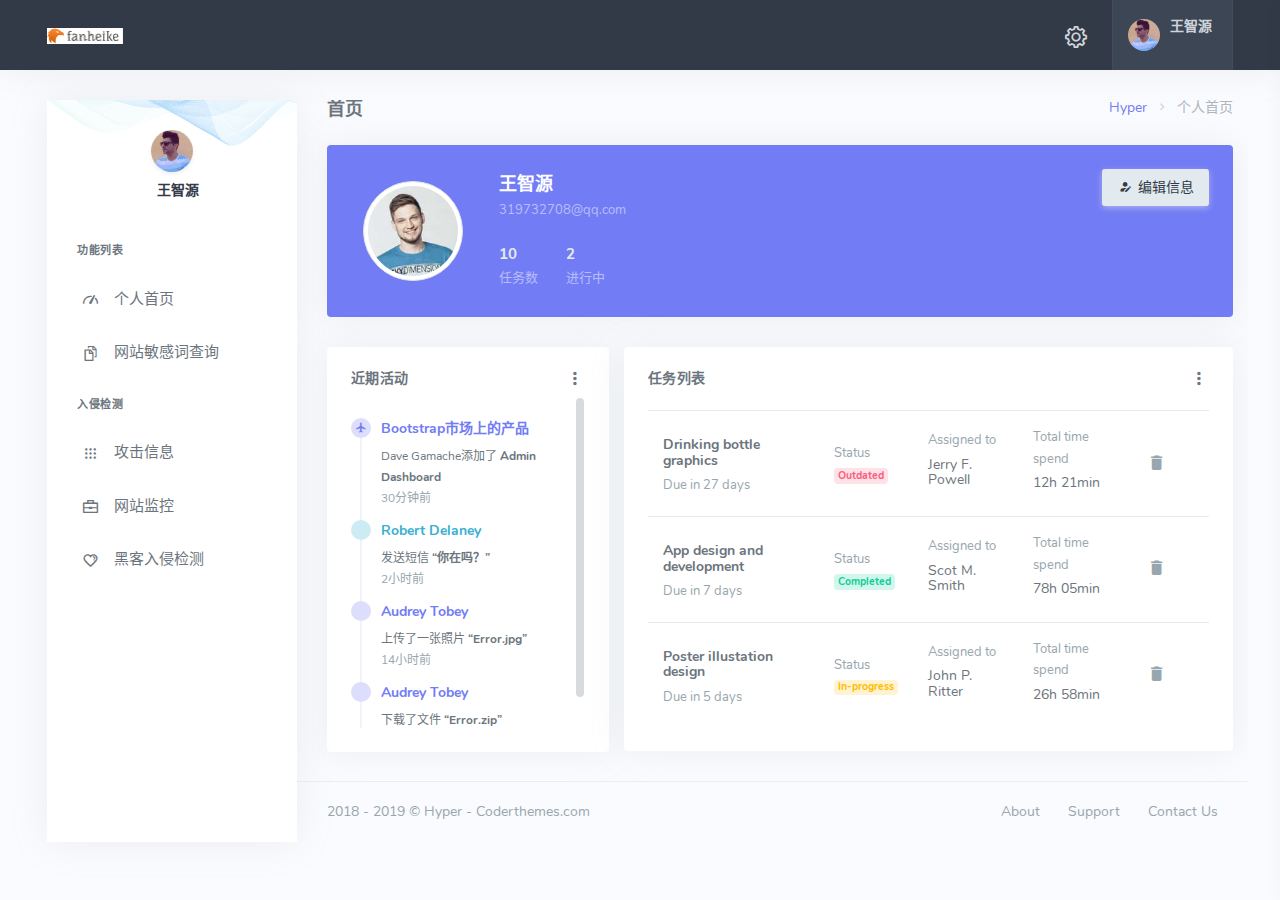
<file: src/main/webapp/index.html>
<!DOCTYPE html>
<html lang="zh-CN">

    <head>
        <meta charset="utf-8" />
        <title>首页</title>
        <meta name="viewport" content="width=device-width, initial-scale=1.0">
        <!-- App favicon -->
        <link rel="shortcut icon" href="assets/images/favicon.ico">

        <!-- App css -->
        <link href="assets/css/icons.min.css" rel="stylesheet" type="text/css" />
        <link href="assets/css/app.min.css" rel="stylesheet" type="text/css" />

    </head>

    <body>

    <!--modal start-->
    <div id="info-modal" class="modal fade" tabindex="-1" role="dialog" aria-hidden="true">
        <div class="modal-dialog">
            <div class="modal-content">
                <div class="modal-body">
                    <div class="text-center mt-2 mb-4">
                        <a href="index.html" class="text-success">
                            <span><img src="assets/images/logo-light.png" alt="" height="18"></span>
                        </a>
                    </div>
                    <form class="pl-3 pr-3" action="#">

                        <div class="form-group">
                            <label for="username">用户名</label>
                            <input class="form-control" type="text" id="username" required="" placeholder="">
                        </div>

                        <div class="form-group">
                            <label for="password">密码</label>
                            <input class="form-control" type="password" id="password" required="" placeholder="">
                        </div>

                        <div class="form-group">
                            <label for="email">邮箱</label>
                            <input class="form-control" type="email" id="email" required="" placeholder="">
                        </div>

                        <div class="form-group">
                            <label for="tel">联系方式</label>
                            <input class="form-control" type="tel" id="tel" required="" placeholder="">
                        </div>

                        <div class="form-group text-center">
                            <button class="btn btn-primary" type="submit">修改</button>
                        </div>

                    </form>
                </div>
            </div>
        </div>
    </div>
    <!--modal end-->

        <!-- Topbar Start -->
        <div class="navbar-custom topnav-navbar">
            <div class="container-fluid">
                <!-- LOGO -->
                <a href="index.html" class="topnav-logo">
                    <span class="topnav-logo-lg">
                        <img src="assets/images/logo-light.png" alt="" height="16">
                    </span>
                    <span class="topnav-logo-sm">
                        <img src="assets/images/logo_sm.png" alt="" height="16">
                    </span>
                </a>

                <ul class="list-unstyled topbar-right-menu float-right mb-0">
                    <li class="dropdown notification-list">
                        <a class="nav-link right-bar-toggle" href="javascript: void(0);">
                            <i class="dripicons-gear noti-icon"></i>
                        </a>
                    </li>
    
                    <li class="dropdown notification-list">
                        <a class="nav-link dropdown-toggle nav-user arrow-none mr-0" data-toggle="dropdown" id="topbar-userdrop" href="#" role="button" aria-haspopup="true"
                            aria-expanded="false">
                            <span class="account-user-avatar"> 
                                <img src="assets/images/users/avatar-1.jpg" alt="user-image" class="rounded-circle">
                            </span>
                            <span>
                                <span class="account-user-name">王智源</span>
                            </span>
                        </a>
                        <div class="dropdown-menu dropdown-menu-right dropdown-menu-animated topbar-dropdown-menu profile-dropdown" aria-labelledby="topbar-userdrop">
                            <!-- item-->
                            <div class=" dropdown-header noti-title">
                                <h6 class="text-overflow m-0">欢迎！</h6>
                            </div>
    
                            <!-- item-->
                            <a href="javascript:void(0);" class="dropdown-item notify-item">
                                <i class="mdi mdi-account-circle mr-1"></i>
                                <span>我的账户</span>
                            </a>
    
                            <!-- item-->
                            <a href="javascript:void(0);" class="dropdown-item notify-item">
                                <i class="mdi mdi-account-edit mr-1"></i>
                                <span>设置</span>
                            </a>
    
                            <!-- item-->
                            <a href="javascript:void(0);" class="dropdown-item notify-item">
                                <i class="mdi mdi-lifebuoy mr-1"></i>
                                <span>支持</span>
                            </a>
    
                            <!-- item-->
                            <a href="javascript:void(0);" class="dropdown-item notify-item">
                                <i class="mdi mdi-lock-outline mr-1"></i>
                                <span>锁定屏幕</span>
                            </a>
    
                            <!-- item-->
                            <a href="javascript:void(0);" class="dropdown-item notify-item">
                                <i class="mdi mdi-logout mr-1"></i>
                                <span>退出</span>
                            </a>
    
                        </div>
                    </li>

                </ul>
                <a class="button-menu-mobile disable-btn">
                    <div class="lines">
                        <span></span>
                        <span></span>
                        <span></span>
                    </div>
                </a>

            </div>
        </div>
        <!-- end Topbar -->


        <div class="container-fluid">

            <!-- Begin page -->
            <div class="wrapper">

                <!-- ============================================================== -->
                
                <!-- Start Page Content here -->
                <!-- ============================================================== -->

                <!-- Start Content-->

                <!-- ========== Left Sidebar Start ========== -->
                <div class="left-side-menu">

                    <div class="leftbar-user">
                        <a href="#">
                            <img src="assets/images/users/avatar-1.jpg" alt="user-image" height="42" class="rounded-circle shadow-sm">
                            <span class="leftbar-user-name">王智源</span>
                        </a>
                    </div>

                    <!--- Sidemenu -->
                    <ul class="metismenu side-nav">

                        <li class="side-nav-title side-nav-item">功能列表</li>

                        <li class="side-nav-item">
                            <a href="javascript: void(0);" class="side-nav-link">
                                <i class="dripicons-meter"></i>
                                <span> 个人首页 </span>
                            </a>
                        </li>
        
                        <li class="side-nav-item">
                            <a href="javascript: void(0);" class="side-nav-link">
                                <i class="dripicons-copy"></i>
                                <span> 网站敏感词查询 </span>
                            </a>
                        </li>

                        <li class="side-nav-title side-nav-item mt-1">入侵检测</li>

                        <li class="side-nav-item">
                            <a href="javascript: void(0);" class="side-nav-link">
                                <i class="dripicons-view-apps"></i>
                                <span> 攻击信息 </span>
                            </a>
                        </li>

                        <li class="side-nav-item">
                            <a href="javascript: void(0);" class="side-nav-link">
                                <i class="dripicons-briefcase"></i>
                                <span>网站监控</span>
                            </a>
                        </li>

                        <li class="side-nav-item">
                            <a href="widgets.html" class="side-nav-link">
                                <i class="dripicons-heart"></i>
                                <!--<span class="badge badge-light float-right">New</span>-->
                                <span>黑客入侵检测</span>
                            </a>
                        </li>
                    </ul>

                    <!-- End Sidebar -->
                    <div class="clearfix"></div>
                    <!-- Sidebar -left -->

                </div>
                <!-- Left Sidebar End -->

                <div class="content-page">
                    <div class="content">

                        <!-- start page title -->
                        <div class="row">
                            <div class="col-12">
                                <div class="page-title-box">
                                    <div class="page-title-right">
                                        <ol class="breadcrumb m-0">
                                            <li class="breadcrumb-item"><a href="javascript: void(0);">Hyper</a></li>

                                            <li class="breadcrumb-item active">个人首页</li>
                                        </ol>
                                    </div>
                                    <h4 class="page-title">首页</h4>
                                </div> <!-- end page-title-box -->
                            </div> <!-- end col-->
                        </div>

                        <div class="row">
                            <div class="col-sm-12">
                                <!-- Profile -->
                                <div class="card bg-primary">
                                    <div class="card-body profile-user-box">

                                        <div class="row">
                                            <div class="col-sm-8">
                                                <div class="media">
                                                    <span class="float-left m-2 mr-4"><img src="assets/images/users/avatar-2.jpg" style="height: 100px;" alt="" class="rounded-circle img-thumbnail"></span>
                                                    <div class="media-body">

                                                        <h4 class="mt-1 mb-1 text-white">王智源</h4>
                                                        <p class="font-13 text-white-50"> 319732708@qq.com</p>

                                                        <ul class="mb-0 list-inline text-light">
                                                            <li class="list-inline-item mr-3">
                                                                <h5 class="mb-1">10</h5>
                                                                <p class="mb-0 font-13 text-white-50">任务数</p>
                                                            </li>
                                                            <li class="list-inline-item">
                                                                <h5 class="mb-1">2</h5>
                                                                <p class="mb-0 font-13 text-white-50">进行中</p>
                                                            </li>
                                                        </ul>
                                                    </div> <!-- end media-body-->
                                                </div>
                                            </div> <!-- end col-->

                                            <div class="col-sm-4">
                                                <div class="text-center mt-sm-0 mt-3 text-sm-right">
                                                    <button type="button" class="btn btn-light" data-toggle="modal" data-target="#info-modal">
                                                        <i class="mdi mdi-account-edit mr-1"></i>编辑信息
                                                    </button>
                                                </div>
                                            </div> <!-- end col-->
                                        </div> <!-- end row -->

                                    </div> <!-- end card-body/ profile-user-box-->
                                </div><!--end profile/ card -->
                            </div> <!-- end col-->
                        </div>

                        
                    <div class="row">
                        <div class="col-lg-4">
                            <div class="card">
                                <div class="card-body">
                                    <div class="dropdown float-right">
                                        <a href="#" class="dropdown-toggle arrow-none card-drop" data-toggle="dropdown" aria-expanded="false">
                                            <i class="mdi mdi-dots-vertical"></i>
                                        </a>
                                        <div class="dropdown-menu dropdown-menu-right" x-placement="bottom-end" style="position: absolute; will-change: transform; top: 0px; left: 0px; transform: translate3d(20px, 22px, 0px);">
                                            <!-- item-->
                                            <a href="javascript:void(0);" class="dropdown-item"><font style="vertical-align: inherit;"><font style="vertical-align: inherit;">设置</font></font></a>
                                            <!-- item-->
                                            <a href="javascript:void(0);" class="dropdown-item"><font style="vertical-align: inherit;"><font style="vertical-align: inherit;">操作</font></font></a>
                                        </div>
                                    </div>
                                    <h4 class="header-title mb-2"><font style="vertical-align: inherit;"><font style="vertical-align: inherit;">近期活动</font></font></h4>

                                    <div class="slimScrollDiv" style="position: relative; overflow: hidden; width: auto; height: 456px;"><div class="slimscroll" style="max-height: 330px; overflow: hidden; width: auto; height: 456px;">
                                        <div class="timeline-alt pb-0">
                                            
                                            <div class="timeline-item">
                                                <i class="mdi mdi-airplane bg-primary-lighten text-primary timeline-icon"></i>
                                                <div class="timeline-item-info">
                                                    <a href="#" class="text-primary font-weight-bold mb-1 d-block"><font style="vertical-align: inherit;"><font style="vertical-align: inherit;">Bootstrap市场上的产品</font></font></a>
                                                    <small><font style="vertical-align: inherit;"><font style="vertical-align: inherit;">Dave Gamache添加了
                                                         </font></font><span class="font-weight-bold"><font style="vertical-align: inherit;"><font style="vertical-align: inherit;">Admin Dashboard</font></font></span>
                                                    </small>
                                                    <p class="mb-0 pb-2">
                                                        <small class="text-muted"><font style="vertical-align: inherit;"><font style="vertical-align: inherit;">30分钟前</font></font></small>
                                                    </p>
                                                </div>
                                            </div>

                                            <div class="timeline-item">
                                                <i class="mdi mdi-microphone bg-info-lighten text-info timeline-icon"></i>
                                                <div class="timeline-item-info">
                                                    <a href="#" class="text-info font-weight-bold mb-1 d-block"><font style="vertical-align: inherit;"><font style="vertical-align: inherit;">Robert Delaney </font></font></a>
                                                    <small><font style="vertical-align: inherit;"><font style="vertical-align: inherit;">发送短信
                                                         </font></font><span class="font-weight-bold"><font style="vertical-align: inherit;"><font style="vertical-align: inherit;">“你在吗？”</font></font></span>
                                                    </small>
                                                    <p class="mb-0 pb-2">
                                                        <small class="text-muted"><font style="vertical-align: inherit;"><font style="vertical-align: inherit;">2小时前</font></font></small>
                                                    </p>
                                                </div>
                                            </div>

                                            <div class="timeline-item">
                                                <i class="mdi mdi-upload bg-primary-lighten text-primary timeline-icon"></i>
                                                <div class="timeline-item-info">
                                                    <a href="#" class="text-primary font-weight-bold mb-1 d-block"><font style="vertical-align: inherit;"><font style="vertical-align: inherit;">Audrey Tobey </font></font></a>
                                                    <small><font style="vertical-align: inherit;"><font style="vertical-align: inherit;">上传了一张照片
                                                         </font></font><span class="font-weight-bold"><font style="vertical-align: inherit;"><font style="vertical-align: inherit;">“Error.jpg”</font></font></span>
                                                    </small>
                                                    <p class="mb-0 pb-2">
                                                        <small class="text-muted"><font style="vertical-align: inherit;"><font style="vertical-align: inherit;">14小时前</font></font></small>
                                                    </p>
                                                </div>
                                            </div>

                                            <div class="timeline-item">
                                                <i class="mdi mdi-upload bg-primary-lighten text-primary timeline-icon"></i>
                                                <div class="timeline-item-info">
                                                    <a href="#" class="text-primary font-weight-bold mb-1 d-block"><font style="vertical-align: inherit;"><font style="vertical-align: inherit;">Audrey Tobey </font></font></a>
                                                    <small><font style="vertical-align: inherit;"><font style="vertical-align: inherit;">下载了文件
                                                         </font></font><span class="font-weight-bold"><font style="vertical-align: inherit;"><font style="vertical-align: inherit;">“Error.zip”</font></font></span>
                                                    </small>
                                                    <p class="mb-0 pb-2">
                                                        <small class="text-muted"><font style="vertical-align: inherit;"><font style="vertical-align: inherit;">22小时前</font></font></small>
                                                    </p>
                                                </div>
                                            </div>



                                        </div>
                                        <!-- end timeline -->
                                    </div><div class="slimScrollBar" style="background: rgb(158, 165, 171); width: 8px; position: absolute; top: 0px; opacity: 0.4; display: none; border-radius: 7px; z-index: 99; right: 1px; height: 247.5px;"></div><div class="slimScrollRail" style="width: 8px; height: 100%; position: absolute; top: 0px; display: none; border-radius: 7px; background: rgb(51, 51, 51); opacity: 0.2; z-index: 90; right: 1px;"></div></div> <!-- end slimscroll -->
                                </div>
                                <!-- end card-body -->
                            </div>
                            <!-- end card-->
                        </div>

                        <div class="col-xl-8" style="padding-left: 0px;">
                            <div class="card">
                                <div class="card-body">
                                    <div class="dropdown float-right">
                                        <a href="#" class="dropdown-toggle arrow-none card-drop" data-toggle="dropdown" aria-expanded="false">
                                            <i class="mdi mdi-dots-vertical"></i>
                                        </a>
                                        <div class="dropdown-menu dropdown-menu-right">
                                            <!-- item-->
                                            <a href="javascript:void(0);" class="dropdown-item">Weekly Report</a>
                                            <!-- item-->
                                            <a href="javascript:void(0);" class="dropdown-item">Monthly Report</a>
                                            <!-- item-->
                                            <a href="javascript:void(0);" class="dropdown-item">Action</a>
                                            <!-- item-->
                                            <a href="javascript:void(0);" class="dropdown-item">Settings</a>
                                        </div>
                                    </div>
                                    <h4 class="header-title mb-3">任务列表</h4>

                                    <!-- <p><b>107</b> Tasks completed out of 195</p> -->

                                    <div class="table-responsive">
                                        <table class="table table-centered table-hover mb-0">
                                            <tbody>                                       
                                                <tr>
                                                    <td>
                                                        <h5 class="font-14 my-1"><a href="javascript:void(0);" class="text-body">Drinking bottle graphics</a></h5>
                                                        <span class="text-muted font-13">Due in 27 days</span>
                                                    </td>
                                                    <td>
                                                        <span class="text-muted font-13">Status</span> <br/>
                                                        <span class="badge badge-danger-lighten">Outdated</span>
                                                    </td>
                                                    <td>
                                                        <span class="text-muted font-13">Assigned to</span>
                                                        <h5 class="font-14 mt-1 font-weight-normal">Jerry F. Powell</h5>
                                                    </td>
                                                    <td>
                                                        <span class="text-muted font-13">Total time spend</span>
                                                        <h5 class="font-14 mt-1 font-weight-normal">12h 21min</h5>
                                                    </td>
                                                    <td class="table-action" style="width: 90px;">
                                                        <a href="javascript: void(0);" class="action-icon"> <i class="mdi mdi-pencil"></i></a>
                                                        <a href="javascript: void(0);" class="action-icon"> <i class="mdi mdi-delete"></i></a>
                                                    </td>
                                                </tr>
                                                <tr>
                                                    <td>
                                                        <h5 class="font-14 my-1"><a href="javascript:void(0);" class="text-body">App design and development</a></h5>
                                                        <span class="text-muted font-13">Due in 7 days</span>
                                                    </td>
                                                    <td>
                                                        <span class="text-muted font-13">Status</span> <br/>
                                                        <span class="badge badge-success-lighten">Completed</span>
                                                    </td>
                                                    <td>
                                                        <span class="text-muted font-13">Assigned to</span>
                                                        <h5 class="font-14 mt-1 font-weight-normal">Scot M. Smith</h5>
                                                    </td>
                                                    <td>
                                                        <span class="text-muted font-13">Total time spend</span>
                                                        <h5 class="font-14 mt-1 font-weight-normal">78h 05min</h5>
                                                    </td>
                                                    <td class="table-action" style="width: 90px;">
                                                        <a href="javascript: void(0);" class="action-icon"> <i class="mdi mdi-pencil"></i></a>
                                                        <a href="javascript: void(0);" class="action-icon"> <i class="mdi mdi-delete"></i></a>
                                                    </td>
                                                </tr>
                                                <tr>
                                                    <td>
                                                        <h5 class="font-14 my-1"><a href="javascript:void(0);" class="text-body">Poster illustation design</a></h5>
                                                        <span class="text-muted font-13">Due in 5 days</span>
                                                    </td>
                                                    <td>
                                                        <span class="text-muted font-13">Status</span> <br/>
                                                        <span class="badge badge-warning-lighten">In-progress</span>
                                                    </td>
                                                    <td>
                                                        <span class="text-muted font-13">Assigned to</span>
                                                        <h5 class="font-14 mt-1 font-weight-normal">John P. Ritter</h5>
                                                    </td>
                                                    <td>
                                                        <span class="text-muted font-13">Total time spend</span>
                                                        <h5 class="font-14 mt-1 font-weight-normal">26h 58min</h5>
                                                    </td>
                                                    <td class="table-action" style="width: 90px;">
                                                        <a href="javascript: void(0);" class="action-icon"> <i class="mdi mdi-pencil"></i></a>
                                                        <a href="javascript: void(0);" class="action-icon"> <i class="mdi mdi-delete"></i></a>
                                                    </td>
                                                </tr>
                                                
                                            </tbody>
                                        </table>
                                    </div> <!-- end table-responsive-->

                                </div> <!-- end card body-->
                            </div> <!-- end card -->
                        </div><!-- end col-->
                    </div>

                        <!-- ======================================================================================= -->
                        <!-- end page title -->

                    </div> <!-- content -->

                    <!-- Footer Start -->
                    <footer class="footer">
                        <div class="row">
                            <div class="col-md-6">
                                2018 - 2019 © Hyper - Coderthemes.com
                            </div>
                            <div class="col-md-6">
                                <div class="text-md-right footer-links d-none d-md-block">
                                    <a href="javascript: void(0);">About</a>
                                    <a href="javascript: void(0);">Support</a>
                                    <a href="javascript: void(0);">Contact Us</a>
                                </div>
                            </div>
                        </div>
                    </footer>
                    <!-- end Footer -->
                </div> <!-- content-page -->

            </div> <!-- end wrapper-->

            <!-- ============================================================== -->
            <!-- End Page content -->
            <!-- ============================================================== -->


        </div>
        <!-- END Container -->


        <!-- Right Sidebar -->
        <div class="right-bar">

            <div class="rightbar-title">
                <a href="javascript:void(0);" class="right-bar-toggle float-right">
                    <i class="dripicons-cross noti-icon"></i>
                </a>
                <h5 class="m-0">Settings</h5>
            </div>

            <div class="slimscroll-menu rightbar-content">

                <!-- Settings -->
                <hr class="mt-0" />
                <h5 class="pl-3">Basic Settings</h5>
                <hr class="mb-0" />

                <div class="p-3">
                    <div class="custom-control custom-checkbox mb-2">
                        <input type="checkbox" class="custom-control-input" id="notifications-check" checked>
                        <label class="custom-control-label" for="notifications-check">Notifications</label>
                    </div>

                    <div class="custom-control custom-checkbox mb-2">
                        <input type="checkbox" class="custom-control-input" id="api-access-check">
                        <label class="custom-control-label" for="api-access-check">API Access</label>
                    </div>

                    <div class="custom-control custom-checkbox mb-2">
                        <input type="checkbox" class="custom-control-input" id="auto-updates-check" checked>
                        <label class="custom-control-label" for="auto-updates-check">Auto Updates</label>
                    </div>

                    <div class="custom-control custom-checkbox mb-2">
                        <input type="checkbox" class="custom-control-input" id="online-status-check" checked>
                        <label class="custom-control-label" for="online-status-check">Online Status</label>
                    </div>

                    <div class="custom-control custom-checkbox mb-2">
                        <input type="checkbox" class="custom-control-input" id="auto-payout-check">
                        <label class="custom-control-label" for="auto-payout-check">Auto Payout</label>
                    </div>

                </div>


                <!-- Timeline -->
                <hr class="mt-0" />
                <h5 class="pl-3">Recent Activity</h5>
                <hr class="mb-0" />
                <div class="pl-2 pr-2">
                    <div class="timeline-alt">
                        <div class="timeline-item">
                            <i class="mdi mdi-upload bg-info-lighten text-info timeline-icon"></i>
                            <div class="timeline-item-info">
                                <a href="#" class="text-info font-weight-bold mb-1 d-block">You sold an item</a>
                                <small>Paul Burgess just purchased “Hyper - Admin Dashboard”!</small>
                                <p class="mb-0 pb-2">
                                    <small class="text-muted">5 minutes ago</small>
                                </p>
                            </div>
                        </div>

                        <div class="timeline-item">
                            <i class="mdi mdi-airplane bg-primary-lighten text-primary timeline-icon"></i>
                            <div class="timeline-item-info">
                                <a href="#" class="text-primary font-weight-bold mb-1 d-block">Product on the Bootstrap Market</a>
                                <small>Dave Gamache added
                                    <span class="font-weight-bold">Admin Dashboard</span>
                                </small>
                                <p class="mb-0 pb-2">
                                    <small class="text-muted">30 minutes ago</small>
                                </p>
                            </div>
                        </div>

                        <div class="timeline-item">
                            <i class="mdi mdi-microphone bg-info-lighten text-info timeline-icon"></i>
                            <div class="timeline-item-info">
                                <a href="#" class="text-info font-weight-bold mb-1 d-block">Robert Delaney</a>
                                <small>Send you message
                                    <span class="font-weight-bold">"Are you there?"</span>
                                </small>
                                <p class="mb-0 pb-2">
                                    <small class="text-muted">2 hours ago</small>
                                </p>
                            </div>
                        </div>

                        <div class="timeline-item">
                            <i class="mdi mdi-upload bg-primary-lighten text-primary timeline-icon"></i>
                            <div class="timeline-item-info">
                                <a href="#" class="text-primary font-weight-bold mb-1 d-block">Audrey Tobey</a>
                                <small>Uploaded a photo
                                    <span class="font-weight-bold">"Error.jpg"</span>
                                </small>
                                <p class="mb-0 pb-2">
                                    <small class="text-muted">14 hours ago</small>
                                </p>
                            </div>
                        </div>

                        <div class="timeline-item">
                            <i class="mdi mdi-upload bg-info-lighten text-info timeline-icon"></i>
                            <div class="timeline-item-info">
                                <a href="#" class="text-info font-weight-bold mb-1 d-block">You sold an item</a>
                                <small>Paul Burgess just purchased “Hyper - Admin Dashboard”!</small>
                                <p class="mb-0 pb-2">
                                    <small class="text-muted">1 day ago</small>
                                </p>
                            </div>
                        </div>

                    </div>
                </div>
            </div>
        </div>


        <div class="rightbar-overlay"></div>
        <!-- /Right-bar -->


        <!-- App js -->
        <script src="assets/js/app.min.js"></script>

    </body>

</html>
</file>
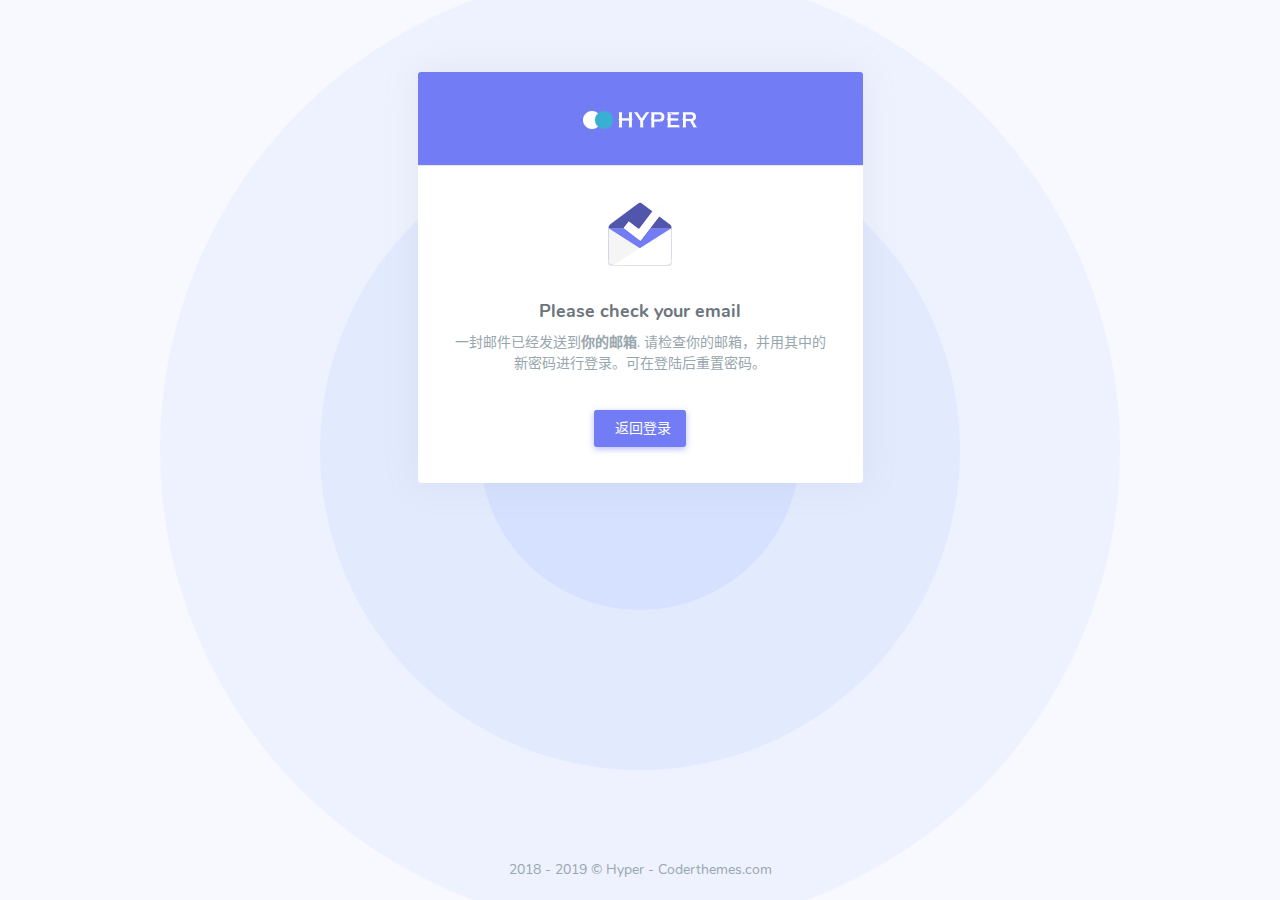
<file: src/main/webapp/confirm-mail.html>
<!DOCTYPE html>
<html lang="zh-CN">
    <head>
        <meta charset="utf-8" />
        <title>Hyper - Responsive Bootstrap 4 Admin Dashboard</title>
        <meta name="viewport" content="width=device-width, initial-scale=1.0">
        <meta content="A fully featured admin theme which can be used to build CRM, CMS, etc." name="description" />
        <meta content="Coderthemes" name="author" />
        <!-- App favicon -->
        <link rel="shortcut icon" href="assets/images/favicon.ico">

        <!-- App css -->
        <link href="assets/css/icons.min.css" rel="stylesheet" type="text/css" />
        <link href="assets/css/app.min.css" rel="stylesheet" type="text/css" />

    </head>

    <body class="authentication-bg">

        <div class="account-pages mt-5 mb-5">
            <div class="container">
                <div class="row justify-content-center">
                    <div class="col-lg-5">
                        <div class="card">
                            <!-- Logo -->
                            <div class="card-header pt-4 pb-4 text-center bg-primary">
                                <a href="index.html">
                                    <span><img src="assets/images/logo.png" alt="" height="18"></span>
                                </a>
                            </div>

                            <div class="card-body p-4">
                                
                                <div class="text-center m-auto">
                                    <img src="assets/images/mail_sent.svg" alt="mail sent image" height="64" />
                                    <h4 class="text-dark-50 text-center mt-4 font-weight-bold">Please check your email</h4>
                                    <p class="text-muted mb-4">
                                        一封邮件已经发送到<b>你的邮箱</b>.
                                        请检查你的邮箱，并用其中的新密码进行登录。可在登陆后重置密码。
                                    </p>
                                </div>

                                <form action="index.html">
                                    <div class="form-group mb-0 text-center">
                                        <button class="btn btn-primary" type="submit"><i class="mdi mdi-home mr-1"></i> 返回登录</button>
                                    </div>
                                </form>

                            </div> <!-- end card-body-->
                        </div>
                        <!-- end card-->
                        
                    </div> <!-- end col -->
                </div>
                <!-- end row -->
            </div>
            <!-- end container -->
        </div>
        <!-- end page -->

        <footer class="footer footer-alt">
            2018 - 2019 © Hyper - Coderthemes.com
        </footer>

        <!-- App js -->
        <script src="assets/js/app.min.js"></script>
    </body>
</html>
</file>
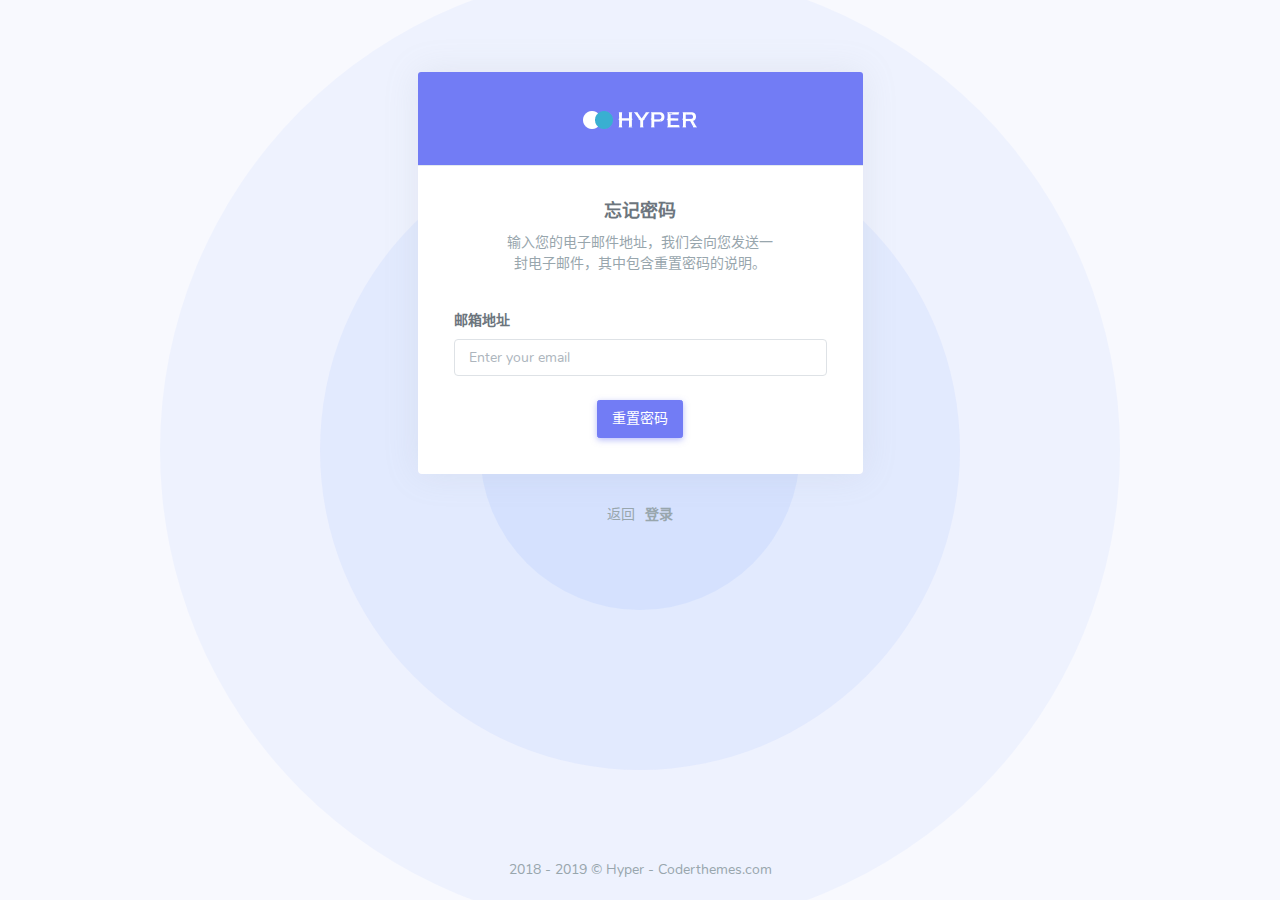
<file: src/main/webapp/recoverpw.html>
<!DOCTYPE html>
<html lang="zh-CN">
    <head>
        <meta charset="utf-8" />
        <title>忘记密码</title>
        <meta name="viewport" content="width=device-width, initial-scale=1.0">
        <meta content="A fully featured admin theme which can be used to build CRM, CMS, etc." name="description" />
        <meta content="Coderthemes" name="author" />
        <!-- App favicon -->
        <link rel="shortcut icon" href="assets/images/favicon.ico">

        <!-- App css -->
        <link href="assets/css/icons.min.css" rel="stylesheet" type="text/css" />
        <link href="assets/css/app.min.css" rel="stylesheet" type="text/css" />

    </head>

    <body class="authentication-bg">

        <div class="account-pages mt-5 mb-5">
            <div class="container">
                <div class="row justify-content-center">
                    <div class="col-lg-5">
                        <div class="card">
                            <!-- Logo -->
                            <div class="card-header pt-4 pb-4 text-center bg-primary">
                                <a href="index.html">
                                    <span><img src="assets/images/logo.png" alt="" height="18"></span>
                                </a>
                            </div>
                            
                            <div class="card-body p-4">
                                
                                <div class="text-center w-75 m-auto">
                                    <h4 class="text-dark-50 text-center mt-0 font-weight-bold">忘记密码</h4>
                                    <p class="text-muted mb-4">输入您的电子邮件地址，我们会向您发送一封电子邮件，其中包含重置密码的说明。</p>
                                </div>

                                <form action="#" id="mail-form">
                                    <div class="form-group mb-3">
                                        <label for="emailaddress">邮箱地址</label>
                                        <input class="form-control" name="email" type="email" id="emailaddress" required="" placeholder="Enter your email">
                                    </div>

                                    <div class="form-group mb-0 text-center">
                                        <button class="btn btn-primary" type="button" onclick="sendmail()">重置密码</button>
                                    </div>
                                </form>
                            </div> <!-- end card-body-->
                        </div>
                        <!-- end card -->

                        <div class="row mt-3">
                            <div class="col-12 text-center">
                                <p class="text-muted">返回 <a href="login.html" class="text-muted ml-1"><b>登录</b></a></p>
                            </div> <!-- end col -->
                        </div>
                        <!-- end row -->

                    </div> <!-- end col -->
                </div>
                <!-- end row -->
            </div>
            <!-- end container -->
        </div>
        <!-- end page -->

        <footer class="footer footer-alt">
            2018 - 2019 © Hyper - Coderthemes.com
        </footer>

        <!-- App js -->
        <script src="assets/js/app.min.js"></script>
        <script>
            function sendmail() {
                $.ajax({
                    type: "post",
                    url: "EmailServlet",
                    data: $('#mail-form').serialize(),
                    dataType: "json",
                    success: function (data) {
                        console.log(data)
                        // var res = $.parseJSON(data)
                        if (data.toString()=="fail"){
                            alert("服务器繁忙，请稍后再试")
                        }
                        window.location="http://localhost:8080/AI_war_exploded/confirm-mail.html";
                    }
                });
            }
        </script>
    </body>
</html>
</file>
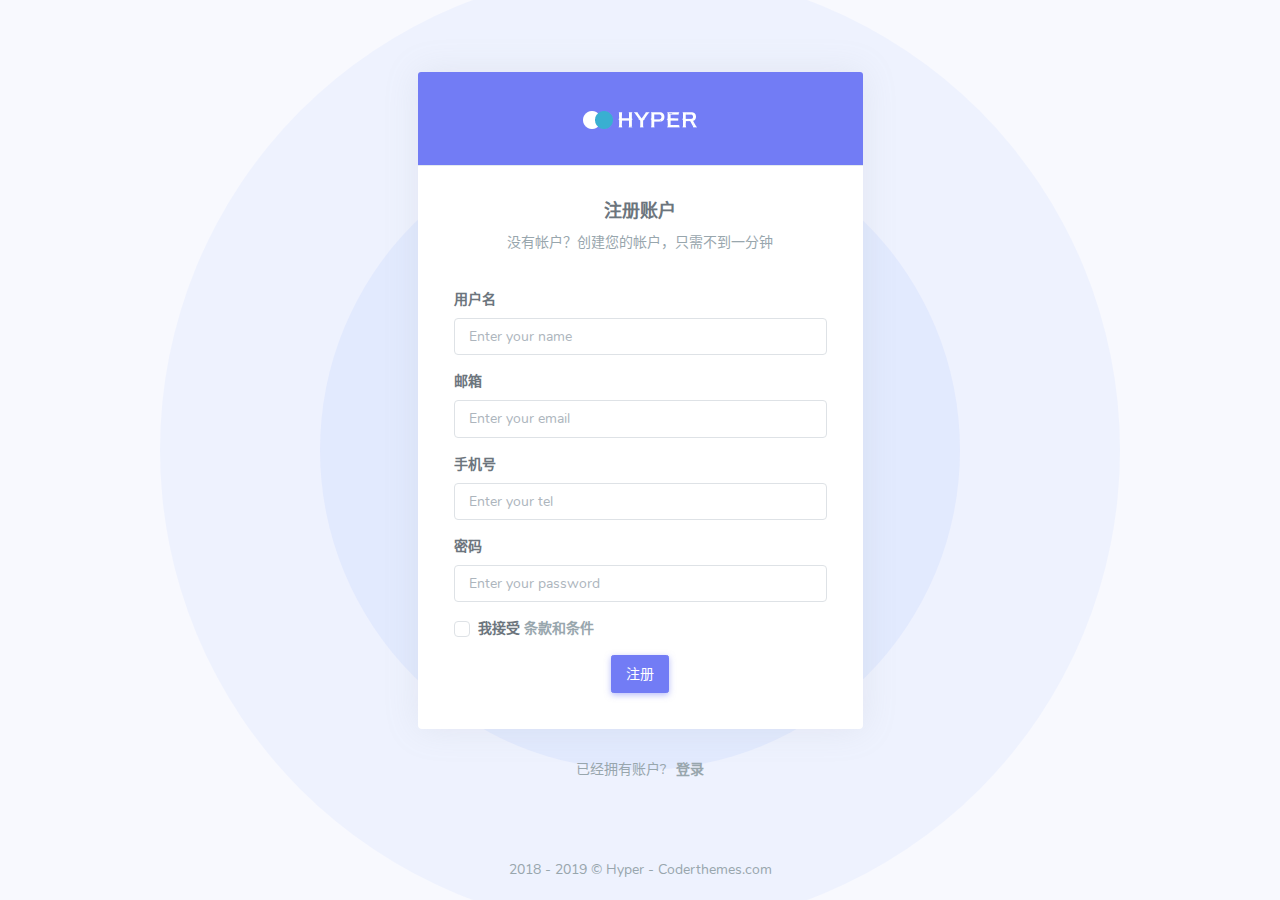
<file: src/main/webapp/register.html>
<!DOCTYPE html>
<html lang="zh-CN">
    <head>
        <meta charset="utf-8" />
        <title>注册账户</title>
        <meta name="viewport" content="width=device-width, initial-scale=1.0">
        <meta content="A fully featured admin theme which can be used to build CRM, CMS, etc." name="description" />
        <meta content="Coderthemes" name="author" />
        <!-- App favicon -->
        <link rel="shortcut icon" href="assets/images/favicon.ico">

        <!-- App css -->
        <link href="assets/css/icons.min.css" rel="stylesheet" type="text/css" />
        <link href="assets/css/app.min.css" rel="stylesheet" type="text/css" />

    </head>

    <body class="authentication-bg">

        <div class="account-pages mt-5 mb-5">
            <div class="container">
                <div class="row justify-content-center">
                    <div class="col-lg-5">
                        <div class="card">
                            <!-- Logo-->
                            <div class="card-header pt-4 pb-4 text-center bg-primary">
                                <a href="index.html">
                                    <span><img src="assets/images/logo.png" alt="" height="18"></span>
                                </a>
                            </div>

                            <div class="card-body p-4">
                                
                                <div class="text-center w-75 m-auto">
                                    <h4 class="text-dark-50 text-center mt-0 font-weight-bold">注册账户</h4>
                                    <p class="text-muted mb-4">没有帐户？创建您的帐户，只需不到一分钟 </p>
                                </div>

                                <form action="#" id="regeister-from">

                                    <div class="form-group">
                                        <label for="username">用户名</label>
                                        <input class="form-control" type="text" name="username" id="username" placeholder="Enter your name" required>
                                    </div>

                                    <div class="form-group">
                                        <label for="email">邮箱</label>
                                        <input class="form-control" type="email" name="email" id="email" required placeholder="Enter your email">
                                    </div>

                                    <div class="form-group">
                                        <label for="tel">手机号</label>
                                        <input class="form-control" type="tel" name="tel" id="tel" required placeholder="Enter your tel">
                                    </div>

                                    <div class="form-group">
                                        <label for="password">密码</label>
                                        <input class="form-control" type="password" name="password" required id="password" placeholder="Enter your password">
                                    </div>

                                    <div class="form-group">
                                        <div class="custom-control custom-checkbox">
                                            <input type="checkbox" class="custom-control-input" id="checkbox-signup">
                                            <label class="custom-control-label" for="checkbox-signup">我接受 <a href="#" class="text-muted">条款和条件</a></label>
                                        </div>
                                    </div>

                                    <div class="form-group mb-0 text-center">
                                        <button class="btn btn-primary" type="button" onclick="regeister()"> 注册 </button>
                                    </div>

                                </form>
                            </div> <!-- end card-body -->
                        </div>
                        <!-- end card -->

                        <div class="row mt-3">
                            <div class="col-12 text-center">
                                <p class="text-muted">已经拥有账户? <a href="login.html" class="text-muted ml-1"><b>登录</b></a></p>
                            </div> <!-- end col-->
                        </div>
                        <!-- end row -->

                    </div> <!-- end col -->
                </div>
                <!-- end row -->
            </div>
            <!-- end container -->
        </div>
        <!-- end page -->

        <footer class="footer footer-alt">
            2018 - 2019 © Hyper - Coderthemes.com
        </footer>

        <!-- App js -->
        <script src="assets/js/app.min.js"></script>
        <script>
            function regeister() {
                $.ajax({
                    type: "post",
                    url: "RegServlet",
                    data: $('#regeister-from').serialize(),
                    dataType: "json",
                    success: function (data) {
                        if (data.fail1!=null){
                            alert("手机号或者邮箱已经存在")
                        }else if (data.fail2!=null) {
                            alert("服务器繁忙，请稍后再试")
                        }else {
                            alert("注册成功,请登录")
                            window.location="http://localhost:8080/AI_war_exploded/login.html";
                        }
                    }
                });
            }
        </script>
    </body>
</html>
</file>
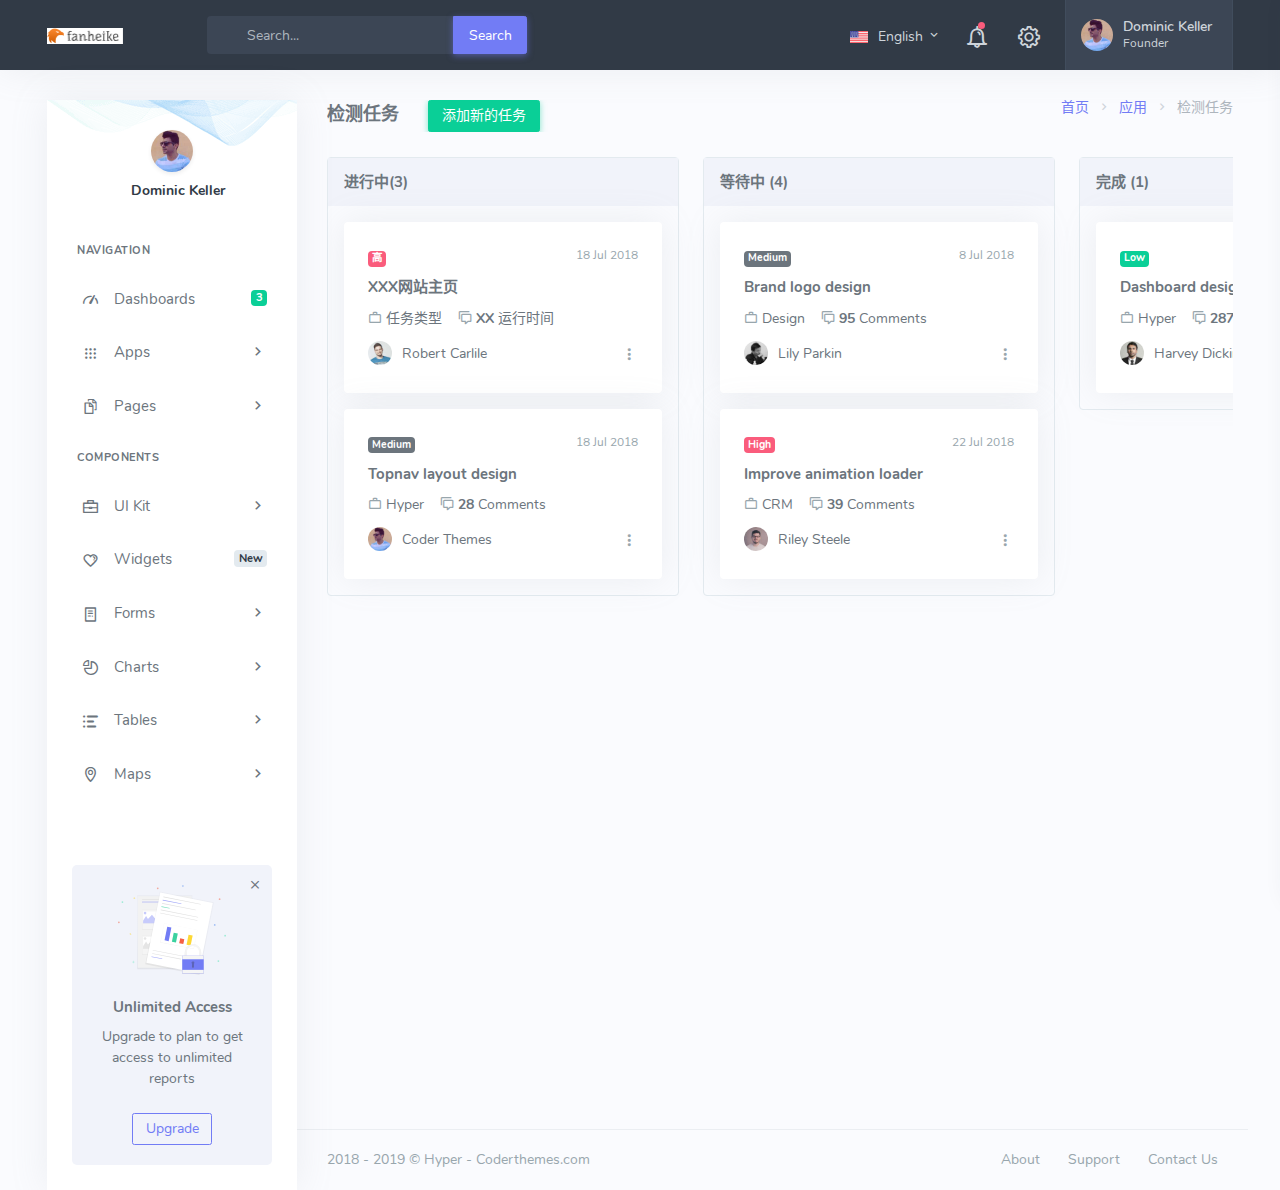
<file: src/main/webapp/tasks.html>
<!DOCTYPE html>
<html lang="zh-CN">

    <head>
        <meta charset="utf-8" />
        <title>检测任务</title>
        <meta name="viewport" content="width=device-width, initial-scale=1.0">
        <meta content="A fully featured admin theme which can be used to build CRM, CMS, etc." name="description" />
        <meta content="Coderthemes" name="author" />
        <!-- App favicon -->
        <link rel="shortcut icon" href="assets/images/favicon.ico">

        <!-- App css -->
        <link href="assets/css/icons.min.css" rel="stylesheet" type="text/css" />
        <link href="assets/css/app.min.css" rel="stylesheet" type="text/css" />

    </head>

    <body>

        <!-- Topbar Start -->
        <div class="navbar-custom topnav-navbar">
            <div class="container-fluid">

                <!-- LOGO -->
                <a href="index.html" class="topnav-logo">
                    <span class="topnav-logo-lg">
                        <img src="assets/images/logo-light.png" alt="" height="16">
                    </span>
                    <span class="topnav-logo-sm">
                        <img src="assets/images/logo_sm.png" alt="" height="16">
                    </span>
                </a>

                <ul class="list-unstyled topbar-right-menu float-right mb-0">

                    <li class="dropdown notification-list topbar-dropdown d-none d-lg-block">
                        <a class="nav-link dropdown-toggle arrow-none" data-toggle="dropdown" id="topbar-languagedrop" href="#" role="button" aria-haspopup="true" aria-expanded="false">
                            <img src="assets/images/flags/us.jpg" alt="user-image" class="mr-1" height="12"> <span class="align-middle">English</span> <i class="mdi mdi-chevron-down"></i>
                        </a>
                        <div class="dropdown-menu dropdown-menu-right dropdown-menu-animated topbar-dropdown-menu" aria-labelledby="topbar-languagedrop">
    
                            <!-- item-->
                            <a href="javascript:void(0);" class="dropdown-item notify-item">
                                <img src="assets/images/flags/germany.jpg" alt="user-image" class="mr-1" height="12"> <span class="align-middle">German</span>
                            </a>
    
                            <!-- item-->
                            <a href="javascript:void(0);" class="dropdown-item notify-item">
                                <img src="assets/images/flags/italy.jpg" alt="user-image" class="mr-1" height="12"> <span class="align-middle">Italian</span>
                            </a>
                    
                            <!-- item-->
                            <a href="javascript:void(0);" class="dropdown-item notify-item">
                                <img src="assets/images/flags/spain.jpg" alt="user-image" class="mr-1" height="12"> <span class="align-middle">Spanish</span>
                            </a>
    
                            <!-- item-->
                            <a href="javascript:void(0);" class="dropdown-item notify-item">
                                <img src="assets/images/flags/russia.jpg" alt="user-image" class="mr-1" height="12"> <span class="align-middle">Russian</span>
                            </a>
    
                        </div>
                    </li>
    
                    <li class="dropdown notification-list">
                        <a class="nav-link dropdown-toggle arrow-none" data-toggle="dropdown" href="#" id="topbar-notifydrop" role="button" aria-haspopup="true" aria-expanded="false">
                            <i class="dripicons-bell noti-icon"></i>
                            <span class="noti-icon-badge"></span>
                        </a>
                        <div class="dropdown-menu dropdown-menu-right dropdown-menu-animated dropdown-lg" aria-labelledby="topbar-notifydrop">
    
                            <!-- item-->
                            <div class="dropdown-item noti-title">
                                <h5 class="m-0">
                                    <span class="float-right">
                                        <a href="javascript: void(0);" class="text-dark">
                                            <small>Clear All</small>
                                        </a>
                                    </span>Notification
                                </h5>
                            </div>
    
                            <div class="slimscroll" style="max-height: 230px;">
                                <!-- item-->
                                <a href="javascript:void(0);" class="dropdown-item notify-item">
                                    <div class="notify-icon bg-primary">
                                        <i class="mdi mdi-comment-account-outline"></i>
                                    </div>
                                    <p class="notify-details">Caleb Flakelar commented on Admin
                                        <small class="text-muted">1 min ago</small>
                                    </p>
                                </a>
    
                                <!-- item-->
                                <a href="javascript:void(0);" class="dropdown-item notify-item">
                                    <div class="notify-icon bg-info">
                                        <i class="mdi mdi-account-plus"></i>
                                    </div>
                                    <p class="notify-details">New user registered.
                                        <small class="text-muted">5 hours ago</small>
                                    </p>
                                </a>
    
                                <!-- item-->
                                <a href="javascript:void(0);" class="dropdown-item notify-item">
                                    <div class="notify-icon">
                                        <img src="assets/images/users/avatar-2.jpg" class="img-fluid rounded-circle" alt="" /> </div>
                                    <p class="notify-details">Cristina Pride</p>
                                    <p class="text-muted mb-0 user-msg">
                                        <small>Hi, How are you? What about our next meeting</small>
                                    </p>
                                </a>
    
                                <!-- item-->
                                <a href="javascript:void(0);" class="dropdown-item notify-item">
                                    <div class="notify-icon bg-primary">
                                        <i class="mdi mdi-comment-account-outline"></i>
                                    </div>
                                    <p class="notify-details">Caleb Flakelar commented on Admin
                                        <small class="text-muted">4 days ago</small>
                                    </p>
                                </a>
    
                                <!-- item-->
                                <a href="javascript:void(0);" class="dropdown-item notify-item">
                                    <div class="notify-icon">
                                        <img src="assets/images/users/avatar-4.jpg" class="img-fluid rounded-circle" alt="" /> </div>
                                    <p class="notify-details">Karen Robinson</p>
                                    <p class="text-muted mb-0 user-msg">
                                        <small>Wow ! this admin looks good and awesome design</small>
                                    </p>
                                </a>
    
                                <!-- item-->
                                <a href="javascript:void(0);" class="dropdown-item notify-item">
                                    <div class="notify-icon bg-info">
                                        <i class="mdi mdi-heart"></i>
                                    </div>
                                    <p class="notify-details">Carlos Crouch liked
                                        <b>Admin</b>
                                        <small class="text-muted">13 days ago</small>
                                    </p>
                                </a>
                            </div>
    
                            <!-- All-->
                            <a href="javascript:void(0);" class="dropdown-item text-center text-primary notify-item notify-all">
                                View All
                            </a>
    
                        </div>
                    </li>

                    <li class="dropdown notification-list">
                        <a class="nav-link right-bar-toggle" href="javascript: void(0);">
                            <i class="dripicons-gear noti-icon"></i>
                        </a>
                    </li>
    
                    <li class="dropdown notification-list">
                        <a class="nav-link dropdown-toggle nav-user arrow-none mr-0" data-toggle="dropdown" id="topbar-userdrop" href="#" role="button" aria-haspopup="true"
                            aria-expanded="false">
                            <span class="account-user-avatar"> 
                                <img src="assets/images/users/avatar-1.jpg" alt="user-image" class="rounded-circle">
                            </span>
                            <span>
                                <span class="account-user-name">Dominic Keller</span>
                                <span class="account-position">Founder</span>
                            </span>
                        </a>
                        <div class="dropdown-menu dropdown-menu-right dropdown-menu-animated topbar-dropdown-menu profile-dropdown" aria-labelledby="topbar-userdrop">
                            <!-- item-->
                            <div class=" dropdown-header noti-title">
                                <h6 class="text-overflow m-0">Welcome !</h6>
                            </div>
    
                            <!-- item-->
                            <a href="javascript:void(0);" class="dropdown-item notify-item">
                                <i class="mdi mdi-account-circle mr-1"></i>
                                <span>My Account</span>
                            </a>
    
                            <!-- item-->
                            <a href="javascript:void(0);" class="dropdown-item notify-item">
                                <i class="mdi mdi-account-edit mr-1"></i>
                                <span>Settings</span>
                            </a>
    
                            <!-- item-->
                            <a href="javascript:void(0);" class="dropdown-item notify-item">
                                <i class="mdi mdi-lifebuoy mr-1"></i>
                                <span>Support</span>
                            </a>
    
                            <!-- item-->
                            <a href="javascript:void(0);" class="dropdown-item notify-item">
                                <i class="mdi mdi-lock-outline mr-1"></i>
                                <span>Lock Screen</span>
                            </a>
    
                            <!-- item-->
                            <a href="javascript:void(0);" class="dropdown-item notify-item">
                                <i class="mdi mdi-logout mr-1"></i>
                                <span>Logout</span>
                            </a>
    
                        </div>
                    </li>

                </ul>
                <a class="button-menu-mobile disable-btn">
                    <div class="lines">
                        <span></span>
                        <span></span>
                        <span></span>
                    </div>
                </a>
                <div class="app-search">
                    <form>
                        <div class="input-group">
                            <input type="text" class="form-control" placeholder="Search...">
                            <span class="mdi mdi-magnify"></span>
                            <div class="input-group-append">
                                <button class="btn btn-primary" type="submit">Search</button>
                            </div>
                        </div>
                    </form>
                </div>
            </div>
        </div>
        <!-- end Topbar -->


        <div class="container-fluid">

            <!-- Begin page -->
            <div class="wrapper">

                <!-- ============================================================== -->
                <!-- Start Page Content here -->
                <!-- ============================================================== -->

                <!-- Start Content-->

                <!-- ========== Left Sidebar Start ========== -->
                <div class="left-side-menu">

                    <div class="leftbar-user">
                        <a href="#">
                            <img src="assets/images/users/avatar-1.jpg" alt="user-image" height="42" class="rounded-circle shadow-sm">
                            <span class="leftbar-user-name">Dominic Keller</span>
                        </a>
                    </div>

                    <!--- Sidemenu -->
                    <ul class="metismenu side-nav">

                        <li class="side-nav-title side-nav-item">Navigation</li>

                        <li class="side-nav-item">
                            <a href="javascript: void(0);" class="side-nav-link">
                                <i class="dripicons-meter"></i>
                                <span class="badge badge-success float-right">3</span>
                                <span> Dashboards </span>
                            </a>
                            <ul class="side-nav-second-level" aria-expanded="false">
                                <li>
                                    <a href="index.html">Ecommerce</a>
                                </li>
                                <li>
                                    <a href="dashboard-crm.html">CRM</a>
                                </li>
                                <li>
                                    <a href="dashboard-projects.html">Projects</a>
                                </li>
                            </ul>
                        </li>

                        <li class="side-nav-item">
                            <a href="javascript: void(0);" class="side-nav-link">
                                <i class="dripicons-view-apps"></i>
                                <span> Apps </span>
                                <span class="menu-arrow"></span>
                            </a>
                            <ul class="side-nav-second-level" aria-expanded="false">
                                <li>
                                    <a href="apps-calendar.html">Calendar</a>
                                </li>
                                <li class="side-nav-item">
                                    <a href="javascript: void(0);" aria-expanded="false">Projects
                                        <span class="menu-arrow"></span>
                                    </a>
                                    <ul class="side-nav-third-level" aria-expanded="false">
                                        <li>
                                            <a href="apps-projects-list.html">List</a>
                                        </li>
                                        <li>
                                            <a href="apps-projects-details.html">Details</a>
                                        </li>
                                    </ul>
                                </li>
                                <li>
                                    <a href="apps-tasks.html">Tasks</a>
                                </li>
                                <li class="side-nav-item">
                                    <a href="javascript: void(0);" aria-expanded="false">eCommerce
                                        <span class="menu-arrow"></span>
                                    </a>
                                    <ul class="side-nav-third-level" aria-expanded="false">
                                        <li>
                                            <a href="apps-ecommerce-products.html">Products</a>
                                        </li>
                                        <li>
                                            <a href="apps-ecommerce-products-details.html">Products Details</a>
                                        </li>
                                        <li>
                                            <a href="apps-ecommerce-orders.html">Orders</a>
                                        </li>
                                        <li>
                                            <a href="apps-ecommerce-orders-details.html">Order Details</a>
                                        </li>
                                        <li>
                                            <a href="apps-ecommerce-customers.html">Customers</a>
                                        </li>
                                        <li>
                                            <a href="apps-ecommerce-shopping-cart.html">Shopping Cart</a>
                                        </li>
                                        <li>
                                            <a href="apps-ecommerce-checkout.html">Checkout</a>
                                        </li>
                                        <li>
                                            <a href="apps-ecommerce-sellers.html">Sellers</a>
                                        </li>
                                    </ul>
                                </li>
                            </ul>
                        </li>
        
                        <li class="side-nav-item">
                            <a href="javascript: void(0);" class="side-nav-link">
                                <i class="dripicons-copy"></i>
                                <span> Pages </span>
                                <span class="menu-arrow"></span>
                            </a>
                            <ul class="side-nav-second-level" aria-expanded="false">
                                <li>
                                    <a href="pages-starter.html">Starter Page</a>
                                </li>
                                <li>
                                    <a href="pages-profile.html">Profile</a>
                                </li>
                                <li>
                                    <a href="pages-invoice.html">Invoice</a>
                                </li>
                                <li>
                                    <a href="pages-faq.html">FAQ</a>
                                </li>
                                <li>
                                    <a href="pages-pricing.html">Pricing</a>
                                </li>
                                <li>
                                    <a href="pages-maintenance.html">Maintenance</a>
                                </li>
                                <li class="side-nav-item">
                                    <a href="javascript: void(0);" aria-expanded="false">Authentication
                                        <span class="menu-arrow"></span>
                                    </a>
                                    <ul class="side-nav-third-level" aria-expanded="false">
                                        <li>
                                            <a href="pages-login.html">Login</a>
                                        </li>
                                        <li>
                                            <a href="pages-login-2.html">Login 2</a>
                                        </li>
                                        <li>
                                            <a href="pages-register.html">Register</a>
                                        </li>
                                        <li>
                                            <a href="pages-register-2.html">Register 2</a>
                                        </li>
                                        <li>
                                            <a href="pages-logout.html">Logout</a>
                                        </li>
                                        <li>
                                            <a href="pages-logout-2.html">Logout 2</a>
                                        </li>
                                        <li>
                                            <a href="pages-recoverpw.html">Recover Password</a>
                                        </li>
                                        <li>
                                            <a href="pages-recoverpw-2.html">Recover Password 2</a>
                                        </li>
                                        <li>
                                            <a href="pages-lock-screen.html">Lock Screen</a>
                                        </li>
                                        <li>
                                            <a href="pages-lock-screen-2.html">Lock Screen 2</a>
                                        </li>
                                        <li>
                                            <a href="pages-confirm-mail.html">Confirm Mail</a>
                                        </li>
                                        <li>
                                            <a href="pages-confirm-mail-2.html">Confirm Mail 2</a>
                                        </li>
                                    </ul>
                                </li>
                                <li class="side-nav-item">
                                    <a href="javascript: void(0);" aria-expanded="false">Error
                                        <span class="menu-arrow"></span>
                                    </a>
                                    <ul class="side-nav-third-level" aria-expanded="false">
                                        <li>
                                            <a href="pages-404.html">Error 404</a>
                                        </li>
                                        <li>
                                            <a href="pages-404-alt.html">Error 404-alt</a>
                                        </li>
                                        <li>
                                            <a href="pages-500.html">Error 500</a>
                                        </li>
                                    </ul>
                                </li>
                            </ul>
                        </li>

                        <li class="side-nav-title side-nav-item mt-1">Components</li>

                        <li class="side-nav-item">
                            <a href="javascript: void(0);" class="side-nav-link">
                                <i class="dripicons-briefcase"></i>
                                <span> UI Kit </span>
                                <span class="menu-arrow"></span>
                            </a>
                            <ul class="side-nav-second-level" aria-expanded="false">
                                <li>
                                    <a href="ui-cards.html">Cards</a>
                                </li>
                                <li>
                                    <a href="ui-buttons.html">Buttons</a>
                                </li>
                                <li>
                                    <a href="ui-modals.html">Modals</a>
                                </li>
                                <li>
                                    <a href="ui-tabs.html">Tabs</a>
                                </li>
                                <li>
                                    <a href="ui-notifications.html">Notifications</a>
                                </li>
                                <li>
                                    <a href="ui-grid.html">Grid</a>
                                </li>
                                <li>
                                    <a href="ui-general.html">General</a>
                                </li>
                                <li>
                                    <a href="ui-typography.html">Typography</a>
                                </li>
                                <li>
                                    <a href="ui-icons.html">Icons</a>
                                </li>
                                <li>
                                    <a href="ui-spinners.html">Spinners</a>
                                </li>
                                <li>
                                    <a href="ui-dragula.html">Dragula</a>
                                </li>
                            </ul>
                        </li>

                        <li class="side-nav-item">
                            <a href="widgets.html" class="side-nav-link">
                                <i class="dripicons-heart"></i>
                                <span class="badge badge-light float-right">New</span>
                                <span> Widgets </span>
                            </a>
                        </li>

                        <li class="side-nav-item">
                            <a href="javascript: void(0);" class="side-nav-link">
                                <i class="dripicons-document"></i>
                                <span> Forms </span>
                                <span class="menu-arrow"></span>
                            </a>
                            <ul class="side-nav-second-level" aria-expanded="false">
                                <li>
                                    <a href="form-elements.html">Basic Elements</a>
                                </li>
                                <li>
                                    <a href="form-advanced.html">Form Advanced</a>
                                </li>
                                <li>
                                    <a href="form-validation.html">Validation</a>
                                </li>
                                <li>
                                    <a href="form-wizard.html">Wizard</a>
                                </li>
                                <li>
                                    <a href="form-fileuploads.html">File Uploads</a>
                                </li>
                                <li>
                                    <a href="form-editors.html">Editors</a>
                                </li>
                            </ul>
                        </li>

                        <li class="side-nav-item">
                            <a href="javascript: void(0);" class="side-nav-link">
                                <i class="dripicons-graph-pie"></i>
                                <span> Charts </span>
                                <span class="menu-arrow"></span>
                            </a>
                            <ul class="side-nav-second-level" aria-expanded="false">
                                <li>
                                    <a href="charts-chartjs.html">Chartjs</a>
                                </li>
                                <li>
                                    <a href="charts-brite.html">Britecharts</a>
                                </li>
                                <li class="side-nav-item">
                                    <a href="javascript: void(0);" aria-expanded="false">Apex Charts
                                        <span class="menu-arrow"></span>
                                    </a>
                                    <ul class="side-nav-third-level" aria-expanded="false">
                                        <li>
                                            <a href="charts-apex-line.html">Line</a>
                                        </li>
                                        <li>
                                            <a href="charts-apex-area.html">Area</a>
                                        </li>
                                        <li>
                                            <a href="charts-apex-column.html">Column</a>
                                        </li>
                                        <li>
                                            <a href="charts-apex-bar.html">Bar</a>
                                        </li>
                                        <li>
                                            <a href="charts-apex-mixed.html">Mixed</a>
                                        </li>
                                        <li>
                                            <a href="charts-apex-bubble.html">Bubble</a>
                                        </li>
                                        <li>
                                            <a href="charts-apex-scatter.html">Scatter</a>
                                        </li>
                                        <li>
                                            <a href="charts-apex-pie.html">Pie</a>
                                        </li>
                                        <li>
                                            <a href="charts-apex-radialbar.html">RadialBar</a>
                                        </li>
                                        <li>
                                            <a href="charts-apex-heatmap.html">Heatmap</a>
                                        </li>
                                        <li>
                                            <a href="charts-apex-sparklines.html">Sparklines</a>
                                        </li>
                                        <li>
                                            <a href="charts-apex-candlestick.html">Candlestick</a>
                                        </li>
                                        <li>
                                            <a href="charts-apex-radar.html">Radar</a>
                                        </li>
                                    </ul>
                                </li>
                                <li>
                                    <a href="charts-sparkline.html">Sparklines</a>
                                </li>
                            </ul>
                        </li>

                        <li class="side-nav-item">
                            <a href="javascript: void(0);" class="side-nav-link">
                                <i class="dripicons-list"></i>
                                <span> Tables </span>
                                <span class="menu-arrow"></span>
                            </a>
                            <ul class="side-nav-second-level" aria-expanded="false">
                                <li>
                                    <a href="tables-basic.html">Basic Tables</a>
                                </li>
                                <li>
                                    <a href="tables-datatable.html">Data Tables</a>
                                </li>
                            </ul>
                        </li>

                        <li class="side-nav-item">
                            <a href="javascript: void(0);" class="side-nav-link">
                                <i class="dripicons-location"></i>
                                <span> Maps </span>
                                <span class="menu-arrow"></span>
                            </a>
                            <ul class="side-nav-second-level" aria-expanded="false">
                                <li>
                                    <a href="maps-google.html">Google Maps</a>
                                </li>
                                <li>
                                    <a href="maps-vector.html">Vector Maps</a>
                                </li>
                            </ul>
                        </li>
        
                    </ul>

                    <!-- Help Box -->
                    <div class="help-box text-center">
                        <a href="javascript: void(0);" class="float-right close-btn text-body">
                            <i class="mdi mdi-close"></i>
                        </a>
                        <img src="assets/images/help-icon.svg" height="90" alt="Helper Icon Image" />
                        <h5 class="mt-3">Unlimited Access</h5>
                        <p class="mb-3">Upgrade to plan to get access to unlimited reports</p>
                        <a href="javascript: void(0);" class="btn btn-outline-primary btn-sm">Upgrade</a>
                    </div>
                    <!-- end Help Box -->
                    <!-- End Sidebar -->

                    <div class="clearfix"></div>
                    <!-- Sidebar -left -->

                </div>
                <!-- Left Sidebar End -->

                <div class="content-page">
                    <div class="content">

                        <!-- start page title -->
                        <div class="row">
                            <div class="col-12">
                                <div class="page-title-box">
                                    <div class="page-title-right">
                                        <ol class="breadcrumb m-0">
                                            <li class="breadcrumb-item"><a href="javascript: void(0);">首页</a></li>
                                            <li class="breadcrumb-item"><a href="javascript: void(0);">应用</a></li>
                                            <li class="breadcrumb-item active">检测任务</li>
                                        </ol>
                                    </div>
                                    <h4 class="page-title">检测任务
                                        <a href="#" data-toggle="modal" data-target="#add-new-task-modal" class="btn btn-success btn-sm ml-3">添加新的任务</a></h4>
                                </div>
                            </div>
                        </div>     
                        <!-- end page title --> 

                        <div class="row">
                            <div class="col-12">
                                <div class="board">
                                    <div class="tasks" data-plugin="dragula" data-containers='["task-list-one", "task-list-two", "task-list-three", "task-list-four"]'>
                                        <h5 class="mt-0 task-header">进行中(3)</h5>
                                        
                                        <div id="task-list-one" class="task-list-items">

                                            <!-- Task Item -->
                                            <div class="card mb-0">
                                                <div class="card-body p-3">
                                                    <small class="float-right text-muted">18 Jul 2018</small>
                                                    <span class="badge badge-danger">高</span>

                                                    <h5 class="mt-2 mb-2">
                                                        <a href="#" data-toggle="modal" data-target="#task-detail-modal" class="text-body">XXX网站主页</a>
                                                    </h5>

                                                    <p class="mb-0">
                                                        <span class="pr-2 text-nowrap mb-2 d-inline-block">
                                                            <i class="mdi mdi-briefcase-outline text-muted"></i>
                                                            任务类型
                                                        </span>
                                                        <span class="text-nowrap mb-2 d-inline-block">
                                                            <i class="mdi mdi-comment-multiple-outline text-muted"></i>
                                                            <b>XX</b> 运行时间
                                                        </span>
                                                    </p>

                                                    <div class="dropdown float-right">
                                                        <a href="#" class="dropdown-toggle text-muted arrow-none" data-toggle="dropdown" aria-expanded="false">
                                                            <i class="mdi mdi-dots-vertical font-18"></i>
                                                        </a>
                                                        <div class="dropdown-menu dropdown-menu-right">
                                                            <!-- item-->
                                                            <a href="javascript:void(0);" class="dropdown-item"><i class="mdi mdi-pencil mr-1"></i>编辑</a>
                                                            <!-- item-->
                                                            <a href="javascript:void(0);" class="dropdown-item"><i class="mdi mdi-delete mr-1"></i>删除</a>
                                                            <!-- item-->
                                                            <a href="javascript:void(0);" class="dropdown-item"><i class="mdi mdi-exit-to-app mr-1"></i>退出</a>
                                                        </div>
                                                    </div>

                                                    <p class="mb-0">
                                                        <img src="assets/images/users/avatar-2.jpg" alt="user-img" class="avatar-xs rounded-circle mr-1" />
                                                        <span class="align-middle">Robert Carlile</span>
                                                    </p>
                                                </div> <!-- end card-body -->
                                            </div>
                                            <!-- Task Item End -->

                                            <!-- Task Item -->
                                            <div class="card mb-0">
                                                <div class="card-body p-3">
                                                    <small class="float-right text-muted">18 Jul 2018</small>
                                                    <span class="badge badge-secondary">Medium</span>

                                                    <h5 class="mt-2 mb-2">
                                                        <a href="#" data-toggle="modal" data-target="#task-detail-modal" class="text-body">Topnav layout design</a>
                                                    </h5>

                                                    <p class="mb-0">
                                                        <span class="pr-2 text-nowrap mb-2 d-inline-block">
                                                            <i class="mdi mdi-briefcase-outline text-muted"></i>
                                                            Hyper
                                                        </span>
                                                        <span class="text-nowrap mb-2 d-inline-block">
                                                            <i class="mdi mdi-comment-multiple-outline text-muted"></i>
                                                            <b>28</b> Comments
                                                        </span>
                                                    </p>

                                                    <div class="dropdown float-right">
                                                        <a href="#" class="dropdown-toggle text-muted arrow-none" data-toggle="dropdown" aria-expanded="false">
                                                            <i class="mdi mdi-dots-vertical font-18"></i>
                                                        </a>
                                                        <div class="dropdown-menu dropdown-menu-right">
                                                            <!-- item-->
                                                            <a href="javascript:void(0);" class="dropdown-item"><i class="mdi mdi-pencil mr-1"></i>Edit</a>
                                                            <!-- item-->
                                                            <a href="javascript:void(0);" class="dropdown-item"><i class="mdi mdi-delete mr-1"></i>Delete</a>
                                                            <!-- item-->
                                                            <a href="javascript:void(0);" class="dropdown-item"><i class="mdi mdi-plus-circle-outline mr-1"></i>Add People</a>
                                                            <!-- item-->
                                                            <a href="javascript:void(0);" class="dropdown-item"><i class="mdi mdi-exit-to-app mr-1"></i>Leave</a>
                                                        </div>
                                                    </div>

                                                    <p class="mb-0">
                                                        <img src="assets/images/users/avatar-1.jpg" alt="user-img" class="avatar-xs rounded-circle mr-1" />
                                                        <span class="align-middle">Coder Themes</span>
                                                    </p>
                                                </div> <!-- end card-body -->
                                            </div>
                                            <!-- Task Item End -->
                                        </div> <!-- end company-list-1-->
                                    </div>

                                    <div class="tasks">
                                        <h5 class="mt-0 task-header text-uppercase">等待中 (4)</h5>
                                        <div id="task-list-three" class="task-list-items">
                                            <!-- Task Item -->
                                            <div class="card mb-0">
                                                <div class="card-body p-3">
                                                    <small class="float-right text-muted">8 Jul 2018</small>
                                                    <span class="badge badge-secondary">Medium</span>

                                                    <h5 class="mt-2 mb-2">
                                                        <a href="#" data-toggle="modal" data-target="#task-detail-modal" class="text-body">Brand logo design</a>
                                                    </h5>

                                                    <p class="mb-0">
                                                        <span class="pr-2 text-nowrap mb-2 d-inline-block">
                                                            <i class="mdi mdi-briefcase-outline text-muted"></i>
                                                            Design
                                                        </span>
                                                        <span class="text-nowrap mb-2 d-inline-block">
                                                            <i class="mdi mdi-comment-multiple-outline text-muted"></i>
                                                            <b>95</b> Comments
                                                        </span>
                                                    </p>

                                                    <div class="dropdown float-right">
                                                        <a href="#" class="dropdown-toggle text-muted arrow-none" data-toggle="dropdown" aria-expanded="false">
                                                            <i class="mdi mdi-dots-vertical font-18"></i>
                                                        </a>
                                                        <div class="dropdown-menu dropdown-menu-right">
                                                            <!-- item-->
                                                            <a href="javascript:void(0);" class="dropdown-item"><i class="mdi mdi-pencil mr-1"></i>Edit</a>
                                                            <!-- item-->
                                                            <a href="javascript:void(0);" class="dropdown-item"><i class="mdi mdi-delete mr-1"></i>Delete</a>
                                                            <!-- item-->
                                                            <a href="javascript:void(0);" class="dropdown-item"><i class="mdi mdi-plus-circle-outline mr-1"></i>Add People</a>
                                                            <!-- item-->
                                                            <a href="javascript:void(0);" class="dropdown-item"><i class="mdi mdi-exit-to-app mr-1"></i>Leave</a>
                                                        </div>
                                                    </div>

                                                    <p class="mb-0">
                                                        <img src="assets/images/users/avatar-8.jpg" alt="user-img" class="avatar-xs rounded-circle mr-1" />
                                                        <span class="align-middle">Lily Parkin</span>
                                                    </p>
                                                </div> <!-- end card-body -->
                                            </div>
                                            <!-- Task Item End -->

                                            <!-- Task Item -->
                                            <div class="card mb-0">
                                                <div class="card-body p-3">
                                                    <small class="float-right text-muted">22 Jul 2018</small>
                                                    <span class="badge badge-danger">High</span>

                                                    <h5 class="mt-2 mb-2">
                                                        <a href="#" data-toggle="modal" data-target="#task-detail-modal" class="text-body">Improve animation loader</a>
                                                    </h5>

                                                    <p class="mb-0">
                                                        <span class="pr-2 text-nowrap mb-2 d-inline-block">
                                                            <i class="mdi mdi-briefcase-outline text-muted"></i>
                                                            CRM
                                                        </span>
                                                        <span class="text-nowrap mb-2 d-inline-block">
                                                            <i class="mdi mdi-comment-multiple-outline text-muted"></i>
                                                            <b>39</b> Comments
                                                        </span>
                                                    </p>

                                                    <div class="dropdown float-right">
                                                        <a href="#" class="dropdown-toggle text-muted arrow-none" data-toggle="dropdown" aria-expanded="false">
                                                            <i class="mdi mdi-dots-vertical font-18"></i>
                                                        </a>
                                                        <div class="dropdown-menu dropdown-menu-right">
                                                            <!-- item-->
                                                            <a href="javascript:void(0);" class="dropdown-item"><i class="mdi mdi-pencil mr-1"></i>Edit</a>
                                                            <!-- item-->
                                                            <a href="javascript:void(0);" class="dropdown-item"><i class="mdi mdi-delete mr-1"></i>Delete</a>
                                                            <!-- item-->
                                                            <a href="javascript:void(0);" class="dropdown-item"><i class="mdi mdi-plus-circle-outline mr-1"></i>Add People</a>
                                                            <!-- item-->
                                                            <a href="javascript:void(0);" class="dropdown-item"><i class="mdi mdi-exit-to-app mr-1"></i>Leave</a>
                                                        </div>
                                                    </div>

                                                    <p class="mb-0">
                                                        <img src="assets/images/users/avatar-4.jpg" alt="user-img" class="avatar-xs rounded-circle mr-1" />
                                                        <span class="align-middle">Riley Steele</span>
                                                    </p>
                                                </div> <!-- end card-body -->
                                            </div>
                                            <!-- Task Item End -->
                                        </div> <!-- end company-list-3-->
                                    </div>

                                    <div class="tasks">
                                        <h5 class="mt-0 task-header text-uppercase">完成 (1)</h5>
                                        <div id="task-list-four" class="task-list-items">

                                            <!-- Task Item -->
                                            <div class="card mb-0">
                                                <div class="card-body p-3">
                                                    <small class="float-right text-muted">16 Jul 2018</small>
                                                    <span class="badge badge-success">Low</span>

                                                    <h5 class="mt-2 mb-2">
                                                        <a href="#" data-toggle="modal" data-target="#task-detail-modal" class="text-body">Dashboard design</a>
                                                    </h5>

                                                    <p class="mb-0">
                                                        <span class="pr-2 text-nowrap mb-2 d-inline-block">
                                                            <i class="mdi mdi-briefcase-outline text-muted"></i>
                                                            Hyper
                                                        </span>
                                                        <span class="text-nowrap mb-2 d-inline-block">
                                                            <i class="mdi mdi-comment-multiple-outline text-muted"></i>
                                                            <b>287</b> Comments
                                                        </span>
                                                    </p>

                                                    <div class="dropdown float-right">
                                                        <a href="#" class="dropdown-toggle text-muted arrow-none" data-toggle="dropdown" aria-expanded="false">
                                                            <i class="mdi mdi-dots-vertical font-18"></i>
                                                        </a>
                                                        <div class="dropdown-menu dropdown-menu-right">
                                                            <!-- item-->
                                                            <a href="javascript:void(0);" class="dropdown-item"><i class="mdi mdi-pencil mr-1"></i>Edit</a>
                                                            <!-- item-->
                                                            <a href="javascript:void(0);" class="dropdown-item"><i class="mdi mdi-delete mr-1"></i>Delete</a>
                                                            <!-- item-->
                                                            <a href="javascript:void(0);" class="dropdown-item"><i class="mdi mdi-plus-circle-outline mr-1"></i>Add People</a>
                                                            <!-- item-->
                                                            <a href="javascript:void(0);" class="dropdown-item"><i class="mdi mdi-exit-to-app mr-1"></i>Leave</a>
                                                        </div>
                                                    </div>

                                                    <p class="mb-0">
                                                        <img src="assets/images/users/avatar-10.jpg" alt="user-img" class="avatar-xs rounded-circle mr-1" />
                                                        <span class="align-middle">Harvey Dickinson</span>
                                                    </p>
                                                </div> <!-- end card-body -->
                                            </div>
                                            <!-- Task Item End -->
                                            
                                        </div> <!-- end company-list-4-->
                                    </div>

                                </div> <!-- end .board-->
                            </div> <!-- end col -->
                        </div>
                        <!-- end row-->

                    </div> <!-- content -->

                    <!-- Footer Start -->
                    <footer class="footer">
                        <div class="row">
                            <div class="col-md-6">
                                2018 - 2019 © Hyper - Coderthemes.com
                            </div>
                            <div class="col-md-6">
                                <div class="text-md-right footer-links d-none d-md-block">
                                    <a href="javascript: void(0);">About</a>
                                    <a href="javascript: void(0);">Support</a>
                                    <a href="javascript: void(0);">Contact Us</a>
                                </div>
                            </div>
                        </div>
                    </footer>
                    <!-- end Footer -->
                </div> <!-- content-page -->

            </div> <!-- end wrapper-->

            <!-- ============================================================== -->
            <!-- End Page content -->
            <!-- ============================================================== -->


        </div>
        <!-- END Container -->


        <!-- Right Sidebar -->
        <div class="right-bar">

            <div class="rightbar-title">
                <a href="javascript:void(0);" class="right-bar-toggle float-right">
                    <i class="dripicons-cross noti-icon"></i>
                </a>
                <h5 class="m-0">Settings</h5>
            </div>

            <div class="slimscroll-menu rightbar-content">

                <!-- Settings -->
                <hr class="mt-0" />
                <h5 class="pl-3">Basic Settings</h5>
                <hr class="mb-0" />

                <div class="p-3">
                    <div class="custom-control custom-checkbox mb-2">
                        <input type="checkbox" class="custom-control-input" id="notifications-check" checked>
                        <label class="custom-control-label" for="notifications-check">Notifications</label>
                    </div>

                    <div class="custom-control custom-checkbox mb-2">
                        <input type="checkbox" class="custom-control-input" id="api-access-check">
                        <label class="custom-control-label" for="api-access-check">API Access</label>
                    </div>

                    <div class="custom-control custom-checkbox mb-2">
                        <input type="checkbox" class="custom-control-input" id="auto-updates-check" checked>
                        <label class="custom-control-label" for="auto-updates-check">Auto Updates</label>
                    </div>

                    <div class="custom-control custom-checkbox mb-2">
                        <input type="checkbox" class="custom-control-input" id="online-status-check" checked>
                        <label class="custom-control-label" for="online-status-check">Online Status</label>
                    </div>

                    <div class="custom-control custom-checkbox mb-2">
                        <input type="checkbox" class="custom-control-input" id="auto-payout-check">
                        <label class="custom-control-label" for="auto-payout-check">Auto Payout</label>
                    </div>

                </div>


                <!-- Timeline -->
                <hr class="mt-0" />
                <h5 class="pl-3">Recent Activity</h5>
                <hr class="mb-0" />
                <div class="pl-2 pr-2">
                    <div class="timeline-alt">
                        <div class="timeline-item">
                            <i class="mdi mdi-upload bg-info-lighten text-info timeline-icon"></i>
                            <div class="timeline-item-info">
                                <a href="#" class="text-info font-weight-bold mb-1 d-block">You sold an item</a>
                                <small>Paul Burgess just purchased “Hyper - Admin Dashboard”!</small>
                                <p class="mb-0 pb-2">
                                    <small class="text-muted">5 minutes ago</small>
                                </p>
                            </div>
                        </div>

                        <div class="timeline-item">
                            <i class="mdi mdi-airplane bg-primary-lighten text-primary timeline-icon"></i>
                            <div class="timeline-item-info">
                                <a href="#" class="text-primary font-weight-bold mb-1 d-block">Product on the Bootstrap Market</a>
                                <small>Dave Gamache added
                                    <span class="font-weight-bold">Admin Dashboard</span>
                                </small>
                                <p class="mb-0 pb-2">
                                    <small class="text-muted">30 minutes ago</small>
                                </p>
                            </div>
                        </div>

                        <div class="timeline-item">
                            <i class="mdi mdi-microphone bg-info-lighten text-info timeline-icon"></i>
                            <div class="timeline-item-info">
                                <a href="#" class="text-info font-weight-bold mb-1 d-block">Robert Delaney</a>
                                <small>Send you message
                                    <span class="font-weight-bold">"Are you there?"</span>
                                </small>
                                <p class="mb-0 pb-2">
                                    <small class="text-muted">2 hours ago</small>
                                </p>
                            </div>
                        </div>

                        <div class="timeline-item">
                            <i class="mdi mdi-upload bg-primary-lighten text-primary timeline-icon"></i>
                            <div class="timeline-item-info">
                                <a href="#" class="text-primary font-weight-bold mb-1 d-block">Audrey Tobey</a>
                                <small>Uploaded a photo
                                    <span class="font-weight-bold">"Error.jpg"</span>
                                </small>
                                <p class="mb-0 pb-2">
                                    <small class="text-muted">14 hours ago</small>
                                </p>
                            </div>
                        </div>

                        <div class="timeline-item">
                            <i class="mdi mdi-upload bg-info-lighten text-info timeline-icon"></i>
                            <div class="timeline-item-info">
                                <a href="#" class="text-info font-weight-bold mb-1 d-block">You sold an item</a>
                                <small>Paul Burgess just purchased “Hyper - Admin Dashboard”!</small>
                                <p class="mb-0 pb-2">
                                    <small class="text-muted">1 day ago</small>
                                </p>
                            </div>
                        </div>

                    </div>
                </div>
            </div>
        </div>


        <div class="rightbar-overlay"></div>
        <!-- /Right-bar -->


        <!--  Add new task modal -->
        <div class="modal fade task-modal-content" id="add-new-task-modal" tabindex="-1" role="dialog" aria-labelledby="NewTaskModalLabel" aria-hidden="true">
            <div class="modal-dialog modal-dialog-centered modal-lg">
                <div class="modal-content">
                    <div class="modal-header">
                        <h4 class="modal-title" id="NewTaskModalLabel">创建一个新任务</h4>
                        <button type="button" class="close" data-dismiss="modal" aria-hidden="true">×</button>
                    </div>
                    <div class="modal-body">
                        <form class="p-2">
                            <div class="form-group">
                                <label>类型</label>
                                <select class="form-control form-control-light">
                                    <option>网站敏感词</option>
                                    <!--<option>网站内容改动监测</option>-->
                                    <!--<option>黑客入侵检测</option>-->
                                </select>
                            </div>
                            <div class="row">
                                <div class="col-md-8">
                                    <div class="form-group">
                                        <label for="task-title">网站url</label>
                                        <input type="text" class="form-control form-control-light" id="task-title" placeholder="http(s)://">
                                    </div>
                                </div>

                                <div class="col-md-4">
                                    <div class="form-group">
                                        <label for="task-priority">优先级</label>
                                        <select class="form-control form-control-light" id="task-priority">
                                            <option>低</option>
                                            <option>中</option>
                                            <option>高</option>
                                        </select>
                                    </div>
                                </div>
                            </div>

                            <div class="form-group">
                                <label for="task-description">自定义敏感词（逗号分割）</label>
                                <textarea class="form-control form-control-light" id="task-description" rows="3" placeholder="港独，恐怖主义"></textarea>
                            </div>

                            <div class="row">
                                <div class="col-md-6">
                                    <div class="form-group">
                                        <label for="task-title"> 完成结果发送到邮箱</label><br>
                                        <input type="checkbox" id="switch4" checked="" data-switch="info">
                                        <label for="switch4" data-on-label="On" data-off-label="Off"></label>
                                    </div>
                                    <div class="form-group">
                                        <label for="task-title"> 定时执行任务</label><br>
                                        <input type="checkbox" id="switch5" checked="" data-switch="info">
                                        <label for="switch5" data-on-label="On" data-off-label="Off"></label>
                                    </div>
                                </div>

                                <!--<div class="col-md-6">-->
                                    <!--<div class="form-group">-->
                                        <!--<label for="task-title"> 定时执行任务</label><br>-->
                                        <!--<input type="checkbox" id="switch5" checked="" data-switch="info">-->
                                        <!--<label for="switch5" data-on-label="On" data-off-label="Off"></label>-->
                                    <!--</div>-->
                                <!--</div>-->

                                <div class="col-md-6">
                                    <div class="form-group">
                                        <label for="task-priority">Due Date</label>
                                        <input type="text" class="form-control form-control-light" id="birthdatepicker" data-toggle="date-picker" data-single-date-picker="true">
                                    </div>
                                </div>
                            </div>
                            
                            <div class="text-right">
                                <button type="button" class="btn btn-light" data-dismiss="modal">Cancel</button>
                                <button type="button" class="btn btn-primary">Create</button>
                            </div>
                        </form>
                    </div>
                </div><!-- /.modal-content -->
            </div><!-- /.modal-dialog -->
        </div><!-- /.modal -->

        <!--  Task details modal -->
        <div class="modal fade task-modal-content" id="task-detail-modal" tabindex="-1" role="dialog" aria-labelledby="TaskDetailModalLabel" aria-hidden="true">
            <div class="modal-dialog modal-dialog-centered modal-lg">
                <div class="modal-content">
                    <div class="modal-header">
                        <h4 class="modal-title" id="TaskDetailModalLabel">iOS App home page <span class="badge badge-danger ml-2">High</span></h4>
                        <button type="button" class="close" data-dismiss="modal" aria-hidden="true">×</button>
                    </div>
                    <div class="modal-body">
                    
                        <div class="p-2">
                            <h5 class="mt-0">Description:</h5>
    
                            <p class="text-muted mb-4">
                                Voluptates, illo, iste itaque voluptas corrupti ratione reprehenderit magni similique? Tempore, quos delectus asperiores
                                libero voluptas quod perferendis! Voluptate, quod illo rerum? Lorem ipsum dolor sit amet. With supporting text below
                                as a natural lead-in to additional contenposuere erat a ante.
                            </p>
    
                            <div class="row">
                                <div class="col-md-4">
                                    <div class="mb-4">
                                        <h5>Create Date</h5>
                                        <p>17 March 2018 <small class="text-muted">1:00 PM</small></p>
                                    </div>
                                </div>
                                <div class="col-md-4">
                                    <div class="mb-4">
                                        <h5>Due Date</h5>
                                        <p>22 December 2018 <small class="text-muted">1:00 PM</small></p>
                                    </div>
                                </div>
                                <div class="col-md-4">
                                    <div class="mb-4">
                                        <h5>Asignee:</h5>
                                        <a href="javascript:void(0);" data-toggle="tooltip" data-placement="top" title="" data-original-title="Mat Helme" class="d-inline-block">
                                            <img src="assets/images/users/avatar-6.jpg" class="rounded-circle avatar-xs" alt="friend">
                                        </a>
                                    </div>
                                </div>
                            </div>
                            <!-- end row-->

                            <ul class="nav nav-tabs nav-bordered mb-3">
                                <li class="nav-item">
                                    <a href="#home-b1" data-toggle="tab" aria-expanded="false" class="nav-link active">
                                        Comments
                                    </a>
                                </li>
                                <li class="nav-item">
                                    <a href="#profile-b1" data-toggle="tab" aria-expanded="true" class="nav-link">
                                        Files
                                    </a>
                                </li>
                            </ul>

                            <div class="tab-content">
                                <div class="tab-pane show active" id="home-b1">
                                    <textarea class="form-control form-control-light mb-2" placeholder="Write message" id="example-textarea" rows="3"></textarea>
                                    <div class="text-right">
                                        <div class="btn-group mb-2 d-none d-sm-inline-block">
                                            <button type="button" class="btn btn-link btn-sm text-muted font-18"><i class="dripicons-paperclip"></i></button>
                                        </div>
                                        <div class="btn-group mb-2 ml-2 d-none d-sm-inline-block">
                                            <button type="button" class="btn btn-primary btn-sm">Submit</button>
                                        </div>
                                    </div>

                                    <div class="media mt-2">
                                        <img class="mr-3 avatar-sm rounded-circle" src="assets/images/users/avatar-3.jpg" alt="Generic placeholder image">
                                        <div class="media-body">
                                            <h5 class="mt-0">Jeremy Tomlinson</h5>
                                            Cras sit amet nibh libero, in gravida nulla. Nulla vel metus scelerisque ante sollicitudin. Cras purus odio, vestibulum in
                                            vulputate at, tempus viverra turpis.
                                    
                                            <div class="media mt-3">
                                                <a class="pr-3" href="#">
                                                    <img src="assets/images/users/avatar-4.jpg" class="avatar-sm rounded-circle" alt="Generic placeholder image">
                                                </a>
                                                <div class="media-body">
                                                    <h5 class="mt-0">Kathleen Thomas</h5>
                                                    Cras sit amet nibh libero, in gravida nulla. Nulla vel metus scelerisque ante sollicitudin. Cras purus odio, vestibulum in
                                                    vulputate at, tempus viverra turpis.
                                                </div>
                                            </div>
                                        </div>
                                    </div>

                                    <div class="text-center mt-2">
                                        <a href="javascript:void(0);" class="text-danger">Load more </a>
                                    </div>
                                </div>
                                <div class="tab-pane" id="profile-b1">
                                    <div class="card mb-1 shadow-none border">
                                        <div class="p-2">
                                            <div class="row align-items-center">
                                                <div class="col-auto">
                                                    <div class="avatar-sm">
                                                        <span class="avatar-title rounded">
                                                            .ZIP
                                                        </span>
                                                    </div>
                                                </div>
                                                <div class="col pl-0">
                                                    <a href="javascript:void(0);" class="text-muted font-weight-bold">Hyper-admin-design.zip</a>
                                                    <p class="mb-0">2.3 MB</p>
                                                </div>
                                                <div class="col-auto">
                                                    <!-- Button -->
                                                    <a href="javascript:void(0);" class="btn btn-link btn-lg text-muted">
                                                        <i class="dripicons-download"></i>
                                                    </a>
                                                </div>
                                            </div>
                                        </div>
                                    </div>

                                    <div class="card mb-1 shadow-none border">
                                        <div class="p-2">
                                            <div class="row align-items-center">
                                                <div class="col-auto">
                                                    <img src="assets/images/projects/project-1.jpg" class="avatar-sm rounded" alt="file-image" />
                                                </div>
                                                <div class="col pl-0">
                                                    <a href="javascript:void(0);" class="text-muted font-weight-bold">Dashboard-design.jpg</a>
                                                    <p class="mb-0">3.25 MB</p>
                                                </div>
                                                <div class="col-auto">
                                                    <!-- Button -->
                                                    <a href="javascript:void(0);" class="btn btn-link btn-lg text-muted">
                                                        <i class="dripicons-download"></i>
                                                    </a>
                                                </div>
                                            </div>
                                        </div>
                                    </div>

                                    <div class="card mb-0 shadow-none border">
                                        <div class="p-2">
                                            <div class="row align-items-center">
                                                <div class="col-auto">
                                                    <div class="avatar-sm">
                                                        <span class="avatar-title bg-secondary rounded">
                                                            .MP4
                                                        </span>
                                                    </div>
                                                </div>
                                                <div class="col pl-0">
                                                    <a href="javascript:void(0);" class="text-muted font-weight-bold">Admin-bug-report.mp4</a>
                                                    <p class="mb-0">7.05 MB</p>
                                                </div>
                                                <div class="col-auto">
                                                    <!-- Button -->
                                                    <a href="javascript:void(0);" class="btn btn-link btn-lg text-muted">
                                                        <i class="dripicons-download"></i>
                                                    </a>
                                                </div>
                                            </div>
                                        </div>
                                    </div>
                                </div>
                            </div>

                        </div> <!-- .p-2 -->
                    </div>
                </div><!-- /.modal-content -->
            </div><!-- /.modal-dialog -->
        </div><!-- /.modal -->



        <!-- App js -->
        <script src="assets/js/app.min.js"></script>

        <!-- dragula js-->
        <script src="assets/js/vendor/dragula.min.js"></script>

        <!-- demo js -->
        <script src="assets/js/ui/component.dragula.js"></script>

    </body>

</html>
</file>
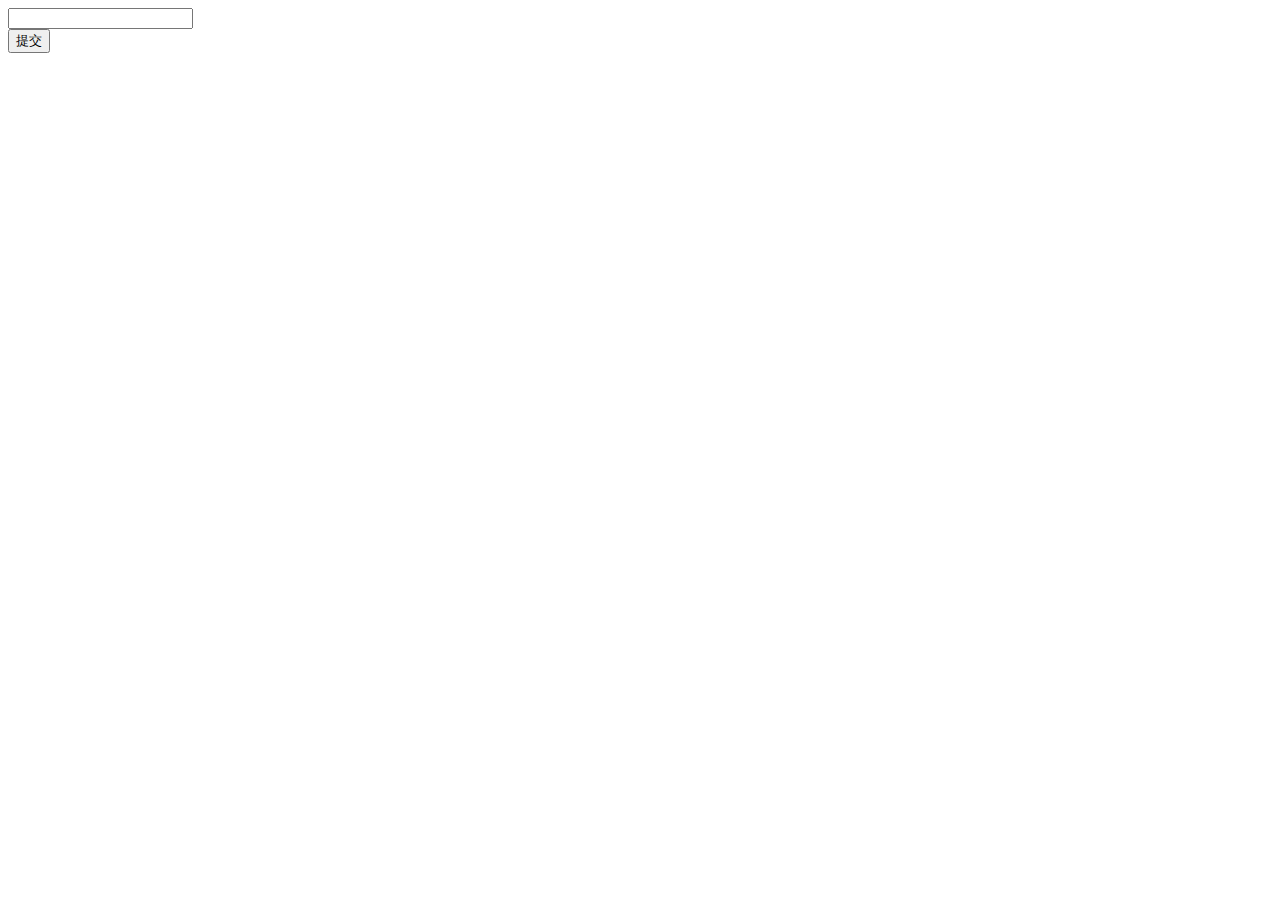
<file: src/main/webapp/test.html>
<!DOCTYPE html>
<html lang="en">
<head>
    <meta charset="UTF-8">
    <title>Title</title>
</head>
<body>
<form action="ImgServlet" method="get">
    <input type="text" name="url"><br>
    <input type="submit" value="提交">
</form>
</body>
</html>
</file>
<file: src/main/webapp/assets/css/icons.min.css>
@font-face{font-family:dripicons-v2;src:url(../fonts/dripicons-v2.eot);src:url(../fonts/dripicons-v2.eot?#iefix) format("embedded-opentype"),url(../fonts/dripicons-v2.woff) format("woff"),url(../fonts/dripicons-v2.ttf) format("truetype"),url(../fonts/dripicons-v2.svg#dripicons-v2) format("svg");font-weight:400;font-style:normal}[data-icon]:before{font-family:dripicons-v2!important;content:attr(data-icon);font-style:normal!important;font-weight:400!important;font-variant:normal!important;text-transform:none!important;speak:none;line-height:1;-webkit-font-smoothing:antialiased;-moz-osx-font-smoothing:grayscale}[class*=" dripicons-"]:before,[class^=dripicons-]:before{font-family:dripicons-v2!important;font-style:normal!important;font-weight:400!important;font-variant:normal!important;text-transform:none!important;speak:none;line-height:1;-webkit-font-smoothing:antialiased;-moz-osx-font-smoothing:grayscale;vertical-align:middle}.dripicons-alarm:before{content:"\61"}.dripicons-align-center:before{content:"\62"}.dripicons-align-justify:before{content:"\63"}.dripicons-align-left:before{content:"\64"}.dripicons-align-right:before{content:"\65"}.dripicons-anchor:before{content:"\66"}.dripicons-archive:before{content:"\67"}.dripicons-arrow-down:before{content:"\68"}.dripicons-arrow-left:before{content:"\69"}.dripicons-arrow-right:before{content:"\6a"}.dripicons-arrow-thin-down:before{content:"\6b"}.dripicons-arrow-thin-left:before{content:"\6c"}.dripicons-arrow-thin-right:before{content:"\6d"}.dripicons-arrow-thin-up:before{content:"\6e"}.dripicons-arrow-up:before{content:"\6f"}.dripicons-article:before{content:"\70"}.dripicons-backspace:before{content:"\71"}.dripicons-basket:before{content:"\72"}.dripicons-basketball:before{content:"\73"}.dripicons-battery-empty:before{content:"\74"}.dripicons-battery-full:before{content:"\75"}.dripicons-battery-low:before{content:"\76"}.dripicons-battery-medium:before{content:"\77"}.dripicons-bell:before{content:"\78"}.dripicons-blog:before{content:"\79"}.dripicons-bluetooth:before{content:"\7a"}.dripicons-bold:before{content:"\41"}.dripicons-bookmark:before{content:"\42"}.dripicons-bookmarks:before{content:"\43"}.dripicons-box:before{content:"\44"}.dripicons-briefcase:before{content:"\45"}.dripicons-brightness-low:before{content:"\46"}.dripicons-brightness-max:before{content:"\47"}.dripicons-brightness-medium:before{content:"\48"}.dripicons-broadcast:before{content:"\49"}.dripicons-browser:before{content:"\4a"}.dripicons-browser-upload:before{content:"\4b"}.dripicons-brush:before{content:"\4c"}.dripicons-calendar:before{content:"\4d"}.dripicons-camcorder:before{content:"\4e"}.dripicons-camera:before{content:"\4f"}.dripicons-card:before{content:"\50"}.dripicons-cart:before{content:"\51"}.dripicons-checklist:before{content:"\52"}.dripicons-checkmark:before{content:"\53"}.dripicons-chevron-down:before{content:"\54"}.dripicons-chevron-left:before{content:"\55"}.dripicons-chevron-right:before{content:"\56"}.dripicons-chevron-up:before{content:"\57"}.dripicons-clipboard:before{content:"\58"}.dripicons-clock:before{content:"\59"}.dripicons-clockwise:before{content:"\5a"}.dripicons-cloud:before{content:"\30"}.dripicons-cloud-download:before{content:"\31"}.dripicons-cloud-upload:before{content:"\32"}.dripicons-code:before{content:"\33"}.dripicons-contract:before{content:"\34"}.dripicons-contract-2:before{content:"\35"}.dripicons-conversation:before{content:"\36"}.dripicons-copy:before{content:"\37"}.dripicons-crop:before{content:"\38"}.dripicons-cross:before{content:"\39"}.dripicons-crosshair:before{content:"\21"}.dripicons-cutlery:before{content:"\22"}.dripicons-device-desktop:before{content:"\23"}.dripicons-device-mobile:before{content:"\24"}.dripicons-device-tablet:before{content:"\25"}.dripicons-direction:before{content:"\26"}.dripicons-disc:before{content:"\27"}.dripicons-document:before{content:"\28"}.dripicons-document-delete:before{content:"\29"}.dripicons-document-edit:before{content:"\2a"}.dripicons-document-new:before{content:"\2b"}.dripicons-document-remove:before{content:"\2c"}.dripicons-dot:before{content:"\2d"}.dripicons-dots-2:before{content:"\2e"}.dripicons-dots-3:before{content:"\2f"}.dripicons-download:before{content:"\3a"}.dripicons-duplicate:before{content:"\3b"}.dripicons-enter:before{content:"\3c"}.dripicons-exit:before{content:"\3d"}.dripicons-expand:before{content:"\3e"}.dripicons-expand-2:before{content:"\3f"}.dripicons-experiment:before{content:"\40"}.dripicons-export:before{content:"\5b"}.dripicons-feed:before{content:"\5d"}.dripicons-flag:before{content:"\5e"}.dripicons-flashlight:before{content:"\5f"}.dripicons-folder:before{content:"\60"}.dripicons-folder-open:before{content:"\7b"}.dripicons-forward:before{content:"\7c"}.dripicons-gaming:before{content:"\7d"}.dripicons-gear:before{content:"\7e"}.dripicons-graduation:before{content:"\5c"}.dripicons-graph-bar:before{content:"\e000"}.dripicons-graph-line:before{content:"\e001"}.dripicons-graph-pie:before{content:"\e002"}.dripicons-headset:before{content:"\e003"}.dripicons-heart:before{content:"\e004"}.dripicons-help:before{content:"\e005"}.dripicons-home:before{content:"\e006"}.dripicons-hourglass:before{content:"\e007"}.dripicons-inbox:before{content:"\e008"}.dripicons-information:before{content:"\e009"}.dripicons-italic:before{content:"\e00a"}.dripicons-jewel:before{content:"\e00b"}.dripicons-lifting:before{content:"\e00c"}.dripicons-lightbulb:before{content:"\e00d"}.dripicons-link:before{content:"\e00e"}.dripicons-link-broken:before{content:"\e00f"}.dripicons-list:before{content:"\e010"}.dripicons-loading:before{content:"\e011"}.dripicons-location:before{content:"\e012"}.dripicons-lock:before{content:"\e013"}.dripicons-lock-open:before{content:"\e014"}.dripicons-mail:before{content:"\e015"}.dripicons-map:before{content:"\e016"}.dripicons-media-loop:before{content:"\e017"}.dripicons-media-next:before{content:"\e018"}.dripicons-media-pause:before{content:"\e019"}.dripicons-media-play:before{content:"\e01a"}.dripicons-media-previous:before{content:"\e01b"}.dripicons-media-record:before{content:"\e01c"}.dripicons-media-shuffle:before{content:"\e01d"}.dripicons-media-stop:before{content:"\e01e"}.dripicons-medical:before{content:"\e01f"}.dripicons-menu:before{content:"\e020"}.dripicons-message:before{content:"\e021"}.dripicons-meter:before{content:"\e022"}.dripicons-microphone:before{content:"\e023"}.dripicons-minus:before{content:"\e024"}.dripicons-monitor:before{content:"\e025"}.dripicons-move:before{content:"\e026"}.dripicons-music:before{content:"\e027"}.dripicons-network-1:before{content:"\e028"}.dripicons-network-2:before{content:"\e029"}.dripicons-network-3:before{content:"\e02a"}.dripicons-network-4:before{content:"\e02b"}.dripicons-network-5:before{content:"\e02c"}.dripicons-pamphlet:before{content:"\e02d"}.dripicons-paperclip:before{content:"\e02e"}.dripicons-pencil:before{content:"\e02f"}.dripicons-phone:before{content:"\e030"}.dripicons-photo:before{content:"\e031"}.dripicons-photo-group:before{content:"\e032"}.dripicons-pill:before{content:"\e033"}.dripicons-pin:before{content:"\e034"}.dripicons-plus:before{content:"\e035"}.dripicons-power:before{content:"\e036"}.dripicons-preview:before{content:"\e037"}.dripicons-print:before{content:"\e038"}.dripicons-pulse:before{content:"\e039"}.dripicons-question:before{content:"\e03a"}.dripicons-reply:before{content:"\e03b"}.dripicons-reply-all:before{content:"\e03c"}.dripicons-return:before{content:"\e03d"}.dripicons-retweet:before{content:"\e03e"}.dripicons-rocket:before{content:"\e03f"}.dripicons-scale:before{content:"\e040"}.dripicons-search:before{content:"\e041"}.dripicons-shopping-bag:before{content:"\e042"}.dripicons-skip:before{content:"\e043"}.dripicons-stack:before{content:"\e044"}.dripicons-star:before{content:"\e045"}.dripicons-stopwatch:before{content:"\e046"}.dripicons-store:before{content:"\e047"}.dripicons-suitcase:before{content:"\e048"}.dripicons-swap:before{content:"\e049"}.dripicons-tag:before{content:"\e04a"}.dripicons-tag-delete:before{content:"\e04b"}.dripicons-tags:before{content:"\e04c"}.dripicons-thumbs-down:before{content:"\e04d"}.dripicons-thumbs-up:before{content:"\e04e"}.dripicons-ticket:before{content:"\e04f"}.dripicons-time-reverse:before{content:"\e050"}.dripicons-to-do:before{content:"\e051"}.dripicons-toggles:before{content:"\e052"}.dripicons-trash:before{content:"\e053"}.dripicons-trophy:before{content:"\e054"}.dripicons-upload:before{content:"\e055"}.dripicons-user:before{content:"\e056"}.dripicons-user-group:before{content:"\e057"}.dripicons-user-id:before{content:"\e058"}.dripicons-vibrate:before{content:"\e059"}.dripicons-view-apps:before{content:"\e05a"}.dripicons-view-list:before{content:"\e05b"}.dripicons-view-list-large:before{content:"\e05c"}.dripicons-view-thumb:before{content:"\e05d"}.dripicons-volume-full:before{content:"\e05e"}.dripicons-volume-low:before{content:"\e05f"}.dripicons-volume-medium:before{content:"\e060"}.dripicons-volume-off:before{content:"\e061"}.dripicons-wallet:before{content:"\e062"}.dripicons-warning:before{content:"\e063"}.dripicons-web:before{content:"\e064"}.dripicons-weight:before{content:"\e065"}.dripicons-wifi:before{content:"\e066"}.dripicons-wrong:before{content:"\e067"}.dripicons-zoom-in:before{content:"\e068"}.dripicons-zoom-out:before{content:"\e069"}@font-face{font-family:"Material Design Icons";src:url(../fonts/materialdesignicons-webfont.eot?v=3.4.93);src:url(../fonts/materialdesignicons-webfont.eot?#iefix&v=3.4.93) format("embedded-opentype"),url(../fonts/materialdesignicons-webfont.woff2?v=3.4.93)format("truetype"),url(../fonts/materialdesignicons-webfont.svg?v=3.4.93#materialdesigniconsregular) format("svg");font-weight:400;font-style:normal}.mdi-set,.mdi:before{display:inline-block;font:normal normal normal 24px/1 "Material Design Icons";font-size:inherit;text-rendering:auto;line-height:inherit;-webkit-font-smoothing:antialiased;-moz-osx-font-smoothing:grayscale}.mdi-access-point:before{content:"\F002"}.mdi-access-point-network:before{content:"\F003"}.mdi-access-point-network-off:before{content:"\FBBD"}.mdi-account:before{content:"\F004"}.mdi-account-alert:before{content:"\F005"}.mdi-account-alert-outline:before{content:"\FB2C"}.mdi-account-arrow-left:before{content:"\FB2D"}.mdi-account-arrow-left-outline:before{content:"\FB2E"}.mdi-account-arrow-right:before{content:"\FB2F"}.mdi-account-arrow-right-outline:before{content:"\FB30"}.mdi-account-box:before{content:"\F006"}.mdi-account-box-multiple:before{content:"\F933"}.mdi-account-box-outline:before{content:"\F007"}.mdi-account-card-details:before{content:"\F5D2"}.mdi-account-check:before{content:"\F008"}.mdi-account-check-outline:before{content:"\FBBE"}.mdi-account-child:before{content:"\FA88"}.mdi-account-child-circle:before{content:"\FA89"}.mdi-account-circle:before{content:"\F009"}.mdi-account-circle-outline:before{content:"\FB31"}.mdi-account-clock:before{content:"\FB32"}.mdi-account-clock-outline:before{content:"\FB33"}.mdi-account-convert:before{content:"\F00A"}.mdi-account-details:before{content:"\F631"}.mdi-account-edit:before{content:"\F6BB"}.mdi-account-group:before{content:"\F848"}.mdi-account-group-outline:before{content:"\FB34"}.mdi-account-heart:before{content:"\F898"}.mdi-account-heart-outline:before{content:"\FBBF"}.mdi-account-key:before{content:"\F00B"}.mdi-account-key-outline:before{content:"\FBC0"}.mdi-account-minus:before{content:"\F00D"}.mdi-account-minus-outline:before{content:"\FAEB"}.mdi-account-multiple:before{content:"\F00E"}.mdi-account-multiple-check:before{content:"\F8C4"}.mdi-account-multiple-minus:before{content:"\F5D3"}.mdi-account-multiple-minus-outline:before{content:"\FBC1"}.mdi-account-multiple-outline:before{content:"\F00F"}.mdi-account-multiple-plus:before{content:"\F010"}.mdi-account-multiple-plus-outline:before{content:"\F7FF"}.mdi-account-network:before{content:"\F011"}.mdi-account-network-outline:before{content:"\FBC2"}.mdi-account-off:before{content:"\F012"}.mdi-account-off-outline:before{content:"\FBC3"}.mdi-account-outline:before{content:"\F013"}.mdi-account-plus:before{content:"\F014"}.mdi-account-plus-outline:before{content:"\F800"}.mdi-account-question:before{content:"\FB35"}.mdi-account-question-outline:before{content:"\FB36"}.mdi-account-remove:before{content:"\F015"}.mdi-account-remove-outline:before{content:"\FAEC"}.mdi-account-search:before{content:"\F016"}.mdi-account-search-outline:before{content:"\F934"}.mdi-account-settings:before{content:"\F630"}.mdi-account-star:before{content:"\F017"}.mdi-account-star-outline:before{content:"\FBC4"}.mdi-account-supervisor:before{content:"\FA8A"}.mdi-account-supervisor-circle:before{content:"\FA8B"}.mdi-account-switch:before{content:"\F019"}.mdi-account-tie:before{content:"\FCBF"}.mdi-accusoft:before{content:"\F849"}.mdi-adchoices:before{content:"\FD1E"}.mdi-adjust:before{content:"\F01A"}.mdi-adobe:before{content:"\F935"}.mdi-air-conditioner:before{content:"\F01B"}.mdi-air-filter:before{content:"\FD1F"}.mdi-air-purifier:before{content:"\FD20"}.mdi-airbag:before{content:"\FBC5"}.mdi-airballoon:before{content:"\F01C"}.mdi-airplane:before{content:"\F01D"}.mdi-airplane-landing:before{content:"\F5D4"}.mdi-airplane-off:before{content:"\F01E"}.mdi-airplane-takeoff:before{content:"\F5D5"}.mdi-airplay:before{content:"\F01F"}.mdi-airport:before{content:"\F84A"}.mdi-alarm:before{content:"\F020"}.mdi-alarm-bell:before{content:"\F78D"}.mdi-alarm-check:before{content:"\F021"}.mdi-alarm-light:before{content:"\F78E"}.mdi-alarm-light-outline:before{content:"\FBC6"}.mdi-alarm-multiple:before{content:"\F022"}.mdi-alarm-off:before{content:"\F023"}.mdi-alarm-plus:before{content:"\F024"}.mdi-alarm-snooze:before{content:"\F68D"}.mdi-album:before{content:"\F025"}.mdi-alert:before{content:"\F026"}.mdi-alert-box:before{content:"\F027"}.mdi-alert-box-outline:before{content:"\FCC0"}.mdi-alert-circle:before{content:"\F028"}.mdi-alert-circle-outline:before{content:"\F5D6"}.mdi-alert-decagram:before{content:"\F6BC"}.mdi-alert-decagram-outline:before{content:"\FCC1"}.mdi-alert-octagon:before{content:"\F029"}.mdi-alert-octagon-outline:before{content:"\FCC2"}.mdi-alert-octagram:before{content:"\F766"}.mdi-alert-octagram-outline:before{content:"\FCC3"}.mdi-alert-outline:before{content:"\F02A"}.mdi-alien:before{content:"\F899"}.mdi-all-inclusive:before{content:"\F6BD"}.mdi-alpha:before{content:"\F02B"}.mdi-alpha-a:before{content:"\41"}.mdi-alpha-a-box:before{content:"\FAED"}.mdi-alpha-a-box-outline:before{content:"\FBC7"}.mdi-alpha-a-circle:before{content:"\FBC8"}.mdi-alpha-a-circle-outline:before{content:"\FBC9"}.mdi-alpha-b:before{content:"\42"}.mdi-alpha-b-box:before{content:"\FAEE"}.mdi-alpha-b-box-outline:before{content:"\FBCA"}.mdi-alpha-b-circle:before{content:"\FBCB"}.mdi-alpha-b-circle-outline:before{content:"\FBCC"}.mdi-alpha-c:before{content:"\43"}.mdi-alpha-c-box:before{content:"\FAEF"}.mdi-alpha-c-box-outline:before{content:"\FBCD"}.mdi-alpha-c-circle:before{content:"\FBCE"}.mdi-alpha-c-circle-outline:before{content:"\FBCF"}.mdi-alpha-d:before{content:"\44"}.mdi-alpha-d-box:before{content:"\FAF0"}.mdi-alpha-d-box-outline:before{content:"\FBD0"}.mdi-alpha-d-circle:before{content:"\FBD1"}.mdi-alpha-d-circle-outline:before{content:"\FBD2"}.mdi-alpha-e:before{content:"\45"}.mdi-alpha-e-box:before{content:"\FAF1"}.mdi-alpha-e-box-outline:before{content:"\FBD3"}.mdi-alpha-e-circle:before{content:"\FBD4"}.mdi-alpha-e-circle-outline:before{content:"\FBD5"}.mdi-alpha-f:before{content:"\46"}.mdi-alpha-f-box:before{content:"\FAF2"}.mdi-alpha-f-box-outline:before{content:"\FBD6"}.mdi-alpha-f-circle:before{content:"\FBD7"}.mdi-alpha-f-circle-outline:before{content:"\FBD8"}.mdi-alpha-g:before{content:"\47"}.mdi-alpha-g-box:before{content:"\FAF3"}.mdi-alpha-g-box-outline:before{content:"\FBD9"}.mdi-alpha-g-circle:before{content:"\FBDA"}.mdi-alpha-g-circle-outline:before{content:"\FBDB"}.mdi-alpha-h:before{content:"\48"}.mdi-alpha-h-box:before{content:"\FAF4"}.mdi-alpha-h-box-outline:before{content:"\FBDC"}.mdi-alpha-h-circle:before{content:"\FBDD"}.mdi-alpha-h-circle-outline:before{content:"\FBDE"}.mdi-alpha-i:before{content:"\49"}.mdi-alpha-i-box:before{content:"\FAF5"}.mdi-alpha-i-box-outline:before{content:"\FBDF"}.mdi-alpha-i-circle:before{content:"\FBE0"}.mdi-alpha-i-circle-outline:before{content:"\FBE1"}.mdi-alpha-j:before{content:"\4A"}.mdi-alpha-j-box:before{content:"\FAF6"}.mdi-alpha-j-box-outline:before{content:"\FBE2"}.mdi-alpha-j-circle:before{content:"\FBE3"}.mdi-alpha-j-circle-outline:before{content:"\FBE4"}.mdi-alpha-k:before{content:"\4B"}.mdi-alpha-k-box:before{content:"\FAF7"}.mdi-alpha-k-box-outline:before{content:"\FBE5"}.mdi-alpha-k-circle:before{content:"\FBE6"}.mdi-alpha-k-circle-outline:before{content:"\FBE7"}.mdi-alpha-l:before{content:"\4C"}.mdi-alpha-l-box:before{content:"\FAF8"}.mdi-alpha-l-box-outline:before{content:"\FBE8"}.mdi-alpha-l-circle:before{content:"\FBE9"}.mdi-alpha-l-circle-outline:before{content:"\FBEA"}.mdi-alpha-m:before{content:"\4D"}.mdi-alpha-m-box:before{content:"\FAF9"}.mdi-alpha-m-box-outline:before{content:"\FBEB"}.mdi-alpha-m-circle:before{content:"\FBEC"}.mdi-alpha-m-circle-outline:before{content:"\FBED"}.mdi-alpha-n:before{content:"\4E"}.mdi-alpha-n-box:before{content:"\FAFA"}.mdi-alpha-n-box-outline:before{content:"\FBEE"}.mdi-alpha-n-circle:before{content:"\FBEF"}.mdi-alpha-n-circle-outline:before{content:"\FBF0"}.mdi-alpha-o:before{content:"\4F"}.mdi-alpha-o-box:before{content:"\FAFB"}.mdi-alpha-o-box-outline:before{content:"\FBF1"}.mdi-alpha-o-circle:before{content:"\FBF2"}.mdi-alpha-o-circle-outline:before{content:"\FBF3"}.mdi-alpha-p:before{content:"\50"}.mdi-alpha-p-box:before{content:"\FAFC"}.mdi-alpha-p-box-outline:before{content:"\FBF4"}.mdi-alpha-p-circle:before{content:"\FBF5"}.mdi-alpha-p-circle-outline:before{content:"\FBF6"}.mdi-alpha-q:before{content:"\51"}.mdi-alpha-q-box:before{content:"\FAFD"}.mdi-alpha-q-box-outline:before{content:"\FBF7"}.mdi-alpha-q-circle:before{content:"\FBF8"}.mdi-alpha-q-circle-outline:before{content:"\FBF9"}.mdi-alpha-r:before{content:"\52"}.mdi-alpha-r-box:before{content:"\FAFE"}.mdi-alpha-r-box-outline:before{content:"\FBFA"}.mdi-alpha-r-circle:before{content:"\FBFB"}.mdi-alpha-r-circle-outline:before{content:"\FBFC"}.mdi-alpha-s:before{content:"\53"}.mdi-alpha-s-box:before{content:"\FAFF"}.mdi-alpha-s-box-outline:before{content:"\FBFD"}.mdi-alpha-s-circle:before{content:"\FBFE"}.mdi-alpha-s-circle-outline:before{content:"\FBFF"}.mdi-alpha-t:before{content:"\54"}.mdi-alpha-t-box:before{content:"\FB00"}.mdi-alpha-t-box-outline:before{content:"\FC00"}.mdi-alpha-t-circle:before{content:"\FC01"}.mdi-alpha-t-circle-outline:before{content:"\FC02"}.mdi-alpha-u:before{content:"\55"}.mdi-alpha-u-box:before{content:"\FB01"}.mdi-alpha-u-box-outline:before{content:"\FC03"}.mdi-alpha-u-circle:before{content:"\FC04"}.mdi-alpha-u-circle-outline:before{content:"\FC05"}.mdi-alpha-v:before{content:"\56"}.mdi-alpha-v-box:before{content:"\FB02"}.mdi-alpha-v-box-outline:before{content:"\FC06"}.mdi-alpha-v-circle:before{content:"\FC07"}.mdi-alpha-v-circle-outline:before{content:"\FC08"}.mdi-alpha-w:before{content:"\57"}.mdi-alpha-w-box:before{content:"\FB03"}.mdi-alpha-w-box-outline:before{content:"\FC09"}.mdi-alpha-w-circle:before{content:"\FC0A"}.mdi-alpha-w-circle-outline:before{content:"\FC0B"}.mdi-alpha-x:before{content:"\58"}.mdi-alpha-x-box:before{content:"\FB04"}.mdi-alpha-x-box-outline:before{content:"\FC0C"}.mdi-alpha-x-circle:before{content:"\FC0D"}.mdi-alpha-x-circle-outline:before{content:"\FC0E"}.mdi-alpha-y:before{content:"\59"}.mdi-alpha-y-box:before{content:"\FB05"}.mdi-alpha-y-box-outline:before{content:"\FC0F"}.mdi-alpha-y-circle:before{content:"\FC10"}.mdi-alpha-y-circle-outline:before{content:"\FC11"}.mdi-alpha-z:before{content:"\5A"}.mdi-alpha-z-box:before{content:"\FB06"}.mdi-alpha-z-box-outline:before{content:"\FC12"}.mdi-alpha-z-circle:before{content:"\FC13"}.mdi-alpha-z-circle-outline:before{content:"\FC14"}.mdi-alphabetical:before{content:"\F02C"}.mdi-altimeter:before{content:"\F5D7"}.mdi-amazon:before{content:"\F02D"}.mdi-amazon-alexa:before{content:"\F8C5"}.mdi-amazon-drive:before{content:"\F02E"}.mdi-ambulance:before{content:"\F02F"}.mdi-ammunition:before{content:"\FCC4"}.mdi-ampersand:before{content:"\FA8C"}.mdi-amplifier:before{content:"\F030"}.mdi-anchor:before{content:"\F031"}.mdi-android:before{content:"\F032"}.mdi-android-auto:before{content:"\FA8D"}.mdi-android-debug-bridge:before{content:"\F033"}.mdi-android-head:before{content:"\F78F"}.mdi-android-messages:before{content:"\FD21"}.mdi-android-studio:before{content:"\F034"}.mdi-angle-acute:before{content:"\F936"}.mdi-angle-obtuse:before{content:"\F937"}.mdi-angle-right:before{content:"\F938"}.mdi-angular:before{content:"\F6B1"}.mdi-angularjs:before{content:"\F6BE"}.mdi-animation:before{content:"\F5D8"}.mdi-animation-outline:before{content:"\FA8E"}.mdi-animation-play:before{content:"\F939"}.mdi-animation-play-outline:before{content:"\FA8F"}.mdi-anvil:before{content:"\F89A"}.mdi-apple:before{content:"\F035"}.mdi-apple-finder:before{content:"\F036"}.mdi-apple-icloud:before{content:"\F038"}.mdi-apple-ios:before{content:"\F037"}.mdi-apple-keyboard-caps:before{content:"\F632"}.mdi-apple-keyboard-command:before{content:"\F633"}.mdi-apple-keyboard-control:before{content:"\F634"}.mdi-apple-keyboard-option:before{content:"\F635"}.mdi-apple-keyboard-shift:before{content:"\F636"}.mdi-apple-safari:before{content:"\F039"}.mdi-application:before{content:"\F614"}.mdi-apps:before{content:"\F03B"}.mdi-apps-box:before{content:"\FD22"}.mdi-arch:before{content:"\F8C6"}.mdi-archive:before{content:"\F03C"}.mdi-arrange-bring-forward:before{content:"\F03D"}.mdi-arrange-bring-to-front:before{content:"\F03E"}.mdi-arrange-send-backward:before{content:"\F03F"}.mdi-arrange-send-to-back:before{content:"\F040"}.mdi-arrow-all:before{content:"\F041"}.mdi-arrow-bottom-left:before{content:"\F042"}.mdi-arrow-bottom-left-bold-outline:before{content:"\F9B6"}.mdi-arrow-bottom-left-thick:before{content:"\F9B7"}.mdi-arrow-bottom-right:before{content:"\F043"}.mdi-arrow-bottom-right-bold-outline:before{content:"\F9B8"}.mdi-arrow-bottom-right-thick:before{content:"\F9B9"}.mdi-arrow-collapse:before{content:"\F615"}.mdi-arrow-collapse-all:before{content:"\F044"}.mdi-arrow-collapse-down:before{content:"\F791"}.mdi-arrow-collapse-horizontal:before{content:"\F84B"}.mdi-arrow-collapse-left:before{content:"\F792"}.mdi-arrow-collapse-right:before{content:"\F793"}.mdi-arrow-collapse-up:before{content:"\F794"}.mdi-arrow-collapse-vertical:before{content:"\F84C"}.mdi-arrow-decision:before{content:"\F9BA"}.mdi-arrow-decision-auto:before{content:"\F9BB"}.mdi-arrow-decision-auto-outline:before{content:"\F9BC"}.mdi-arrow-decision-outline:before{content:"\F9BD"}.mdi-arrow-down:before{content:"\F045"}.mdi-arrow-down-bold:before{content:"\F72D"}.mdi-arrow-down-bold-box:before{content:"\F72E"}.mdi-arrow-down-bold-box-outline:before{content:"\F72F"}.mdi-arrow-down-bold-circle:before{content:"\F047"}.mdi-arrow-down-bold-circle-outline:before{content:"\F048"}.mdi-arrow-down-bold-hexagon-outline:before{content:"\F049"}.mdi-arrow-down-bold-outline:before{content:"\F9BE"}.mdi-arrow-down-box:before{content:"\F6BF"}.mdi-arrow-down-circle:before{content:"\FCB7"}.mdi-arrow-down-circle-outline:before{content:"\FCB8"}.mdi-arrow-down-drop-circle:before{content:"\F04A"}.mdi-arrow-down-drop-circle-outline:before{content:"\F04B"}.mdi-arrow-down-thick:before{content:"\F046"}.mdi-arrow-expand:before{content:"\F616"}.mdi-arrow-expand-all:before{content:"\F04C"}.mdi-arrow-expand-down:before{content:"\F795"}.mdi-arrow-expand-horizontal:before{content:"\F84D"}.mdi-arrow-expand-left:before{content:"\F796"}.mdi-arrow-expand-right:before{content:"\F797"}.mdi-arrow-expand-up:before{content:"\F798"}.mdi-arrow-expand-vertical:before{content:"\F84E"}.mdi-arrow-left:before{content:"\F04D"}.mdi-arrow-left-bold:before{content:"\F730"}.mdi-arrow-left-bold-box:before{content:"\F731"}.mdi-arrow-left-bold-box-outline:before{content:"\F732"}.mdi-arrow-left-bold-circle:before{content:"\F04F"}.mdi-arrow-left-bold-circle-outline:before{content:"\F050"}.mdi-arrow-left-bold-hexagon-outline:before{content:"\F051"}.mdi-arrow-left-bold-outline:before{content:"\F9BF"}.mdi-arrow-left-box:before{content:"\F6C0"}.mdi-arrow-left-circle:before{content:"\FCB9"}.mdi-arrow-left-circle-outline:before{content:"\FCBA"}.mdi-arrow-left-drop-circle:before{content:"\F052"}.mdi-arrow-left-drop-circle-outline:before{content:"\F053"}.mdi-arrow-left-right-bold-outline:before{content:"\F9C0"}.mdi-arrow-left-thick:before{content:"\F04E"}.mdi-arrow-right:before{content:"\F054"}.mdi-arrow-right-bold:before{content:"\F733"}.mdi-arrow-right-bold-box:before{content:"\F734"}.mdi-arrow-right-bold-box-outline:before{content:"\F735"}.mdi-arrow-right-bold-circle:before{content:"\F056"}.mdi-arrow-right-bold-circle-outline:before{content:"\F057"}.mdi-arrow-right-bold-hexagon-outline:before{content:"\F058"}.mdi-arrow-right-bold-outline:before{content:"\F9C1"}.mdi-arrow-right-box:before{content:"\F6C1"}.mdi-arrow-right-circle:before{content:"\FCBB"}.mdi-arrow-right-circle-outline:before{content:"\FCBC"}.mdi-arrow-right-drop-circle:before{content:"\F059"}.mdi-arrow-right-drop-circle-outline:before{content:"\F05A"}.mdi-arrow-right-thick:before{content:"\F055"}.mdi-arrow-split-horizontal:before{content:"\F93A"}.mdi-arrow-split-vertical:before{content:"\F93B"}.mdi-arrow-top-left:before{content:"\F05B"}.mdi-arrow-top-left-bold-outline:before{content:"\F9C2"}.mdi-arrow-top-left-thick:before{content:"\F9C3"}.mdi-arrow-top-right:before{content:"\F05C"}.mdi-arrow-top-right-bold-outline:before{content:"\F9C4"}.mdi-arrow-top-right-thick:before{content:"\F9C5"}.mdi-arrow-up:before{content:"\F05D"}.mdi-arrow-up-bold:before{content:"\F736"}.mdi-arrow-up-bold-box:before{content:"\F737"}.mdi-arrow-up-bold-box-outline:before{content:"\F738"}.mdi-arrow-up-bold-circle:before{content:"\F05F"}.mdi-arrow-up-bold-circle-outline:before{content:"\F060"}.mdi-arrow-up-bold-hexagon-outline:before{content:"\F061"}.mdi-arrow-up-bold-outline:before{content:"\F9C6"}.mdi-arrow-up-box:before{content:"\F6C2"}.mdi-arrow-up-circle:before{content:"\FCBD"}.mdi-arrow-up-circle-outline:before{content:"\FCBE"}.mdi-arrow-up-down-bold-outline:before{content:"\F9C7"}.mdi-arrow-up-drop-circle:before{content:"\F062"}.mdi-arrow-up-drop-circle-outline:before{content:"\F063"}.mdi-arrow-up-thick:before{content:"\F05E"}.mdi-artist:before{content:"\F802"}.mdi-artist-outline:before{content:"\FCC5"}.mdi-artstation:before{content:"\FB37"}.mdi-aspect-ratio:before{content:"\FA23"}.mdi-assistant:before{content:"\F064"}.mdi-asterisk:before{content:"\F6C3"}.mdi-at:before{content:"\F065"}.mdi-atlassian:before{content:"\F803"}.mdi-atm:before{content:"\FD23"}.mdi-atom:before{content:"\F767"}.mdi-attachment:before{content:"\F066"}.mdi-audio-video:before{content:"\F93C"}.mdi-audiobook:before{content:"\F067"}.mdi-augmented-reality:before{content:"\F84F"}.mdi-auto-fix:before{content:"\F068"}.mdi-auto-upload:before{content:"\F069"}.mdi-autorenew:before{content:"\F06A"}.mdi-av-timer:before{content:"\F06B"}.mdi-axe:before{content:"\F8C7"}.mdi-axis:before{content:"\FD24"}.mdi-axis-arrow:before{content:"\FD25"}.mdi-axis-arrow-lock:before{content:"\FD26"}.mdi-axis-lock:before{content:"\FD27"}.mdi-axis-x-arrow:before{content:"\FD28"}.mdi-axis-x-arrow-lock:before{content:"\FD29"}.mdi-axis-x-rotate-clockwise:before{content:"\FD2A"}.mdi-axis-x-rotate-counterclockwise:before{content:"\FD2B"}.mdi-axis-x-y-arrow-lock:before{content:"\FD2C"}.mdi-axis-y-arrow:before{content:"\FD2D"}.mdi-axis-y-arrow-lock:before{content:"\FD2E"}.mdi-axis-y-rotate-clockwise:before{content:"\FD2F"}.mdi-axis-y-rotate-counterclockwise:before{content:"\FD30"}.mdi-axis-z-arrow:before{content:"\FD31"}.mdi-axis-z-arrow-lock:before{content:"\FD32"}.mdi-axis-z-rotate-clockwise:before{content:"\FD33"}.mdi-axis-z-rotate-counterclockwise:before{content:"\FD34"}.mdi-azure:before{content:"\F804"}.mdi-babel:before{content:"\FA24"}.mdi-baby:before{content:"\F06C"}.mdi-baby-buggy:before{content:"\F68E"}.mdi-backburger:before{content:"\F06D"}.mdi-backspace:before{content:"\F06E"}.mdi-backspace-outline:before{content:"\FB38"}.mdi-backup-restore:before{content:"\F06F"}.mdi-badminton:before{content:"\F850"}.mdi-balloon:before{content:"\FA25"}.mdi-ballot:before{content:"\F9C8"}.mdi-ballot-outline:before{content:"\F9C9"}.mdi-ballot-recount:before{content:"\FC15"}.mdi-ballot-recount-outline:before{content:"\FC16"}.mdi-bandcamp:before{content:"\F674"}.mdi-bank:before{content:"\F070"}.mdi-bank-transfer:before{content:"\FA26"}.mdi-bank-transfer-in:before{content:"\FA27"}.mdi-bank-transfer-out:before{content:"\FA28"}.mdi-barcode:before{content:"\F071"}.mdi-barcode-scan:before{content:"\F072"}.mdi-barley:before{content:"\F073"}.mdi-barley-off:before{content:"\FB39"}.mdi-barn:before{content:"\FB3A"}.mdi-barrel:before{content:"\F074"}.mdi-baseball:before{content:"\F851"}.mdi-baseball-bat:before{content:"\F852"}.mdi-basecamp:before{content:"\F075"}.mdi-basket:before{content:"\F076"}.mdi-basket-fill:before{content:"\F077"}.mdi-basket-unfill:before{content:"\F078"}.mdi-basketball:before{content:"\F805"}.mdi-basketball-hoop:before{content:"\FC17"}.mdi-basketball-hoop-outline:before{content:"\FC18"}.mdi-bat:before{content:"\FB3B"}.mdi-battery:before{content:"\F079"}.mdi-battery-10:before{content:"\F07A"}.mdi-battery-10-bluetooth:before{content:"\F93D"}.mdi-battery-20:before{content:"\F07B"}.mdi-battery-20-bluetooth:before{content:"\F93E"}.mdi-battery-30:before{content:"\F07C"}.mdi-battery-30-bluetooth:before{content:"\F93F"}.mdi-battery-40:before{content:"\F07D"}.mdi-battery-40-bluetooth:before{content:"\F940"}.mdi-battery-50:before{content:"\F07E"}.mdi-battery-50-bluetooth:before{content:"\F941"}.mdi-battery-60:before{content:"\F07F"}.mdi-battery-60-bluetooth:before{content:"\F942"}.mdi-battery-70:before{content:"\F080"}.mdi-battery-70-bluetooth:before{content:"\F943"}.mdi-battery-80:before{content:"\F081"}.mdi-battery-80-bluetooth:before{content:"\F944"}.mdi-battery-90:before{content:"\F082"}.mdi-battery-90-bluetooth:before{content:"\F945"}.mdi-battery-alert:before{content:"\F083"}.mdi-battery-alert-bluetooth:before{content:"\F946"}.mdi-battery-bluetooth:before{content:"\F947"}.mdi-battery-bluetooth-variant:before{content:"\F948"}.mdi-battery-charging:before{content:"\F084"}.mdi-battery-charging-10:before{content:"\F89B"}.mdi-battery-charging-100:before{content:"\F085"}.mdi-battery-charging-20:before{content:"\F086"}.mdi-battery-charging-30:before{content:"\F087"}.mdi-battery-charging-40:before{content:"\F088"}.mdi-battery-charging-50:before{content:"\F89C"}.mdi-battery-charging-60:before{content:"\F089"}.mdi-battery-charging-70:before{content:"\F89D"}.mdi-battery-charging-80:before{content:"\F08A"}.mdi-battery-charging-90:before{content:"\F08B"}.mdi-battery-charging-outline:before{content:"\F89E"}.mdi-battery-charging-wireless:before{content:"\F806"}.mdi-battery-charging-wireless-10:before{content:"\F807"}.mdi-battery-charging-wireless-20:before{content:"\F808"}.mdi-battery-charging-wireless-30:before{content:"\F809"}.mdi-battery-charging-wireless-40:before{content:"\F80A"}.mdi-battery-charging-wireless-50:before{content:"\F80B"}.mdi-battery-charging-wireless-60:before{content:"\F80C"}.mdi-battery-charging-wireless-70:before{content:"\F80D"}.mdi-battery-charging-wireless-80:before{content:"\F80E"}.mdi-battery-charging-wireless-90:before{content:"\F80F"}.mdi-battery-charging-wireless-alert:before{content:"\F810"}.mdi-battery-charging-wireless-outline:before{content:"\F811"}.mdi-battery-minus:before{content:"\F08C"}.mdi-battery-negative:before{content:"\F08D"}.mdi-battery-outline:before{content:"\F08E"}.mdi-battery-plus:before{content:"\F08F"}.mdi-battery-positive:before{content:"\F090"}.mdi-battery-unknown:before{content:"\F091"}.mdi-battery-unknown-bluetooth:before{content:"\F949"}.mdi-battlenet:before{content:"\FB3C"}.mdi-beach:before{content:"\F092"}.mdi-beaker:before{content:"\FCC6"}.mdi-beaker-outline:before{content:"\F68F"}.mdi-beats:before{content:"\F097"}.mdi-bed-empty:before{content:"\F89F"}.mdi-beer:before{content:"\F098"}.mdi-behance:before{content:"\F099"}.mdi-bell:before{content:"\F09A"}.mdi-bell-alert:before{content:"\FD35"}.mdi-bell-circle:before{content:"\FD36"}.mdi-bell-circle-outline:before{content:"\FD37"}.mdi-bell-off:before{content:"\F09B"}.mdi-bell-off-outline:before{content:"\FA90"}.mdi-bell-outline:before{content:"\F09C"}.mdi-bell-plus:before{content:"\F09D"}.mdi-bell-plus-outline:before{content:"\FA91"}.mdi-bell-ring:before{content:"\F09E"}.mdi-bell-ring-outline:before{content:"\F09F"}.mdi-bell-sleep:before{content:"\F0A0"}.mdi-bell-sleep-outline:before{content:"\FA92"}.mdi-beta:before{content:"\F0A1"}.mdi-betamax:before{content:"\F9CA"}.mdi-bible:before{content:"\F0A2"}.mdi-bike:before{content:"\F0A3"}.mdi-billiards:before{content:"\FB3D"}.mdi-billiards-rack:before{content:"\FB3E"}.mdi-bing:before{content:"\F0A4"}.mdi-binoculars:before{content:"\F0A5"}.mdi-bio:before{content:"\F0A6"}.mdi-biohazard:before{content:"\F0A7"}.mdi-bitbucket:before{content:"\F0A8"}.mdi-bitcoin:before{content:"\F812"}.mdi-black-mesa:before{content:"\F0A9"}.mdi-blackberry:before{content:"\F0AA"}.mdi-blender:before{content:"\FCC7"}.mdi-blender-software:before{content:"\F0AB"}.mdi-blinds:before{content:"\F0AC"}.mdi-block-helper:before{content:"\F0AD"}.mdi-blogger:before{content:"\F0AE"}.mdi-blood-bag:before{content:"\FCC8"}.mdi-bluetooth:before{content:"\F0AF"}.mdi-bluetooth-audio:before{content:"\F0B0"}.mdi-bluetooth-connect:before{content:"\F0B1"}.mdi-bluetooth-off:before{content:"\F0B2"}.mdi-bluetooth-settings:before{content:"\F0B3"}.mdi-bluetooth-transfer:before{content:"\F0B4"}.mdi-blur:before{content:"\F0B5"}.mdi-blur-linear:before{content:"\F0B6"}.mdi-blur-off:before{content:"\F0B7"}.mdi-blur-radial:before{content:"\F0B8"}.mdi-bolnisi-cross:before{content:"\FCC9"}.mdi-bomb:before{content:"\F690"}.mdi-bomb-off:before{content:"\F6C4"}.mdi-bone:before{content:"\F0B9"}.mdi-book:before{content:"\F0BA"}.mdi-book-lock:before{content:"\F799"}.mdi-book-lock-open:before{content:"\F79A"}.mdi-book-minus:before{content:"\F5D9"}.mdi-book-multiple:before{content:"\F0BB"}.mdi-book-multiple-minus:before{content:"\FA93"}.mdi-book-multiple-plus:before{content:"\FA94"}.mdi-book-multiple-remove:before{content:"\FA95"}.mdi-book-multiple-variant:before{content:"\F0BC"}.mdi-book-open:before{content:"\F0BD"}.mdi-book-open-outline:before{content:"\FB3F"}.mdi-book-open-page-variant:before{content:"\F5DA"}.mdi-book-open-variant:before{content:"\F0BE"}.mdi-book-outline:before{content:"\FB40"}.mdi-book-plus:before{content:"\F5DB"}.mdi-book-remove:before{content:"\FA96"}.mdi-book-variant:before{content:"\F0BF"}.mdi-bookmark:before{content:"\F0C0"}.mdi-bookmark-check:before{content:"\F0C1"}.mdi-bookmark-minus:before{content:"\F9CB"}.mdi-bookmark-minus-outline:before{content:"\F9CC"}.mdi-bookmark-music:before{content:"\F0C2"}.mdi-bookmark-off:before{content:"\F9CD"}.mdi-bookmark-off-outline:before{content:"\F9CE"}.mdi-bookmark-outline:before{content:"\F0C3"}.mdi-bookmark-plus:before{content:"\F0C5"}.mdi-bookmark-plus-outline:before{content:"\F0C4"}.mdi-bookmark-remove:before{content:"\F0C6"}.mdi-boombox:before{content:"\F5DC"}.mdi-bootstrap:before{content:"\F6C5"}.mdi-border-all:before{content:"\F0C7"}.mdi-border-all-variant:before{content:"\F8A0"}.mdi-border-bottom:before{content:"\F0C8"}.mdi-border-bottom-variant:before{content:"\F8A1"}.mdi-border-color:before{content:"\F0C9"}.mdi-border-horizontal:before{content:"\F0CA"}.mdi-border-inside:before{content:"\F0CB"}.mdi-border-left:before{content:"\F0CC"}.mdi-border-left-variant:before{content:"\F8A2"}.mdi-border-none:before{content:"\F0CD"}.mdi-border-none-variant:before{content:"\F8A3"}.mdi-border-outside:before{content:"\F0CE"}.mdi-border-right:before{content:"\F0CF"}.mdi-border-right-variant:before{content:"\F8A4"}.mdi-border-style:before{content:"\F0D0"}.mdi-border-top:before{content:"\F0D1"}.mdi-border-top-variant:before{content:"\F8A5"}.mdi-border-vertical:before{content:"\F0D2"}.mdi-bottle-wine:before{content:"\F853"}.mdi-bow-tie:before{content:"\F677"}.mdi-bowl:before{content:"\F617"}.mdi-bowling:before{content:"\F0D3"}.mdi-box:before{content:"\F0D4"}.mdi-box-cutter:before{content:"\F0D5"}.mdi-box-shadow:before{content:"\F637"}.mdi-boxing-glove:before{content:"\FB41"}.mdi-braille:before{content:"\F9CF"}.mdi-brain:before{content:"\F9D0"}.mdi-bread-slice:before{content:"\FCCA"}.mdi-bread-slice-outline:before{content:"\FCCB"}.mdi-bridge:before{content:"\F618"}.mdi-briefcase:before{content:"\F0D6"}.mdi-briefcase-account:before{content:"\FCCC"}.mdi-briefcase-account-outline:before{content:"\FCCD"}.mdi-briefcase-check:before{content:"\F0D7"}.mdi-briefcase-download:before{content:"\F0D8"}.mdi-briefcase-download-outline:before{content:"\FC19"}.mdi-briefcase-edit:before{content:"\FA97"}.mdi-briefcase-edit-outline:before{content:"\FC1A"}.mdi-briefcase-minus:before{content:"\FA29"}.mdi-briefcase-minus-outline:before{content:"\FC1B"}.mdi-briefcase-outline:before{content:"\F813"}.mdi-briefcase-plus:before{content:"\FA2A"}.mdi-briefcase-plus-outline:before{content:"\FC1C"}.mdi-briefcase-remove:before{content:"\FA2B"}.mdi-briefcase-remove-outline:before{content:"\FC1D"}.mdi-briefcase-search:before{content:"\FA2C"}.mdi-briefcase-search-outline:before{content:"\FC1E"}.mdi-briefcase-upload:before{content:"\F0D9"}.mdi-briefcase-upload-outline:before{content:"\FC1F"}.mdi-brightness-1:before{content:"\F0DA"}.mdi-brightness-2:before{content:"\F0DB"}.mdi-brightness-3:before{content:"\F0DC"}.mdi-brightness-4:before{content:"\F0DD"}.mdi-brightness-5:before{content:"\F0DE"}.mdi-brightness-6:before{content:"\F0DF"}.mdi-brightness-7:before{content:"\F0E0"}.mdi-brightness-auto:before{content:"\F0E1"}.mdi-brightness-percent:before{content:"\FCCE"}.mdi-broom:before{content:"\F0E2"}.mdi-brush:before{content:"\F0E3"}.mdi-buddhism:before{content:"\F94A"}.mdi-buffer:before{content:"\F619"}.mdi-bug:before{content:"\F0E4"}.mdi-bug-check:before{content:"\FA2D"}.mdi-bug-check-outline:before{content:"\FA2E"}.mdi-bug-outline:before{content:"\FA2F"}.mdi-bulldozer:before{content:"\FB07"}.mdi-bullet:before{content:"\FCCF"}.mdi-bulletin-board:before{content:"\F0E5"}.mdi-bullhorn:before{content:"\F0E6"}.mdi-bullhorn-outline:before{content:"\FB08"}.mdi-bullseye:before{content:"\F5DD"}.mdi-bullseye-arrow:before{content:"\F8C8"}.mdi-bus:before{content:"\F0E7"}.mdi-bus-alert:before{content:"\FA98"}.mdi-bus-articulated-end:before{content:"\F79B"}.mdi-bus-articulated-front:before{content:"\F79C"}.mdi-bus-clock:before{content:"\F8C9"}.mdi-bus-double-decker:before{content:"\F79D"}.mdi-bus-school:before{content:"\F79E"}.mdi-bus-side:before{content:"\F79F"}.mdi-cached:before{content:"\F0E8"}.mdi-cake:before{content:"\F0E9"}.mdi-cake-layered:before{content:"\F0EA"}.mdi-cake-variant:before{content:"\F0EB"}.mdi-calculator:before{content:"\F0EC"}.mdi-calculator-variant:before{content:"\FA99"}.mdi-calendar:before{content:"\F0ED"}.mdi-calendar-alert:before{content:"\FA30"}.mdi-calendar-blank:before{content:"\F0EE"}.mdi-calendar-blank-outline:before{content:"\FB42"}.mdi-calendar-check:before{content:"\F0EF"}.mdi-calendar-check-outline:before{content:"\FC20"}.mdi-calendar-clock:before{content:"\F0F0"}.mdi-calendar-edit:before{content:"\F8A6"}.mdi-calendar-export:before{content:"\FB09"}.mdi-calendar-heart:before{content:"\F9D1"}.mdi-calendar-import:before{content:"\FB0A"}.mdi-calendar-minus:before{content:"\FD38"}.mdi-calendar-multiple:before{content:"\F0F1"}.mdi-calendar-multiple-check:before{content:"\F0F2"}.mdi-calendar-multiselect:before{content:"\FA31"}.mdi-calendar-outline:before{content:"\FB43"}.mdi-calendar-plus:before{content:"\F0F3"}.mdi-calendar-question:before{content:"\F691"}.mdi-calendar-range:before{content:"\F678"}.mdi-calendar-range-outline:before{content:"\FB44"}.mdi-calendar-remove:before{content:"\F0F4"}.mdi-calendar-remove-outline:before{content:"\FC21"}.mdi-calendar-search:before{content:"\F94B"}.mdi-calendar-star:before{content:"\F9D2"}.mdi-calendar-text:before{content:"\F0F5"}.mdi-calendar-text-outline:before{content:"\FC22"}.mdi-calendar-today:before{content:"\F0F6"}.mdi-calendar-week:before{content:"\FA32"}.mdi-calendar-week-begin:before{content:"\FA33"}.mdi-call-made:before{content:"\F0F7"}.mdi-call-merge:before{content:"\F0F8"}.mdi-call-missed:before{content:"\F0F9"}.mdi-call-received:before{content:"\F0FA"}.mdi-call-split:before{content:"\F0FB"}.mdi-camcorder:before{content:"\F0FC"}.mdi-camcorder-box:before{content:"\F0FD"}.mdi-camcorder-box-off:before{content:"\F0FE"}.mdi-camcorder-off:before{content:"\F0FF"}.mdi-camera:before{content:"\F100"}.mdi-camera-account:before{content:"\F8CA"}.mdi-camera-burst:before{content:"\F692"}.mdi-camera-control:before{content:"\FB45"}.mdi-camera-enhance:before{content:"\F101"}.mdi-camera-enhance-outline:before{content:"\FB46"}.mdi-camera-front:before{content:"\F102"}.mdi-camera-front-variant:before{content:"\F103"}.mdi-camera-gopro:before{content:"\F7A0"}.mdi-camera-image:before{content:"\F8CB"}.mdi-camera-iris:before{content:"\F104"}.mdi-camera-metering-center:before{content:"\F7A1"}.mdi-camera-metering-matrix:before{content:"\F7A2"}.mdi-camera-metering-partial:before{content:"\F7A3"}.mdi-camera-metering-spot:before{content:"\F7A4"}.mdi-camera-off:before{content:"\F5DF"}.mdi-camera-outline:before{content:"\FD39"}.mdi-camera-party-mode:before{content:"\F105"}.mdi-camera-rear:before{content:"\F106"}.mdi-camera-rear-variant:before{content:"\F107"}.mdi-camera-switch:before{content:"\F108"}.mdi-camera-timer:before{content:"\F109"}.mdi-cancel:before{content:"\F739"}.mdi-candle:before{content:"\F5E2"}.mdi-candycane:before{content:"\F10A"}.mdi-cannabis:before{content:"\F7A5"}.mdi-caps-lock:before{content:"\FA9A"}.mdi-car:before{content:"\F10B"}.mdi-car-battery:before{content:"\F10C"}.mdi-car-brake-abs:before{content:"\FC23"}.mdi-car-brake-alert:before{content:"\FC24"}.mdi-car-brake-hold:before{content:"\FD3A"}.mdi-car-brake-parking:before{content:"\FD3B"}.mdi-car-connected:before{content:"\F10D"}.mdi-car-convertible:before{content:"\F7A6"}.mdi-car-cruise-control:before{content:"\FD3C"}.mdi-car-defrost-front:before{content:"\FD3D"}.mdi-car-defrost-rear:before{content:"\FD3E"}.mdi-car-door:before{content:"\FB47"}.mdi-car-electric:before{content:"\FB48"}.mdi-car-esp:before{content:"\FC25"}.mdi-car-estate:before{content:"\F7A7"}.mdi-car-hatchback:before{content:"\F7A8"}.mdi-car-key:before{content:"\FB49"}.mdi-car-light-dimmed:before{content:"\FC26"}.mdi-car-light-fog:before{content:"\FC27"}.mdi-car-light-high:before{content:"\FC28"}.mdi-car-limousine:before{content:"\F8CC"}.mdi-car-multiple:before{content:"\FB4A"}.mdi-car-parking-lights:before{content:"\FD3F"}.mdi-car-pickup:before{content:"\F7A9"}.mdi-car-side:before{content:"\F7AA"}.mdi-car-sports:before{content:"\F7AB"}.mdi-car-tire-alert:before{content:"\FC29"}.mdi-car-traction-control:before{content:"\FD40"}.mdi-car-wash:before{content:"\F10E"}.mdi-caravan:before{content:"\F7AC"}.mdi-card:before{content:"\FB4B"}.mdi-card-bulleted:before{content:"\FB4C"}.mdi-card-bulleted-off:before{content:"\FB4D"}.mdi-card-bulleted-off-outline:before{content:"\FB4E"}.mdi-card-bulleted-outline:before{content:"\FB4F"}.mdi-card-bulleted-settings:before{content:"\FB50"}.mdi-card-bulleted-settings-outline:before{content:"\FB51"}.mdi-card-outline:before{content:"\FB52"}.mdi-card-text:before{content:"\FB53"}.mdi-card-text-outline:before{content:"\FB54"}.mdi-cards:before{content:"\F638"}.mdi-cards-club:before{content:"\F8CD"}.mdi-cards-diamond:before{content:"\F8CE"}.mdi-cards-heart:before{content:"\F8CF"}.mdi-cards-outline:before{content:"\F639"}.mdi-cards-playing-outline:before{content:"\F63A"}.mdi-cards-spade:before{content:"\F8D0"}.mdi-cards-variant:before{content:"\F6C6"}.mdi-carrot:before{content:"\F10F"}.mdi-carry-on-bag-check:before{content:"\FD41"}.mdi-cart:before{content:"\F110"}.mdi-cart-arrow-down:before{content:"\FD42"}.mdi-cart-arrow-right:before{content:"\FC2A"}.mdi-cart-arrow-up:before{content:"\FD43"}.mdi-cart-minus:before{content:"\FD44"}.mdi-cart-off:before{content:"\F66B"}.mdi-cart-outline:before{content:"\F111"}.mdi-cart-plus:before{content:"\F112"}.mdi-cart-remove:before{content:"\FD45"}.mdi-case-sensitive-alt:before{content:"\F113"}.mdi-cash:before{content:"\F114"}.mdi-cash-100:before{content:"\F115"}.mdi-cash-multiple:before{content:"\F116"}.mdi-cash-refund:before{content:"\FA9B"}.mdi-cash-register:before{content:"\FCD0"}.mdi-cash-usd:before{content:"\F117"}.mdi-cassette:before{content:"\F9D3"}.mdi-cast:before{content:"\F118"}.mdi-cast-connected:before{content:"\F119"}.mdi-cast-off:before{content:"\F789"}.mdi-castle:before{content:"\F11A"}.mdi-cat:before{content:"\F11B"}.mdi-cctv:before{content:"\F7AD"}.mdi-ceiling-light:before{content:"\F768"}.mdi-cellphone:before{content:"\F11C"}.mdi-cellphone-android:before{content:"\F11D"}.mdi-cellphone-arrow-down:before{content:"\F9D4"}.mdi-cellphone-basic:before{content:"\F11E"}.mdi-cellphone-dock:before{content:"\F11F"}.mdi-cellphone-erase:before{content:"\F94C"}.mdi-cellphone-iphone:before{content:"\F120"}.mdi-cellphone-key:before{content:"\F94D"}.mdi-cellphone-link:before{content:"\F121"}.mdi-cellphone-link-off:before{content:"\F122"}.mdi-cellphone-lock:before{content:"\F94E"}.mdi-cellphone-message:before{content:"\F8D2"}.mdi-cellphone-off:before{content:"\F94F"}.mdi-cellphone-screenshot:before{content:"\FA34"}.mdi-cellphone-settings:before{content:"\F123"}.mdi-cellphone-settings-variant:before{content:"\F950"}.mdi-cellphone-sound:before{content:"\F951"}.mdi-cellphone-text:before{content:"\F8D1"}.mdi-cellphone-wireless:before{content:"\F814"}.mdi-celtic-cross:before{content:"\FCD1"}.mdi-certificate:before{content:"\F124"}.mdi-chair-school:before{content:"\F125"}.mdi-charity:before{content:"\FC2B"}.mdi-chart-arc:before{content:"\F126"}.mdi-chart-areaspline:before{content:"\F127"}.mdi-chart-bar:before{content:"\F128"}.mdi-chart-bar-stacked:before{content:"\F769"}.mdi-chart-bell-curve:before{content:"\FC2C"}.mdi-chart-bubble:before{content:"\F5E3"}.mdi-chart-donut:before{content:"\F7AE"}.mdi-chart-donut-variant:before{content:"\F7AF"}.mdi-chart-gantt:before{content:"\F66C"}.mdi-chart-histogram:before{content:"\F129"}.mdi-chart-line:before{content:"\F12A"}.mdi-chart-line-stacked:before{content:"\F76A"}.mdi-chart-line-variant:before{content:"\F7B0"}.mdi-chart-multiline:before{content:"\F8D3"}.mdi-chart-pie:before{content:"\F12B"}.mdi-chart-scatterplot-hexbin:before{content:"\F66D"}.mdi-chart-timeline:before{content:"\F66E"}.mdi-chat:before{content:"\FB55"}.mdi-chat-alert:before{content:"\FB56"}.mdi-chat-processing:before{content:"\FB57"}.mdi-check:before{content:"\F12C"}.mdi-check-all:before{content:"\F12D"}.mdi-check-box-multiple-outline:before{content:"\FC2D"}.mdi-check-box-outline:before{content:"\FC2E"}.mdi-check-circle:before{content:"\F5E0"}.mdi-check-circle-outline:before{content:"\F5E1"}.mdi-check-decagram:before{content:"\F790"}.mdi-check-network:before{content:"\FC2F"}.mdi-check-network-outline:before{content:"\FC30"}.mdi-check-outline:before{content:"\F854"}.mdi-checkbook:before{content:"\FA9C"}.mdi-checkbox-blank:before{content:"\F12E"}.mdi-checkbox-blank-circle:before{content:"\F12F"}.mdi-checkbox-blank-circle-outline:before{content:"\F130"}.mdi-checkbox-blank-outline:before{content:"\F131"}.mdi-checkbox-intermediate:before{content:"\F855"}.mdi-checkbox-marked:before{content:"\F132"}.mdi-checkbox-marked-circle:before{content:"\F133"}.mdi-checkbox-marked-circle-outline:before{content:"\F134"}.mdi-checkbox-marked-outline:before{content:"\F135"}.mdi-checkbox-multiple-blank:before{content:"\F136"}.mdi-checkbox-multiple-blank-circle:before{content:"\F63B"}.mdi-checkbox-multiple-blank-circle-outline:before{content:"\F63C"}.mdi-checkbox-multiple-blank-outline:before{content:"\F137"}.mdi-checkbox-multiple-marked:before{content:"\F138"}.mdi-checkbox-multiple-marked-circle:before{content:"\F63D"}.mdi-checkbox-multiple-marked-circle-outline:before{content:"\F63E"}.mdi-checkbox-multiple-marked-outline:before{content:"\F139"}.mdi-checkerboard:before{content:"\F13A"}.mdi-chef-hat:before{content:"\FB58"}.mdi-chemical-weapon:before{content:"\F13B"}.mdi-chess-bishop:before{content:"\F85B"}.mdi-chess-king:before{content:"\F856"}.mdi-chess-knight:before{content:"\F857"}.mdi-chess-pawn:before{content:"\F858"}.mdi-chess-queen:before{content:"\F859"}.mdi-chess-rook:before{content:"\F85A"}.mdi-chevron-double-down:before{content:"\F13C"}.mdi-chevron-double-left:before{content:"\F13D"}.mdi-chevron-double-right:before{content:"\F13E"}.mdi-chevron-double-up:before{content:"\F13F"}.mdi-chevron-down:before{content:"\F140"}.mdi-chevron-down-box:before{content:"\F9D5"}.mdi-chevron-down-box-outline:before{content:"\F9D6"}.mdi-chevron-down-circle:before{content:"\FB0B"}.mdi-chevron-down-circle-outline:before{content:"\FB0C"}.mdi-chevron-left:before{content:"\F141"}.mdi-chevron-left-box:before{content:"\F9D7"}.mdi-chevron-left-box-outline:before{content:"\F9D8"}.mdi-chevron-left-circle:before{content:"\FB0D"}.mdi-chevron-left-circle-outline:before{content:"\FB0E"}.mdi-chevron-right:before{content:"\F142"}.mdi-chevron-right-box:before{content:"\F9D9"}.mdi-chevron-right-box-outline:before{content:"\F9DA"}.mdi-chevron-right-circle:before{content:"\FB0F"}.mdi-chevron-right-circle-outline:before{content:"\FB10"}.mdi-chevron-up:before{content:"\F143"}.mdi-chevron-up-box:before{content:"\F9DB"}.mdi-chevron-up-box-outline:before{content:"\F9DC"}.mdi-chevron-up-circle:before{content:"\FB11"}.mdi-chevron-up-circle-outline:before{content:"\FB12"}.mdi-chili-hot:before{content:"\F7B1"}.mdi-chili-medium:before{content:"\F7B2"}.mdi-chili-mild:before{content:"\F7B3"}.mdi-chip:before{content:"\F61A"}.mdi-christianity:before{content:"\F952"}.mdi-christianity-outline:before{content:"\FCD2"}.mdi-church:before{content:"\F144"}.mdi-circle:before{content:"\F764"}.mdi-circle-edit-outline:before{content:"\F8D4"}.mdi-circle-medium:before{content:"\F9DD"}.mdi-circle-outline:before{content:"\F765"}.mdi-circle-slice-1:before{content:"\FA9D"}.mdi-circle-slice-2:before{content:"\FA9E"}.mdi-circle-slice-3:before{content:"\FA9F"}.mdi-circle-slice-4:before{content:"\FAA0"}.mdi-circle-slice-5:before{content:"\FAA1"}.mdi-circle-slice-6:before{content:"\FAA2"}.mdi-circle-slice-7:before{content:"\FAA3"}.mdi-circle-slice-8:before{content:"\FAA4"}.mdi-circle-small:before{content:"\F9DE"}.mdi-cisco-webex:before{content:"\F145"}.mdi-city:before{content:"\F146"}.mdi-city-variant:before{content:"\FA35"}.mdi-city-variant-outline:before{content:"\FA36"}.mdi-clipboard:before{content:"\F147"}.mdi-clipboard-account:before{content:"\F148"}.mdi-clipboard-account-outline:before{content:"\FC31"}.mdi-clipboard-alert:before{content:"\F149"}.mdi-clipboard-alert-outline:before{content:"\FCD3"}.mdi-clipboard-arrow-down:before{content:"\F14A"}.mdi-clipboard-arrow-down-outline:before{content:"\FC32"}.mdi-clipboard-arrow-left:before{content:"\F14B"}.mdi-clipboard-arrow-left-outline:before{content:"\FCD4"}.mdi-clipboard-arrow-right:before{content:"\FCD5"}.mdi-clipboard-arrow-right-outline:before{content:"\FCD6"}.mdi-clipboard-arrow-up:before{content:"\FC33"}.mdi-clipboard-arrow-up-outline:before{content:"\FC34"}.mdi-clipboard-check:before{content:"\F14C"}.mdi-clipboard-check-outline:before{content:"\F8A7"}.mdi-clipboard-flow:before{content:"\F6C7"}.mdi-clipboard-outline:before{content:"\F14D"}.mdi-clipboard-play:before{content:"\FC35"}.mdi-clipboard-play-outline:before{content:"\FC36"}.mdi-clipboard-plus:before{content:"\F750"}.mdi-clipboard-pulse:before{content:"\F85C"}.mdi-clipboard-pulse-outline:before{content:"\F85D"}.mdi-clipboard-text:before{content:"\F14E"}.mdi-clipboard-text-outline:before{content:"\FA37"}.mdi-clipboard-text-play:before{content:"\FC37"}.mdi-clipboard-text-play-outline:before{content:"\FC38"}.mdi-clippy:before{content:"\F14F"}.mdi-clock:before{content:"\F953"}.mdi-clock-alert:before{content:"\F954"}.mdi-clock-alert-outline:before{content:"\F5CE"}.mdi-clock-end:before{content:"\F151"}.mdi-clock-fast:before{content:"\F152"}.mdi-clock-in:before{content:"\F153"}.mdi-clock-out:before{content:"\F154"}.mdi-clock-outline:before{content:"\F150"}.mdi-clock-start:before{content:"\F155"}.mdi-close:before{content:"\F156"}.mdi-close-box:before{content:"\F157"}.mdi-close-box-multiple:before{content:"\FC39"}.mdi-close-box-multiple-outline:before{content:"\FC3A"}.mdi-close-box-outline:before{content:"\F158"}.mdi-close-circle:before{content:"\F159"}.mdi-close-circle-outline:before{content:"\F15A"}.mdi-close-network:before{content:"\F15B"}.mdi-close-network-outline:before{content:"\FC3B"}.mdi-close-octagon:before{content:"\F15C"}.mdi-close-octagon-outline:before{content:"\F15D"}.mdi-close-outline:before{content:"\F6C8"}.mdi-closed-caption:before{content:"\F15E"}.mdi-cloud:before{content:"\F15F"}.mdi-cloud-alert:before{content:"\F9DF"}.mdi-cloud-braces:before{content:"\F7B4"}.mdi-cloud-check:before{content:"\F160"}.mdi-cloud-circle:before{content:"\F161"}.mdi-cloud-download:before{content:"\F162"}.mdi-cloud-download-outline:before{content:"\FB59"}.mdi-cloud-off-outline:before{content:"\F164"}.mdi-cloud-outline:before{content:"\F163"}.mdi-cloud-print:before{content:"\F165"}.mdi-cloud-print-outline:before{content:"\F166"}.mdi-cloud-question:before{content:"\FA38"}.mdi-cloud-search:before{content:"\F955"}.mdi-cloud-search-outline:before{content:"\F956"}.mdi-cloud-sync:before{content:"\F63F"}.mdi-cloud-tags:before{content:"\F7B5"}.mdi-cloud-upload:before{content:"\F167"}.mdi-cloud-upload-outline:before{content:"\FB5A"}.mdi-clover:before{content:"\F815"}.mdi-code-array:before{content:"\F168"}.mdi-code-braces:before{content:"\F169"}.mdi-code-brackets:before{content:"\F16A"}.mdi-code-equal:before{content:"\F16B"}.mdi-code-greater-than:before{content:"\F16C"}.mdi-code-greater-than-or-equal:before{content:"\F16D"}.mdi-code-less-than:before{content:"\F16E"}.mdi-code-less-than-or-equal:before{content:"\F16F"}.mdi-code-not-equal:before{content:"\F170"}.mdi-code-not-equal-variant:before{content:"\F171"}.mdi-code-parentheses:before{content:"\F172"}.mdi-code-string:before{content:"\F173"}.mdi-code-tags:before{content:"\F174"}.mdi-code-tags-check:before{content:"\F693"}.mdi-codepen:before{content:"\F175"}.mdi-coffee:before{content:"\F176"}.mdi-coffee-outline:before{content:"\F6C9"}.mdi-coffee-to-go:before{content:"\F177"}.mdi-coffin:before{content:"\FB5B"}.mdi-cogs:before{content:"\F8D5"}.mdi-coin:before{content:"\F178"}.mdi-coins:before{content:"\F694"}.mdi-collage:before{content:"\F640"}.mdi-collapse-all:before{content:"\FAA5"}.mdi-collapse-all-outline:before{content:"\FAA6"}.mdi-color-helper:before{content:"\F179"}.mdi-comment:before{content:"\F17A"}.mdi-comment-account:before{content:"\F17B"}.mdi-comment-account-outline:before{content:"\F17C"}.mdi-comment-alert:before{content:"\F17D"}.mdi-comment-alert-outline:before{content:"\F17E"}.mdi-comment-arrow-left:before{content:"\F9E0"}.mdi-comment-arrow-left-outline:before{content:"\F9E1"}.mdi-comment-arrow-right:before{content:"\F9E2"}.mdi-comment-arrow-right-outline:before{content:"\F9E3"}.mdi-comment-check:before{content:"\F17F"}.mdi-comment-check-outline:before{content:"\F180"}.mdi-comment-eye:before{content:"\FA39"}.mdi-comment-eye-outline:before{content:"\FA3A"}.mdi-comment-multiple:before{content:"\F85E"}.mdi-comment-multiple-outline:before{content:"\F181"}.mdi-comment-outline:before{content:"\F182"}.mdi-comment-plus:before{content:"\F9E4"}.mdi-comment-plus-outline:before{content:"\F183"}.mdi-comment-processing:before{content:"\F184"}.mdi-comment-processing-outline:before{content:"\F185"}.mdi-comment-question:before{content:"\F816"}.mdi-comment-question-outline:before{content:"\F186"}.mdi-comment-remove:before{content:"\F5DE"}.mdi-comment-remove-outline:before{content:"\F187"}.mdi-comment-search:before{content:"\FA3B"}.mdi-comment-search-outline:before{content:"\FA3C"}.mdi-comment-text:before{content:"\F188"}.mdi-comment-text-multiple:before{content:"\F85F"}.mdi-comment-text-multiple-outline:before{content:"\F860"}.mdi-comment-text-outline:before{content:"\F189"}.mdi-compare:before{content:"\F18A"}.mdi-compass:before{content:"\F18B"}.mdi-compass-off:before{content:"\FB5C"}.mdi-compass-off-outline:before{content:"\FB5D"}.mdi-compass-outline:before{content:"\F18C"}.mdi-console:before{content:"\F18D"}.mdi-console-line:before{content:"\F7B6"}.mdi-console-network:before{content:"\F8A8"}.mdi-console-network-outline:before{content:"\FC3C"}.mdi-contact-mail:before{content:"\F18E"}.mdi-contactless-payment:before{content:"\FD46"}.mdi-contacts:before{content:"\F6CA"}.mdi-contain:before{content:"\FA3D"}.mdi-contain-end:before{content:"\FA3E"}.mdi-contain-start:before{content:"\FA3F"}.mdi-content-copy:before{content:"\F18F"}.mdi-content-cut:before{content:"\F190"}.mdi-content-duplicate:before{content:"\F191"}.mdi-content-paste:before{content:"\F192"}.mdi-content-save:before{content:"\F193"}.mdi-content-save-all:before{content:"\F194"}.mdi-content-save-edit:before{content:"\FCD7"}.mdi-content-save-edit-outline:before{content:"\FCD8"}.mdi-content-save-outline:before{content:"\F817"}.mdi-content-save-settings:before{content:"\F61B"}.mdi-content-save-settings-outline:before{content:"\FB13"}.mdi-contrast:before{content:"\F195"}.mdi-contrast-box:before{content:"\F196"}.mdi-contrast-circle:before{content:"\F197"}.mdi-controller-classic:before{content:"\FB5E"}.mdi-controller-classic-outline:before{content:"\FB5F"}.mdi-cookie:before{content:"\F198"}.mdi-copyright:before{content:"\F5E6"}.mdi-cordova:before{content:"\F957"}.mdi-corn:before{content:"\F7B7"}.mdi-counter:before{content:"\F199"}.mdi-cow:before{content:"\F19A"}.mdi-crane:before{content:"\F861"}.mdi-creation:before{content:"\F1C9"}.mdi-creative-commons:before{content:"\FD47"}.mdi-credit-card:before{content:"\F19B"}.mdi-credit-card-multiple:before{content:"\F19C"}.mdi-credit-card-off:before{content:"\F5E4"}.mdi-credit-card-plus:before{content:"\F675"}.mdi-credit-card-refund:before{content:"\FAA7"}.mdi-credit-card-scan:before{content:"\F19D"}.mdi-credit-card-settings:before{content:"\F8D6"}.mdi-credit-card-wireless:before{content:"\FD48"}.mdi-cricket:before{content:"\FD49"}.mdi-crop:before{content:"\F19E"}.mdi-crop-free:before{content:"\F19F"}.mdi-crop-landscape:before{content:"\F1A0"}.mdi-crop-portrait:before{content:"\F1A1"}.mdi-crop-rotate:before{content:"\F695"}.mdi-crop-square:before{content:"\F1A2"}.mdi-crosshairs:before{content:"\F1A3"}.mdi-crosshairs-gps:before{content:"\F1A4"}.mdi-crown:before{content:"\F1A5"}.mdi-cryengine:before{content:"\F958"}.mdi-crystal-ball:before{content:"\FB14"}.mdi-cube:before{content:"\F1A6"}.mdi-cube-outline:before{content:"\F1A7"}.mdi-cube-scan:before{content:"\FB60"}.mdi-cube-send:before{content:"\F1A8"}.mdi-cube-unfolded:before{content:"\F1A9"}.mdi-cup:before{content:"\F1AA"}.mdi-cup-off:before{content:"\F5E5"}.mdi-cup-water:before{content:"\F1AB"}.mdi-cupcake:before{content:"\F959"}.mdi-curling:before{content:"\F862"}.mdi-currency-bdt:before{content:"\F863"}.mdi-currency-brl:before{content:"\FB61"}.mdi-currency-btc:before{content:"\F1AC"}.mdi-currency-chf:before{content:"\F7B8"}.mdi-currency-cny:before{content:"\F7B9"}.mdi-currency-eth:before{content:"\F7BA"}.mdi-currency-eur:before{content:"\F1AD"}.mdi-currency-gbp:before{content:"\F1AE"}.mdi-currency-ils:before{content:"\FC3D"}.mdi-currency-inr:before{content:"\F1AF"}.mdi-currency-jpy:before{content:"\F7BB"}.mdi-currency-krw:before{content:"\F7BC"}.mdi-currency-kzt:before{content:"\F864"}.mdi-currency-ngn:before{content:"\F1B0"}.mdi-currency-php:before{content:"\F9E5"}.mdi-currency-rub:before{content:"\F1B1"}.mdi-currency-sign:before{content:"\F7BD"}.mdi-currency-try:before{content:"\F1B2"}.mdi-currency-twd:before{content:"\F7BE"}.mdi-currency-usd:before{content:"\F1B3"}.mdi-currency-usd-off:before{content:"\F679"}.mdi-current-ac:before{content:"\F95A"}.mdi-current-dc:before{content:"\F95B"}.mdi-cursor-default:before{content:"\F1B4"}.mdi-cursor-default-click:before{content:"\FCD9"}.mdi-cursor-default-click-outline:before{content:"\FCDA"}.mdi-cursor-default-outline:before{content:"\F1B5"}.mdi-cursor-move:before{content:"\F1B6"}.mdi-cursor-pointer:before{content:"\F1B7"}.mdi-cursor-text:before{content:"\F5E7"}.mdi-database:before{content:"\F1B8"}.mdi-database-check:before{content:"\FAA8"}.mdi-database-edit:before{content:"\FB62"}.mdi-database-export:before{content:"\F95D"}.mdi-database-import:before{content:"\F95C"}.mdi-database-lock:before{content:"\FAA9"}.mdi-database-minus:before{content:"\F1B9"}.mdi-database-plus:before{content:"\F1BA"}.mdi-database-refresh:before{content:"\FCDB"}.mdi-database-remove:before{content:"\FCDC"}.mdi-database-search:before{content:"\F865"}.mdi-database-settings:before{content:"\FCDD"}.mdi-death-star:before{content:"\F8D7"}.mdi-death-star-variant:before{content:"\F8D8"}.mdi-deathly-hallows:before{content:"\FB63"}.mdi-debian:before{content:"\F8D9"}.mdi-debug-step-into:before{content:"\F1BB"}.mdi-debug-step-out:before{content:"\F1BC"}.mdi-debug-step-over:before{content:"\F1BD"}.mdi-decagram:before{content:"\F76B"}.mdi-decagram-outline:before{content:"\F76C"}.mdi-decimal-decrease:before{content:"\F1BE"}.mdi-decimal-increase:before{content:"\F1BF"}.mdi-delete:before{content:"\F1C0"}.mdi-delete-circle:before{content:"\F682"}.mdi-delete-circle-outline:before{content:"\FB64"}.mdi-delete-empty:before{content:"\F6CB"}.mdi-delete-forever:before{content:"\F5E8"}.mdi-delete-forever-outline:before{content:"\FB65"}.mdi-delete-outline:before{content:"\F9E6"}.mdi-delete-restore:before{content:"\F818"}.mdi-delete-sweep:before{content:"\F5E9"}.mdi-delete-sweep-outline:before{content:"\FC3E"}.mdi-delete-variant:before{content:"\F1C1"}.mdi-delta:before{content:"\F1C2"}.mdi-desk-lamp:before{content:"\F95E"}.mdi-deskphone:before{content:"\F1C3"}.mdi-desktop-classic:before{content:"\F7BF"}.mdi-desktop-mac:before{content:"\F1C4"}.mdi-desktop-mac-dashboard:before{content:"\F9E7"}.mdi-desktop-tower:before{content:"\F1C5"}.mdi-desktop-tower-monitor:before{content:"\FAAA"}.mdi-details:before{content:"\F1C6"}.mdi-dev-to:before{content:"\FD4A"}.mdi-developer-board:before{content:"\F696"}.mdi-deviantart:before{content:"\F1C7"}.mdi-dialpad:before{content:"\F61C"}.mdi-diameter:before{content:"\FC3F"}.mdi-diameter-outline:before{content:"\FC40"}.mdi-diameter-variant:before{content:"\FC41"}.mdi-diamond:before{content:"\FB66"}.mdi-diamond-outline:before{content:"\FB67"}.mdi-diamond-stone:before{content:"\F1C8"}.mdi-dice-1:before{content:"\F1CA"}.mdi-dice-2:before{content:"\F1CB"}.mdi-dice-3:before{content:"\F1CC"}.mdi-dice-4:before{content:"\F1CD"}.mdi-dice-5:before{content:"\F1CE"}.mdi-dice-6:before{content:"\F1CF"}.mdi-dice-d10:before{content:"\F76E"}.mdi-dice-d12:before{content:"\F866"}.mdi-dice-d20:before{content:"\F5EA"}.mdi-dice-d4:before{content:"\F5EB"}.mdi-dice-d6:before{content:"\F5EC"}.mdi-dice-d8:before{content:"\F5ED"}.mdi-dice-multiple:before{content:"\F76D"}.mdi-dictionary:before{content:"\F61D"}.mdi-dip-switch:before{content:"\F7C0"}.mdi-directions:before{content:"\F1D0"}.mdi-directions-fork:before{content:"\F641"}.mdi-disc:before{content:"\F5EE"}.mdi-disc-alert:before{content:"\F1D1"}.mdi-disc-player:before{content:"\F95F"}.mdi-discord:before{content:"\F66F"}.mdi-dishwasher:before{content:"\FAAB"}.mdi-disqus:before{content:"\F1D2"}.mdi-disqus-outline:before{content:"\F1D3"}.mdi-division:before{content:"\F1D4"}.mdi-division-box:before{content:"\F1D5"}.mdi-dlna:before{content:"\FA40"}.mdi-dna:before{content:"\F683"}.mdi-dns:before{content:"\F1D6"}.mdi-dns-outline:before{content:"\FB68"}.mdi-do-not-disturb:before{content:"\F697"}.mdi-do-not-disturb-off:before{content:"\F698"}.mdi-docker:before{content:"\F867"}.mdi-doctor:before{content:"\FA41"}.mdi-dog:before{content:"\FA42"}.mdi-dog-service:before{content:"\FAAC"}.mdi-dog-side:before{content:"\FA43"}.mdi-dolby:before{content:"\F6B2"}.mdi-domain:before{content:"\F1D7"}.mdi-domain-off:before{content:"\FD4B"}.mdi-donkey:before{content:"\F7C1"}.mdi-door:before{content:"\F819"}.mdi-door-closed:before{content:"\F81A"}.mdi-door-open:before{content:"\F81B"}.mdi-doorbell-video:before{content:"\F868"}.mdi-dot-net:before{content:"\FAAD"}.mdi-dots-horizontal:before{content:"\F1D8"}.mdi-dots-horizontal-circle:before{content:"\F7C2"}.mdi-dots-horizontal-circle-outline:before{content:"\FB69"}.mdi-dots-vertical:before{content:"\F1D9"}.mdi-dots-vertical-circle:before{content:"\F7C3"}.mdi-dots-vertical-circle-outline:before{content:"\FB6A"}.mdi-douban:before{content:"\F699"}.mdi-download:before{content:"\F1DA"}.mdi-download-multiple:before{content:"\F9E8"}.mdi-download-network:before{content:"\F6F3"}.mdi-download-network-outline:before{content:"\FC42"}.mdi-download-outline:before{content:"\FB6B"}.mdi-drag:before{content:"\F1DB"}.mdi-drag-horizontal:before{content:"\F1DC"}.mdi-drag-variant:
</file>
<file: src/main/webapp/assets/css/app.min.css>
@charset "UTF-8";/*!
 * Bootstrap v4.3.1 (https://getbootstrap.com/)
 * Copyright 2011-2019 The Bootstrap Authors
 * Copyright 2011-2019 Twitter, Inc.
 * Licensed under MIT (https://github.com/twbs/bootstrap/blob/master/LICENSE)
 */:root{--blue:#2c8ef8;--indigo:#727cf5;--purple:#6b5eae;--pink:#ff679b;--red:#fa5c7c;--orange:#fd7e14;--yellow:#ffbc00;--green:#0acf97;--teal:#02a8b5;--cyan:#39afd1;--white:#fff;--gray:#98a6ad;--gray-dark:#343a40;--primary:#727cf5;--secondary:#6c757d;--success:#0acf97;--info:#39afd1;--warning:#ffbc00;--danger:#fa5c7c;--light:#e3eaef;--dark:#313a46;--breakpoint-xs:0;--breakpoint-sm:576px;--breakpoint-md:768px;--breakpoint-lg:992px;--breakpoint-xl:1200px;--font-family-sans-serif:"Nunito",sans-serif;--font-family-monospace:SFMono-Regular,Menlo,Monaco,Consolas,"Liberation Mono","Courier New",monospace}*,::after,::before{-webkit-box-sizing:border-box;box-sizing:border-box}html{font-family:sans-serif;line-height:1.15;-webkit-text-size-adjust:100%;-webkit-tap-highlight-color:transparent}article,aside,figcaption,figure,footer,header,hgroup,main,nav,section{display:block}body{margin:0;font-family:Nunito,sans-serif;font-size:.875rem;font-weight:400;line-height:1.5;color:#6c757d;text-align:left;background-color:#fafbfe}[tabindex="-1"]:focus{outline:0!important}hr{-webkit-box-sizing:content-box;box-sizing:content-box;height:0;overflow:visible}h1,h2,h3,h4,h5,h6{margin-top:0;margin-bottom:1.5rem}p{margin-top:0;margin-bottom:1rem}abbr[data-original-title],abbr[title]{text-decoration:underline;-webkit-text-decoration:underline dotted;text-decoration:underline dotted;cursor:help;border-bottom:0;text-decoration-skip-ink:none}address{margin-bottom:1rem;font-style:normal;line-height:inherit}dl,ol,ul{margin-top:0;margin-bottom:1rem}ol ol,ol ul,ul ol,ul ul{margin-bottom:0}dt{font-weight:700}dd{margin-bottom:.5rem;margin-left:0}blockquote{margin:0 0 1rem}b,strong{font-weight:bolder}small{font-size:80%}sub,sup{position:relative;font-size:75%;line-height:0;vertical-align:baseline}sub{bottom:-.25em}sup{top:-.5em}a{color:#727cf5;text-decoration:none;background-color:transparent}a:hover{color:#2b3af0;text-decoration:none}a:not([href]):not([tabindex]){color:inherit;text-decoration:none}a:not([href]):not([tabindex]):focus,a:not([href]):not([tabindex]):hover{color:inherit;text-decoration:none}a:not([href]):not([tabindex]):focus{outline:0}code,kbd,pre,samp{font-family:SFMono-Regular,Menlo,Monaco,Consolas,"Liberation Mono","Courier New",monospace;font-size:1em}pre{margin-top:0;margin-bottom:1rem;overflow:auto}figure{margin:0 0 1rem}img{vertical-align:middle;border-style:none}svg{overflow:hidden;vertical-align:middle}table{border-collapse:collapse}caption{padding-top:.95rem;padding-bottom:.95rem;color:#6c757d;text-align:left;caption-side:bottom}th{text-align:inherit}label{display:inline-block;margin-bottom:.5rem}button{border-radius:0}button:focus{outline:1px dotted;outline:5px auto -webkit-focus-ring-color}button,input,optgroup,select,textarea{margin:0;font-family:inherit;font-size:inherit;line-height:inherit}button,input{overflow:visible}button,select{text-transform:none}select{word-wrap:normal}[type=button],[type=reset],[type=submit],button{-webkit-appearance:button}[type=button]:not(:disabled),[type=reset]:not(:disabled),[type=submit]:not(:disabled),button:not(:disabled){cursor:pointer}[type=button]::-moz-focus-inner,[type=reset]::-moz-focus-inner,[type=submit]::-moz-focus-inner,button::-moz-focus-inner{padding:0;border-style:none}input[type=checkbox],input[type=radio]{-webkit-box-sizing:border-box;box-sizing:border-box;padding:0}input[type=date],input[type=datetime-local],input[type=month],input[type=time]{-webkit-appearance:listbox}textarea{overflow:auto;resize:vertical}fieldset{min-width:0;padding:0;margin:0;border:0}legend{display:block;width:100%;max-width:100%;padding:0;margin-bottom:.5rem;font-size:1.5rem;line-height:inherit;color:inherit;white-space:normal}progress{vertical-align:baseline}[type=number]::-webkit-inner-spin-button,[type=number]::-webkit-outer-spin-button{height:auto}[type=search]{outline-offset:-2px;-webkit-appearance:none}[type=search]::-webkit-search-decoration{-webkit-appearance:none}::-webkit-file-upload-button{font:inherit;-webkit-appearance:button}output{display:inline-block}summary{display:list-item;cursor:pointer}template{display:none}[hidden]{display:none!important}.h1,.h2,.h3,.h4,.h5,.h6,h1,h2,h3,h4,h5,h6{margin-bottom:1.5rem;font-weight:400;line-height:1.1}.h1,h1{font-size:2.25rem}.h2,h2{font-size:1.875rem}.h3,h3{font-size:1.5rem}.h4,h4{font-size:1.125rem}.h5,h5{font-size:.9375rem}.h6,h6{font-size:.75rem}.lead{font-size:1.09375rem;font-weight:300}.display-1{font-size:6rem;font-weight:300;line-height:1.1}.display-2{font-size:5.5rem;font-weight:300;line-height:1.1}.display-3{font-size:4.5rem;font-weight:300;line-height:1.1}.display-4{font-size:3.5rem;font-weight:300;line-height:1.1}hr{margin-top:1rem;margin-bottom:1rem;border:0;border-top:1px solid #e3eaef}.small,small{font-size:.75rem;font-weight:400}.mark,mark{padding:.2em;background-color:#fcf8e3}.list-unstyled{padding-left:0;list-style:none}.list-inline{padding-left:0;list-style:none}.list-inline-item{display:inline-block}.list-inline-item:not(:last-child){margin-right:6px}.initialism{font-size:90%;text-transform:uppercase}.blockquote{margin-bottom:1.5rem;font-size:1.09375rem}.blockquote-footer{display:block;font-size:80%;color:#6c757d}.blockquote-footer::before{content:"\2014\00A0"}.img-fluid{max-width:100%;height:auto}.img-thumbnail{padding:.25rem;background-color:#fff;border:1px solid #dee2e6;border-radius:.25rem;max-width:100%;height:auto}.figure{display:inline-block}.figure-img{margin-bottom:.75rem;line-height:1}.figure-caption{font-size:90%;color:#6c757d}code{font-size:87.5%;color:#39afd1;word-break:break-word}a>code{color:inherit}kbd{padding:.2rem .4rem;font-size:87.5%;color:#fff;background-color:#212529;border-radius:.2rem}kbd kbd{padding:0;font-size:100%;font-weight:700}pre{display:block;font-size:87.5%;color:#212529}pre code{font-size:inherit;color:inherit;word-break:normal}.pre-scrollable{max-height:340px;overflow-y:scroll}.container{width:100%;padding-right:15px;padding-left:15px;margin-right:auto;margin-left:auto}@media (min-width:576px){.container{max-width:540px}}@media (min-width:768px){.container{max-width:720px}}@media (min-width:992px){.container{max-width:960px}}@media (min-width:1200px){.container{max-width:1140px}}.container-fluid{width:100%;padding-right:15px;padding-left:15px;margin-right:auto;margin-left:auto}.row{display:-webkit-box;display:-ms-flexbox;display:flex;-ms-flex-wrap:wrap;flex-wrap:wrap;margin-right:-15px;margin-left:-15px}.no-gutters{margin-right:0;margin-left:0}.no-gutters>.col,.no-gutters>[class*=col-]{padding-right:0;padding-left:0}.col,.col-1,.col-10,.col-11,.col-12,.col-2,.col-3,.col-4,.col-5,.col-6,.col-7,.col-8,.col-9,.col-auto,.col-lg,.col-lg-1,.col-lg-10,.col-lg-11,.col-lg-12,.col-lg-2,.col-lg-3,.col-lg-4,.col-lg-5,.col-lg-6,.col-lg-7,.col-lg-8,.col-lg-9,.col-lg-auto,.col-md,.col-md-1,.col-md-10,.col-md-11,.col-md-12,.col-md-2,.col-md-3,.col-md-4,.col-md-5,.col-md-6,.col-md-7,.col-md-8,.col-md-9,.col-md-auto,.col-sm,.col-sm-1,.col-sm-10,.col-sm-11,.col-sm-12,.col-sm-2,.col-sm-3,.col-sm-4,.col-sm-5,.col-sm-6,.col-sm-7,.col-sm-8,.col-sm-9,.col-sm-auto,.col-xl,.col-xl-1,.col-xl-10,.col-xl-11,.col-xl-12,.col-xl-2,.col-xl-3,.col-xl-4,.col-xl-5,.col-xl-6,.col-xl-7,.col-xl-8,.col-xl-9,.col-xl-auto{position:relative;width:100%;padding-right:15px;padding-left:15px}.col{-ms-flex-preferred-size:0;flex-basis:0;-webkit-box-flex:1;-ms-flex-positive:1;flex-grow:1;max-width:100%}.col-auto{-webkit-box-flex:0;-ms-flex:0 0 auto;flex:0 0 auto;width:auto;max-width:100%}.col-1{-webkit-box-flex:0;-ms-flex:0 0 8.33333%;flex:0 0 8.33333%;max-width:8.33333%}.col-2{-webkit-box-flex:0;-ms-flex:0 0 16.66667%;flex:0 0 16.66667%;max-width:16.66667%}.col-3{-webkit-box-flex:0;-ms-flex:0 0 25%;flex:0 0 25%;max-width:25%}.col-4{-webkit-box-flex:0;-ms-flex:0 0 33.33333%;flex:0 0 33.33333%;max-width:33.33333%}.col-5{-webkit-box-flex:0;-ms-flex:0 0 41.66667%;flex:0 0 41.66667%;max-width:41.66667%}.col-6{-webkit-box-flex:0;-ms-flex:0 0 50%;flex:0 0 50%;max-width:50%}.col-7{-webkit-box-flex:0;-ms-flex:0 0 58.33333%;flex:0 0 58.33333%;max-width:58.33333%}.col-8{-webkit-box-flex:0;-ms-flex:0 0 66.66667%;flex:0 0 66.66667%;max-width:66.66667%}.col-9{-webkit-box-flex:0;-ms-flex:0 0 75%;flex:0 0 75%;max-width:75%}.col-10{-webkit-box-flex:0;-ms-flex:0 0 83.33333%;flex:0 0 83.33333%;max-width:83.33333%}.col-11{-webkit-box-flex:0;-ms-flex:0 0 91.66667%;flex:0 0 91.66667%;max-width:91.66667%}.col-12{-webkit-box-flex:0;-ms-flex:0 0 100%;flex:0 0 100%;max-width:100%}.order-first{-webkit-box-ordinal-group:0;-ms-flex-order:-1;order:-1}.order-last{-webkit-box-ordinal-group:14;-ms-flex-order:13;order:13}.order-0{-webkit-box-ordinal-group:1;-ms-flex-order:0;order:0}.order-1{-webkit-box-ordinal-group:2;-ms-flex-order:1;order:1}.order-2{-webkit-box-ordinal-group:3;-ms-flex-order:2;order:2}.order-3{-webkit-box-ordinal-group:4;-ms-flex-order:3;order:3}.order-4{-webkit-box-ordinal-group:5;-ms-flex-order:4;order:4}.order-5{-webkit-box-ordinal-group:6;-ms-flex-order:5;order:5}.order-6{-webkit-box-ordinal-group:7;-ms-flex-order:6;order:6}.order-7{-webkit-box-ordinal-group:8;-ms-flex-order:7;order:7}.order-8{-webkit-box-ordinal-group:9;-ms-flex-order:8;order:8}.order-9{-webkit-box-ordinal-group:10;-ms-flex-order:9;order:9}.order-10{-webkit-box-ordinal-group:11;-ms-flex-order:10;order:10}.order-11{-webkit-box-ordinal-group:12;-ms-flex-order:11;order:11}.order-12{-webkit-box-ordinal-group:13;-ms-flex-order:12;order:12}.offset-1{margin-left:8.33333%}.offset-2{margin-left:16.66667%}.offset-3{margin-left:25%}.offset-4{margin-left:33.33333%}.offset-5{margin-left:41.66667%}.offset-6{margin-left:50%}.offset-7{margin-left:58.33333%}.offset-8{margin-left:66.66667%}.offset-9{margin-left:75%}.offset-10{margin-left:83.33333%}.offset-11{margin-left:91.66667%}@media (min-width:576px){.col-sm{-ms-flex-preferred-size:0;flex-basis:0;-webkit-box-flex:1;-ms-flex-positive:1;flex-grow:1;max-width:100%}.col-sm-auto{-webkit-box-flex:0;-ms-flex:0 0 auto;flex:0 0 auto;width:auto;max-width:100%}.col-sm-1{-webkit-box-flex:0;-ms-flex:0 0 8.33333%;flex:0 0 8.33333%;max-width:8.33333%}.col-sm-2{-webkit-box-flex:0;-ms-flex:0 0 16.66667%;flex:0 0 16.66667%;max-width:16.66667%}.col-sm-3{-webkit-box-flex:0;-ms-flex:0 0 25%;flex:0 0 25%;max-width:25%}.col-sm-4{-webkit-box-flex:0;-ms-flex:0 0 33.33333%;flex:0 0 33.33333%;max-width:33.33333%}.col-sm-5{-webkit-box-flex:0;-ms-flex:0 0 41.66667%;flex:0 0 41.66667%;max-width:41.66667%}.col-sm-6{-webkit-box-flex:0;-ms-flex:0 0 50%;flex:0 0 50%;max-width:50%}.col-sm-7{-webkit-box-flex:0;-ms-flex:0 0 58.33333%;flex:0 0 58.33333%;max-width:58.33333%}.col-sm-8{-webkit-box-flex:0;-ms-flex:0 0 66.66667%;flex:0 0 66.66667%;max-width:66.66667%}.col-sm-9{-webkit-box-flex:0;-ms-flex:0 0 75%;flex:0 0 75%;max-width:75%}.col-sm-10{-webkit-box-flex:0;-ms-flex:0 0 83.33333%;flex:0 0 83.33333%;max-width:83.33333%}.col-sm-11{-webkit-box-flex:0;-ms-flex:0 0 91.66667%;flex:0 0 91.66667%;max-width:91.66667%}.col-sm-12{-webkit-box-flex:0;-ms-flex:0 0 100%;flex:0 0 100%;max-width:100%}.order-sm-first{-webkit-box-ordinal-group:0;-ms-flex-order:-1;order:-1}.order-sm-last{-webkit-box-ordinal-group:14;-ms-flex-order:13;order:13}.order-sm-0{-webkit-box-ordinal-group:1;-ms-flex-order:0;order:0}.order-sm-1{-webkit-box-ordinal-group:2;-ms-flex-order:1;order:1}.order-sm-2{-webkit-box-ordinal-group:3;-ms-flex-order:2;order:2}.order-sm-3{-webkit-box-ordinal-group:4;-ms-flex-order:3;order:3}.order-sm-4{-webkit-box-ordinal-group:5;-ms-flex-order:4;order:4}.order-sm-5{-webkit-box-ordinal-group:6;-ms-flex-order:5;order:5}.order-sm-6{-webkit-box-ordinal-group:7;-ms-flex-order:6;order:6}.order-sm-7{-webkit-box-ordinal-group:8;-ms-flex-order:7;order:7}.order-sm-8{-webkit-box-ordinal-group:9;-ms-flex-order:8;order:8}.order-sm-9{-webkit-box-ordinal-group:10;-ms-flex-order:9;order:9}.order-sm-10{-webkit-box-ordinal-group:11;-ms-flex-order:10;order:10}.order-sm-11{-webkit-box-ordinal-group:12;-ms-flex-order:11;order:11}.order-sm-12{-webkit-box-ordinal-group:13;-ms-flex-order:12;order:12}.offset-sm-0{margin-left:0}.offset-sm-1{margin-left:8.33333%}.offset-sm-2{margin-left:16.66667%}.offset-sm-3{margin-left:25%}.offset-sm-4{margin-left:33.33333%}.offset-sm-5{margin-left:41.66667%}.offset-sm-6{margin-left:50%}.offset-sm-7{margin-left:58.33333%}.offset-sm-8{margin-left:66.66667%}.offset-sm-9{margin-left:75%}.offset-sm-10{margin-left:83.33333%}.offset-sm-11{margin-left:91.66667%}}@media (min-width:768px){.col-md{-ms-flex-preferred-size:0;flex-basis:0;-webkit-box-flex:1;-ms-flex-positive:1;flex-grow:1;max-width:100%}.col-md-auto{-webkit-box-flex:0;-ms-flex:0 0 auto;flex:0 0 auto;width:auto;max-width:100%}.col-md-1{-webkit-box-flex:0;-ms-flex:0 0 8.33333%;flex:0 0 8.33333%;max-width:8.33333%}.col-md-2{-webkit-box-flex:0;-ms-flex:0 0 16.66667%;flex:0 0 16.66667%;max-width:16.66667%}.col-md-3{-webkit-box-flex:0;-ms-flex:0 0 25%;flex:0 0 25%;max-width:25%}.col-md-4{-webkit-box-flex:0;-ms-flex:0 0 33.33333%;flex:0 0 33.33333%;max-width:33.33333%}.col-md-5{-webkit-box-flex:0;-ms-flex:0 0 41.66667%;flex:0 0 41.66667%;max-width:41.66667%}.col-md-6{-webkit-box-flex:0;-ms-flex:0 0 50%;flex:0 0 50%;max-width:50%}.col-md-7{-webkit-box-flex:0;-ms-flex:0 0 58.33333%;flex:0 0 58.33333%;max-width:58.33333%}.col-md-8{-webkit-box-flex:0;-ms-flex:0 0 66.66667%;flex:0 0 66.66667%;max-width:66.66667%}.col-md-9{-webkit-box-flex:0;-ms-flex:0 0 75%;flex:0 0 75%;max-width:75%}.col-md-10{-webkit-box-flex:0;-ms-flex:0 0 83.33333%;flex:0 0 83.33333%;max-width:83.33333%}.col-md-11{-webkit-box-flex:0;-ms-flex:0 0 91.66667%;flex:0 0 91.66667%;max-width:91.66667%}.col-md-12{-webkit-box-flex:0;-ms-flex:0 0 100%;flex:0 0 100%;max-width:100%}.order-md-first{-webkit-box-ordinal-group:0;-ms-flex-order:-1;order:-1}.order-md-last{-webkit-box-ordinal-group:14;-ms-flex-order:13;order:13}.order-md-0{-webkit-box-ordinal-group:1;-ms-flex-order:0;order:0}.order-md-1{-webkit-box-ordinal-group:2;-ms-flex-order:1;order:1}.order-md-2{-webkit-box-ordinal-group:3;-ms-flex-order:2;order:2}.order-md-3{-webkit-box-ordinal-group:4;-ms-flex-order:3;order:3}.order-md-4{-webkit-box-ordinal-group:5;-ms-flex-order:4;order:4}.order-md-5{-webkit-box-ordinal-group:6;-ms-flex-order:5;order:5}.order-md-6{-webkit-box-ordinal-group:7;-ms-flex-order:6;order:6}.order-md-7{-webkit-box-ordinal-group:8;-ms-flex-order:7;order:7}.order-md-8{-webkit-box-ordinal-group:9;-ms-flex-order:8;order:8}.order-md-9{-webkit-box-ordinal-group:10;-ms-flex-order:9;order:9}.order-md-10{-webkit-box-ordinal-group:11;-ms-flex-order:10;order:10}.order-md-11{-webkit-box-ordinal-group:12;-ms-flex-order:11;order:11}.order-md-12{-webkit-box-ordinal-group:13;-ms-flex-order:12;order:12}.offset-md-0{margin-left:0}.offset-md-1{margin-left:8.33333%}.offset-md-2{margin-left:16.66667%}.offset-md-3{margin-left:25%}.offset-md-4{margin-left:33.33333%}.offset-md-5{margin-left:41.66667%}.offset-md-6{margin-left:50%}.offset-md-7{margin-left:58.33333%}.offset-md-8{margin-left:66.66667%}.offset-md-9{margin-left:75%}.offset-md-10{margin-left:83.33333%}.offset-md-11{margin-left:91.66667%}}@media (min-width:992px){.col-lg{-ms-flex-preferred-size:0;flex-basis:0;-webkit-box-flex:1;-ms-flex-positive:1;flex-grow:1;max-width:100%}.col-lg-auto{-webkit-box-flex:0;-ms-flex:0 0 auto;flex:0 0 auto;width:auto;max-width:100%}.col-lg-1{-webkit-box-flex:0;-ms-flex:0 0 8.33333%;flex:0 0 8.33333%;max-width:8.33333%}.col-lg-2{-webkit-box-flex:0;-ms-flex:0 0 16.66667%;flex:0 0 16.66667%;max-width:16.66667%}.col-lg-3{-webkit-box-flex:0;-ms-flex:0 0 25%;flex:0 0 25%;max-width:25%}.col-lg-4{-webkit-box-flex:0;-ms-flex:0 0 33.33333%;flex:0 0 33.33333%;max-width:33.33333%}.col-lg-5{-webkit-box-flex:0;-ms-flex:0 0 41.66667%;flex:0 0 41.66667%;max-width:41.66667%}.col-lg-6{-webkit-box-flex:0;-ms-flex:0 0 50%;flex:0 0 50%;max-width:50%}.col-lg-7{-webkit-box-flex:0;-ms-flex:0 0 58.33333%;flex:0 0 58.33333%;max-width:58.33333%}.col-lg-8{-webkit-box-flex:0;-ms-flex:0 0 66.66667%;flex:0 0 66.66667%;max-width:66.66667%}.col-lg-9{-webkit-box-flex:0;-ms-flex:0 0 75%;flex:0 0 75%;max-width:75%}.col-lg-10{-webkit-box-flex:0;-ms-flex:0 0 83.33333%;flex:0 0 83.33333%;max-width:83.33333%}.col-lg-11{-webkit-box-flex:0;-ms-flex:0 0 91.66667%;flex:0 0 91.66667%;max-width:91.66667%}.col-lg-12{-webkit-box-flex:0;-ms-flex:0 0 100%;flex:0 0 100%;max-width:100%}.order-lg-first{-webkit-box-ordinal-group:0;-ms-flex-order:-1;order:-1}.order-lg-last{-webkit-box-ordinal-group:14;-ms-flex-order:13;order:13}.order-lg-0{-webkit-box-ordinal-group:1;-ms-flex-order:0;order:0}.order-lg-1{-webkit-box-ordinal-group:2;-ms-flex-order:1;order:1}.order-lg-2{-webkit-box-ordinal-group:3;-ms-flex-order:2;order:2}.order-lg-3{-webkit-box-ordinal-group:4;-ms-flex-order:3;order:3}.order-lg-4{-webkit-box-ordinal-group:5;-ms-flex-order:4;order:4}.order-lg-5{-webkit-box-ordinal-group:6;-ms-flex-order:5;order:5}.order-lg-6{-webkit-box-ordinal-group:7;-ms-flex-order:6;order:6}.order-lg-7{-webkit-box-ordinal-group:8;-ms-flex-order:7;order:7}.order-lg-8{-webkit-box-ordinal-group:9;-ms-flex-order:8;order:8}.order-lg-9{-webkit-box-ordinal-group:10;-ms-flex-order:9;order:9}.order-lg-10{-webkit-box-ordinal-group:11;-ms-flex-order:10;order:10}.order-lg-11{-webkit-box-ordinal-group:12;-ms-flex-order:11;order:11}.order-lg-12{-webkit-box-ordinal-group:13;-ms-flex-order:12;order:12}.offset-lg-0{margin-left:0}.offset-lg-1{margin-left:8.33333%}.offset-lg-2{margin-left:16.66667%}.offset-lg-3{margin-left:25%}.offset-lg-4{margin-left:33.33333%}.offset-lg-5{margin-left:41.66667%}.offset-lg-6{margin-left:50%}.offset-lg-7{margin-left:58.33333%}.offset-lg-8{margin-left:66.66667%}.offset-lg-9{margin-left:75%}.offset-lg-10{margin-left:83.33333%}.offset-lg-11{margin-left:91.66667%}}@media (min-width:1200px){.col-xl{-ms-flex-preferred-size:0;flex-basis:0;-webkit-box-flex:1;-ms-flex-positive:1;flex-grow:1;max-width:100%}.col-xl-auto{-webkit-box-flex:0;-ms-flex:0 0 auto;flex:0 0 auto;width:auto;max-width:100%}.col-xl-1{-webkit-box-flex:0;-ms-flex:0 0 8.33333%;flex:0 0 8.33333%;max-width:8.33333%}.col-xl-2{-webkit-box-flex:0;-ms-flex:0 0 16.66667%;flex:0 0 16.66667%;max-width:16.66667%}.col-xl-3{-webkit-box-flex:0;-ms-flex:0 0 25%;flex:0 0 25%;max-width:25%}.col-xl-4{-webkit-box-flex:0;-ms-flex:0 0 33.33333%;flex:0 0 33.33333%;max-width:33.33333%}.col-xl-5{-webkit-box-flex:0;-ms-flex:0 0 41.66667%;flex:0 0 41.66667%;max-width:41.66667%}.col-xl-6{-webkit-box-flex:0;-ms-flex:0 0 50%;flex:0 0 50%;max-width:50%}.col-xl-7{-webkit-box-flex:0;-ms-flex:0 0 58.33333%;flex:0 0 58.33333%;max-width:58.33333%}.col-xl-8{-webkit-box-flex:0;-ms-flex:0 0 66.66667%;flex:0 0 66.66667%;max-width:66.66667%}.col-xl-9{-webkit-box-flex:0;-ms-flex:0 0 75%;flex:0 0 75%;max-width:75%}.col-xl-10{-webkit-box-flex:0;-ms-flex:0 0 83.33333%;flex:0 0 83.33333%;max-width:83.33333%}.col-xl-11{-webkit-box-flex:0;-ms-flex:0 0 91.66667%;flex:0 0 91.66667%;max-width:91.66667%}.col-xl-12{-webkit-box-flex:0;-ms-flex:0 0 100%;flex:0 0 100%;max-width:100%}.order-xl-first{-webkit-box-ordinal-group:0;-ms-flex-order:-1;order:-1}.order-xl-last{-webkit-box-ordinal-group:14;-ms-flex-order:13;order:13}.order-xl-0{-webkit-box-ordinal-group:1;-ms-flex-order:0;order:0}.order-xl-1{-webkit-box-ordinal-group:2;-ms-flex-order:1;order:1}.order-xl-2{-webkit-box-ordinal-group:3;-ms-flex-order:2;order:2}.order-xl-3{-webkit-box-ordinal-group:4;-ms-flex-order:3;order:3}.order-xl-4{-webkit-box-ordinal-group:5;-ms-flex-order:4;order:4}.order-xl-5{-webkit-box-ordinal-group:6;-ms-flex-order:5;order:5}.order-xl-6{-webkit-box-ordinal-group:7;-ms-flex-order:6;order:6}.order-xl-7{-webkit-box-ordinal-group:8;-ms-flex-order:7;order:7}.order-xl-8{-webkit-box-ordinal-group:9;-ms-flex-order:8;order:8}.order-xl-9{-webkit-box-ordinal-group:10;-ms-flex-order:9;order:9}.order-xl-10{-webkit-box-ordinal-group:11;-ms-flex-order:10;order:10}.order-xl-11{-webkit-box-ordinal-group:12;-ms-flex-order:11;order:11}.order-xl-12{-webkit-box-ordinal-group:13;-ms-flex-order:12;order:12}.offset-xl-0{margin-left:0}.offset-xl-1{margin-left:8.33333%}.offset-xl-2{margin-left:16.66667%}.offset-xl-3{margin-left:25%}.offset-xl-4{margin-left:33.33333%}.offset-xl-5{margin-left:41.66667%}.offset-xl-6{margin-left:50%}.offset-xl-7{margin-left:58.33333%}.offset-xl-8{margin-left:66.66667%}.offset-xl-9{margin-left:75%}.offset-xl-10{margin-left:83.33333%}.offset-xl-11{margin-left:91.66667%}}.table{width:100%;margin-bottom:1.5rem;color:#6c757d}.table td,.table th{padding:.95rem;vertical-align:top;border-top:1px solid #e3eaef}.table thead th{vertical-align:bottom;border-bottom:2px solid #e3eaef}.table tbody+tbody{border-top:2px solid #e3eaef}.table-sm td,.table-sm th{padding:.5rem}.table-bordered{border:1px solid #e3eaef}.table-bordered td,.table-bordered th{border:1px solid #e3eaef}.table-bordered thead td,.table-bordered thead th{border-bottom-width:2px}.table-borderless tbody+tbody,.table-borderless td,.table-borderless th,.table-borderless thead th{border:0}.table-striped tbody tr:nth-of-type(odd){background-color:#f1f3fa}.table-hover tbody tr:hover{color:#6c757d;background-color:#f1f3fa}.table-primary,.table-primary>td,.table-primary>th{background-color:#d8dafc}.table-primary tbody+tbody,.table-primary td,.table-primary th,.table-primary thead th{border-color:#b6bbfa}.table-hover .table-primary:hover{background-color:#c0c4fa}.table-hover .table-primary:hover>td,.table-hover .table-primary:hover>th{background-color:#c0c4fa}.table-secondary,.table-secondary>td,.table-secondary>th{background-color:#d6d8db}.table-secondary tbody+tbody,.table-secondary td,.table-secondary th,.table-secondary thead th{border-color:#b3b7bb}.table-hover .table-secondary:hover{background-color:#c8cbcf}.table-hover .table-secondary:hover>td,.table-hover .table-secondary:hover>th{background-color:#c8cbcf}.table-success,.table-success>td,.table-success>th{background-color:#baf2e2}.table-success tbody+tbody,.table-success td,.table-success th,.table-success thead th{border-color:#80e6c9}.table-hover .table-success:hover{background-color:#a5eed9}.table-hover .table-success:hover>td,.table-hover .table-success:hover>th{background-color:#a5eed9}.table-info,.table-info>td,.table-info>th{background-color:#c8e9f2}.table-info tbody+tbody,.table-info td,.table-info th,.table-info thead th{border-color:#98d5e7}.table-hover .table-info:hover{background-color:#b3e1ed}.table-hover .table-info:hover>td,.table-hover .table-info:hover>th{background-color:#b3e1ed}.table-warning,.table-warning>td,.table-warning>th{background-color:#ffecb8}.table-warning tbody+tbody,.table-warning td,.table-warning th,.table-warning thead th{border-color:#ffdc7a}.table-hover .table-warning:hover{background-color:#ffe59f}.table-hover .table-warning:hover>td,.table-hover .table-warning:hover>th{background-color:#ffe59f}.table-danger,.table-danger>td,.table-danger>th{background-color:#fed1da}.table-danger tbody+tbody,.table-danger td,.table-danger th,.table-danger thead th{border-color:#fcaabb}.table-hover .table-danger:hover{background-color:#fdb8c6}.table-hover .table-danger:hover>td,.table-hover .table-danger:hover>th{background-color:#fdb8c6}.table-light,.table-light>td,.table-light>th{background-color:#f7f9fb}.table-light tbody+tbody,.table-light td,.table-light th,.table-light thead th{border-color:#f0f4f7}.table-hover .table-light:hover{background-color:#e6ecf3}.table-hover .table-light:hover>td,.table-hover .table-light:hover>th{background-color:#e6ecf3}.table-dark,.table-dark>td,.table-dark>th{background-color:#c5c8cb}.table-dark tbody+tbody,.table-dark td,.table-dark th,.table-dark thead th{border-color:#94999f}.table-hover .table-dark:hover{background-color:#b8bbbf}.table-hover .table-dark:hover>td,.table-hover .table-dark:hover>th{background-color:#b8bbbf}.table-active,.table-active>td,.table-active>th{background-color:rgba(0,0,0,.075)}.table-hover .table-active:hover{background-color:rgba(0,0,0,.075)}.table-hover .table-active:hover>td,.table-hover .table-active:hover>th{background-color:rgba(0,0,0,.075)}.table .thead-dark th{color:#98a6ad;background-color:#313a46;border-color:#414d5d}.table .thead-light th{color:#6c757d;background-color:#f1f3fa;border-color:#e3eaef}.table-dark{color:#98a6ad;background-color:#313a46}.table-dark td,.table-dark th,.table-dark thead th{border-color:#414d5d}.table-dark.table-bordered{border:0}.table-dark.table-striped tbody tr:nth-of-type(odd){background-color:rgba(255,255,255,.05)}.table-dark.table-hover tbody tr:hover{color:#fff;background-color:rgba(255,255,255,.075)}@media (max-width:575.98px){.table-responsive-sm{display:block;width:100%;overflow-x:auto;-webkit-overflow-scrolling:touch}.table-responsive-sm>.table-bordered{border:0}}@media (max-width:767.98px){.table-responsive-md{display:block;width:100%;overflow-x:auto;-webkit-overflow-scrolling:touch}.table-responsive-md>.table-bordered{border:0}}@media (max-width:991.98px){.table-responsive-lg{display:block;width:100%;overflow-x:auto;-webkit-overflow-scrolling:touch}.table-responsive-lg>.table-bordered{border:0}}@media (max-width:1199.98px){.table-responsive-xl{display:block;width:100%;overflow-x:auto;-webkit-overflow-scrolling:touch}.table-responsive-xl>.table-bordered{border:0}}.table-responsive{display:block;width:100%;overflow-x:auto;-webkit-overflow-scrolling:touch}.table-responsive>.table-bordered{border:0}.form-control{display:block;width:100%;height:calc(2.2125rem + 2px);padding:.45rem .9rem;font-size:.875rem;font-weight:400;line-height:1.5;color:#6c757d;background-color:#fff;background-clip:padding-box;border:1px solid #dee2e6;border-radius:.25rem;-webkit-transition:border-color .15s ease-in-out,-webkit-box-shadow .15s ease-in-out;transition:border-color .15s ease-in-out,-webkit-box-shadow .15s ease-in-out;transition:border-color .15s ease-in-out,box-shadow .15s ease-in-out;transition:border-color .15s ease-in-out,box-shadow .15s ease-in-out,-webkit-box-shadow .15s ease-in-out}@media (prefers-reduced-motion:reduce){.form-control{-webkit-transition:none;transition:none}}.form-control::-ms-expand{background-color:transparent;border:0}.form-control:focus{color:#495057;background-color:#fff;border-color:#c1c9d0;outline:0;-webkit-box-shadow:none;box-shadow:none}.form-control::-webkit-input-placeholder{color:#adb5bd;opacity:1}.form-control:-ms-input-placeholder{color:#adb5bd;opacity:1}.form-control::-ms-input-placeholder{color:#adb5bd;opacity:1}.form-control::placeholder{color:#adb5bd;opacity:1}.form-control:disabled,.form-control[readonly]{background-color:#e9ecef;opacity:1}select.form-control:focus::-ms-value{color:#6c757d;background-color:#fff}.form-control-file,.form-control-range{display:block;width:100%}.col-form-label{padding-top:calc(.45rem + 1px);padding-bottom:calc(.45rem + 1px);margin-bottom:0;font-size:inherit;line-height:1.5}.col-form-label-lg{padding-top:calc(.5rem + 1px);padding-bottom:calc(.5rem + 1px);font-size:1.25rem;line-height:1.5}.col-form-label-sm{padding-top:calc(.28rem + 1px);padding-bottom:calc(.28rem + 1px);font-size:.875rem;line-height:1.5}.form-control-plaintext{display:block;width:100%;padding-top:.45rem;padding-bottom:.45rem;margin-bottom:0;line-height:1.5;color:#212529;background-color:transparent;border:solid transparent;border-width:1px 0}.form-control-plaintext.form-control-lg,.form-control-plaintext.form-control-sm{padding-right:0;padding-left:0}.form-control-sm{height:calc(1.8725rem + 2px);padding:.28rem .8rem;font-size:.875rem;line-height:1.5;border-radius:.2rem}.form-control-lg{height:calc(2.875rem + 2px);padding:.5rem 1rem;font-size:1.25rem;line-height:1.5;border-radius:.3rem}select.form-control[multiple],select.form-control[size]{height:auto}textarea.form-control{height:auto}.form-group{margin-bottom:1rem}.form-text{display:block;margin-top:.25rem}.form-row{display:-webkit-box;display:-ms-flexbox;display:flex;-ms-flex-wrap:wrap;flex-wrap:wrap;margin-right:-5px;margin-left:-5px}.form-row>.col,.form-row>[class*=col-]{padding-right:5px;padding-left:5px}.form-check{position:relative;display:block;padding-left:1.25rem}.form-check-input{position:absolute;margin-top:.3rem;margin-left:-1.25rem}.form-check-input:disabled~.form-check-label{color:#98a6ad}.form-check-label{margin-bottom:0}.form-check-inline{display:-webkit-inline-box;display:-ms-inline-flexbox;display:inline-flex;-webkit-box-align:center;-ms-flex-align:center;align-items:center;padding-left:0;margin-right:.75rem}.form-check-inline .form-check-input{position:static;margin-top:0;margin-right:.3125rem;margin-left:0}.valid-feedback{display:none;width:100%;margin-top:.25rem;font-size:.75rem;color:#0acf97}.valid-tooltip{position:absolute;top:100%;z-index:5;display:none;max-width:100%;padding:.25rem .5rem;margin-top:.1rem;font-size:.875rem;line-height:1.5;color:#fff;background-color:rgba(10,207,151,.9);border-radius:.25rem}.form-control.is-valid,.was-validated .form-control:valid{border-color:#0acf97;padding-right:2.2125rem;background-image:url("data:image/svg+xml,%3csvg xmlns='http://www.w3.org/2000/svg' viewBox='0 0 8 8'%3e%3cpath fill='%230acf97' d='M2.3 6.73L.6 4.53c-.4-1.04.46-1.4 1.1-.8l1.1 1.4 3.4-3.8c.6-.63 1.6-.27 1.2.7l-4 4.6c-.43.5-.8.4-1.1.1z'/%3e%3c/svg%3e");background-repeat:no-repeat;background-position:center right calc(.375em + .1875rem);background-size:calc(.75em + .375rem) calc(.75em + .375rem)}.form-control.is-valid:focus,.was-validated .form-control:valid:focus{border-color:#0acf97;-webkit-box-shadow:0 0 0 .2rem rgba(10,207,151,.25);box-shadow:0 0 0 .2rem rgba(10,207,151,.25)}.form-control.is-valid~.valid-feedback,.form-control.is-valid~.valid-tooltip,.was-validated .form-control:valid~.valid-feedback,.was-validated .form-control:valid~.valid-tooltip{display:block}.was-validated textarea.form-control:valid,textarea.form-control.is-valid{padding-right:2.2125rem;background-position:top calc(.375em + .1875rem) right calc(.375em + .1875rem)}.custom-select.is-valid,.was-validated .custom-select:valid{border-color:#0acf97;padding-right:calc((1em + .75rem) * 3 / 4 + 1.75rem);background:url("data:image/svg+xml,%3csvg xmlns='http://www.w3.org/2000/svg' viewBox='0 0 4 5'%3e%3cpath fill='%23343a40' d='M2 0L0 2h4zm0 5L0 3h4z'/%3e%3c/svg%3e") no-repeat right .75rem center/8px 10px,url("data:image/svg+xml,%3csvg xmlns='http://www.w3.org/2000/svg' viewBox='0 0 8 8'%3e%3cpath fill='%230acf97' d='M2.3 6.73L.6 4.53c-.4-1.04.46-1.4 1.1-.8l1.1 1.4 3.4-3.8c.6-.63 1.6-.27 1.2.7l-4 4.6c-.43.5-.8.4-1.1.1z'/%3e%3c/svg%3e") #fff no-repeat center right 1.75rem/calc(.75em + .375rem) calc(.75em + .375rem)}.custom-select.is-valid:focus,.was-validated .custom-select:valid:focus{border-color:#0acf97;-webkit-box-shadow:0 0 0 .2rem rgba(10,207,151,.25);box-shadow:0 0 0 .2rem rgba(10,207,151,.25)}.custom-select.is-valid~.valid-feedback,.custom-select.is-valid~.valid-tooltip,.was-validated .custom-select:valid~.valid-feedback,.was-validated .custom-select:valid~.valid-tooltip{display:block}.form-control-file.is-valid~.valid-feedback,.form-control-file.is-valid~.valid-tooltip,.was-validated .form-control-file:valid~.valid-feedback,.was-validated .form-control-file:valid~.valid-tooltip{display:block}.form-check-input.is-valid~.form-check-label,.was-validated .form-check-input:valid~.form-check-label{color:#0acf97}.form-check-input.is-valid~.valid-feedback,.form-check-input.is-valid~.valid-tooltip,.was-validated .form-check-input:valid~.valid-feedback,.was-validated .form-check-input:valid~.valid-tooltip{display:block}.custom-control-input.is-valid~.custom-control-label,.was-validated .custom-control-input:valid~.custom-control-label{color:#0acf97}.custom-control-input.is-valid~.custom-control-label::before,.was-validated .custom-control-input:valid~.custom-control-label::before{border-color:#0acf97}.custom-control-input.is-valid~.valid-feedback,.custom-control-input.is-valid~.valid-tooltip,.was-validated .custom-control-input:valid~.valid-feedback,.was-validated .custom-control-input:valid~.valid-tooltip{display:block}.custom-control-input.is-valid:checked~.custom-control-label::before,.was-validated .custom-control-input:valid:checked~.custom-control-label::before{border-color:#18f4b5;background-color:#18f4b5}.custom-control-input.is-valid:focus~.custom-control-label::before,.was-validated .custom-control-input:valid:focus~.custom-control-label::before{-webkit-box-shadow:0 0 0 .2rem rgba(10,207,151,.25);box-shadow:0 0 0 .2rem rgba(10,207,151,.25)}.custom-control-input.is-valid:focus:not(:checked)~.custom-control-label::before,.was-validated .custom-control-input:valid:focus:not(:checked)~.custom-control-label::before{border-color:#0acf97}.custom-file-input.is-valid~.custom-file-label,.was-validated .custom-file-input:valid~.custom-file-label{border-color:#0acf97}.custom-file-input.is-valid~.valid-feedback,.custom-file-input.is-valid~.valid-tooltip,.was-validated .custom-file-input:valid~.valid-feedback,.was-validated .custom-file-input:valid~.valid-tooltip{display:block}.custom-file-input.is-valid:focus~.custom-file-label,.was-validated .custom-file-input:valid:focus~.custom-file-label{border-color:#0acf97;-webkit-box-shadow:0 0 0 .2rem rgba(10,207,151,.25);box-shadow:0 0 0 .2rem rgba(10,207,151,.25)}.invalid-feedback{display:none;width:100%;margin-top:.25rem;font-size:.75rem;color:#fa5c7c}.invalid-tooltip{position:absolute;top:100%;z-index:5;display:none;max-width:100%;padding:.25rem .5rem;margin-top:.1rem;font-size:.875rem;line-height:1.5;color:#fff;background-color:rgba(250,92,124,.9);border-radius:.25rem}.form-control.is-invalid,.was-validated .form-control:invalid{border-color:#fa5c7c;padding-right:2.2125rem;background-image:url("data:image/svg+xml,%3csvg xmlns='http://www.w3.org/2000/svg' fill='%23fa5c7c' viewBox='-2 -2 7 7'%3e%3cpath stroke='%23fa5c7c' d='M0 0l3 3m0-3L0 3'/%3e%3ccircle r='.5'/%3e%3ccircle cx='3' r='.5'/%3e%3ccircle cy='3' r='.5'/%3e%3ccircle cx='3' cy='3' r='.5'/%3e%3c/svg%3E");background-repeat:no-repeat;background-position:center right calc(.375em + .1875rem);background-size:calc(.75em + .375rem) calc(.75em + .375rem)}.form-control.is-invalid:focus,.was-validated .form-control:invalid:focus{border-color:#fa5c7c;-webkit-box-shadow:0 0 0 .2rem rgba(250,92,124,.25);box-shadow:0 0 0 .2rem rgba(250,92,124,.25)}.form-control.is-invalid~.invalid-feedback,.form-control.is-invalid~.invalid-tooltip,.was-validated .form-control:invalid~.invalid-feedback,.was-validated .form-control:invalid~.invalid-tooltip{display:block}.was-validated textarea.form-control:invalid,textarea.form-control.is-invalid{padding-right:2.2125rem;background-position:top calc(.375em + .1875rem) right calc(.375em + .1875rem)}.custom-select.is-invalid,.was-validated .custom-select:invalid{border-color:#fa5c7c;padding-right:calc((1em + .75rem) * 3 / 4 + 1.75rem);background:url("data:image/svg+xml,%3csvg xmlns='http://www.w3.org/2000/svg' viewBox='0 0 4 5'%3e%3cpath fill='%23343a40' d='M2 0L0 2h4zm0 5L0 3h4z'/%3e%3c/svg%3e") no-repeat right .75rem center/8px 10px,url("data:image/svg+xml,%3csvg xmlns='http://www.w3.org/2000/svg' fill='%23fa5c7c' viewBox='-2 -2 7 7'%3e%3cpath stroke='%23fa5c7c' d='M0 0l3 3m0-3L0 3'/%3e%3ccircle r='.5'/%3e%3ccircle cx='3' r='.5'/%3e%3ccircle cy='3' r='.5'/%3e%3ccircle cx='3' cy='3' r='.5'/%3e%3c/svg%3E") #fff no-repeat center right 1.75rem/calc(.75em + .375rem) calc(.75em + .375rem)}.custom-select.is-invalid:focus,.was-validated .custom-select:invalid:focus{border-color:#fa5c7c;-webkit-box-shadow:0 0 0 .2rem rgba(250,92,124,.25);box-shadow:0 0 0 .2rem rgba(250,92,124,.25)}.custom-select.is-invalid~.invalid-feedback,.custom-select.is-invalid~.invalid-tooltip,.was-validated .custom-select:invalid~.invalid-feedback,.was-validated .custom-select:invalid~.invalid-tooltip{display:block}.form-control-file.is-invalid~.invalid-feedback,.form-control-file.is-invalid~.invalid-tooltip,.was-validated .form-control-file:invalid~.invalid-feedback,.was-validated .form-control-file:invalid~.invalid-tooltip{display:block}.form-check-input.is-invalid~.form-check-label,.was-validated .form-check-input:invalid~.form-check-label{color:#fa5c7c}.form-check-input.is-invalid~.invalid-feedback,.form-check-input.is-invalid~.invalid-tooltip,.was-validated .form-check-input:invalid~.invalid-feedback,.was-validated .form-check-input:invalid~.invalid-tooltip{display:block}.custom-control-input.is-invalid~.custom-control-label,.was-validated .custom-control-input:invalid~.custom-control-label{color:#fa5c7c}.custom-control-input.is-invalid~.custom-control-label::before,.was-validated .custom-control-input:invalid~.custom-control-label::before{border-color:#fa5c7c}.custom-control-input.is-invalid~.invalid-feedback,.custom-control-input.is-invalid~.invalid-tooltip,.was-validated .custom-control-input:invalid~.invalid-feedback,.was-validated .custom-control-input:invalid~.invalid-tooltip{display:block}.custom-control-input.is-invalid:checked~.custom-control-label::before,.was-validated .custom-control-input:invalid:checked~.custom-control-label::before{border-color:#fc8da4;background-color:#fc8da4}.custom-control-input.is-invalid:focus~.custom-control-label::before,.was-validated .custom-control-input:invalid:focus~.custom-control-label::before{-webkit-box-shadow:0 0 0 .2rem rgba(250,92,124,.25);box-shadow:0 0 0 .2rem rgba(250,92,124,.25)}.custom-control-input.is-invalid:focus:not(:checked)~.custom-control-label::before,.was-validated .custom-control-input:invalid:focus:not(:checked)~.custom-control-label::before{border-color:#fa5c7c}.custom-file-input.is-invalid~.custom-file-label,.was-validated .custom-file-input:invalid~.custom-file-label{border-color:#fa5c7c}.custom-file-input.is-invalid~.invalid-feedback,.custom-file-input.is-invalid~.invalid-tooltip,.was-validated .custom-file-input:invalid~.invalid-feedback,.was-validated .custom-file-input:invalid~.invalid-tooltip{display:block}.custom-file-input.is-invalid:focus~.custom-file-label,.was-validated .custom-file-input:invalid:focus~.custom-file-label{border-color:#fa5c7c;-webkit-box-shadow:0 0 0 .2rem rgba(250,92,124,.25);box-shadow:0 0 0 .2rem rgba(250,92,124,.25)}.form-inline{display:-webkit-box;display:-ms-flexbox;display:flex;-webkit-box-orient:horizontal;-webkit-box-direction:normal;-ms-flex-flow:row wrap;flex-flow:row wrap;-webkit-box-align:center;-ms-flex-align:center;align-items:center}.form-inline .form-check{width:100%}@media (min-width:576px){.form-inline label{display:-webkit-box;display:-ms-flexbox;display:flex;-webkit-box-align:center;-ms-flex-align:center;align-items:center;-webkit-box-pack:center;-ms-flex-pack:center;justify-content:center;margin-bottom:0}.form-inline .form-group{display:-webkit-box;display:-ms-flexbox;display:flex;-webkit-box-flex:0;-ms-flex:0 0 auto;flex:0 0 auto;-webkit-box-orient:horizontal;-webkit-box-direction:normal;-ms-flex-flow:row wrap;flex-flow:row wrap;-webkit-box-align:center;-ms-flex-align:center;align-items:center;margin-bottom:0}.form-inline .form-control{display:inline-block;width:auto;vertical-align:middle}.form-inline .form-control-plaintext{display:inline-block}.form-inline .custom-select,.form-inline .input-group{width:auto}.form-inline .form-check{display:-webkit-box;display:-ms-flexbox;display:flex;-webkit-box-align:center;-ms-flex-align:center;align-items:center;-webkit-box-pack:center;-ms-flex-pack:center;justify-content:center;width:auto;padding-left:0}.form-inline .form-check-input{position:relative;-ms-flex-negative:0;flex-shrink:0;margin-top:0;margin-right:.25rem;margin-left:0}.form-inline .custom-control{-webkit-box-align:center;-ms-flex-align:center;align-items:center;-webkit-box-pack:center;-ms-flex-pack:center;justify-content:center}.form-inline .custom-control-label{margin-bottom:0}}.btn{display:inline-block;font-weight:400;color:#6c757d;text-align:center;vertical-align:middle;-webkit-user-select:none;-moz-user-select:none;-ms-user-select:none;user-select:none;background-color:transparent;border:1px solid transparent;padding:.45rem .9rem;font-size:.875rem;line-height:1.5;border-radius:.15rem;-webkit-transition:color .15s ease-in-out,background-color .15s ease-in-out,border-color .15s ease-in-out,-webkit-box-shadow .15s ease-in-out;transition:color .15s ease-in-out,background-color .15s ease-in-out,border-color .15s ease-in-out,-webkit-box-shadow .15s ease-in-out;transition:color .15s ease-in-out,background-color .15s ease-in-out,border-color .15s ease-in-out,box-shadow .15s ease-in-out;transition:color .15s ease-in-out,background-color .15s ease-in-out,border-color .15s ease-in-out,box-shadow .15s ease-in-out,-webkit-box-shadow .15s ease-in-out}@media (prefers-reduced-motion:reduce){.btn{-webkit-transition:none;transition:none}}.btn:hover{color:#6c757d;text-decoration:none}.btn.focus,.btn:focus{outline:0;-webkit-box-shadow:0 0 0 .15rem rgba(114,124,245,.25);box-shadow:0 0 0 .15rem rgba(114,124,245,.25)}.btn.disabled,.btn:disabled{opacity:.65}a.btn.disabled,fieldset:disabled a.btn{pointer-events:none}.btn-primary{color:#fff;background-color:#727cf5;border-color:#727cf5}.btn-primary:hover{color:#fff;background-color:#4e5bf2;border-color:#4250f2}.btn-primary.focus,.btn-primary:focus{-webkit-box-shadow:0 0 0 .2rem rgba(135,144,247,.5);box-shadow:0 0 0 .2rem rgba(135,144,247,.5)}.btn-primary.disabled,.btn-primary:disabled{color:#fff;background-color:#727cf5;border-color:#727cf5}.btn-primary:not(:disabled):not(.disabled).active,.btn-primary:not(:disabled):not(.disabled):active,.show>.btn-primary.dropdown-toggle{color:#fff;background-color:#4250f2;border-color:#3645f1}.btn-primary:not(:disabled):not(.disabled).active:focus,.btn-primary:not(:disabled):not(.disabled):active:focus,.show>.btn-primary.dropdown-toggle:focus{-webkit-box-shadow:0 0 0 .2rem rgba(135,144,247,.5);box-shadow:0 0 0 .2rem rgba(135,144,247,.5)}.btn-secondary{color:#fff;background-color:#6c757d;border-color:#6c757d}.btn-secondary:hover{color:#fff;background-color:#5a6268;border-color:#545b62}.btn-secondary.focus,.btn-secondary:focus{-webkit-box-shadow:0 0 0 .2rem rgba(130,138,145,.5);box-shadow:0 0 0 .2rem rgba(130,138,145,.5)}.btn-secondary.disabled,.btn-secondary:disabled{color:#fff;background-color:#6c757d;border-color:#6c757d}.btn-secondary:not(:disabled):not(.disabled).active,.btn-secondary:not(:disabled):not(.disabled):active,.show>.btn-secondary.dropdown-toggle{color:#fff;background-color:#545b62;border-color:#4e555b}.btn-secondary:not(:disabled):not(.disabled).active:focus,.btn-secondary:not(:disabled):not(.disabled):active:focus,.show>.btn-secondary.dropdown-toggle:focus{-webkit-box-shadow:0 0 0 .2rem rgba(130,138,145,.5);box-shadow:0 0 0 .2rem rgba(130,138,145,.5)}.btn-success{color:#fff;background-color:#0acf97;border-color:#0acf97}.btn-success:hover{color:#fff;background-color:#08ab7c;border-color:#089e74}.btn-success.focus,.btn-success:focus{-webkit-box-shadow:0 0 0 .2rem rgba(47,214,167,.5);box-shadow:0 0 0 .2rem rgba(47,214,167,.5)}.btn-success.disabled,.btn-success:disabled{color:#fff;background-color:#0acf97;border-color:#0acf97}.btn-success:not(:disabled):not(.disabled).active,.btn-success:not(:disabled):not(.disabled):active,.show>.btn-success.dropdown-toggle{color:#fff;background-color:#089e74;border-color:#07926b}.btn-success:not(:disabled):not(.disabled).active:focus,.btn-success:not(:disabled):not(.disabled):active:focus,.show>.btn-success.dropdown-toggle:focus{-webkit-box-shadow:0 0 0 .2rem rgba(47,214,167,.5);box-shadow:0 0 0 .2rem rgba(47,214,167,.5)}.btn-info{color:#fff;background-color:#39afd1;border-color:#39afd1}.btn-info:hover{color:#fff;background-color:#2b99b9;border-color:#2991ae}.btn-info.focus,.btn-info:focus{-webkit-box-shadow:0 0 0 .2rem rgba(87,187,216,.5);box-shadow:0 0 0 .2rem rgba(87,187,216,.5)}.btn-info.disabled,.btn-info:disabled{color:#fff;background-color:#39afd1;border-color:#39afd1}.btn-info:not(:disabled):not(.disabled).active,.btn-info:not(:disabled):not(.disabled):active,.show>.btn-info.dropdown-toggle{color:#fff;background-color:#2991ae;border-color:#2688a4}.btn-info:not(:disabled):not(.disabled).active:focus,.btn-info:not(:disabled):not(.disabled):active:focus,.show>.btn-info.dropdown-toggle:focus{-webkit-box-shadow:0 0 0 .2rem rgba(87,187,216,.5);box-shadow:0 0 0 .2rem rgba(87,187,216,.5)}.btn-warning{color:#313a46;background-color:#ffbc00;border-color:#ffbc00}.btn-warning:hover{color:#313a46;background-color:#d9a000;border-color:#cc9600}.btn-warning.focus,.btn-warning:focus{-webkit-box-shadow:0 0 0 .2rem rgba(224,169,11,.5);box-shadow:0 0 0 .2rem rgba(224,169,11,.5)}.btn-warning.disabled,.btn-warning:disabled{color:#313a46;background-color:#ffbc00;border-color:#ffbc00}.btn-warning:not(:disabled):not(.disabled).active,.btn-warning:not(:disabled):not(.disabled):active,.show>.btn-warning.dropdown-toggle{color:#fff;background-color:#cc9600;border-color:#bf8d00}.btn-warning:not(:disabled):not(.disabled).active:focus,.btn-warning:not(:disabled):not(.disabled):active:focus,.show>.btn-warning.dropdown-toggle:focus{-webkit-box-shadow:0 0 0 .2rem rgba(224,169,11,.5);box-shadow:0 0 0 .2rem rgba(224,169,11,.5)}.btn-danger{color:#fff;background-color:#fa5c7c;border-color:#fa5c7c}.btn-danger:hover{color:#fff;background-color:#f9375e;border-color:#f82b54}.btn-danger.focus,.btn-danger:focus{-webkit-box-shadow:0 0 0 .2rem rgba(251,116,144,.5);box-shadow:0 0 0 .2rem rgba(251,116,144,.5)}.btn-danger.disabled,.btn-danger:disabled{color:#fff;background-color:#fa5c7c;border-color:#fa5c7c}.btn-danger:not(:disabled):not(.disabled).active,.btn-danger:not(:disabled):not(.disabled):active,.show>.btn-danger.dropdown-toggle{color:#fff;background-color:#f82b54;border-color:#f81e4a}.btn-danger:not(:disabled):not(.disabled).active:focus,.btn-danger:not(:disabled):not(.disabled):active:focus,.show>.btn-danger.dropdown-toggle:focus{-webkit-box-shadow:0 0 0 .2rem rgba(251,116,144,.5);box-shadow:0 0 0 .2rem rgba(251,116,144,.5)}.btn-light{color:#313a46;background-color:#e3eaef;border-color:#e3eaef}.btn-light:hover{color:#313a46;background-color:#cbd8e1;border-color:#c3d2dc}.btn-light.focus,.btn-light:focus{-webkit-box-shadow:0 0 0 .2rem rgba(200,208,214,.5);box-shadow:0 0 0 .2rem rgba(200,208,214,.5)}.btn-light.disabled,.btn-light:disabled{color:#313a46;background-color:#e3eaef;border-color:#e3eaef}.btn-light:not(:disabled):not(.disabled).active,.btn-light:not(:disabled):not(.disabled):active,.show>.btn-light.dropdown-toggle{color:#313a46;background-color:#c3d2dc;border-color:#baccd8}.btn-light:not(:disabled):not(.disabled).active:focus,.btn-light:not(:disabled):not(.disabled):active:focus,.show>.btn-light.dropdown-toggle:focus{-webkit-box-shadow:0 0 0 .2rem rgba(200,208,214,.5);box-shadow:0 0 0 .2rem rgba(200,208,214,.5)}.btn-dark{color:#fff;background-color:#313a46;border-color:#313a46}.btn-dark:hover{color:#fff;background-color:#212730;border-color:#1c2128}.btn-dark.focus,.btn-dark:focus{-webkit-box-shadow:0 0 0 .2rem rgba(80,88,98,.5);box-shadow:0 0 0 .2rem rgba(80,88,98,.5)}.btn-dark.disabled,.btn-dark:disabled{color:#fff;background-color:#313a46;border-color:#313a46}.btn-dark:not(:disabled):not(.disabled).active,.btn-dark:not(:disabled):not(.disabled):active,.show>.btn-dark.dropdown-toggle{color:#fff;background-color:#1c2128;border-color:#171b21}.btn-dark:not(:disabled):not(.disabled).active:focus,.btn-dark:not(:disabled):not(.disabled):active:focus,.show>.btn-dark.dropdown-toggle:focus{-webkit-box-shadow:0 0 0 .2rem rgba(80,88,98,.5);box-shadow:0 0 0 .2rem rgba(80,88,98,.5)}.btn-outline-primary{color:#727cf5;border-color:#727cf5}.btn-outline-primary:hover{color:#fff;background-color:#727cf5;border-color:#727cf5}.btn-outline-primary.focus,.btn-outline-primary:focus{-webkit-box-shadow:0 0 0 .2rem rgba(114,124,245,.5);box-shadow:0 0 0 .2rem rgba(114,124,245,.5)}.btn-outline-primary.disabled,.btn-outline-primary:disabled{color:#727cf5;background-color:transparent}.btn-outline-primary:not(:disabled):not(.disabled).active,.btn-outline-primary:not(:disabled):not(.disabled):active,.show>.btn-outline-primary.dropdown-toggle{color:#fff;background-color:#727cf5;border-color:#727cf5}.btn-outline-primary:not(:disabled):not(.disabled).active:focus,.btn-outline-primary:not(:disabled):not(.disabled):active:focus,.show>.btn-outline-primary.dropdown-toggle:focus{-webkit-box-shadow:0 0 0 .2rem rgba(114,124,245,.5);box-shadow:0 0 0 .2rem rgba(114,124,245,.5)}.btn-outline-secondary{color:#6c757d;border-color:#6c757d}.btn-outline-secondary:hover{color:#fff;background-color:#6c757d;border-color:#6c757d}.btn-outline-secondary.focus,.btn-outline-secondary:focus{-webkit-box-shadow:0 0 0 .2rem rgba(108,117,125,.5);box-shadow:0 0 0 .2rem rgba(108,117,125,.5)}.btn-outline-secondary.disabled,.btn-outline-secondary:disabled{color:#6c757d;background-color:transparent}.btn-outline-secondary:not(:disabled):not(.disabled).active,.btn-outline-secondary:not(:disabled):not(.disabled):active,.show>.btn-outline-secondary.dropdown-toggle{color:#fff;background-color:#6c757d;border-color:#6c757d}.btn-outline-secondary:not(:disabled):not(.disabled).active:focus,.btn-outline-secondary:not(:disabled):not(.disabled):active:focus,.show>.btn-outline-secondary.dropdown-toggle:focus{-webkit-box-shadow:0 0 0 .2rem rgba(108,117,125,.5);box-shadow:0 0 0 .2rem rgba(108,117,125,.5)}.btn-outline-success{color:#0acf97;border-color:#0acf97}.btn-outline-success:hover{color:#fff;background-color:#0acf97;border-color:#0acf97}.btn-outline-success.focus,.btn-outline-success:focus{-webkit-box-shadow:0 0 0 .2rem rgba(10,207,151,.5);box-shadow:0 0 0 .2rem rgba(10,207,151,.5)}.btn-outline-success.disabled,.btn-outline-success:disabled{color:#0acf97;background-color:transparent}.btn-outline-success:not(:disabled):not(.disabled).active,.btn-outline-success:not(:disabled):not(.disabled):active,.show>.btn-outline-success.dropdown-toggle{color:#fff;background-color:#0acf97;border-color:#0acf97}.btn-outline-success:not(:disabled):not(.disabled).active:focus,.btn-outline-success:not(:disabled):not(.disabled):active:focus,.show>.btn-outline-success.dropdown-toggle:focus{-webkit-box-shadow:0 0 0 .2rem rgba(10,207,151,.5);box-shadow:0 0 0 .2rem rgba(10,207,151,.5)}.btn-outline-info{color:#39afd1;border-color:#39afd1}.btn-outline-info:hover{color:#fff;background-color:#39afd1;border-color:#39afd1}.btn-outline-info.focus,.btn-outline-info:focus{-webkit-box-shadow:0 0 0 .2rem rgba(57,175,209,.5);box-shadow:0 0 0 .2rem rgba(57,175,209,.5)}.btn-outline-info.disabled,.btn-outline-info:disabled{color:#39afd1;background-color:transparent}.btn-outline-info:not(:disabled):not(.disabled).active,.btn-outline-info:not(:disabled):not(.disabled):active,.show>.btn-outline-info.dropdown-toggle{color:#fff;background-color:#39afd1;border-color:#39afd1}.btn-outline-info:not(:disabled):not(.disabled).active:focus,.btn-outline-info:not(:disabled):not(.disabled):active:focus,.show>.btn-outline-info.dropdown-toggle:focus{-webkit-box-shadow:0 0 0 .2rem rgba(57,175,209,.5);box-shadow:0 0 0 .2rem rgba(57,175,209,.5)}.btn-outline-warning{color:#ffbc00;border-color:#ffbc00}.btn-outline-warning:hover{color:#313a46;background-color:#ffbc00;border-color:#ffbc00}.btn-outline-warning.focus,.btn-outline-warning:focus{-webkit-box-shadow:0 0 0 .2rem rgba(255,188,0,.5);box-shadow:0 0 0 .2rem rgba(255,188,0,.5)}.btn-outline-warning.disabled,.btn-outline-warning:disabled{color:#ffbc00;background-color:transparent}.btn-outline-warning:not(:disabled):not(.disabled).active,.btn-outline-warning:not(:disabled):not(.disabled):active,.show>.btn-outline-warning.dropdown-toggle{color:#313a46;background-color:#ffbc00;border-color:#ffbc00}.btn-outline-warning:not(:disabled):not(.disabled).active:focus,.btn-outline-warning:not(:disabled):not(.disabled):active:focus,.show>.btn-outline-warning.dropdown-toggle:focus{-webkit-box-shadow:0 0 0 .2rem rgba(255,188,0,.5);box-shadow:0 0 0 .2rem rgba(255,188,0,.5)}.btn-outline-danger{color:#fa5c7c;border-color:#fa5c7c}.btn-outline-danger:hover{color:#fff;background-color:#fa5c7c;border-color:#fa5c7c}.btn-outline-danger.focus,.btn-outline-danger:focus{-webkit-box-shadow:0 0 0 .2rem rgba(250,92,124,.5);box-shadow:0 0 0 .2rem rgba(250,92,124,.5)}.btn-outline-danger.disabled,.btn-outline-danger:disabled{color:#fa5c7c;background-color:transparent}.btn-outline-danger:not(:disabled):not(.disabled).active,.btn-outline-danger:not(:disabled):not(.disabled):active,.show>.btn-outline-danger.dropdown-toggle{color:#fff;background-color:#fa5c7c;border-color:#fa5c7c}.btn-outline-danger:not(:disabled):not(.disabled).active:focus,.btn-outline-danger:not(:disabled):not(.disabled):active:focus,.show>.btn-outline-danger.dropdown-toggle:focus{-webkit-box-shadow:0 0 0 .2rem rgba(250,92,124,.5);box-shadow:0 0 0 .2rem rgba(250,92,124,.5)}.btn-outline-light{color:#e3eaef;border-color:#e3eaef}.btn-outline-light:hover{color:#313a46;background-color:#e3eaef;border-color:#e3eaef}.btn-outline-light.focus,.btn-outline-light:focus{-webkit-box-shadow:0 0 0 .2rem rgba(227,234,239,.5);box-shadow:0 0 0 .2rem rgba(227,234,239,.5)}.btn-outline-light.disabled,.btn-outline-light:disabled{color:#e3eaef;background-color:transparent}.btn-outline-light:not(:disabled):not(.disabled).active,.btn-outline-light:not(:disabled):not(.disabled):active,.show>.btn-outline-light.dropdown-toggle{color:#313a46;background-color:#e3eaef;border-color:#e3eaef}.btn-outline-light:not(:disabled):not(.disabled).active:focus,.btn-outline-light:not(:disabled):not(.disabled):active:focus,.show>.btn-outline-light.dropdown-toggle:focus{-webkit-box-shadow:0 0 0 .2rem rgba(227,234,239,.5);box-shadow:0 0 0 .2rem rgba(227,234,239,.5)}.btn-outline-dark{color:#313a46;border-color:#313a46}.btn-outline-dark:hover{color:#fff;background-color:#313a46;border-color:#313a46}.btn-outline-dark.focus,.btn-outline-dark:focus{-webkit-box-shadow:0 0 0 .2rem rgba(49,58,70,.5);box-shadow:0 0 0 .2rem rgba(49,58,70,.5)}.btn-outline-dark.disabled,.btn-outline-dark:disabled{color:#313a46;background-color:transparent}.btn-outline-dark:not(:disabled):not(.disabled).active,.btn-outline-dark:not(:disabled):not(.disabled):active,.show>.btn-outline-dark.dropdown-toggle{color:#fff;background-color:#313a46;border-color:#313a46}.btn-outline-dark:not(:disabled):not(.disabled).active:focus,.btn-outline-dark:not(:disabled):not(.disabled):active:focus,.show>.btn-outline-dark.dropdown-toggle:focus{-webkit-box-shadow:0 0 0 .2rem rgba(49,58,70,.5);box-shadow:0 0 0 .2rem rgba(49,58,70,.5)}.btn-link{font-weight:400;color:#727cf5;text-decoration:none}.btn-link:hover{color:#2b3af0;text-decoration:none}.btn-link.focus,.btn-link:focus{text-decoration:none;-webkit-box-shadow:none;box-shadow:none}.btn-link.disabled,.btn-link:disabled{color:#adb5bd;pointer-events:none}.btn-group-lg>.btn,.btn-lg{padding:.5rem 1rem;font-size:1.25rem;line-height:1.5;border-radius:.15rem}.btn-group-sm>.btn,.btn-sm{padding:.28rem .8rem;font-size:.875rem;line-height:1.5;border-radius:.15rem}.btn-block{display:block;width:100%}.btn-block+.btn-block{margin-top:.5rem}input[type=button].btn-block,input[type=reset].btn-block,input[type=submit].btn-block{width:100%}.fade{-webkit-transition:opacity .15s linear;transition:opacity .15s linear}@media (prefers-reduced-motion:reduce){.fade{-webkit-transition:none;transition:none}}.fade:not(.show){opacity:0}.collapse:not(.show){display:none}.collapsing{position:relative;height:0;overflow:hidden;-webkit-transition:height .35s ease;transition:height .35s ease}@media (prefers-reduced-motion:reduce){.collapsing{-webkit-transition:none;transition:none}}.dropdown,.dropleft,.dropright,.dropup{position:relative}.dropdown-toggle{white-space:nowrap}.dropdown-toggle::after{display:inline-block;margin-left:.255em;vertical-align:.255em;content:"";border-top:.25em solid;border-right:.25em solid transparent;border-bottom:0;border-left:.25em solid transparent}.dropdown-toggle:empty::after{margin-left:0}.dropdown-menu{position:absolute;top:100%;left:0;z-index:1000;display:none;float:left;min-width:10rem;padding:.25rem 0;margin:.125rem 0 0;font-size:.875rem;color:#6c757d;text-align:left;list-style:none;background-color:#fff;background-clip:padding-box;border:1px solid #d9e3e9;border-radius:.25rem}.dropdown-menu-left{right:auto;left:0}.dropdown-menu-right{right:0;left:auto}@media (min-width:576px){.dropdown-menu-sm-left{right:auto;left:0}.dropdown-menu-sm-right{right:0;left:auto}}@media (min-width:768px){.dropdown-menu-md-left{right:auto;left:0}.dropdown-menu-md-right{right:0;left:auto}}@media (min-width:992px){.dropdown-menu-lg-left{right:auto;left:0}.dropdown-menu-lg-right{right:0;left:auto}}@media (min-width:1200px){.dropdown-menu-xl-left{right:auto;left:0}.dropdown-menu-xl-right{right:0;left:auto}}.dropup .dropdown-menu{top:auto;bottom:100%;margin-top:0;margin-bottom:.125rem}.dropup .dropdown-toggle::after{display:inline-block;margin-left:.255em;vertical-align:.255em;content:"";border-top:0;border-right:.25em solid transparent;border-bottom:.25em solid;border-left:.25em solid transparent}.dropup .dropdown-toggle:empty::after{margin-left:0}.dropright .dropdown-menu{top:0;right:auto;left:100%;margin-top:0;margin-left:.125rem}.dropright .dropdown-toggle::after{display:inline-block;margin-left:.255em;vertical-align:.255em;content:"";border-top:.25em solid transparent;border-right:0;border-bottom:.25em solid transparent;border-left:.25em solid}.dropright .dropdown-toggle:empty::after{margin-left:0}.dropright .dropdown-toggle::after{vertical-align:0}.dropleft .dropdown-menu{top:0;right:100%;left:auto;margin-top:0;margin-right:.125rem}.dropleft .dropdown-toggle::after{display:inline-block;margin-left:.255em;vertical-align:.255em;content:""}.dropleft .dropdown-toggle::after{display:none}.dropleft .dropdown-toggle::before{display:inline-block;margin-right:.255em;vertical-align:.255em;content:"";border-top:.25em solid transparent;border-right:.25em solid;border-bottom:.25em solid transparent}.dropleft .dropdown-toggle:empty::after{margin-left:0}.dropleft .dropdown-toggle::before{vertical-align:0}.dropdown-menu[x-placement^=bottom],.dropdown-menu[x-placement^=left],.dropdown-menu[x-placement^=right],.dropdown-menu[x-placement^=top]{right:auto;bottom:auto}.dropdown-divider{height:0;margin:.5rem 0;overflow:hidden;border-top:1px solid #e9ecef}.dropdown-item{display:block;width:100%;padding:.375rem 1.5rem;clear:both;font-weight:400;color:#6c757d;text-align:inherit;white-space:nowrap;background-color:transparent;border:0}.dropdown-item:focus,.dropdown-item:hover{color:#272e37;text-decoration:none;background-color:#f8f9fa}.dropdown-item.active,.dropdown-item:active{color:#313a46;text-decoration:none;background-color:#edf1f5}.dropdown-item.disabled,.dropdown-item:disabled{color:#6c757d;pointer-events:none;background-color:transparent}.dropdown-menu.show{display:block}.dropdown-header{display:block;padding:.25rem 1.5rem;margin-bottom:0;font-size:.875rem;color:inherit;white-space:nowrap}.dropdown-item-text{display:block;padding:.375rem 1.5rem;color:#6c757d}.btn-group,.btn-group-vertical{position:relative;display:-webkit-inline-box;display:-ms-inline-flexbox;display:inline-flex;vertical-align:middle}.btn-group-vertical>.btn,.btn-group>.btn{position:relative;-webkit-box-flex:1;-ms-flex:1 1 auto;flex:1 1 auto}.btn-group-vertical>.btn:hover,.btn-group>.btn:hover{z-index:1}.btn-group-vertical>.btn.active,.btn-group-vertical>.btn:active,.btn-group-vertical>.btn:focus,.btn-group>.btn.active,.btn-group>.btn:active,.btn-group>.btn:focus{z-index:1}.btn-toolbar{display:-webkit-box;display:-ms-flexbox;display:flex;-ms-flex-wrap:wrap;flex-wrap:wrap;-webkit-box-pack:start;-ms-flex-pack:start;justify-content:flex-start}.btn-toolbar .input-group{width:auto}.btn-group>.btn-group:not(:first-child),.btn-group>.btn:not(:first-child){margin-left:-1px}.btn-group>.btn-group:not(:last-child)>.btn,.btn-group>.btn:not(:last-child):not(.dropdown-toggle){border-top-right-radius:0;border-bottom-right-radius:0}.btn-group>.btn-group:not(:first-child)>.btn,.btn-group>.btn:not(:first-child){border-top-left-radius:0;border-bottom-left-radius:0}.dropdown-toggle-split{padding-right:.675rem;padding-left:.675rem}.dropdown-toggle-split::after,.dropright .dropdown-toggle-split::after,.dropup .dropdown-toggle-split::after{margin-left:0}.dropleft .dropdown-toggle-split::before{margin-right:0}.btn-group-sm>.btn+.dropdown-toggle-split,.btn-sm+.dropdown-toggle-split{padding-right:.6rem;padding-left:.6rem}.btn-group-lg>.btn+.dropdown-toggle-split,.btn-lg+.dropdown-toggle-split{padding-right:.75rem;padding-left:.75rem}.btn-group-vertical{-webkit-box-orient:vertical;-webkit-box-direction:normal;-ms-flex-direction:column;flex-direction:column;-webkit-box-align:start;-ms-flex-align:start;align-items:flex-start;-webkit-box-pack:center;-ms-flex-pack:center;justify-content:center}.btn-group-vertical>.btn,.btn-group-vertical>.btn-group{width:100%}.btn-group-vertical>.btn-group:not(:first-child),.btn-group-vertical>.btn:not(:first-child){margin-top:-1px}.btn-group-vertical>.btn-group:not(:last-child)>.btn,.btn-group-vertical>.btn:not(:last-child):not(.dropdown-toggle){border-bottom-right-radius:0;border-bottom-left-radius:0}.btn-group-vertical>.btn-group:not(:first-child)>.btn,.btn-group-vertical>.btn:not(:first-child){border-top-left-radius:0;border-top-right-radius:0}.btn-group-toggle>.btn,.btn-group-toggle>.btn-group>.btn{margin-bottom:0}.btn-group-toggle>.btn input[type=checkbox],.btn-group-toggle>.btn input[type=radio],.btn-group-toggle>.btn-group>.btn input[type=checkbox],.btn-group-toggle>.btn-group>.btn input[type=radio]{position:absolute;clip:rect(0,0,0,0);pointer-events:none}.input-group{position:relative;display:-webkit-box;display:-ms-flexbox;display:flex;-ms-flex-wrap:wrap;flex-wrap:wrap;-webkit-box-align:stretch;-ms-flex-align:stretch;align-items:stretch;width:100%}.input-group>.custom-file,.input-group>.custom-select,.input-group>.form-control,.input-group>.form-control-plaintext{position:relative;-webkit-box-flex:1;-ms-flex:1 1 auto;flex:1 1 auto;width:1%;margin-bottom:0}.input-group>.custom-file+.custom-file,.input-group>.custom-file+.custom-select,.input-group>.custom-file+.form-control,.input-group>.custom-select+.custom-file,.input-group>.custom-select+.custom-select,.input-group>.custom-select+.form-control,.input-group>.form-control+.custom-file,.input-group>.form-control+.custom-select,.input-group>.form-control+.form-control,.input-group>.form-control-plaintext+.custom-file,.input-group>.form-control-plaintext+.custom-select,.input-group>.form-control-plaintext+.form-control{margin-left:-1px}.input-group>.custom-file .custom-file-input:focus~.custom-file-label,.input-group>.custom-select:focus,.input-group>.form-control:focus{z-index:3}.input-group>.custom-file .custom-file-input:focus{z-index:4}.input-group>.custom-select:not(:last-child),.input-group>.form-control:not(:last-child){border-top-right-radius:0;border-bottom-right-radius:0}.input-group>.custom-select:not(:first-child),.input-group>.form-control:not(:first-child){border-top-left-radius:0;border-bottom-left-radius:0}.input-group>.custom-file{display:-webkit-box;display:-ms-flexbox;display:flex;-webkit-box-align:center;-ms-flex-align:center;align-items:center}.input-group>.custom-file:not(:last-child) .custom-file-label,.input-group>.custom-file:not(:last-child) .custom-file-label::after{border-top-right-radius:0;border-bottom-right-radius:0}.input-group>.custom-file:not(:first-child) .custom-file-label{border-top-left-radius:0;border-bottom-left-radius:0}.input-group-append,.input-group-prepend{display:-webkit-box;display:-ms-flexbox;display:flex}.input-group-append .btn,.input-group-prepend .btn{position:relative;z-index:2}.input-group-append .btn:focus,.input-group-prepend .btn:focus{z-index:3}.input-group-append .btn+.btn,.input-group-append .btn+.input-group-text,.input-group-append .input-group-text+.btn,.input-group-append .input-group-text+.input-group-text,.input-group-prepend .btn+.btn,.input-group-prepend .btn+.input-group-text,.input-group-prepend .input-group-text+.btn,.input-group-prepend .input-group-text+.input-group-text{margin-left:-1px}.input-group-prepend{margin-right:-1px}.input-group-append{margin-left:-1px}.input-group-text{display:-webkit-box;display:-ms-flexbox;display:flex;-webkit-box-align:center;-ms-flex-align:center;align-items:center;padding:.45rem .9rem;margin-bottom:0;font-size:.875rem;font-weight:400;line-height:1.5;color:#495057;text-align:center;white-space:nowrap;background-color:#e9ecef;border:1px solid #dee2e6;border-radius:.25rem}.input-group-text input[type=checkbox],.input-group-text input[type=radio]{margin-top:0}.input-group-lg>.custom-select,.input-group-lg>.form-control:not(textarea){height:calc(2.875rem + 2px)}.input-group-lg>.custom-select,.input-group-lg>.form-control,.input-group-lg>.input-group-append>.btn,.input-group-lg>.input-group-append>.input-group-text,.input-group-lg>.input-group-prepend>.btn,.input-group-lg>.input-group-prepend>.input-group-text{padding:.5rem 1rem;font-size:1.25rem;line-height:1.5;border-radius:.3rem}.input-group-sm>.custom-select,.input-group-sm>.form-control:not(textarea){height:calc(1.8725rem + 2px)}.input-group-sm>.custom-select,.input-group-sm>.form-control,.input-group-sm>.input-group-append>.btn,.input-group-sm>.input-group-append>.input-group-text,.input-group-sm>.input-group-prepend>.btn,.input-group-sm>.input-group-prepend>.input-group-text{padding:.28rem .8rem;font-size:.875rem;line-height:1.5;border-radius:.2rem}.input-group-lg>.custom-select,.input-group-sm>.custom-select{padding-right:1.9rem}.input-group>.input-group-append:last-child>.btn:not(:last-child):not(.dropdown-toggle),.input-group>.input-group-append:last-child>.input-group-text:not(:last-child),.input-group>.input-group-append:not(:last-child)>.btn,.input-group>.input-group-append:not(:last-child)>.input-group-text,.input-group>.input-group-prepend>.btn,.input-group>.input-group-prepend>.input-group-text{border-top-right-radius:0;border-bottom-right-radius:0}.input-group>.input-group-append>.btn,.input-group>.input-group-append>.input-group-text,.input-group>.input-group-prepend:first-child>.btn:not(:first-child),.input-group>.input-group-prepend:first-child>.input-group-text:not(:first-child),.input-group>.input-group-prepend:not(:first-child)>.btn,.input-group>.input-group-prepend:not(:first-child)>.input-group-text{border-top-left-radius:0;border-bottom-left-radius:0}.custom-control{position:relative;display:block;min-height:1.3125rem;padding-left:1.5rem}.custom-control-inline{display:-webkit-inline-box;display:-ms-inline-flexbox;display:inline-flex;margin-right:1rem}.custom-control-input{position:absolute;z-index:-1;opacity:0}.custom-control-input:checked~.custom-control-label::before{color:#727cf5;border-color:#727cf5;background-color:#727cf5}.custom-control-input:focus~.custom-control-label::before{-webkit-box-shadow:0 0 0 1px #fafbfe,0 0 0 .15rem rgba(114,124,245,.25);box-shadow:0 0 0 1px #fafbfe,0 0 0 .15rem rgba(114,124,245,.25)}.custom-control-input:focus:not(:checked)~.custom-control-label::before{border-color:#80bdff}.custom-control-input:not(:disabled):active~.custom-control-label::before{color:#fff;background-color:#b3d7ff;border-color:#b3d7ff}.custom-control-input:disabled~.custom-control-label{color:#6c757d}.custom-control-input:disabled~.custom-control-label::before{background-color:#e9ecef}.custom-control-label{position:relative;margin-bottom:0;vertical-align:top}.custom-control-label::before{position:absolute;top:.15625rem;left:-1.5rem;display:block;width:1rem;height:1rem;pointer-events:none;content:"";background-color:#fff;border:#dee2e6 solid 1px}.custom-control-label::after{position:absolute;top:.15625rem;left:-1.5rem;display:block;width:1rem;height:1rem;content:"";background:no-repeat 50%/50% 50%}.custom-checkbox .custom-control-label::before{border-radius:.25rem}.custom-checkbox .custom-control-input:checked~.custom-control-label::after{background-image:url("data:image/svg+xml,%3csvg xmlns='http://www.w3.org/2000/svg' viewBox='0 0 8 8'%3e%3cpath fill='%23fff' d='M6.564.75l-3.59 3.612-1.538-1.55L0 4.26 2.974 7.25 8 2.193z'/%3e%3c/svg%3e")}.custom-checkbox .custom-control-input:indeterminate~.custom-control-label::before{border-color:#727cf5;background-color:#727cf5}.custom-checkbox .custom-control-input:indeterminate~.custom-control-label::after{background-image:url("data:image/svg+xml,%3csvg xmlns='http://www.w3.org/2000/svg' viewBox='0 0 4 4'%3e%3cpath stroke='%23fff' d='M0 2h4'/%3e%3c/svg%3e")}.custom-checkbox .custom-control-input:disabled:checked~.custom-control-label::before{background-color:rgba(0,123,255,.5)}.custom-checkbox .custom-control-input:disabled:indeterminate~.custom-control-label::before{background-color:rgba(0,123,255,.5)}.custom-radio .custom-control-label::before{border-radius:50%}.custom-radio .custom-control-input:checked~.custom-control-label::after{background-image:url("data:image/svg+xml,%3csvg xmlns='http://www.w3.org/2000/svg' viewBox='-4 -4 8 8'%3e%3ccircle r='3' fill='%23fff'/%3e%3c/svg%3e")}.custom-radio .custom-control-input:disabled:checked~.custom-control-label::before{background-color:rgba(0,123,255,.5)}.custom-switch{padding-left:2.25rem}.custom-switch .custom-control-label::before{left:-2.25rem;width:1.75rem;pointer-events:all;border-radius:.5rem}.custom-switch .custom-control-label::after{top:calc(.15625rem + 2px);left:calc(-2.25rem + 2px);width:calc(1rem - 4px);height:calc(1rem - 4px);background-color:#dee2e6;border-radius:.5rem;-webkit-transition:background-color .15s ease-in-out,border-color .15s ease-in-out,-webkit-transform .15s ease-in-out,-webkit-box-shadow .15s ease-in-out;transition:background-color .15s ease-in-out,border-color .15s ease-in-out,-webkit-transform .15s ease-in-out,-webkit-box-shadow .15s ease-in-out;transition:transform .15s ease-in-out,background-color .15s ease-in-out,border-color .15s ease-in-out,box-shadow .15s ease-in-out;transition:transform .15s ease-in-out,background-color .15s ease-in-out,border-color .15s ease-in-out,box-shadow .15s ease-in-out,-webkit-transform .15s ease-in-out,-webkit-box-shadow .15s ease-in-out}@media (prefers-reduced-motion:reduce){.custom-switch .custom-control-label::after{-webkit-transition:none;transition:none}}.custom-switch .custom-control-input:checked~.custom-control-label::after{background-color:#fff;-webkit-transform:translateX(.75rem);transform:translateX(.75rem)}.custom-switch .custom-control-input:disabled:checked~.custom-control-label::before{background-color:rgba(0,123,255,.5)}.custom-select{display:inline-block;width:100%;height:calc(2.2125rem + 2px);padding:.45rem 1.9rem .45rem .9rem;font-size:.875rem;font-weight:400;line-height:1.5;color:#495057;vertical-align:middle;background:url("data:image/svg+xml,%3csvg xmlns='http://www.w3.org/2000/svg' viewBox='0 0 4 5'%3e%3cpath fill='%23343a40' d='M2 0L0 2h4zm0 5L0 3h4z'/%3e%3c/svg%3e") no-repeat right .75rem center/8px 10px;background-color:#fff;border:1px solid #dee2e6;border-radius:.25rem;-webkit-appearance:none;-moz-appearance:none;appearance:none}.custom-select:focus{border-color:#c1c9d0;outline:0;-webkit-box-shadow:none;box-shadow:none}.custom-select:focus::-ms-value{color:#6c757d;background-color:#fff}.custom-select[multiple],.custom-select[size]:not([size="1"]){height:auto;padding-right:.9rem;background-image:none}.custom-select:disabled{color:#6c757d;background-color:#e9ecef}.custom-select::-ms-expand{display:none}.custom-select-sm{height:calc(1.5em + .5rem + 2px);padding-top:.25rem;padding-bottom:.25rem;padding-left:.5rem;font-size:.875rem}.custom-select-lg{height:calc(1.5em + 1rem + 2px);padding-top:.5rem;padding-bottom:.5rem;padding-left:1rem;font-size:1.25rem}.custom-file{position:relative;display:inline-block;width:100%;height:calc(2.2125rem + 2px);margin-bottom:0}.custom-file-input{position:relative;z-index:2;width:100%;height:calc(2.2125rem + 2px);margin:0;opacity:0}.custom-file-input:focus~.custom-file-label{border-color:#c1c9d0;-webkit-box-shadow:none;box-shadow:none}.custom-file-input:disabled~.custom-file-label{background-color:#e9ecef}.custom-file-input:lang(en)~.custom-file-label::after{content:"Browse"}.custom-file-input~.custom-file-label[data-browse]::after{content:attr(data-browse)}.custom-file-label{position:absolute;top:0;right:0;left:0;z-index:1;height:calc(2.2125rem + 2px);padding:.45rem .9rem;font-weight:400;line-height:1.5;color:#6c757d;background-color:#fff;border:1px solid #dee2e6;border-radius:.25rem}.custom-file-label::after{position:absolute;top:0;right:0;bottom:0;z-index:3;display:block;height:2.2125rem;padding:.45rem .9rem;line-height:1.5;color:#6c757d;content:"Browse";background-color:#e9ecef;border-left:inherit;border-radius:0 .25rem .25rem 0}.custom-range{width:100%;height:calc(1rem + .3rem);padding:0;background-color:transparent;-webkit-appearance:none;-moz-appearance:none;appearance:none}.custom-range:focus{outline:0}.custom-range:focus::-webkit-slider-thumb{-webkit-box-shadow:0 0 0 1px #fafbfe,0 0 0 .15rem rgba(114,124,245,.25);box-shadow:0 0 0 1px #fafbfe,0 0 0 .15rem rgba(114,124,245,.25)}.custom-range:focus::-moz-range-thumb{box-shadow:0 0 0 1px #fafbfe,0 0 0 .15rem rgba(114,124,245,.25)}.custom-range:focus::-ms-thumb{box-shadow:0 0 0 1px #fafbfe,0 0 0 .15rem rgba(114,124,245,.25)}.custom-range::-moz-focus-outer{border:0}.custom-range::-webkit-slider-thumb{width:1rem;height:1rem;margin-top:-.25rem;background-color:#727cf5;border:0;border-radius:1rem;-webkit-transition:background-color .15s ease-in-out,border-color .15s ease-in-out,-webkit-box-shadow .15s ease-in-out;transition:background-color .15s ease-in-out,border-color .15s ease-in-out,-webkit-box-shadow .15s ease-in-out;transition:background-color .15s ease-in-out,border-color .15s ease-in-out,box-shadow .15s ease-in-out;transition:background-color .15s ease-in-out,border-color .15s ease-in-out,box-shadow .15s ease-in-out,-webkit-box-shadow .15s ease-in-out;-webkit-appearance:none;appearance:none}@media (prefers-reduced-motion:reduce){.custom-range::-webkit-slider-thumb{-webkit-transition:none;transition:none}}.custom-range::-webkit-slider-thumb:active{background-color:#fff}.custom-range::-webkit-slider-runnable-track{width:100%;height:.5rem;color:transparent;cursor:pointer;background-color:#dee2e6;border-color:transparent;border-radius:1rem}.custom-range::-moz-range-thumb{width:1rem;height:1rem;background-color:#727cf5;border:0;border-radius:1rem;-webkit-transition:background-color .15s ease-in-out,border-color .15s ease-in-out,-webkit-box-shadow .15s ease-in-out;transition:background-color .15s ease-in-out,border-color .15s ease-in-out,-webkit-box-shadow .15s ease-in-out;transition:background-color .15s ease-in-out,border-color .15s ease-in-out,box-shadow .15s ease-in-out;transition:background-color .15s ease-in-out,border-color .15s ease-in-out,box-shadow .15s ease-in-out,-webkit-box-shadow .15s ease-in-out;-moz-appearance:none;appearance:none}@media (prefers-reduced-motion:reduce){.custom-range::-moz-range-thumb{-webkit-transition:none;transition:none}}.custom-range::-moz-range-thumb:active{background-color:#fff}.custom-range::-moz-range-track{width:100%;height:.5rem;color:transparent;cursor:pointer;background-color:#dee2e6;border-color:transparent;border-radius:1rem}.custom-range::-ms-thumb{width:1rem;height:1rem;margin-top:0;margin-right:.15rem;margin-left:.15rem;background-color:#727cf5;border:0;border-radius:1rem;-webkit-transition:background-color .15s ease-in-out,border-color .15s ease-in-out,-webkit-box-shadow .15s ease-in-out;transition:background-color .15s ease-in-out,border-color .15s ease-in-out,-webkit-box-shadow .15s ease-in-out;transition:background-color .15s ease-in-out,border-color .15s ease-in-out,box-shadow .15s ease-in-out;transition:background-color .15s ease-in-out,border-color .15s ease-in-out,box-shadow .15s ease-in-out,-webkit-box-shadow .15s ease-in-out;appearance:none}@media (prefers-reduced-motion:reduce){.custom-range::-ms-thumb{-webkit-transition:none;transition:none}}.custom-range::-ms-thumb:active{background-color:#fff}.custom-range::-ms-track{width:100%;height:.5rem;color:transparent;cursor:pointer;background-color:transparent;border-color:transparent;border-width:.5rem}.custom-range::-ms-fill-lower{background-color:#dee2e6;border-radius:1rem}.custom-range::-ms-fill-upper{margin-right:15px;background-color:#dee2e6;border-radius:1rem}.custom-range:disabled::-webkit-slider-thumb{background-color:#adb5bd}.custom-range:disabled::-webkit-slider-runnable-track{cursor:default}.custom-range:disabled::-moz-range-thumb{background-color:#adb5bd}.custom-range:disabled::-moz-range-track{cursor:default}.custom-range:disabled::-ms-thumb{background-color:#adb5bd}.custom-control-label::before,.custom-file-label,.custom-select{-webkit-transition:background-color .15s ease-in-out,border-color .15s ease-in-out,-webkit-box-shadow .15s ease-in-out;transition:background-color .15s ease-in-out,border-color .15s ease-in-out,-webkit-box-shadow .15s ease-in-out;transition:background-color .15s ease-in-out,border-color .15s ease-in-out,box-shadow .15s ease-in-out;transition:background-color .15s ease-in-out,border-color .15s ease-in-out,box-shadow .15s ease-in-out,-webkit-box-shadow .15s ease-in-out}@media (prefers-reduced-motion:reduce){.custom-control-label::before,.custom-file-label,.custom-select{-webkit-transition:none;transition:none}}.nav{display:-webkit-box;display:-ms-flexbox;display:flex;-ms-flex-wrap:wrap;flex-wrap:wrap;padding-left:0;margin-bottom:0;list-style:none}.nav-link{display:block;padding:.5rem 1rem}.nav-link:focus,.nav-link:hover{text-decoration:none}.nav-link.disabled{color:#6c757d;pointer-events:none;cursor:default}.nav-tabs{border-bottom:1px solid #dee2e6}.nav-tabs .nav-item{margin-bottom:-1px}.nav-tabs .nav-link{border:1px solid transparent;border-top-left-radius:.25rem;border-top-right-radius:.25rem}.nav-tabs .nav-link:focus,.nav-tabs .nav-link:hover{border-color:#e9ecef #e9ecef #dee2e6}.nav-tabs .nav-link.disabled{color:#6c757d;background-color:transparent;border-color:transparent}.nav-tabs .nav-item.show .nav-link,.nav-tabs .nav-link.active{color:#495057;background-color:#fff;border-color:#dee2e6 #dee2e6 #fff}.nav-tabs .dropdown-menu{margin-top:-1px;border-top-left-radius:0;border-top-right-radius:0}.nav-pills .nav-link{border-radius:.25rem}.nav-pills .nav-link.active,.nav-pills .show>.nav-link{color:#fff;background-color:#727cf5}.nav-fill .nav-item{-webkit-box-flex:1;-ms-flex:1 1 auto;flex:1 1 auto;text-align:center}.nav-justified .nav-item{-ms-flex-preferred-size:0;flex-basis:0;-webkit-box-flex:1;-ms-flex-positive:1;flex-grow:1;text-align:center}.tab-content>.tab-pane{display:none}.tab-content>.active{display:block}.navbar{position:relative;display:-webkit-box;display:-ms-flexbox;display:flex;-ms-flex-wrap:wrap;flex-wrap:wrap;-webkit-box-align:center;-ms-flex-align:center;align-items:center;-webkit-box-pack:justify;-ms-flex-pack:justify;justify-content:space-between;padding:.5rem 1rem}.navbar>.container,.navbar>.container-fluid{display:-webkit-box;display:-ms-flexbox;display:flex;-ms-flex-wrap:wrap;flex-wrap:wrap;-webkit-box-align:center;-ms-flex-align:center;align-items:center;-webkit-box-pack:justify;-ms-flex-pack:justify;justify-content:space-between}.navbar-brand{display:inline-block;padding-top:.3125rem;padding-bottom:.3125rem;margin-right:1rem;font-size:1.25rem;line-height:inherit;white-space:nowrap}.navbar-brand:focus,.navbar-brand:hover{text-decoration:none}.navbar-nav{display:-webkit-box;display:-ms-flexbox;display:flex;-webkit-box-orient:vertical;-webkit-box-direction:normal;-ms-flex-direction:column;flex-direction:column;padding-left:0;margin-bottom:0;list-style:none}.navbar-nav .nav-link{padding-right:0;padding-left:0}.navbar-nav .dropdown-menu{position:static;float:none}.navbar-text{display:inline-block;padding-top:.5rem;padding-bottom:.5rem}.navbar-collapse{-ms-flex-preferred-size:100%;flex-basis:100%;-webkit-box-flex:1;-ms-flex-positive:1;flex-grow:1;-webkit-box-align:center;-ms-flex-align:center;align-items:center}.navbar-toggler{padding:.25rem .75rem;font-size:1.25rem;line-height:1;background-color:transparent;border:1px solid transparent;border-radius:.25rem}.navbar-toggler:focus,.navbar-toggler:hover{text-decoration:none}.navbar-toggler-icon{display:inline-block;width:1.5em;height:1.5em;vertical-align:middle;content:"";background:no-repeat center center;background-size:100% 100%}@media (max-width:575.98px){.navbar-expand-sm>.container,.navbar-expand-sm>.container-fluid{padding-right:0;padding-left:0}}@media (min-width:576px){.navbar-expand-sm{-webkit-box-orient:horizontal;-webkit-box-direction:normal;-ms-flex-flow:row nowrap;flex-flow:row nowrap;-webkit-box-pack:start;-ms-flex-pack:start;justify-content:flex-start}.navbar-expand-sm .navbar-nav{-webkit-box-orient:horizontal;-webkit-box-direction:normal;-ms-flex-direction:row;flex-direction:row}.navbar-expand-sm .navbar-nav .dropdown-menu{position:absolute}.navbar-expand-sm .navbar-nav .nav-link{padding-right:.5rem;padding-left:.5rem}.navbar-expand-sm>.container,.navbar-expand-sm>.container-fluid{-ms-flex-wrap:nowrap;flex-wrap:nowrap}.navbar-expand-sm .navbar-collapse{display:-webkit-box!important;display:-ms-flexbox!important;display:flex!important;-ms-flex-preferred-size:auto;flex-basis:auto}.navbar-expand-sm .navbar-toggler{display:none}}@media (max-width:767.98px){.navbar-expand-md>.container,.navbar-expand-md>.container-fluid{padding-right:0;padding-left:0}}@media (min-width:768px){.navbar-expand-md{-webkit-box-orient:horizontal;-webkit-box-direction:normal;-ms-flex-flow:row nowrap;flex-flow:row nowrap;-webkit-box-pack:start;-ms-flex-pack:start;justify-content:flex-start}.navbar-expand-md .navbar-nav{-webkit-box-orient:horizontal;-webkit-box-direction:normal;-ms-flex-direction:row;flex-direction:row}.navbar-expand-md .navbar-nav .dropdown-menu{position:absolute}.navbar-expand-md .navbar-nav .nav-link{padding-right:.5rem;padding-left:.5rem}.navbar-expand-md>.container,.navbar-expand-md>.container-fluid{-ms-flex-wrap:nowrap;flex-wrap:nowrap}.navbar-expand-md .navbar-collapse{display:-webkit-box!important;display:-ms-flexbox!important;display:flex!important;-ms-flex-preferred-size:auto;flex-basis:auto}.navbar-expand-md .navbar-toggler{display:none}}@media (max-width:991.98px){.navbar-expand-lg>.container,.navbar-expand-lg>.container-fluid{padding-right:0;padding-left:0}}@media (min-width:992px){.navbar-expand-lg{-webkit-box-orient:horizontal;-webkit-box-direction:normal;-ms-flex-flow:row nowrap;flex-flow:row nowrap;-webkit-box-pack:start;-ms-flex-pack:start;justify-content:flex-start}.navbar-expand-lg .navbar-nav{-webkit-box-orient:horizontal;-webkit-box-direction:normal;-ms-flex-direction:row;flex-direction:row}.navbar-expand-lg .navbar-nav .dropdown-menu{position:absolute}.navbar-expand-lg .navbar-nav .nav-link{padding-right:.5rem;padding-left:.5rem}.navbar-expand-lg>.container,.navbar-expand-lg>.container-fluid{-ms-flex-wrap:nowrap;flex-wrap:nowrap}.navbar-expand-lg .navbar-collapse{display:-webkit-box!important;display:-ms-flexbox!important;display:flex!important;-ms-flex-preferred-size:auto;flex-basis:auto}.navbar-expand-lg .navbar-toggler{display:none}}@media (max-width:1199.98px){.navbar-expand-xl>.container,.navbar-expand-xl>.container-fluid{padding-right:0;padding-left:0}}@media (min-width:1200px){.navbar-expand-xl{-webkit-box-orient:horizontal;-webkit-box-direction:normal;-ms-flex-flow:row nowrap;flex-flow:row nowrap;-webkit-box-pack:start;-ms-flex-pack:start;justify-content:flex-start}.navbar-expand-xl .navbar-nav{-webkit-box-orient:horizontal;-webkit-box-direction:normal;-ms-flex-direction:row;flex-direction:row}.navbar-expand-xl .navbar-nav .dropdown-menu{position:absolute}.navbar-expand-xl .navbar-nav .nav-link{padding-right:.5rem;padding-left:.5rem}.navbar-expand-xl>.container,.navbar-expand-xl>.container-fluid{-ms-flex-wrap:nowrap;flex-wrap:nowrap}.navbar-expand-xl .navbar-collapse{display:-webkit-box!important;display:-ms-flexbox!important;display:flex!important;-ms-flex-preferred-size:auto;flex-basis:auto}.navbar-expand-xl .navbar-toggler{display:none}}.navbar-expand{-webkit-box-orient:horizontal;-webkit-box-direction:normal;-ms-flex-flow:row nowrap;flex-flow:row nowrap;-webkit-box-pack:start;-ms-flex-pack:start;justify-content:flex-start}.navbar-expand>.container,.navbar-expand>.container-fluid{padding-right:0;padding-left:0}.navbar-expand .navbar-nav{-webkit-box-orient:horizontal;-webkit-box-direction:normal;-ms-flex-direction:row;flex-direction:row}.navbar-expand .navbar-nav .dropdown-menu{position:absolute}.navbar-expand .navbar-nav .nav-link{padding-right:.5rem;padding-left:.5rem}.navbar-expand>.container,.navbar-expand>.container-fluid{-ms-flex-wrap:nowrap;flex-wrap:nowrap}.navbar-expand .navbar-collapse{display:-webkit-box!important;display:-ms-flexbox!important;display:flex!important;-ms-flex-preferred-size:auto;flex-basis:auto}.navbar-expand .navbar-toggler{display:none}.navbar-light .navbar-brand{color:rgba(0,0,0,.9)}.navbar-light .navbar-brand:focus,.navbar-light .navbar-brand:hover{color:rgba(0,0,0,.9)}.navbar-light .navbar-nav .nav-link{color:rgba(0,0,0,.5)}.navbar-light .navbar-nav .nav-link:focus,.navbar-light .navbar-nav .nav-link:hover{color:rgba(0,0,0,.7)}.navbar-light .navbar-nav .nav-link.disabled{color:rgba(0,0,0,.3)}.navbar-light .navbar-nav .active>.nav-link,.navbar-light .navbar-nav .nav-link.active,.navbar-light .navbar-nav .nav-link.show,.navbar-light .navbar-nav .show>.nav-link{color:rgba(0,0,0,.9)}.navbar-light .navbar-toggler{color:rgba(0,0,0,.5);border-color:rgba(0,0,0,.1)}.navbar-light .navbar-toggler-icon{background-image:url("data:image/svg+xml,%3csvg viewBox='0 0 30 30' xmlns='http://www.w3.org/2000/svg'%3e%3cpath stroke='rgba(0, 0, 0, 0.5)' stroke-width='2' stroke-linecap='round' stroke-miterlimit='10' d='M4 7h22M4 15h22M4 23h22'/%3e%3c/svg%3e")}.navbar-light .navbar-text{color:rgba(0,0,0,.5)}.navbar-light .navbar-text a{color:rgba(0,0,0,.9)}.navbar-light .navbar-text a:focus,.navbar-light .navbar-text a:hover{color:rgba(0,0,0,.9)}.navbar-dark .navbar-brand{color:#fff}.navbar-dark .navbar-brand:focus,.navbar-dark .navbar-brand:hover{color:#fff}.navbar-dark .navbar-nav .nav-link{color:rgba(255,255,255,.5)}.navbar-dark .navbar-nav .nav-link:focus,.navbar-dark .navbar-nav .nav-link:hover{color:rgba(255,255,255,.75)}.navbar-dark .navbar-nav .nav-link.disabled{color:rgba(255,255,255,.25)}.navbar-dark .navbar-nav .active>.nav-link,.navbar-dark .navbar-nav .nav-link.active,.navbar-dark .navbar-nav .nav-link.show,.navbar-dark .navbar-nav .show>.nav-link{color:#fff}.navbar-dark .navbar-toggler{color:rgba(255,255,255,.5);border-color:rgba(255,255,255,.1)}.navbar-dark .navbar-toggler-icon{background-image:url("data:image/svg+xml,%3csvg viewBox='0 0 30 30' xmlns='http://www.w3.org/2000/svg'%3e%3cpath stroke='rgba(255, 255, 255, 0.5)' stroke-width='2' stroke-linecap='round' stroke-miterlimit='10' d='M4 7h22M4 15h22M4 23h22'/%3e%3c/svg%3e")}.navbar-dark .navbar-text{color:rgba(255,255,255,.5)}.navbar-dark .navbar-text a{color:#fff}.navbar-dark .navbar-text a:focus,.navbar-dark .navbar-text a:hover{color:#fff}.card{position:relative;display:-webkit-box;display:-ms-flexbox;display:flex;-webkit-box-orient:vertical;-webkit-box-direction:normal;-ms-flex-direction:column;flex-direction:column;min-width:0;word-wrap:break-word;background-color:#fff;background-clip:border-box;border:1px solid #e3eaef;border-radius:.25rem}.card>hr{margin-right:0;margin-left:0}.card>.list-group:first-child .list-group-item:first-child{border-top-left-radius:.25rem;border-top-right-radius:.25rem}.card>.list-group:last-child .list-group-item:last-child{border-bottom-right-radius:.25rem;border-bottom-left-radius:.25rem}.card-body{-webkit-box-flex:1;-ms-flex:1 1 auto;flex:1 1 auto;padding:1.5rem}.card-title{margin-bottom:.75rem}.card-subtitle{margin-top:-.375rem;margin-bottom:0}.card-text:last-child{margin-bottom:0}.card-link:hover{text-decoration:none}.card-link+.card-link{margin-left:1.5rem}.card-header{padding:.75rem 1.5rem;margin-bottom:0;background-color:#fff;border-bottom:1px solid #e3eaef}.card-header:first-child{border-radius:calc(.25rem - 1px) calc(.25rem - 1px) 0 0}.card-header+.list-group .list-group-item:first-child{border-top:0}.card-footer{padding:.75rem 1.5rem;background-color:#fff;border-top:1px solid #e3eaef}.card-footer:last-child{border-radius:0 0 calc(.25rem - 1px) calc(.25rem - 1px)}.card-header-tabs{margin-right:-.75rem;margin-bottom:-.75rem;margin-left:-.75rem;border-bottom:0}.card-header-pills{margin-right:-.75rem;margin-left:-.75rem}.card-img-overlay{position:absolute;top:0;right:0;bottom:0;left:0;padding:1.25rem}.card-img{width:100%;border-radius:calc(.25rem - 1px)}.card-img-top{width:100%;border-top-left-radius:calc(.25rem - 1px);border-top-right-radius:calc(.25rem - 1px)}.card-img-bottom{width:100%;border-bottom-right-radius:calc(.25rem - 1px);border-bottom-left-radius:calc(.25rem - 1px)}.card-deck{display:-webkit-box;display:-ms-flexbox;display:flex;-webkit-box-orient:vertical;-webkit-box-direction:normal;-ms-flex-direction:column;flex-direction:column}.card-deck .card{margin-bottom:15px}@media (min-width:576px){.card-deck{-webkit-box-orient:horizontal;-webkit-box-direction:normal;-ms-flex-flow:row wrap;flex-flow:row wrap;margin-right:-15px;margin-left:-15px}.card-deck .card{display:-webkit-box;display:-ms-flexbox;display:flex;-webkit-box-flex:1;-ms-flex:1 0 0%;flex:1 0 0%;-webkit-box-orient:vertical;-webkit-box-direction:normal;-ms-flex-direction:column;flex-direction:column;margin-right:15px;margin-bottom:0;margin-left:15px}}.card-group{display:-webkit-box;display:-ms-flexbox;display:flex;-webkit-box-orient:vertical;-webkit-box-direction:normal;-ms-flex-direction:column;flex-direction:column}.card-group>.card{margin-bottom:15px}@media (min-width:576px){.card-group{-webkit-box-orient:horizontal;-webkit-box-direction:normal;-ms-flex-flow:row wrap;flex-flow:row wrap}.card-group>.card{-webkit-box-flex:1;-ms-flex:1 0 0%;flex:1 0 0%;margin-bottom:0}.card-group>.card+.card{margin-left:0;border-left:0}.card-group>.card:not(:last-child){border-top-right-radius:0;border-bottom-right-radius:0}.card-group>.card:not(:last-child) .card-header,.card-group>.card:not(:last-child) .card-img-top{border-top-right-radius:0}.card-group>.card:not(:last-child) .card-footer,.card-group>.card:not(:last-child) .card-img-bottom{border-bottom-right-radius:0}.card-group>.card:not(:first-child){border-top-left-radius:0;border-bottom-left-radius:0}.card-group>.card:not(:first-child) .card-header,.card-group>.card:not(:first-child) .card-img-top{border-top-left-radius:0}.card-group>.card:not(:first-child) .card-footer,.card-group>.card:not(:first-child) .card-img-bottom{border-bottom-left-radius:0}}.card-columns .card{margin-bottom:.75rem}@media (min-width:576px){.card-columns{-webkit-column-count:3;column-count:3;-webkit-column-gap:1.25rem;column-gap:1.25rem;orphans:1;widows:1}.card-columns .card{display:inline-block;width:100%}}.accordion>.card{overflow:hidden}.accordion>.card:not(:first-of-type) .card-header:first-child{border-radius:0}.accordion>.card:not(:first-of-type):not(:last-of-type){border-bottom:0;border-radius:0}.accordion>.card:first-of-type{border-bottom:0;border-bottom-right-radius:0;border-bottom-left-radius:0}.accordion>.card:last-of-type{border-top-left-radius:0;border-top-right-radius:0}.accordion>.card .card-header{margin-bottom:-1px}.breadcrumb{display:-webkit-box;display:-ms-flexbox;display:flex;-ms-flex-wrap:wrap;flex-wrap:wrap;padding:1rem 0;margin-bottom:1rem;list-style:none;background-color:transparent;border-radius:.25rem}.breadcrumb-item+.breadcrumb-item{padding-left:.5rem}.breadcrumb-item+.breadcrumb-item::before{display:inline-block;padding-right:.5rem;color:#ced4da;content:""}.breadcrumb-item+.breadcrumb-item:hover::before{text-decoration:underline}.breadcrumb-item+.breadcrumb-item:hover::before{text-decoration:none}.breadcrumb-item.active{color:#adb5bd}.pagination{display:-webkit-box;display:-ms-flexbox;display:flex;padding-left:0;list-style:none;border-radius:.25rem}.page-link{position:relative;display:block;padding:.5rem .75rem;margin-left:-1px;line-height:1.25;color:#313a46;background-color:#fff;border:1px solid #dee2e6}.page-link:hover{z-index:2;color:#313a46;text-decoration:none;background-color:#e9ecef;border-color:#dee2e6}.page-link:focus{z-index:2;outline:0;-webkit-box-shadow:0 0 0 .15rem rgba(114,124,245,.25);box-shadow:0 0 0 .15rem rgba(114,124,245,.25)}.page-item:first-child .page-link{margin-left:0;border-top-left-radius:.25rem;border-bottom-left-radius:.25rem}.page-item:last-child .page-link{border-top-right-radius:.25rem;border-bottom-right-radius:.25rem}.page-item.active .page-link{z-index:1;color:#fff;background-color:#727cf5;border-color:#727cf5}.page-item.disabled .page-link{color:#6c757d;pointer-events:none;cursor:auto;background-color:#fff;border-color:#dee2e6}.pagination-lg .page-link{padding:.75rem 1.5rem;font-size:1.25rem;line-height:1.5}.pagination-lg .page-item:first-child .page-link{border-top-left-radius:.3rem;border-bottom-left-radius:.3rem}.pagination-lg .page-item:last-child .page-link{border-top-right-radius:.3rem;border-bottom-right-radius:.3rem}.pagination-sm .page-link{padding:.25rem .5rem;font-size:.875rem;line-height:1.5}.pagination-sm .page-item:first-child .page-link{border-top-left-radius:.2rem;border-bottom-left-radius:.2rem}.pagination-sm .page-item:last-child .page-link{border-top-right-radius:.2rem;border-bottom-right-radius:.2rem}.badge{display:inline-block;padding:.25em .4em;font-size:75%;font-weight:700;line-height:1;text-align:center;white-space:nowrap;vertical-align:baseline;border-radius:.25rem;-webkit-transition:color .15s ease-in-out,background-color .15s ease-in-out,border-color .15s ease-in-out,-webkit-box-shadow .15s ease-in-out;transition:color .15s ease-in-out,background-color .15s ease-in-out,border-color .15s ease-in-out,-webkit-box-shadow .15s ease-in-out;transition:color .15s ease-in-out,background-color .15s ease-in-out,border-color .15s ease-in-out,box-shadow .15s ease-in-out;transition:color .15s ease-in-out,background-color .15s ease-in-out,border-color .15s ease-in-out,box-shadow .15s ease-in-out,-webkit-box-shadow .15s ease-in-out}@media (prefers-reduced-motion:reduce){.badge{-webkit-transition:none;transition:none}}a.badge:focus,a.badge:hover{text-decoration:none}.badge:empty{display:none}.btn .badge{position:relative;top:-1px}.badge-pill{padding-right:.6em;padding-left:.6em;border-radius:10rem}.badge-primary{color:#fff;background-color:#727cf5}a.badge-primary:focus,a.badge-primary:hover{color:#fff;background-color:#4250f2}a.badge-primary.focus,a.badge-primary:focus{outline:0;-webkit-box-shadow:0 0 0 .2rem rgba(114,124,245,.5);box-shadow:0 0 0 .2rem rgba(114,124,245,.5)}.badge-secondary{color:#fff;background-color:#6c757d}a.badge-secondary:focus,a.badge-secondary:hover{color:#fff;background-color:#545b62}a.badge-secondary.focus,a.badge-secondary:focus{outline:0;-webkit-box-shadow:0 0 0 .2rem rgba(108,117,125,.5);box-shadow:0 0 0 .2rem rgba(108,117,125,.5)}.badge-success{color:#fff;background-color:#0acf97}a.badge-success:focus,a.badge-success:hover{color:#fff;background-color:#089e74}a.badge-success.focus,a.badge-success:focus{outline:0;-webkit-box-shadow:0 0 0 .2rem rgba(10,207,151,.5);box-shadow:0 0 0 .2rem rgba(10,207,151,.5)}.badge-info{color:#fff;background-color:#39afd1}a.badge-info:focus,a.badge-info:hover{color:#fff;background-color:#2991ae}a.badge-info.focus,a.badge-info:focus{outline:0;-webkit-box-shadow:0 0 0 .2rem rgba(57,175,209,.5);box-shadow:0 0 0 .2rem rgba(57,175,209,.5)}.badge-warning{color:#313a46;background-color:#ffbc00}a.badge-warning:focus,a.badge-warning:hover{color:#313a46;background-color:#cc9600}a.badge-warning.focus,a.badge-warning:focus{outline:0;-webkit-box-shadow:0 0 0 .2rem rgba(255,188,0,.5);box-shadow:0 0 0 .2rem rgba(255,188,0,.5)}.badge-danger{color:#fff;background-color:#fa5c7c}a.badge-danger:focus,a.badge-danger:hover{color:#fff;background-color:#f82b54}a.badge-danger.focus,a.badge-danger:focus{outline:0;-webkit-box-shadow:0 0 0 .2rem rgba(250,92,124,.5);box-shadow:0 0 0 .2rem rgba(250,92,124,.5)}.badge-light{color:#313a46;background-color:#e3eaef}a.badge-light:focus,a.badge-light:hover{color:#313a46;background-color:#c3d2dc}a.badge-light.focus,a.badge-light:focus{outline:0;-webkit-box-shadow:0 0 0 .2rem rgba(227,234,239,.5);box-shadow:0 0 0 .2rem rgba(227,234,239,.5)}.badge-dark{color:#fff;background-color:#313a46}a.badge-dark:focus,a.badge-dark:hover{color:#fff;background-color:#1c2128}a.badge-dark.focus,a.badge-dark:focus{outline:0;-webkit-box-shadow:0 0 0 .2rem rgba(49,58,70,.5);box-shadow:0 0 0 .2rem rgba(49,58,70,.5)}.jumbotron{padding:2rem 1rem;margin-bottom:2rem;background-color:#e9ecef;border-radius:.3rem}@media (min-width:576px){.jumbotron{padding:4rem 2rem}}.jumbotron-fluid{padding-right:0;padding-left:0;border-radius:0}.alert{position:relative;padding:.75rem 1.25rem;margin-bottom:1rem;border:1px solid transparent;border-radius:.25rem}.alert-heading{color:inherit}.alert-link{font-weight:700}.alert-dismissible{padding-right:3.8125rem}.alert-dismissible .close{position:absolute;top:0;right:0;padding:.75rem 1.25rem;color:inherit}.alert-primary{color:#3b407f;background-color:#e3e5fd;border-color:#d8dafc}.alert-primary hr{border-top-color:#c0c4fa}.alert-primary .alert-link{color:#2b2e5c}.alert-secondary{color:#383d41;background-color:#e2e3e5;border-color:#d6d8db}.alert-secondary hr{border-top-color:#c8cbcf}.alert-secondary .alert-link{color:#202326}.alert-success{color:#056c4f;background-color:#cef5ea;border-color:#baf2e2}.alert-success hr{border-top-color:#a5eed9}.alert-success .alert-link{color:#033b2b}.alert-info{color:#1e5b6d;background-color:#d7eff6;border-color:#c8e9f2}.alert-info hr{border-top-color:#b3e1ed}.alert-info .alert-link{color:#133a45}.alert-warning{color:#856200;background-color:#fff2cc;border-color:#ffecb8}.alert-warning hr{border-top-color:#ffe59f}.alert-warning .alert-link{color:#523c00}.alert-danger{color:#823040;background-color:#fedee5;border-color:#fed1da}.alert-danger hr{border-top-color:#fdb8c6}.alert-danger .alert-link{color:#5d222e}.alert-light{color:#767a7c;background-color:#f9fbfc;border-color:#f7f9fb}.alert-light hr{border-top-color:#e6ecf3}.alert-light .alert-link{color:#5d6062}.alert-dark{color:#191e24;background-color:#d6d8da;border-color:#c5c8cb}.alert-dark hr{border-top-color:#b8bbbf}.alert-dark .alert-link{color:#040506}@-webkit-keyframes progress-bar-stripes{from{background-position:1rem 0}to{background-position:0 0}}@keyframes progress-bar-stripes{from{background-position:1rem 0}to{background-position:0 0}}.progress{display:-webkit-box;display:-ms-flexbox;display:flex;height:1rem;overflow:hidden;font-size:.75rem;background-color:#e9ecef;border-radius:.25rem}.progress-bar{display:-webkit-box;display:-ms-flexbox;display:flex;-webkit-box-orient:vertical;-webkit-box-direction:normal;-ms-flex-direction:column;flex-direction:column;-webkit-box-pack:center;-ms-flex-pack:center;justify-content:center;color:#fff;text-align:center;white-space:nowrap;background-color:#727cf5;-webkit-transition:width .6s ease;transition:width .6s ease}@media (prefers-reduced-motion:reduce){.progress-bar{-webkit-transition:none;transition:none}}.progress-bar-striped{background-image:linear-gradient(45deg,rgba(255,255,255,.15) 25%,transparent 25%,transparent 50%,rgba(255,255,255,.15) 50%,rgba(255,255,255,.15) 75%,transparent 75%,transparent);background-size:1rem 1rem}.progress-bar-animated{-webkit-animation:progress-bar-stripes 1s linear infinite;animation:progress-bar-stripes 1s linear infinite}@media (prefers-reduced-motion:reduce){.progress-bar-animated{-webkit-animation:none;animation:none}}.media{display:-webkit-box;display:-ms-flexbox;display:flex;-webkit-box-align:start;-ms-flex-align:start;align-items:flex-start}.media-body{-webkit-box-flex:1;-ms-flex:1;flex:1}.list-group{display:-webkit-box;display:-ms-flexbox;display:flex;-webkit-box-orient:vertical;-webkit-box-direction:normal;-ms-flex-direction:column;flex-direction:column;padding-left:0;margin-bottom:0}.list-group-item-action{width:100%;color:#495057;text-align:inherit}.list-group-item-action:focus,.list-group-item-action:hover{z-index:1;color:#495057;text-decoration:none;background-color:#f8f9fa}.list-group-item-action:active{color:#212529;background-color:#e9ecef}.list-group-item{position:relative;display:block;padding:.75rem 1.25rem;margin-bottom:-1px;background-color:#fff;border:1px solid #e3eaef}.list-group-item:first-child{border-top-left-radius:.25rem;border-top-right-radius:.25rem}.list-group-item:last-child{margin-bottom:0;border-bottom-right-radius:.25rem;border-bottom-left-radius:.25rem}.list-group-item.disabled,.list-group-item:disabled{color:#6c757d;pointer-events:none;background-color:#fff}.list-group-item.active{z-index:2;color:#fff;background-color:#727cf5;border-color:#007bff}.list-group-horizontal{-webkit-box-orient:horizontal;-webkit-box-direction:normal;-ms-flex-direction:row;flex-direction:row}.list-group-horizontal .list-group-item{margin-right:-1px;margin-bottom:0}.list-group-horizontal .list-group-item:first-child{border-top-left-radius:.25rem;border-bottom-left-radius:.25rem;border-top-right-radius:0}.list-group-horizontal .list-group-item:last-child{margin-right:0;border-top-right-radius:.25rem;border-bottom-right-radius:.25rem;border-bottom-left-radius:0}@media (min-width:576px){.list-group-horizontal-sm{-webkit-box-orient:horizontal;-webkit-box-direction:normal;-ms-flex-direction:row;flex-direction:row}.list-group-horizontal-sm .list-group-item{margin-right:-1px;margin-bottom:0}.list-group-horizontal-sm .list-group-item:first-child{border-top-left-radius:.25rem;border-bottom-left-radius:.25rem;border-top-right-radius:0}.list-group-horizontal-sm .list-group-item:last-child{margin-right:0;border-top-right-radius:.25rem;border-bottom-right-radius:.25rem;border-bottom-left-radius:0}}@media (min-width:768px){.list-group-horizontal-md{-webkit-box-orient:horizontal;-webkit-box-direction:normal;-ms-flex-direction:row;flex-direction:row}.list-group-horizontal-md .list-group-item{margin-right:-1px;margin-bottom:0}.list-group-horizontal-md .list-group-item:first-child{border-top-left-radius:.25rem;border-bottom-left-radius:.25rem;border-top-right-radius:0}.list-group-horizontal-md .list-group-item:last-child{margin-right:0;border-top-right-radius:.25rem;border-bottom-right-radius:.25rem;border-bottom-left-radius:0}}@media (min-width:992px){.list-group-horizontal-lg{-webkit-box-orient:horizontal;-webkit-box-direction:normal;-ms-flex-direction:row;flex-direction:row}.list-group-horizontal-lg .list-group-item{margin-right:-1px;margin-bottom:0}.list-group-horizontal-lg .list-group-item:first-child{border-top-left-radius:.25rem;border-bottom-left-radius:.25rem;border-top-right-radius:0}.list-group-horizontal-lg .list-group-item:last-child{margin-right:0;border-top-right-radius:.25rem;border-bottom-right-radius:.25rem;border-bottom-left-radius:0}}@media (min-width:1200px){.list-group-horizontal-xl{-webkit-box-orient:horizontal;-webkit-box-direction:normal;-ms-flex-direction:row;flex-direction:row}.list-group-horizontal-xl .list-group-item{margin-right:-1px;margin-bottom:0}.list-group-horizontal-xl .list-group-item:first-child{border-top-left-radius:.25rem;border-bottom-left-radius:.25rem;border-top-right-radius:0}.list-group-horizontal-xl .list-group-item:last-child{margin-right:0;border-top-right-radius:.25rem;border-bottom-right-radius:.25rem;border-bottom-left-radius:0}}.list-group-flush .list-group-item{border-right:0;border-left:0;border-radius:0}.list-group-flush .list-group-item:last-child{margin-bottom:-1px}.list-group-flush:first-child .list-group-item:first-child{border-top:0}.list-group-flush:last-child .list-group-item:last-child{margin-bottom:0;border-bottom:0}.list-group-item-primary{color:#3b407f;background-color:#d8dafc}.list-group-item-primary.list-group-item-action:focus,.list-group-item-primary.list-group-item-action:hover{color:#3b407f;background-color:#c0c4fa}.list-group-item-primary.list-group-item-action.active{color:#fff;background-color:#3b407f;border-color:#3b407f}.list-group-item-secondary{color:#383d41;background-color:#d6d8db}.list-group-item-secondary.list-group-item-action:focus,.list-group-item-secondary.list-group-item-action:hover{color:#383d41;background-color:#c8cbcf}.list-group-item-secondary.list-group-item-action.active{color:#fff;background-color:#383d41;border-color:#383d41}.list-group-item-success{color:#056c4f;background-color:#baf2e2}.list-group-item-success.list-group-item-action:focus,.list-group-item-success.list-group-item-action:hover{color:#056c4f;background-color:#a5eed9}.list-group-item-success.list-group-item-action.active{color:#fff;background-color:#056c4f;border-color:#056c4f}.list-group-item-info{color:#1e5b6d;background-color:#c8e9f2}.list-group-item-info.list-group-item-action:focus,.list-group-item-info.list-group-item-action:hover{color:#1e5b6d;background-color:#b3e1ed}.list-group-item-info.list-group-item-action.active{color:#fff;background-color:#1e5b6d;border-color:#1e5b6d}.list-group-item-warning{color:#856200;background-color:#ffecb8}.list-group-item-warning.list-group-item-action:focus,.list-group-item-warning.list-group-item-action:hover{color:#856200;background-color:#ffe59f}.list-group-item-warning.list-group-item-action.active{color:#fff;background-color:#856200;border-color:#856200}.list-group-item-danger{color:#823040;background-color:#fed1da}.list-group-item-danger.list-group-item-action:focus,.list-group-item-danger.list-group-item-action:hover{color:#823040;background-color:#fdb8c6}.list-group-item-danger.list-group-item-action.active{color:#fff;background-color:#823040;border-color:#823040}.list-group-item-light{color:#767a7c;background-color:#f7f9fb}.list-group-item-light.list-group-item-action:focus,.list-group-item-light.list-group-item-action:hover{color:#767a7c;background-color:#e6ecf3}.list-group-item-light.list-group-item-action.active{color:#fff;background-color:#767a7c;border-color:#767a7c}.list-group-item-dark{color:#191e24;background-color:#c5c8cb}.list-group-item-dark.list-group-item-action:focus,.list-group-item-dark.list-group-item-action:hover{color:#191e24;background-color:#b8bbbf}.list-group-item-dark.list-group-item-action.active{color:#fff;background-color:#191e24;border-color:#191e24}.close{float:right;font-size:1.3125rem;font-weight:700;line-height:1;color:#000;text-shadow:none;opacity:.5}.close:hover{color:#000;text-decoration:none}.close:not(:disabled):not(.disabled):focus,.close:not(:disabled):not(.disabled):hover{opacity:.75}button.close{padding:0;background-color:transparent;border:0;-webkit-appearance:none;-moz-appearance:none;appearance:none}a.close.disabled{pointer-events:none}.toast{max-width:350px;overflow:hidden;font-size:.875rem;background-color:rgba(255,255,255,.85);background-clip:padding-box;border:1px solid rgba(0,0,0,.1);-webkit-box-shadow:0 .25rem .75rem rgba(0,0,0,.1);box-shadow:0 .25rem .75rem rgba(0,0,0,.1);-webkit-backdrop-filter:blur(10px);backdrop-filter:blur(10px);opacity:0;border-radius:.25rem}.toast:not(:last-child){margin-bottom:.75rem}.toast.showing{opacity:1}.toast.show{display:block;opacity:1}.toast.hide{display:none}.toast-header{display:-webkit-box;display:-ms-flexbox;display:flex;-webkit-box-align:center;-ms-flex-align:center;align-items:center;padding:.25rem .75rem;color:#6c757d;background-color:rgba(255,255,255,.85);background-clip:padding-box;border-bottom:1px solid rgba(0,0,0,.05)}.toast-body{padding:.75rem}.modal-open{overflow:hidden}.modal-open .modal{overflow-x:hidden;overflow-y:auto}.modal{position:fixed;top:0;left:0;z-index:1050;display:none;width:100%;height:100%;overflow:hidden;outline:0}.modal-dialog{position:relative;width:auto;margin:.5rem;pointer-events:none}.modal.fade .modal-dialog{-webkit-transition:-webkit-transform .3s ease-out;transition:-webkit-transform .3s ease-out;transition:transform .3s ease-out;transition:transform .3s ease-out,-webkit-transform .3s ease-out;-webkit-transform:translate(0,-50px);transform:translate(0,-50px)}@media (prefers-reduced-motion:reduce){.modal.fade .modal-dialog{-webkit-transition:none;transition:none}}.modal.show .modal-dialog{-webkit-transform:none;transform:none}.modal-dialog-scrollable{display:-webkit-box;display:-ms-flexbox;display:flex;max-height:calc(100% - 1rem)}.modal-dialog-scrollable .modal-content{max-height:calc(100vh - 1rem);overflow:hidden}.modal-dialog-scrollable .modal-footer,.modal-dialog-scrollable .modal-header{-ms-flex-negative:0;flex-shrink:0}.modal-dialog-scrollable .modal-body{overflow-y:auto}.modal-dialog-centered{display:-webkit-box;display:-ms-flexbox;display:flex;-webkit-box-align:center;-ms-flex-align:center;align-items:center;min-height:calc(100% - 1rem)}.modal-dialog-centered::before{display:block;height:calc(100vh - 1rem);content:""}.modal-dialog-centered.modal-dialog-scrollable{-webkit-box-orient:vertical;-webkit-box-direction:normal;-ms-flex-direction:column;flex-direction:column;-webkit-box-pack:center;-ms-flex-pack:center;justify-content:center;height:100%}.modal-dialog-centered.modal-dialog-scrollable .modal-content{max-height:none}.modal-dialog-centered.modal-dialog-scrollable::before{content:none}.modal-content{position:relative;display:-webkit-box;display:-ms-flexbox;display:flex;-webkit-box-orient:vertical;-webkit-box-direction:normal;-ms-flex-direction:column;flex-direction:column;width:100%;pointer-events:auto;background-color:#fff;background-clip:padding-box;border:0 solid transparent;border-radius:.2rem;outline:0}.modal-backdrop{position:fixed;top:0;left:0;z-index:1040;width:100vw;height:100vh;background-color:#313a46}.modal-backdrop.fade{opacity:0}.modal-backdrop.show{opacity:.7}.modal-header{display:-webkit-box;display:-ms-flexbox;display:flex;-webkit-box-align:start;-ms-flex-align:start;align-items:flex-start;-webkit-box-pack:justify;-ms-flex-pack:justify;justify-content:space-between;padding:1rem 1rem;border-bottom:1px solid #dee2e6;border-top-left-radius:.2rem;border-top-right-radius:.2rem}.modal-header .close{padding:1rem 1rem;margin:-1rem -1rem -1rem auto}.modal-title{margin-bottom:0;line-height:1.5}.modal-body{position:relative;-webkit-box-flex:1;-ms-flex:1 1 auto;flex:1 1 auto;padding:1rem}.modal-footer{display:-webkit-box;display:-ms-flexbox;display:flex;-webkit-box-align:center;-ms-flex-align:center;align-items:center;-webkit-box-pack:end;-ms-flex-pack:end;justify-content:flex-end;padding:1rem;border-top:1px solid #dee2e6;border-bottom-right-radius:.2rem;border-bottom-left-radius:.2rem}.modal-footer>:not(:first-child){margin-left:.25rem}.modal-footer>:not(:last-child){margin-right:.25rem}.modal-scrollbar-measure{position:absolute;top:-9999px;width:50px;height:50px;overflow:scroll}@media (min-width:576px){.modal-dialog{max-width:500px;margin:1.75rem auto}.modal-dialog-scrollable{max-height:calc(100% - 3.5rem)}.modal-dialog-scrollable .modal-content{max-height:calc(100vh - 3.5rem)}.modal-dialog-centered{min-height:calc(100% - 3.5rem)}.modal-dialog-centered::before{height:calc(100vh - 3.5rem)}.modal-sm{max-width:300px}}@media (min-width:992px){.modal-lg,.modal-xl{max-width:800px}}@media (min-width:1200px){.modal-xl{max-width:1140px}}.tooltip{position:absolute;z-index:1070;display:block;margin:0;font-family:Nunito,sans-serif;font-style:normal;font-weight:400;line-height:1.5;text-align:left;text-align:start;text-decoration:none;text-shadow:none;text-transform:none;letter-spacing:normal;word-break:normal;word-spacing:normal;white-space:normal;line-break:auto;font-size:.8125rem;word-wrap:break-word;opacity:0}.tooltip.show{opacity:.9}.tooltip .arrow{position:absolute;display:block;width:.8rem;height:.4rem}.tooltip .arrow::before{position:absolute;content:"";border-color:transparent;border-style:solid}.bs-tooltip-auto[x-placement^=top],.bs-tooltip-top{padding:.4rem 0}.bs-tooltip-auto[x-placement^=top] .arrow,.bs-tooltip-top .arrow{bottom:0}.bs-tooltip-auto[x-placement^=top] .arrow::before,.bs-tooltip-top .arrow::before{top:0;border-width:.4rem .4rem 0;border-top-color:#343a40}.bs-tooltip-auto[x-placement^=right],.bs-tooltip-right{padding:0 .4rem}.bs-tooltip-auto[x-placement^=right] .arrow,.bs-tooltip-right .arrow{left:0;width:.4rem;height:.8rem}.bs-tooltip-auto[x-placement^=right] .arrow::before,.bs-tooltip-right .arrow::before{right:0;border-width:.4rem .4rem .4rem 0;border-right-color:#343a40}.bs-tooltip-auto[x-placement^=bottom],.bs-tooltip-bottom{padding:.4rem 0}.bs-tooltip-auto[x-placement^=bottom] .arrow,.bs-tooltip-bottom .arrow{top:0}.bs-tooltip-auto[x-placement^=bottom] .arrow::before,.bs-tooltip-bottom .arrow::before{bottom:0;border-width:0 .4rem .4rem;border-bottom-color:#343a40}.bs-tooltip-auto[x-placement^=left],.bs-tooltip-left{padding:0 .4rem}.bs-tooltip-auto[x-placement^=left] .arrow,.bs-tooltip-left .arrow{right:0;width:.4rem;height:.8rem}.bs-tooltip-auto[x-placement^=left] .arrow::before,.bs-tooltip-left .arrow::before{left:0;border-width:.4rem 0 .4rem .4rem;border-left-color:#343a40}.tooltip-inner{max-width:200px;padding:.4rem .8rem;color:#f1f3fa;text-align:center;background-color:#343a40;border-radius:.2rem}.popover{position:absolute;top:0;left:0;z-index:1060;display:block;max-width:276px;font-family:Nunito,sans-serif;font-style:normal;font-weight:400;line-height:1.5;text-align:left;text-align:start;text-decoration:none;text-shadow:none;text-transform:none;letter-spacing:normal;word-break:normal;word-spacing:normal;white-space:normal;line-break:auto;font-size:.875rem;word-wrap:break-word;background-color:#fff;background-clip:padding-box;border:1px solid #e3eaef;border-radius:.3rem}.popover .arrow{position:absolute;display:block;width:1rem;height:.5rem;margin:0 .3rem}.popover .arrow::after,.popover .arrow::before{position:absolute;display:block;content:"";border-color:transparent;border-style:solid}.bs-popover-auto[x-placement^=top],.bs-popover-top{margin-bottom:.5rem}.bs-popover-auto[x-placement^=top]>.arrow,.bs-popover-top>.arrow{bottom:calc((.5rem + 1px) * -1)}.bs-popover-auto[x-placement^=top]>.arrow::before,.bs-popover-top>.arrow::before{bottom:0;border-width:.5rem .5rem 0;border-top-color:rgba(0,0,0,.25)}.bs-popover-auto[x-placement^=top]>.arrow::after,.bs-popover-top>.arrow::after{bottom:1px;border-width:.5rem .5rem 0;border-top-color:#fff}.bs-popover-auto[x-placement^=right],.bs-popover-right{margin-left:.5rem}.bs-popover-auto[x-placement^=right]>.arrow,.bs-popover-right>.arrow{left:calc((.5rem + 1px) * -1);width:.5rem;height:1rem;margin:.3rem 0}.bs-popover-auto[x-placement^=right]>.arrow::before,.bs-popover-right>.arrow::before{left:0;border-width:.5rem .5rem .5rem 0;border-right-color:rgba(0,0,0,.25)}.bs-popover-auto[x-placement^=right]>.arrow::after,.bs-popover-right>.arrow::after{left:1px;border-width:.5rem .5rem .5rem 0;border-right-color:#fff}.bs-popover-auto[x-placement^=bottom],.bs-popover-bottom{margin-top:.5rem}.bs-popover-auto[x-placement^=bottom]>.arrow,.bs-popover-bottom>.arrow{top:calc((.5rem + 1px) * -1)}.bs-popover-auto[x-placement^=bottom]>.arrow::before,.bs-popover-bottom>.arrow::before{top:0;border-width:0 .5rem .5rem .5rem;border-bottom-color:rgba(0,0,0,.25)}.bs-popover-auto[x-placement^=bottom]>.arrow::after,.bs-popover-bottom>.arrow::after{top:1px;border-width:0 .5rem .5rem .5rem;border-bottom-color:#fff}.bs-popover-auto[x-placement^=bottom] .popover-header::before,.bs-popover-bottom .popover-header::before{position:absolute;top:0;left:50%;display:block;width:1rem;margin-left:-.5rem;content:"";border-bottom:1px solid #f1f3fa}.bs-popover-auto[x-placement^=left],.bs-popover-left{margin-right:.5rem}.bs-popover-auto[x-placement^=left]>.arrow,.bs-popover-left>.arrow{right:calc((.5rem + 1px) * -1);width:.5rem;height:1rem;margin:.3rem 0}.bs-popover-auto[x-placement^=left]>.arrow::before,.bs-popover-left>.arrow::before{right:0;border-width:.5rem 0 .5rem .5rem;border-left-color:rgba(0,0,0,.25)}.bs-popover-auto[x-placement^=left]>.arrow::after,.bs-popover-left>.arrow::after{right:1px;border-width:.5rem 0 .5rem .5rem;border-left-color:#fff}.popover-header{padding:.7rem .8rem;margin-bottom:0;font-size:.875rem;background-color:#f1f3fa;border-bottom:1px solid #dee3f3;border-top-left-radius:calc(.3rem - 1px);border-top-right-radius:calc(.3rem - 1px)}.popover-header:empty{display:none}.popover-body{padding:.5rem .75rem;color:#212529}.carousel{position:relative}.carousel.pointer-event{-ms-touch-action:pan-y;touch-action:pan-y}.carousel-inner{position:relative;width:100%;overflow:hidden}.carousel-inner::after{display:block;clear:both;content:""}.carousel-item{position:relative;display:none;float:left;width:100%;margin-right:-100%;-webkit-backface-visibility:hidden;backface-visibility:hidden;-webkit-transition:-webkit-transform .6s ease-in-out;transition:-webkit-transform .6s ease-in-out;transition:transform .6s ease-in-out;transition:transform .6s ease-in-out,-webkit-transform .6s ease-in-out}@media (prefers-reduced-motion:reduce){.carousel-item{-webkit-transition:none;transition:none}}.carousel-item-next,.carousel-item-prev,.carousel-item.active{display:block}.active.carousel-item-right,.carousel-item-next:not(.carousel-item-left){-webkit-transform:translateX(100%);transform:translateX(100%)}.active.carousel-item-left,.carousel-item-prev:not(.carousel-item-right){-webkit-transform:translateX(-100%);transform:translateX(-100%)}.carousel-fade .carousel-item{opacity:0;-webkit-transition-property:opacity;transition-property:opacity;-webkit-transform:none;transform:none}.carousel-fade .carousel-item-next.carousel-item-left,.carousel-fade .carousel-item-prev.carousel-item-right,.carousel-fade .carousel-item.active{z-index:1;opacity:1}.carousel-fade .active.carousel-item-left,.carousel-fade .active.carousel-item-right{z-index:0;opacity:0;-webkit-transition:0s .6s opacity;transition:0s .6s opacity}@media (prefers-reduced-motion:reduce){.carousel-fade .active.carousel-item-left,.carousel-fade .active.carousel-item-right{-webkit-transition:none;transition:none}}.carousel-control-next,.carousel-control-prev{position:absolute;top:0;bottom:0;z-index:1;display:-webkit-box;display:-ms-flexbox;display:flex;-webkit-box-align:center;-ms-flex-align:center;align-items:center;-webkit-box-pack:center;-ms-flex-pack:center;justify-content:center;width:15%;color:#fff;text-align:center;opacity:.5;-webkit-transition:opacity .15s ease;transition:opacity .15s ease}@media (prefers-reduced-motion:reduce){.carousel-control-next,.carousel-control-prev{-webkit-transition:none;transition:none}}.carousel-control-next:focus,.carousel-control-next:hover,.carousel-control-prev:focus,.carousel-control-prev:hover{color:#fff;text-decoration:none;outline:0;opacity:.9}.carousel-control-prev{left:0}.carousel-control-next{right:0}.carousel-control-next-icon,.carousel-control-prev-icon{display:inline-block;width:20px;height:20px;background:no-repeat 50%/100% 100%}.carousel-control-prev-icon{background-image:url("data:image/svg+xml,%3csvg xmlns='http://www.w3.org/2000/svg' fill='%23fff' viewBox='0 0 8 8'%3e%3cpath d='M5.25 0l-4 4 4 4 1.5-1.5-2.5-2.5 2.5-2.5-1.5-1.5z'/%3e%3c/svg%3e")}.carousel-control-next-icon{background-image:url("data:image/svg+xml,%3csvg xmlns='http://www.w3.org/2000/svg' fill='%23fff' viewBox='0 0 8 8'%3e%3cpath d='M2.75 0l-1.5 1.5 2.5 2.5-2.5 2.5 1.5 1.5 4-4-4-4z'/%3e%3c/svg%3e")}.carousel-indicators{position:absolute;right:0;bottom:0;left:0;z-index:15;display:-webkit-box;display:-ms-flexbox;display:flex;-webkit-box-pack:center;-ms-flex-pack:center;justify-content:center;padding-left:0;margin-right:15%;margin-left:15%;list-style:none}.carousel-indicators li{-webkit-box-sizing:content-box;box-sizing:content-box;-webkit-box-flex:0;-ms-flex:0 1 auto;flex:0 1 auto;width:30px;height:3px;margin-right:3px;margin-left:3px;text-indent:-999px;cursor:pointer;background-color:#fff;background-clip:padding-box;border-top:10px solid transparent;border-bottom:10px solid transparent;opacity:.5;-webkit-transition:opacity .6s ease;transition:opacity .6s ease}@media (prefers-reduced-motion:reduce){.carousel-indicators li{-webkit-transition:none;transition:none}}.carousel-indicators .active{opacity:1}.carousel-caption{position:absolute;right:15%;bottom:20px;left:15%;z-index:10;padding-top:20px;padding-bottom:20px;color:#fff;text-align:center}@-webkit-keyframes spinner-border{to{-webkit-transform:rotate(360deg);transform:rotate(360deg)}}@keyframes spinner-border{to{-webkit-transform:rotate(360deg);transform:rotate(360deg)}}.spinner-border{display:inline-block;width:2rem;height:2rem;vertical-align:text-bottom;border:.25em solid currentColor;border-right-color:transparent;border-radius:50%;-webkit-animation:spinner-border .75s linear infinite;animation:spinner-border .75s linear infinite}.spinner-border-sm{width:1rem;height:1rem;border-width:.2em}@-webkit-keyframes spinner-grow{0%{-webkit-transform:scale(0);transform:scale(0)}50%{opacity:1}}@keyframes spinner-grow{0%{-webkit-transform:scale(0);transform:scale(0)}50%{opacity:1}}.spinner-grow{display:inline-block;width:2rem;height:2rem;vertical-align:text-bottom;background-color:currentColor;border-radius:50%;opacity:0;-webkit-animation:spinner-grow .75s linear infinite;animation:spinner-grow .75s linear infinite}.spinner-grow-sm{width:1rem;height:1rem}.align-baseline{vertical-align:baseline!important}.align-top{vertical-align:top!important}.align-middle{vertical-align:middle!important}.align-bottom{vertical-align:bottom!important}.align-text-bottom{vertical-align:text-bottom!important}.align-text-top{vertical-align:text-top!important}.bg-primary{background-color:#727cf5!important}a.bg-primary:focus,a.bg-primary:hover,button.bg-primary:focus,button.bg-primary:hover{background-color:#4250f2!important}.bg-secondary{background-color:#6c757d!important}a.bg-secondary:focus,a.bg-secondary:hover,button.bg-secondary:focus,button.bg-secondary:hover{background-color:#545b62!important}.bg-success{background-color:#0acf97!important}a.bg-success:focus,a.bg-success:hover,button.bg-success:focus,button.bg-success:hover{background-color:#089e74!important}.bg-info{background-color:#39afd1!important}a.bg-info:focus,a.bg-info:hover,button.bg-info:focus,button.bg-info:hover{background-color:#2991ae!important}.bg-warning{background-color:#ffbc00!important}a.bg-warning:focus,a.bg-warning:hover,button.bg-warning:focus,button.bg-warning:hover{background-color:#cc9600!important}.bg-danger{background-color:#fa5c7c!important}a.bg-danger:focus,a.bg-danger:hover,button.bg-danger:focus,button.bg-danger:hover{background-color:#f82b54!important}.bg-light{background-color:#e3eaef!important}a.bg-light:focus,a.bg-light:hover,button.bg-light:focus,button.bg-light:hover{background-color:#c3d2dc!important}.bg-dark{background-color:#313a46!important}a.bg-dark:focus,a.bg-dark:hover,button.bg-dark:focus,button.bg-dark:hover{background-color:#1c2128!important}.bg-white{background-color:#fff!important}.bg-transparent{background-color:transparent!important}.border{border:1px solid #dee2e6!important}.border-top{border-top:1px solid #dee2e6!important}.border-right{border-right:1px solid #dee2e6!important}.border-bottom{border-bottom:1px solid #dee2e6!important}.border-left{border-left:1px solid #dee2e6!important}.border-0{border:0!important}.border-top-0{border-top:0!important}.border-right-0{border-right:0!important}.border-bottom-0{border-bottom:0!important}.border-left-0{border-left:0!important}.border-primary{border-color:#727cf5!important}.border-secondary{border-color:#6c757d!important}.border-success{border-color:#0acf97!important}.border-info{border-color:#39afd1!important}.border-warning{border-color:#ffbc00!important}.border-danger{border-color:#fa5c7c!important}.border-light{border-color:#e3eaef!important}.border-dark{border-color:#313a46!important}.border-white{border-color:#fff!important}.rounded-sm{border-radius:.2rem!important}.rounded{border-radius:.25rem!important}.rounded-top{border-top-left-radius:.25rem!important;border-top-right-radius:.25rem!important}.rounded-right{border-top-right-radius:.25rem!important;border-bottom-right-radius:.25rem!important}.rounded-bottom{border-bottom-right-radius:.25rem!important;border-bottom-left-radius:.25rem!important}.rounded-left{border-top-left-radius:.25rem!important;border-bottom-left-radius:.25rem!important}.rounded-lg{border-radius:.3rem!important}.rounded-circle{border-radius:50%!important}.rounded-pill{border-radius:50rem!important}.rounded-0{border-radius:0!important}.clearfix::after{display:block;clear:both;content:""}.d-none{display:none!important}.d-inline{display:inline!important}.d-inline-block{display:inline-block!important}.d-block{display:block!important}.d-table{display:table!important}.d-table-row{display:table-row!important}.d-table-cell{display:table-cell!important}.d-flex{display:-webkit-box!important;display:-ms-flexbox!important;display:flex!important}.d-inline-flex{display:-webkit-inline-box!important;display:-ms-inline-flexbox!important;display:inline-flex!important}@media (min-width:576px){.d-sm-none{display:none!important}.d-sm-inline{display:inline!important}.d-sm-inline-block{display:inline-block!important}.d-sm-block{display:block!important}.d-sm-table{display:table!important}.d-sm-table-row{display:table-row!important}.d-sm-table-cell{display:table-cell!important}.d-sm-flex{display:-webkit-box!important;display:-ms-flexbox!important;display:flex!important}.d-sm-inline-flex{display:-webkit-inline-box!important;display:-ms-inline-flexbox!important;display:inline-flex!important}}@media (min-width:768px){.d-md-none{display:none!important}.d-md-inline{display:inline!important}.d-md-inline-block{display:inline-block!important}.d-md-block{display:block!important}.d-md-table{display:table!important}.d-md-table-row{display:table-row!important}.d-md-table-cell{display:table-cell!important}.d-md-flex{display:-webkit-box!important;display:-ms-flexbox!important;display:flex!important}.d-md-inline-flex{display:-webkit-inline-box!important;display:-ms-inline-flexbox!important;display:inline-flex!important}}@media (min-width:992px){.d-lg-none{display:none!important}.d-lg-inline{display:inline!important}.d-lg-inline-block{display:inline-block!important}.d-lg-block{display:block!important}.d-lg-table{display:table!important}.d-lg-table-row{display:table-row!important}.d-lg-table-cell{display:table-cell!important}.d-lg-flex{display:-webkit-box!important;display:-ms-flexbox!important;display:flex!important}.d-lg-inline-flex{display:-webkit-inline-box!important;display:-ms-inline-flexbox!important;display:inline-flex!important}}@media (min-width:1200px){.d-xl-none{display:none!important}.d-xl-inline{display:inline!important}.d-xl-inline-block{display:inline-block!important}.d-xl-block{display:block!important}.d-xl-table{display:table!important}.d-xl-table-row{display:table-row!important}.d-xl-table-cell{display:table-cell!important}.d-xl-flex{display:-webkit-box!important;display:-ms-flexbox!important;display:flex!important}.d-xl-inline-flex{display:-webkit-inline-box!important;display:-ms-inline-flexbox!important;display:inline-flex!important}}@media print{.d-print-none{display:none!important}.d-print-inline{display:inline!important}.d-print-inline-block{display:inline-block!important}.d-print-block{display:block!important}.d-print-table{display:table!important}.d-print-table-row{display:table-row!important}.d-print-table-cell{display:table-cell!important}.d-print-flex{display:-webkit-box!important;display:-ms-flexbox!important;display:flex!important}.d-print-inline-flex{display:-webkit-inline-box!important;display:-ms-inline-flexbox!important;display:inline-flex!important}}.embed-responsive{position:relative;display:block;width:100%;padding:0;overflow:hidden}.embed-responsive::before{display:block;content:""}.embed-responsive .embed-responsive-item,.embed-responsive embed,.embed-responsive iframe,.embed-responsive object,.embed-responsive video{position:absolute;top:0;bottom:0;left:0;width:100%;height:100%;border:0}.embed-responsive-21by9::before{padding-top:42.85714%}.embed-responsive-16by9::before{padding-top:56.25%}.embed-responsive-4by3::before{padding-top:75%}.embed-responsive-1by1::before{padding-top:100%}.embed-responsive-21by9::before{padding-top:42.85714%}.embed-responsive-16by9::before{padding-top:56.25%}.embed-responsive-4by3::before{padding-top:75%}.embed-responsive-1by1::before{padding-top:100%}.flex-row{-webkit-box-orient:horizontal!important;-webkit-box-direction:normal!important;-ms-flex-direction:row!important;flex-direction:row!important}.flex-column{-webkit-box-orient:vertical!important;-webkit-box-direction:normal!important;-ms-flex-direction:column!important;flex-direction:column!important}.flex-row-reverse{-webkit-box-orient:horizontal!important;-webkit-box-direction:reverse!important;-ms-flex-direction:row-reverse!important;flex-direction:row-reverse!important}.flex-column-reverse{-webkit-box-orient:vertical!important;-webkit-box-direction:reverse!important;-ms-flex-direction:column-reverse!important;flex-direction:column-reverse!important}.flex-wrap{-ms-flex-wrap:wrap!important;flex-wrap:wrap!important}.flex-nowrap{-ms-flex-wrap:nowrap!important;flex-wrap:nowrap!important}.flex-wrap-reverse{-ms-flex-wrap:wrap-reverse!important;flex-wrap:wrap-reverse!important}.flex-fill{-webkit-box-flex:1!important;-ms-flex:1 1 auto!important;flex:1 1 auto!important}.flex-grow-0{-webkit-box-flex:0!important;-ms-flex-positive:0!important;flex-grow:0!important}.flex-grow-1{-webkit-box-flex:1!important;-ms-flex-positive:1!important;flex-grow:1!important}.flex-shrink-0{-ms-flex-negative:0!important;flex-shrink:0!important}.flex-shrink-1{-ms-flex-negative:1!important;flex-shrink:1!important}.justify-content-start{-webkit-box-pack:start!important;-ms-flex-pack:start!important;justify-content:flex-start!important}.justify-content-end{-webkit-box-pack:end!important;-ms-flex-pack:end!important;justify-content:flex-end!important}.justify-content-center{-webkit-box-pack:center!important;-ms-flex-pack:center!important;justify-content:center!important}.justify-content-between{-webkit-box-pack:justify!important;-ms-flex-pack:justify!important;justify-content:space-between!important}.justify-content-around{-ms-flex-pack:distribute!important;justify-content:space-around!important}.align-items-start{-webkit-box-align:start!important;-ms-flex-align:start!important;align-items:flex-start!important}.align-items-end{-webkit-box-align:end!important;-ms-flex-align:end!important;align-items:flex-end!important}.align-items-center{-webkit-box-align:center!important;-ms-flex-align:center!important;align-items:center!important}.align-items-baseline{-webkit-box-align:baseline!important;-ms-flex-align:baseline!important;align-items:baseline!important}.align-items-stretch{-webkit-box-align:stretch!important;-ms-flex-align:stretch!important;align-items:stretch!important}.align-content-start{-ms-flex-line-pack:start!important;align-content:flex-start!important}.align-content-end{-ms-flex-line-pack:end!important;align-content:flex-end!important}.align-content-center{-ms-flex-line-pack:center!important;align-content:center!important}.align-content-between{-ms-flex-line-pack:justify!important;align-content:space-between!important}.align-content-around{-ms-flex-line-pack:distribute!important;align-content:space-around!important}.align-content-stretch{-ms-flex-line-pack:stretch!important;align-content:stretch!important}.align-self-auto{-ms-flex-item-align:auto!important;align-self:auto!important}.align-self-start{-ms-flex-item-align:start!important;align-self:flex-start!important}.align-self-end{-ms-flex-item-align:end!important;align-self:flex-end!important}.align-self-center{-ms-flex-item-align:center!important;align-self:center!important}.align-self-baseline{-ms-flex-item-align:baseline!important;align-self:baseline!important}.align-self-stretch{-ms-flex-item-align:stretch!important;align-self:stretch!important}@media (min-width:576px){.flex-sm-row{-webkit-box-orient:horizontal!important;-webkit-box-direction:normal!important;-ms-flex-direction:row!important;flex-direction:row!important}.flex-sm-column{-webkit-box-orient:vertical!important;-webkit-box-direction:normal!important;-ms-flex-direction:column!important;flex-direction:column!important}.flex-sm-row-reverse{-webkit-box-orient:horizontal!important;-webkit-box-direction:reverse!important;-ms-flex-direction:row-reverse!important;flex-direction:row-reverse!important}.flex-sm-column-reverse{-webkit-box-orient:vertical!important;-webkit-box-direction:reverse!important;-ms-flex-direction:column-reverse!important;flex-direction:column-reverse!important}.flex-sm-wrap{-ms-flex-wrap:wrap!important;flex-wrap:wrap!important}.flex-sm-nowrap{-ms-flex-wrap:nowrap!important;flex-wrap:nowrap!important}.flex-sm-wrap-reverse{-ms-flex-wrap:wrap-reverse!important;flex-wrap:wrap-reverse!important}.flex-sm-fill{-webkit-box-flex:1!important;-ms-flex:1 1 auto!important;flex:1 1 auto!important}.flex-sm-grow-0{-webkit-box-flex:0!important;-ms-flex-positive:0!important;flex-grow:0!important}.flex-sm-grow-1{-webkit-box-flex:1!important;-ms-flex-positive:1!important;flex-grow:1!important}.flex-sm-shrink-0{-ms-flex-negative:0!important;flex-shrink:0!important}.flex-sm-shrink-1{-ms-flex-negative:1!important;flex-shrink:1!important}.justify-content-sm-start{-webkit-box-pack:start!important;-ms-flex-pack:start!important;justify-content:flex-start!important}.justify-content-sm-end{-webkit-box-pack:end!important;-ms-flex-pack:end!important;justify-content:flex-end!important}.justify-content-sm-center{-webkit-box-pack:center!important;-ms-flex-pack:center!important;justify-content:center!important}.justify-content-sm-between{-webkit-box-pack:justify!important;-ms-flex-pack:justify!important;justify-content:space-between!important}.justify-content-sm-around{-ms-flex-pack:distribute!important;justify-content:space-around!important}.align-items-sm-start{-webkit-box-align:start!important;-ms-flex-align:start!important;align-items:flex-start!important}.align-items-sm-end{-webkit-box-align:end!important;-ms-flex-align:end!important;align-items:flex-end!important}.align-items-sm-center{-webkit-box-align:center!important;-ms-flex-align:center!important;align-items:center!important}.align-items-sm-baseline{-webkit-box-align:baseline!important;-ms-flex-align:baseline!important;align-items:baseline!important}.align-items-sm-stretch{-webkit-box-align:stretch!important;-ms-flex-align:stretch!important;align-items:stretch!important}.align-content-sm-start{-ms-flex-line-pack:start!important;align-content:flex-start!important}.align-content-sm-end{-ms-flex-line-pack:end!important;align-content:flex-end!important}.align-content-sm-center{-ms-flex-line-pack:center!important;align-content:center!important}.align-content-sm-between{-ms-flex-line-pack:justify!important;align-content:space-between!important}.align-content-sm-around{-ms-flex-line-pack:distribute!important;align-content:space-around!important}.align-content-sm-stretch{-ms-flex-line-pack:stretch!important;align-content:stretch!important}.align-self-sm-auto{-ms-flex-item-align:auto!important;align-self:auto!important}.align-self-sm-start{-ms-flex-item-align:start!important;align-self:flex-start!important}.align-self-sm-end{-ms-flex-item-align:end!important;align-self:flex-end!important}.align-self-sm-center{-ms-flex-item-align:center!important;align-self:center!important}.align-self-sm-baseline{-ms-flex-item-align:baseline!important;align-self:baseline!important}.align-self-sm-stretch{-ms-flex-item-align:stretch!important;align-self:stretch!important}}@media (min-width:768px){.flex-md-row{-webkit-box-orient:horizontal!important;-webkit-box-direction:normal!important;-ms-flex-direction:row!important;flex-direction:row!important}.flex-md-column{-webkit-box-orient:vertical!important;-webkit-box-direction:normal!important;-ms-flex-direction:column!important;flex-direction:column!important}.flex-md-row-reverse{-webkit-box-orient:horizontal!important;-webkit-box-direction:reverse!important;-ms-flex-direction:row-reverse!important;flex-direction:row-reverse!important}.flex-md-column-reverse{-webkit-box-orient:vertical!important;-webkit-box-direction:reverse!important;-ms-flex-direction:column-reverse!important;flex-direction:column-reverse!important}.flex-md-wrap{-ms-flex-wrap:wrap!important;flex-wrap:wrap!important}.flex-md-nowrap{-ms-flex-wrap:nowrap!important;flex-wrap:nowrap!important}.flex-md-wrap-reverse{-ms-flex-wrap:wrap-reverse!important;flex-wrap:wrap-reverse!important}.flex-md-fill{-webkit-box-flex:1!important;-ms-flex:1 1 auto!important;flex:1 1 auto!important}.flex-md-grow-0{-webkit-box-flex:0!important;-ms-flex-positive:0!important;flex-grow:0!important}.flex-md-grow-1{-webkit-box-flex:1!important;-ms-flex-positive:1!important;flex-grow:1!important}.flex-md-shrink-0{-ms-flex-negative:0!important;flex-shrink:0!important}.flex-md-shrink-1{-ms-flex-negative:1!important;flex-shrink:1!important}.justify-content-md-start{-webkit-box-pack:start!important;-ms-flex-pack:start!important;justify-content:flex-start!important}.justify-content-md-end{-webkit-box-pack:end!important;-ms-flex-pack:end!important;justify-content:flex-end!important}.justify-content-md-center{-webkit-box-pack:center!important;-ms-flex-pack:center!important;justify-content:center!important}.justify-content-md-between{-webkit-box-pack:justify!important;-ms-flex-pack:justify!important;justify-content:space-between!important}.justify-content-md-around{-ms-flex-pack:distribute!important;justify-content:space-around!important}.align-items-md-start{-webkit-box-align:start!important;-ms-flex-align:start!important;align-items:flex-start!important}.align-items-md-end{-webkit-box-align:end!important;-ms-flex-align:end!important;align-items:flex-end!important}.align-items-md-center{-webkit-box-align:center!important;-ms-flex-align:center!important;align-items:center!important}.align-items-md-baseline{-webkit-box-align:baseline!important;-ms-flex-align:baseline!important;align-items:baseline!important}.align-items-md-stretch{-webkit-box-align:stretch!important;-ms-flex-align:stretch!important;align-items:stretch!important}.align-content-md-start{-ms-flex-line-pack:start!important;align-content:flex-start!important}.align-content-md-end{-ms-flex-line-pack:end!important;align-content:flex-end!important}.align-content-md-center{-ms-flex-line-pack:center!important;align-content:center!important}.align-content-md-between{-ms-flex-line-pack:justify!important;align-content:space-between!important}.align-content-md-around{-ms-flex-line-pack:distribute!important;align-content:space-around!important}.align-content-md-stretch{-ms-flex-line-pack:stretch!important;align-content:stretch!important}.align-self-md-auto{-ms-flex-item-align:auto!important;align-self:auto!important}.align-self-md-start{-ms-flex-item-align:start!important;align-self:flex-start!important}.align-self-md-end{-ms-flex-item-align:end!important;align-self:flex-end!important}.align-self-md-center{-ms-flex-item-align:center!important;align-self:center!important}.align-self-md-baseline{-ms-flex-item-align:baseline!important;align-self:baseline!important}.align-self-md-stretch{-ms-flex-item-align:stretch!important;align-self:stretch!important}}@media (min-width:992px){.flex-lg-row{-webkit-box-orient:horizontal!important;-webkit-box-direction:normal!important;-ms-flex-direction:row!important;flex-direction:row!important}.flex-lg-column{-webkit-box-orient:vertical!important;-webkit-box-direction:normal!important;-ms-flex-direction:column!important;flex-direction:column!important}.flex-lg-row-reverse{-webkit-box-orient:horizontal!important;-webkit-box-direction:reverse!important;-ms-flex-direction:row-reverse!important;flex-direction:row-reverse!important}.flex-lg-column-reverse{-webkit-box-orient:vertical!important;-webkit-box-direction:reverse!important;-ms-flex-direction:column-reverse!important;flex-direction:column-reverse!important}.flex-lg-wrap{-ms-flex-wrap:wrap!important;flex-wrap:wrap!important}.flex-lg-nowrap{-ms-flex-wrap:nowrap!important;flex-wrap:nowrap!important}.flex-lg-wrap-reverse{-ms-flex-wrap:wrap-reverse!important;flex-wrap:wrap-reverse!important}.flex-lg-fill{-webkit-box-flex:1!important;-ms-flex:1 1 auto!important;flex:1 1 auto!important}.flex-lg-grow-0{-webkit-box-flex:0!important;-ms-flex-positive:0!important;flex-grow:0!important}.flex-lg-grow-1{-webkit-box-flex:1!important;-ms-flex-positive:1!important;flex-grow:1!important}.flex-lg-shrink-0{-ms-flex-negative:0!important;flex-shrink:0!important}.flex-lg-shrink-1{-ms-flex-negative:1!important;flex-shrink:1!important}.justify-content-lg-start{-webkit-box-pack:start!important;-ms-flex-pack:start!important;justify-content:flex-start!important}.justify-content-lg-end{-webkit-box-pack:end!important;-ms-flex-pack:end!important;justify-content:flex-end!important}.justify-content-lg-center{-webkit-box-pack:center!important;-ms-flex-pack:center!important;justify-content:center!important}.justify-content-lg-between{-webkit-box-pack:justify!important;-ms-flex-pack:justify!important;justify-content:space-between!important}.justify-content-lg-around{-ms-flex-pack:distribute!important;justify-content:space-around!important}.align-items-lg-start{-webkit-box-align:start!important;-ms-flex-align:start!important;align-items:flex-start!important}.align-items-lg-end{-webkit-box-align:end!important;-ms-flex-align:end!important;align-items:flex-end!important}.align-items-lg-center{-webkit-box-align:center!important;-ms-flex-align:center!important;align-items:center!important}.align-items-lg-baseline{-webkit-box-align:baseline!important;-ms-flex-align:baseline!important;align-items:baseline!important}.align-items-lg-stretch{-webkit-box-align:stretch!important;-ms-flex-align:stretch!important;align-items:stretch!important}.align-content-lg-start{-ms-flex-line-pack:start!important;align-content:flex-start!important}.align-content-lg-end{-ms-flex-line-pack:end!important;align-content:flex-end!important}.align-content-lg-center{-ms-flex-line-pack:center!important;align-content:center!important}.align-content-lg-between{-ms-flex-line-pack:justify!important;align-content:space-between!important}.align-content-lg-around{-ms-flex-line-pack:distribute!important;align-content:space-around!important}.align-content-lg-stretch{-ms-flex-line-pack:stretch!important;align-content:stretch!important}.align-self-lg-auto{-ms-flex-item-align:auto!important;align-self:auto!important}.align-self-lg-start{-ms-flex-item-align:start!important;align-self:flex-start!important}.align-self-lg-end{-ms-flex-item-align:end!important;align-self:flex-end!important}.align-self-lg-center{-ms-flex-item-align:center!important;align-self:center!important}.align-self-lg-baseline{-ms-flex-item-align:baseline!important;align-self:baseline!important}.align-self-lg-stretch{-ms-flex-item-align:stretch!important;align-self:stretch!important}}@media (min-width:1200px){.flex-xl-row{-webkit-box-orient:horizontal!important;-webkit-box-direction:normal!important;-ms-flex-direction:row!important;flex-direction:row!important}.flex-xl-column{-webkit-box-orient:vertical!important;-webkit-box-direction:normal!important;-ms-flex-direction:column!important;flex-direction:column!important}.flex-xl-row-reverse{-webkit-box-orient:horizontal!important;-webkit-box-direction:reverse!important;-ms-flex-direction:row-reverse!important;flex-direction:row-reverse!important}.flex-xl-column-reverse{-webkit-box-orient:vertical!important;-webkit-box-direction:reverse!important;-ms-flex-direction:column-reverse!important;flex-direction:column-reverse!important}.flex-xl-wrap{-ms-flex-wrap:wrap!important;flex-wrap:wrap!important}.flex-xl-nowrap{-ms-flex-wrap:nowrap!important;flex-wrap:nowrap!important}.flex-xl-wrap-reverse{-ms-flex-wrap:wrap-reverse!important;flex-wrap:wrap-reverse!important}.flex-xl-fill{-webkit-box-flex:1!important;-ms-flex:1 1 auto!important;flex:1 1 auto!important}.flex-xl-grow-0{-webkit-box-flex:0!important;-ms-flex-positive:0!important;flex-grow:0!important}.flex-xl-grow-1{-webkit-box-flex:1!important;-ms-flex-positive:1!important;flex-grow:1!important}.flex-xl-shrink-0{-ms-flex-negative:0!important;flex-shrink:0!important}.flex-xl-shrink-1{-ms-flex-negative:1!important;flex-shrink:1!important}.justify-content-xl-start{-webkit-box-pack:start!important;-ms-flex-pack:start!important;justify-content:flex-start!important}.justify-content-xl-end{-webkit-box-pack:end!important;-ms-flex-pack:end!important;justify-content:flex-end!important}.justify-content-xl-center{-webkit-box-pack:center!important;-ms-flex-pack:center!important;justify-content:center!important}.justify-content-xl-between{-webkit-box-pack:justify!important;-ms-flex-pack:justify!important;justify-content:space-between!important}.justify-content-xl-around{-ms-flex-pack:distribute!important;justify-content:space-around!important}.align-items-xl-start{-webkit-box-align:start!important;-ms-flex-align:start!important;align-items:flex-start!important}.align-items-xl-end{-webkit-box-align:end!important;-ms-flex-align:end!important;align-items:flex-end!important}.align-items-xl-center{-webkit-box-align:center!important;-ms-flex-align:center!important;align-items:center!important}.align-items-xl-baseline{-webkit-box-align:baseline!important;-ms-flex-align:baseline!important;align-items:baseline!important}.align-items-xl-stretch{-webkit-box-align:stretch!important;-ms-flex-align:stretch!important;align-items:stretch!important}.align-content-xl-start{-ms-flex-line-pack:start!important;align-content:flex-start!important}.align-content-xl-end{-ms-flex-line-pack:end!important;align-content:flex-end!important}.align-content-xl-center{-ms-flex-line-pack:center!important;align-content:center!important}.align-content-xl-between{-ms-flex-line-pack:justify!important;align-content:space-between!important}.align-content-xl-around{-ms-flex-line-pack:distribute!important;align-content:space-around!important}.align-content-xl-stretch{-ms-flex-line-pack:stretch!important;align-content:stretch!important}.align-self-xl-auto{-ms-flex-item-align:auto!important;align-self:auto!important}.align-self-xl-start{-ms-flex-item-align:start!important;align-self:flex-start!important}.align-self-xl-end{-ms-flex-item-align:end!important;align-self:flex-end!important}.align-self-xl-center{-ms-flex-item-align:center!important;align-self:center!important}.align-self-xl-baseline{-ms-flex-item-align:baseline!important;align-self:baseline!important}.align-self-xl-stretch{-ms-flex-item-align:stretch!important;align-self:stretch!important}}.float-left{float:left!important}.float-right{float:right!important}.float-none{float:none!important}@media (min-width:576px){.float-sm-left{float:left!important}.float-sm-right{float:right!important}.float-sm-none{float:none!important}}@media (min-width:768px){.float-md-left{float:left!important}.float-md-right{float:right!important}.float-md-none{float:none!important}}@media (min-width:992px){.float-lg-left{float:left!important}.float-lg-right{float:right!important}.float-lg-none{float:none!important}}@media (min-width:1200px){.float-xl-left{float:left!important}.float-xl-right{float:right!important}.float-xl-none{float:none!important}}.overflow-auto{overflow:auto!important}.overflow-hidden{overflow:hidden!important}.position-static{position:static!important}.position-relative{position:relative!important}.position-absolute{position:absolute!important}.position-fixed{position:fixed!important}.position-sticky{position:-webkit-sticky!important;position:sticky!important}.fixed-top{position:fixed;top:0;right:0;left:0;z-index:1030}.fixed-bottom{position:fixed;right:0;bottom:0;left:0;z-index:1030}@supports ((position:-webkit-sticky) or (position:sticky)){.sticky-top{position:-webkit-sticky;position:sticky;top:0;z-index:1020}}.sr-only{position:absolute;width:1px;height:1px;padding:0;overflow:hidden;clip:rect(0,0,0,0);white-space:nowrap;border:0}.sr-only-focusable:active,.sr-only-focusable:focus{position:static;width:auto;height:auto;overflow:visible;clip:auto;white-space:normal}.shadow-sm{-webkit-box-shadow:0 .125rem .25rem rgba(0,0,0,.075)!important;box-shadow:0 .125rem .25rem rgba(0,0,0,.075)!important}.shadow{-webkit-box-shadow:0 .5rem 1rem rgba(0,0,0,.15)!important;box-shadow:0 .5rem 1rem rgba(0,0,0,.15)!important}.shadow-lg{-webkit-box-shadow:0 1rem 3rem rgba(0,0,0,.175)!important;box-shadow:0 1rem 3rem rgba(0,0,0,.175)!important}.shadow-none{-webkit-box-shadow:none!important;box-shadow:none!important}.w-25{width:25%!important}.w-50{width:50%!important}.w-75{width:75%!important}.w-100{width:100%!important}.w-auto{width:auto!important}.w-15{width:15%!important}.h-25{height:25%!important}.h-50{height:50%!important}.h-75{height:75%!important}.h-100{height:100%!important}.h-auto{height:auto!important}.h-15{height:15%!important}.mw-100{max-width:100%!important}.mh-100{max-height:100%!important}.min-vw-100{min-width:100vw!important}.min-vh-100{min-height:100vh!important}.vw-100{width:100vw!important}.vh-100{height:100vh!important}.stretched-link::after{position:absolute;top:0;right:0;bottom:0;left:0;z-index:1;pointer-events:auto;content:"";background-color:transparent}.m-0{margin:0!important}.mt-0,.my-0{margin-top:0!important}.mr-0,.mx-0{margin-right:0!important}.mb-0,.my-0{margin-bottom:0!important}.ml-0,.mx-0{margin-left:0!important}.m-1{margin:.375rem!important}.mt-1,.my-1{margin-top:.375rem!important}.mr-1,.mx-1{margin-right:.375rem!important}.mb-1,.my-1{margin-bottom:.375rem!important}.ml-1,.mx-1{margin-left:.375rem!important}.m-2{margin:.75rem!important}.mt-2,.my-2{margin-top:.75rem!important}.mr-2,.mx-2{margin-right:.75rem!important}.mb-2,.my-2{margin-bottom:.75rem!important}.ml-2,.mx-2{margin-left:.75rem!important}.m-3{margin:1.5rem!important}.mt-3,.my-3{margin-top:1.5rem!important}.mr-3,.mx-3{margin-right:1.5rem!important}.mb-3,.my-3{margin-bottom:1.5rem!important}.ml-3,.mx-3{margin-left:1.5rem!important}.m-4{margin:2.25rem!important}.mt-4,.my-4{margin-top:2.25rem!important}.mr-4,.mx-4{margin-right:2.25rem!important}.mb-4,.my-4{margin-bottom:2.25rem!important}.ml-4,.mx-4{margin-left:2.25rem!important}.m-5{margin:4.5rem!important}.mt-5,.my-5{margin-top:4.5rem!important}.mr-5,.mx-5{margin-right:4.5rem!important}.mb-5,.my-5{margin-bottom:4.5rem!important}.ml-5,.mx-5{margin-left:4.5rem!important}.p-0{padding:0!important}.pt-0,.py-0{padding-top:0!important}.pr-0,.px-0{padding-right:0!important}.pb-0,.py-0{padding-bottom:0!important}.pl-0,.px-0{padding-left:0!important}.p-1{padding:.375rem!important}.pt-1,.py-1{padding-top:.375rem!important}.pr-1,.px-1{padding-right:.375rem!important}.pb-1,.py-1{padding-bottom:.375rem!important}.pl-1,.px-1{padding-left:.375rem!important}.p-2{padding:.75rem!important}.pt-2,.py-2{padding-top:.75rem!important}.pr-2,.px-2{padding-right:.75rem!important}.pb-2,.py-2{padding-bottom:.75rem!important}.pl-2,.px-2{padding-left:.75rem!important}.p-3{padding:1.5rem!important}.pt-3,.py-3{padding-top:1.5rem!important}.pr-3,.px-3{padding-right:1.5rem!important}.pb-3,.py-3{padding-bottom:1.5rem!important}.pl-3,.px-3{padding-left:1.5rem!important}.p-4{padding:2.25rem!important}.pt-4,.py-4{padding-top:2.25rem!important}.pr-4,.px-4{padding-right:2.25rem!important}.pb-4,.py-4{padding-bottom:2.25rem!important}.pl-4,.px-4{padding-left:2.25rem!important}.p-5{padding:4.5rem!important}.pt-5,.py-5{padding-top:4.5rem!important}.pr-5,.px-5{padding-right:4.5rem!important}.pb-5,.py-5{padding-bottom:4.5rem!important}.pl-5,.px-5{padding-left:4.5rem!important}.m-n1{margin:-.375rem!important}.mt-n1,.my-n1{margin-top:-.375rem!important}.mr-n1,.mx-n1{margin-right:-.375rem!important}.mb-n1,.my-n1{margin-bottom:-.375rem!important}.ml-n1,.mx-n1{margin-left:-.375rem!important}.m-n2{margin:-.75rem!important}.mt-n2,.my-n2{margin-top:-.75rem!important}.mr-n2,.mx-n2{margin-right:-.75rem!important}.mb-n2,.my-n2{margin-bottom:-.75rem!important}.ml-n2,.mx-n2{margin-left:-.75rem!important}.m-n3{margin:-1.5rem!important}.mt-n3,.my-n3{margin-top:-1.5rem!important}.mr-n3,.mx-n3{margin-right:-1.5rem!important}.mb-n3,.my-n3{margin-bottom:-1.5rem!important}.ml-n3,.mx-n3{margin-left:-1.5rem!important}.m-n4{margin:-2.25rem!important}.mt-n4,.my-n4{margin-top:-2.25rem!important}.mr-n4,.mx-n4{margin-right:-2.25rem!important}.mb-n4,.my-n4{margin-bottom:-2.25rem!important}.ml-n4,.mx-n4{margin-left:-2.25rem!important}.m-n5{margin:-4.5rem!important}.mt-n5,.my-n5{margin-top:-4.5rem!important}.mr-n5,.mx-n5{margin-right:-4.5rem!important}.mb-n5,.my-n5{margin-bottom:-4.5rem!important}.ml-n5,.mx-n5{margin-left:-4.5rem!important}.m-auto{margin:auto!important}.mt-auto,.my-auto{margin-top:auto!important}.mr-auto,.mx-auto{margin-right:auto!important}.mb-auto,.my-auto{margin-bottom:auto!important}.ml-auto,.mx-auto{margin-left:auto!important}@media (min-width:576px){.m-sm-0{margin:0!important}.mt-sm-0,.my-sm-0{margin-top:0!important}.mr-sm-0,.mx-sm-0{margin-right:0!important}.mb-sm-0,.my-sm-0{margin-bottom:0!important}.ml-sm-0,.mx-sm-0{margin-left:0!important}.m-sm-1{margin:.375rem!important}.mt-sm-1,.my-sm-1{margin-top:.375rem!important}.mr-sm-1,.mx-sm-1{margin-right:.375rem!important}.mb-sm-1,.my-sm-1{margin-bottom:.375rem!important}.ml-sm-1,.mx-sm-1{margin-left:.375rem!important}.m-sm-2{margin:.75rem!important}.mt-sm-2,.my-sm-2{margin-top:.75rem!important}.mr-sm-2,.mx-sm-2{margin-right:.75rem!important}.mb-sm-2,.my-sm-2{margin-bottom:.75rem!important}.ml-sm-2,.mx-sm-2{margin-left:.75rem!important}.m-sm-3{margin:1.5rem!important}.mt-sm-3,.my-sm-3{margin-top:1.5rem!important}.mr-sm-3,.mx-sm-3{margin-right:1.5rem!important}.mb-sm-3,.my-sm-3{margin-bottom:1.5rem!important}.ml-sm-3,.mx-sm-3{margin-left:1.5rem!important}.m-sm-4{margin:2.25rem!important}.mt-sm-4,.my-sm-4{margin-top:2.25rem!important}.mr-sm-4,.mx-sm-4{margin-right:2.25rem!important}.mb-sm-4,.my-sm-4{margin-bottom:2.25rem!important}.ml-sm-4,.mx-sm-4{margin-left:2.25rem!important}.m-sm-5{margin:4.5rem!important}.mt-sm-5,.my-sm-5{margin-top:4.5rem!important}.mr-sm-5,.mx-sm-5{margin-right:4.5rem!important}.mb-sm-5,.my-sm-5{margin-bottom:4.5rem!important}.ml-sm-5,.mx-sm-5{margin-left:4.5rem!important}.p-sm-0{padding:0!important}.pt-sm-0,.py-sm-0{padding-top:0!important}.pr-sm-0,.px-sm-0{padding-right:0!important}.pb-sm-0,.py-sm-0{padding-bottom:0!important}.pl-sm-0,.px-sm-0{padding-left:0!important}.p-sm-1{padding:.375rem!important}.pt-sm-1,.py-sm-1{padding-top:.375rem!important}.pr-sm-1,.px-sm-1{padding-right:.375rem!important}.pb-sm-1,.py-sm-1{padding-bottom:.375rem!important}.pl-sm-1,.px-sm-1{padding-left:.375rem!important}.p-sm-2{padding:.75rem!important}.pt-sm-2,.py-sm-2{padding-top:.75rem!important}.pr-sm-2,.px-sm-2{padding-right:.75rem!important}.pb-sm-2,.py-sm-2{padding-bottom:.75rem!important}.pl-sm-2,.px-sm-2{padding-left:.75rem!important}.p-sm-3{padding:1.5rem!important}.pt-sm-3,.py-sm-3{padding-top:1.5rem!important}.pr-sm-3,.px-sm-3{padding-right:1.5rem!important}.pb-sm-3,.py-sm-3{padding-bottom:1.5rem!important}.pl-sm-3,.px-sm-3{padding-left:1.5rem!important}.p-sm-4{padding:2.25rem!important}.pt-sm-4,.py-sm-4{padding-top:2.25rem!important}.pr-sm-4,.px-sm-4{padding-right:2.25rem!important}.pb-sm-4,.py-sm-4{padding-bottom:2.25rem!important}.pl-sm-4,.px-sm-4{padding-left:2.25rem!important}.p-sm-5{padding:4.5rem!important}.pt-sm-5,.py-sm-5{padding-top:4.5rem!important}.pr-sm-5,.px-sm-5{padding-right:4.5rem!important}.pb-sm-5,.py-sm-5{padding-bottom:4.5rem!important}.pl-sm-5,.px-sm-5{padding-left:4.5rem!important}.m-sm-n1{margin:-.375rem!important}.mt-sm-n1,.my-sm-n1{margin-top:-.375rem!important}.mr-sm-n1,.mx-sm-n1{margin-right:-.375rem!important}.mb-sm-n1,.my-sm-n1{margin-bottom:-.375rem!important}.ml-sm-n1,.mx-sm-n1{margin-left:-.375rem!important}.m-sm-n2{margin:-.75rem!important}.mt-sm-n2,.my-sm-n2{margin-top:-.75rem!important}.mr-sm-n2,.mx-sm-n2{margin-right:-.75rem!important}.mb-sm-n2,.my-sm-n2{margin-bottom:-.75rem!important}.ml-sm-n2,.mx-sm-n2{margin-left:-.75rem!important}.m-sm-n3{margin:-1.5rem!important}.mt-sm-n3,.my-sm-n3{margin-top:-1.5rem!important}.mr-sm-n3,.mx-sm-n3{margin-right:-1.5rem!important}.mb-sm-n3,.my-sm-n3{margin-bottom:-1.5rem!important}.ml-sm-n3,.mx-sm-n3{margin-left:-1.5rem!important}.m-sm-n4{margin:-2.25rem!important}.mt-sm-n4,.my-sm-n4{margin-top:-2.25rem!important}.mr-sm-n4,.mx-sm-n4{margin-right:-2.25rem!important}.mb-sm-n4,.my-sm-n4{margin-bottom:-2.25rem!important}.ml-sm-n4,.mx-sm-n4{margin-left:-2.25rem!important}.m-sm-n5{margin:-4.5rem!important}.mt-sm-n5,.my-sm-n5{margin-top:-4.5rem!important}.mr-sm-n5,.mx-sm-n5{margin-right:-4.5rem!important}.mb-sm-n5,.my-sm-n5{margin-bottom:-4.5rem!important}.ml-sm-n5,.mx-sm-n5{margin-left:-4.5rem!important}.m-sm-auto{margin:auto!important}.mt-sm-auto,.my-sm-auto{margin-top:auto!important}.mr-sm-auto,.mx-sm-auto{margin-right:auto!important}.mb-sm-auto,.my-sm-auto{margin-bottom:auto!important}.ml-sm-auto,.mx-sm-auto{margin-left:auto!important}}@media (min-width:768px){.m-md-0{margin:0!important}.mt-md-0,.my-md-0{margin-top:0!important}.mr-md-0,.mx-md-0{margin-right:0!important}.mb-md-0,.my-md-0{margin-bottom:0!important}.ml-md-0,.mx-md-0{margin-left:0!important}.m-md-1{margin:.375rem!important}.mt-md-1,.my-md-1{margin-top:.375rem!important}.mr-md-1,.mx-md-1{margin-right:.375rem!important}.mb-md-1,.my-md-1{margin-bottom:.375rem!important}.ml-md-1,.mx-md-1{margin-left:.375rem!important}.m-md-2{margin:.75rem!important}.mt-md-2,.my-md-2{margin-top:.75rem!important}.mr-md-2,.mx-md-2{margin-right:.75rem!important}.mb-md-2,.my-md-2{margin-bottom:.75rem!important}.ml-md-2,.mx-md-2{margin-left:.75rem!important}.m-md-3{margin:1.5rem!important}.mt-md-3,.my-md-3{margin-top:1.5rem!important}.mr-md-3,.mx-md-3{margin-right:1.5rem!important}.mb-md-3,.my-md-3{margin-bottom:1.5rem!important}.ml-md-3,.mx-md-3{margin-left:1.5rem!important}.m-md-4{margin:2.25rem!important}.mt-md-4,.my-md-4{margin-top:2.25rem!important}.mr-md-4,.mx-md-4{margin-right:2.25rem!important}.mb-md-4,.my-md-4{margin-bottom:2.25rem!important}.ml-md-4,.mx-md-4{margin-left:2.25rem!important}.m-md-5{margin:4.5rem!important}.mt-md-5,.my-md-5{margin-top:4.5rem!important}.mr-md-5,.mx-md-5{margin-right:4.5rem!important}.mb-md-5,.my-md-5{margin-bottom:4.5rem!important}.ml-md-5,.mx-md-5{margin-left:4.5rem!important}.p-md-0{padding:0!important}.pt-md-0,.py-md-0{padding-top:0!important}.pr-md-0,.px-md-0{padding-right:0!important}.pb-md-0,.py-md-0{padding-bottom:0!important}.pl-md-0,.px-md-0{padding-left:0!important}.p-md-1{padding:.375rem!important}.pt-md-1,.py-md-1{padding-top:.375rem!important}.pr-md-1,.px-md-1{padding-right:.375rem!important}.pb-md-1,.py-md-1{padding-bottom:.375rem!important}.pl-md-1,.px-md-1{padding-left:.375rem!important}.p-md-2{padding:.75rem!important}.pt-md-2,.py-md-2{padding-top:.75rem!important}.pr-md-2,.px-md-2{padding-right:.75rem!important}.pb-md-2,.py-md-2{padding-bottom:.75rem!important}.pl-md-2,.px-md-2{padding-left:.75rem!important}.p-md-3{padding:1.5rem!important}.pt-md-3,.py-md-3{padding-top:1.5rem!important}.pr-md-3,.px-md-3{padding-right:1.5rem!important}.pb-md-3,.py-md-3{padding-bottom:1.5rem!important}.pl-md-3,.px-md-3{padding-left:1.5rem!important}.p-md-4{padding:2.25rem!important}.pt-md-4,.py-md-4{padding-top:2.25rem!important}.pr-md-4,.px-md-4{padding-right:2.25rem!important}.pb-md-4,.py-md-4{padding-bottom:2.25rem!important}.pl-md-4,.px-md-4{padding-left:2.25rem!important}.p-md-5{padding:4.5rem!important}.pt-md-5,.py-md-5{padding-top:4.5rem!important}.pr-md-5,.px-md-5{padding-right:4.5rem!important}.pb-md-5,.py-md-5{padding-bottom:4.5rem!important}.pl-md-5,.px-md-5{padding-left:4.5rem!important}.m-md-n1{margin:-.375rem!important}.mt-md-n1,.my-md-n1{margin-top:-.375rem!important}.mr-md-n1,.mx-md-n1{margin-right:-.375rem!important}.mb-md-n1,.my-md-n1{margin-bottom:-.375rem!important}.ml-md-n1,.mx-md-n1{margin-left:-.375rem!important}.m-md-n2{margin:-.75rem!important}.mt-md-n2,.my-md-n2{margin-top:-.75rem!important}.mr-md-n2,.mx-md-n2{margin-right:-.75rem!important}.mb-md-n2,.my-md-n2{margin-bottom:-.75rem!important}.ml-md-n2,.mx-md-n2{margin-left:-.75rem!important}.m-md-n3{margin:-1.5rem!important}.mt-md-n3,.my-md-n3{margin-top:-1.5rem!important}.mr-md-n3,.mx-md-n3{margin-right:-1.5rem!important}.mb-md-n3,.my-md-n3{margin-bottom:-1.5rem!important}.ml-md-n3,.mx-md-n3{margin-left:-1.5rem!important}.m-md-n4{margin:-2.25rem!important}.mt-md-n4,.my-md-n4{margin-top:-2.25rem!important}.mr-md-n4,.mx-md-n4{margin-right:-2.25rem!important}.mb-md-n4,.my-md-n4{margin-bottom:-2.25rem!important}.ml-md-n4,.mx-md-n4{margin-left:-2.25rem!important}.m-md-n5{margin:-4.5rem!important}.mt-md-n5,.my-md-n5{margin-top:-4.5rem!important}.mr-md-n5,.mx-md-n5{margin-right:-4.5rem!important}.mb-md-n5,.my-md-n5{margin-bottom:-4.5rem!important}.ml-md-n5,.mx-md-n5{margin-left:-4.5rem!important}.m-md-auto{margin:auto!important}.mt-md-auto,.my-md-auto{margin-top:auto!important}.mr-md-auto,.mx-md-auto{margin-right:auto!important}.mb-md-auto,.my-md-auto{margin-bottom:auto!important}.ml-md-auto,.mx-md-auto{margin-left:auto!important}}@media (min-width:992px){.m-lg-0{margin:0!important}.mt-lg-0,.my-lg-0{margin-top:0!important}.mr-lg-0,.mx-lg-0{margin-right:0!important}.mb-lg-0,.my-lg-0{margin-bottom:0!important}.ml-lg-0,.mx-lg-0{margin-left:0!important}.m-lg-1{margin:.375rem!important}.mt-lg-1,.my-lg-1{margin-top:.375rem!important}.mr-lg-1,.mx-lg-1{margin-right:.375rem!important}.mb-lg-1,.my-lg-1{margin-bottom:.375rem!important}.ml-lg-1,.mx-lg-1{margin-left:.375rem!important}.m-lg-2{margin:.75rem!important}.mt-lg-2,.my-lg-2{margin-top:.75rem!important}.mr-lg-2,.mx-lg-2{margin-right:.75rem!important}.mb-lg-2,.my-lg-2{margin-bottom:.75rem!important}.ml-lg-2,.mx-lg-2{margin-left:.75rem!important}.m-lg-3{margin:1.5rem!important}.mt-lg-3,.my-lg-3{margin-top:1.5rem!important}.mr-lg-3,.mx-lg-3{margin-right:1.5rem!important}.mb-lg-3,.my-lg-3{margin-bottom:1.5rem!important}.ml-lg-3,.mx-lg-3{margin-left:1.5rem!important}.m-lg-4{margin:2.25rem!important}.mt-lg-4,.my-lg-4{margin-top:2.25rem!important}.mr-lg-4,.mx-lg-4{margin-right:2.25rem!important}.mb-lg-4,.my-lg-4{margin-bottom:2.25rem!important}.ml-lg-4,.mx-lg-4{margin-left:2.25rem!important}.m-lg-5{margin:4.5rem!important}.mt-lg-5,.my-lg-5{margin-top:4.5rem!important}.mr-lg-5,.mx-lg-5{margin-right:4.5rem!important}.mb-lg-5,.my-lg-5{margin-bottom:4.5rem!important}.ml-lg-5,.mx-lg-5{margin-left:4.5rem!important}.p-lg-0{padding:0!important}.pt-lg-0,.py-lg-0{padding-top:0!important}.pr-lg-0,.px-lg-0{padding-right:0!important}.pb-lg-0,.py-lg-0{padding-bottom:0!important}.pl-lg-0,.px-lg-0{padding-left:0!important}.p-lg-1{padding:.375rem!important}.pt-lg-1,.py-lg-1{padding-top:.375rem!important}.pr-lg-1,.px-lg-1{padding-right:.375rem!important}.pb-lg-1,.py-lg-1{padding-bottom:.375rem!important}.pl-lg-1,.px-lg-1{padding-left:.375rem!important}.p-lg-2{padding:.75rem!important}.pt-lg-2,.py-lg-2{padding-top:.75rem!important}.pr-lg-2,.px-lg-2{padding-right:.75rem!important}.pb-lg-2,.py-lg-2{padding-bottom:.75rem!important}.pl-lg-2,.px-lg-2{padding-left:.75rem!important}.p-lg-3{padding:1.5rem!important}.pt-lg-3,.py-lg-3{padding-top:1.5rem!important}.pr-lg-3,.px-lg-3{padding-right:1.5rem!important}.pb-lg-3,.py-lg-3{padding-bottom:1.5rem!important}.pl-lg-3,.px-lg-3{padding-left:1.5rem!important}.p-lg-4{padding:2.25rem!important}.pt-lg-4,.py-lg-4{padding-top:2.25rem!important}.pr-lg-4,.px-lg-4{padding-right:2.25rem!important}.pb-lg-4,.py-lg-4{padding-bottom:2.25rem!important}.pl-lg-4,.px-lg-4{padding-left:2.25rem!important}.p-lg-5{padding:4.5rem!important}.pt-lg-5,.py-lg-5{padding-top:4.5rem!important}.pr-lg-5,.px-lg-5{padding-right:4.5rem!important}.pb-lg-5,.py-lg-5{padding-bottom:4.5rem!important}.pl-lg-5,.px-lg-5{padding-left:4.5rem!important}.m-lg-n1{margin:-.375rem!important}.mt-lg-n1,.my-lg-n1{margin-top:-.375rem!important}.mr-lg-n1,.mx-lg-n1{margin-right:-.375rem!important}.mb-lg-n1,.my-lg-n1{margin-bottom:-.375rem!important}.ml-lg-n1,.mx-lg-n1{margin-left:-.375rem!important}.m-lg-n2{margin:-.75rem!important}.mt-lg-n2,.my-lg-n2{margin-top:-.75rem!important}.mr-lg-n2,.mx-lg-n2{margin-right:-.75rem!important}.mb-lg-n2,.my-lg-n2{margin-bottom:-.75rem!important}.ml-lg-n2,.mx-lg-n2{margin-left:-.75rem!important}.m-lg-n3{margin:-1.5rem!important}.mt-lg-n3,.my-lg-n3{margin-top:-1.5rem!important}.mr-lg-n3,.mx-lg-n3{margin-right:-1.5rem!important}.mb-lg-n3,.my-lg-n3{margin-bottom:-1.5rem!important}.ml-lg-n3,.mx-lg-n3{margin-left:-1.5rem!important}.m-lg-n4{margin:-2.25rem!important}.mt-lg-n4,.my-lg-n4{margin-top:-2.25rem!important}.mr-lg-n4,.mx-lg-n4{margin-right:-2.25rem!important}.mb-lg-n4,.my-lg-n4{margin-bottom:-2.25rem!important}.ml-lg-n4,.mx-lg-n4{margin-left:-2.25rem!important}.m-lg-n5{margin:-4.5rem!important}.mt-lg-n5,.my-lg-n5{margin-top:-4.5rem!important}.mr-lg-n5,.mx-lg-n5{margin-right:-4.5rem!important}.mb-lg-n5,.my-lg-n5{margin-bottom:-4.5rem!important}.ml-lg-n5,.mx-lg-n5{margin-left:-4.5rem!important}.m-lg-auto{margin:auto!important}.mt-lg-auto,.my-lg-auto{margin-top:auto!important}.mr-lg-auto,.mx-lg-auto{margin-right:auto!important}.mb-lg-auto,.my-lg-auto{margin-bottom:auto!important}.ml-lg-auto,.mx-lg-auto{margin-left:auto!important}}@media (min-width:1200px){.m-xl-0{margin:0!important}.mt-xl-0,.my-xl-0{margin-top:0!important}.mr-xl-0,.mx-xl-0{margin-right:0!important}.mb-xl-0,.my-xl-0{margin-bottom:0!important}.ml-xl-0,.mx-xl-0{margin-left:0!important}.m-xl-1{margin:.375rem!important}.mt-xl-1,.my-xl-1{margin-top:.375rem!important}.mr-xl-1,.mx-xl-1{margin-right:.375rem!important}.mb-xl-1,.my-xl-1{margin-bottom:.375rem!important}.ml-xl-1,.mx-xl-1{margin-left:.375rem!important}.m-xl-2{margin:.75rem!important}.mt-xl-2,.my-xl-2{margin-top:.75rem!important}.mr-xl-2,.mx-xl-2{margin-right:.75rem!important}.mb-xl-2,.my-xl-2{margin-bottom:.75rem!important}.ml-xl-2,.mx-xl-2{margin-left:.75rem!important}.m-xl-3{margin:1.5rem!important}.mt-xl-3,.my-xl-3{margin-top:1.5rem!important}.mr-xl-3,.mx-xl-3{margin-right:1.5rem!important}.mb-xl-3,.my-xl-3{margin-bottom:1.5rem!important}.ml-xl-3,.mx-xl-3{margin-left:1.5rem!important}.m-xl-4{margin:2.25rem!important}.mt-xl-4,.my-xl-4{margin-top:2.25rem!important}.mr-xl-4,.mx-xl-4{margin-right:2.25rem!important}.mb-xl-4,.my-xl-4{margin-bottom:2.25rem!important}.ml-xl-4,.mx-xl-4{margin-left:2.25rem!important}.m-xl-5{margin:4.5rem!important}.mt-xl-5,.my-xl-5{margin-top:4.5rem!important}.mr-xl-5,.mx-xl-5{margin-right:4.5rem!important}.mb-xl-5,.my-xl-5{margin-bottom:4.5rem!important}.ml-xl-5,.mx-xl-5{margin-left:4.5rem!important}.p-xl-0{padding:0!important}.pt-xl-0,.py-xl-0{padding-top:0!important}.pr-xl-0,.px-xl-0{padding-right:0!important}.pb-xl-0,.py-xl-0{padding-bottom:0!important}.pl-xl-0,.px-xl-0{padding-left:0!important}.p-xl-1{padding:.375rem!important}.pt-xl-1,.py-xl-1{padding-top:.375rem!important}.pr-xl-1,.px-xl-1{padding-right:.375rem!important}.pb-xl-1,.py-xl-1{padding-bottom:.375rem!important}.pl-xl-1,.px-xl-1{padding-left:.375rem!important}.p-xl-2{padding:.75rem!important}.pt-xl-2,.py-xl-2{padding-top:.75rem!important}.pr-xl-2,.px-xl-2{padding-right:.75rem!important}.pb-xl-2,.py-xl-2{padding-bottom:.75rem!important}.pl-xl-2,.px-xl-2{padding-left:.75rem!important}.p-xl-3{padding:1.5rem!important}.pt-xl-3,.py-xl-3{padding-top:1.5rem!important}.pr-xl-3,.px-xl-3{padding-right:1.5rem!important}.pb-xl-3,.py-xl-3{padding-bottom:1.5rem!important}.pl-xl-3,.px-xl-3{padding-left:1.5rem!important}.p-xl-4{padding:2.25rem!important}.pt-xl-4,.py-xl-4{padding-top:2.25rem!important}.pr-xl-4,.px-xl-4{padding-right:2.25rem!important}.pb-xl-4,.py-xl-4{padding-bottom:2.25rem!important}.pl-xl-4,.px-xl-4{padding-left:2.25rem!important}.p-xl-5{padding:4.5rem!important}.pt-xl-5,.py-xl-5{padding-top:4.5rem!important}.pr-xl-5,.px-xl-5{padding-right:4.5rem!important}.pb-xl-5,.py-xl-5{padding-bottom:4.5rem!important}.pl-xl-5,.px-xl-5{padding-left:4.5rem!important}.m-xl-n1{margin:-.375rem!important}.mt-xl-n1,.my-xl-n1{margin-top:-.375rem!important}.mr-xl-n1,.mx-xl-n1{margin-right:-.375rem!important}.mb-xl-n1,.my-xl-n1{margin-bottom:-.375rem!important}.ml-xl-n1,.mx-xl-n1{margin-left:-.375rem!important}.m-xl-n2{margin:-.75rem!important}.mt-xl-n2,.my-xl-n2{margin-top:-.75rem!important}.mr-xl-n2,.mx-xl-n2{margin-right:-.75rem!important}.mb-xl-n2,.my-xl-n2{margin-bottom:-.75rem!important}.ml-xl-n2,.mx-xl-n2{margin-left:-.75rem!important}.m-xl-n3{margin:-1.5rem!important}.mt-xl-n3,.my-xl-n3{margin-top:-1.5rem!important}.mr-xl-n3,.mx-xl-n3{margin-right:-1.5rem!important}.mb-xl-n3,.my-xl-n3{margin-bottom:-1.5rem!important}.ml-xl-n3,.mx-xl-n3{margin-left:-1.5rem!important}.m-xl-n4{margin:-2.25rem!important}.mt-xl-n4,.my-xl-n4{margin-top:-2.25rem!important}.mr-xl-n4,.mx-xl-n4{margin-right:-2.25rem!important}.mb-xl-n4,.my-xl-n4{margin-bottom:-2.25rem!important}.ml-xl-n4,.mx-xl-n4{margin-left:-2.25rem!important}.m-xl-n5{margin:-4.5rem!important}.mt-xl-n5,.my-xl-n5{margin-top:-4.5rem!important}.mr-xl-n5,.mx-xl-n5{margin-right:-4.5rem!important}.mb-xl-n5,.my-xl-n5{margin-bottom:-4.5rem!important}.ml-xl-n5,.mx-xl-n5{margin-left:-4.5rem!important}.m-xl-auto{margin:auto!important}.mt-xl-auto,.my-xl-auto{margin-top:auto!important}.mr-xl-auto,.mx-xl-auto{margin-right:auto!important}.mb-xl-auto,.my-xl-auto{margin-bottom:auto!important}.ml-xl-auto,.mx-xl-auto{margin-left:auto!important}}.text-monospace{font-family:SFMono-Regular,Menlo,Monaco,Consolas,"Liberation Mono","Courier New",monospace!important}.text-justify{text-align:justify!important}.text-wrap{white-space:normal!important}.text-nowrap{white-space:nowrap!important}.text-truncate{overflow:hidden;text-overflow:ellipsis;white-space:nowrap}.text-left{text-align:left!important}.text-right{text-align:right!important}.text-center{text-align:center!important}@media (min-width:576px){.text-sm-left{text-align:left!important}.text-sm-right{text-align:right!important}.text-sm-center{text-align:center!important}}@media (min-width:768px){.text-md-left{text-align:left!important}.text-md-right{text-align:right!important}.text-md-center{text-align:center!important}}@media (min-width:992px){.text-lg-left{text-align:left!important}.text-lg-right{text-align:right!important}.text-lg-center{text-align:center!important}}@media (min-width:1200px){.text-xl-left{text-align:left!important}.text-xl-right{text-align:right!important}.text-xl-center{text-align:center!important}}.text-lowercase{text-transform:lowercase!important}.text-uppercase{text-transform:uppercase!important}.text-capitalize{text-transform:capitalize!important}.font-weight-light{font-weight:300!important}.font-weight-lighter{font-weight:lighter!important}.font-weight-normal{font-weight:400!important}.font-weight-bold{font-weight:700!important}.font-weight-bolder{font-weight:bolder!important}.font-italic{font-style:italic!important}.text-white{color:#fff!important}.text-primary{color:#727cf5!important}a.text-primary:focus,a.text-primary:hover{color:#2b3af0!important}.text-secondary{color:#6c757d!important}a.text-secondary:focus,a.text-secondary:hover{color:#494f54!important}.text-success{color:#0acf97!important}a.text-success:focus,a.text-success:hover{color:#068662!important}.text-info{color:#39afd1!important}a.text-info:focus,a.text-info:hover{color:#247f9a!important}.text-warning{color:#ffbc00!important}a.text-warning:focus,a.text-warning:hover{color:#b38400!important}.text-danger{color:#fa5c7c!important}a.text-danger:focus,a.text-danger:hover{color:#f81240!important}.text-light{color:#e3eaef!important}a.text-light:focus,a.text-light:hover{color:#b2c5d3!important}.text-dark{color:#313a46!important}a.text-dark:focus,a.text-dark:hover{color:#121519!important}.text-body{color:#6c757d!important}.text-muted{color:#98a6ad!important}.text-black-50{color:rgba(0,0,0,.5)!important}.text-white-50{color:rgba(255,255,255,.5)!important}.text-hide{font:0/0 a;color:transparent;text-shadow:none;background-color:transparent;border:0}.text-decoration-none{text-decoration:none!important}.text-break{word-break:break-word!important;overflow-wrap:break-word!important}.text-reset{color:inherit!important}.visible{visibility:visible!important}.invisible{visibility:hidden!important}@media print{*,::after,::before{text-shadow:none!important;-webkit-box-shadow:none!important;box-shadow:none!important}a:not(.btn){text-decoration:underline}abbr[title]::after{content:" (" attr(title) ")"}pre{white-space:pre-wrap!important}blockquote,pre{border:1px solid #adb5bd;page-break-inside:avoid}thead{display:table-header-group}img,tr{page-break-inside:avoid}h2,h3,p{orphans:3;widows:3}h2,h3{page-break-after:avoid}@page{size:a3}body{min-width:992px!important}.container{min-width:992px!important}.navbar{display:none}.badge{border:1px solid #000}.table{border-collapse:collapse!important}.table td,.table th{background-color:#fff!important}.table-bordered td,.table-bordered th{border:1px solid #dee2e6!important}.table-dark{color:inherit}.table-dark tbody+tbody,.table-dark td,.table-dark th,.table-dark thead th{border-color:#e3eaef}.table .thead-dark th{color:inherit;border-color:#e3eaef}}html{position:relative;min-height:100%}body{overflow-x:hidden}@media (min-width:992px){.container-fluid{max-width:95%}}.logo{display:block;line-height:80px}.logo span.logo-lg{display:block}.logo span.logo-sm{display:none}.wrapper{height:100%;width:100%;display:-webkit-box;display:-ms-flexbox;display:flex;padding-top:30px}.content-page{overflow:hidden;padding:0 15px 5px 30px;position:relative;margin-right:-15px;width:100%;padding-bottom:60px}.left-side-menu{min-width:250px;max-width:250px;z-index:10;background:#fff;position:relative;-webkit-transition:all .2s ease-out;transition:all .2s ease-out;-webkit-box-shadow:0 0 35px 0 rgba(154,161,171,.15);box-shadow:0 0 35px 0 rgba(154,161,171,.15)}.leftbar-user{background:url(../images/waves.png) no-repeat;padding:30px 20px;text-align:center}.leftbar-user .leftbar-user-name{font-weight:700;color:#313a46;margin-left:12px;margin-top:8px;display:block}.side-nav .side-nav-link{color:#6c757d;display:block;padding:15px 30px;font-size:.9375rem;position:relative;-webkit-transition:all .4s;transition:all .4s}.side-nav .side-nav-link:active,.side-nav .side-nav-link:focus,.side-nav .side-nav-link:hover{color:#727cf5;text-decoration:none}.side-nav .side-nav-link span{vertical-align:middle}.side-nav .side-nav-link i{display:inline-block;line-height:1.0625rem;margin:0 10px 0 3px;text-align:center;vertical-align:middle;width:20px}.side-nav .side-nav-link.active{color:#727cf5}.side-nav .menu-arrow{-webkit-transition:-webkit-transform .15s;transition:-webkit-transform .15s;transition:transform .15s;transition:transform .15s,-webkit-transform .15s;position:absolute;right:30px;display:inline-block;font-family:'Material Design Icons';text-rendering:auto;line-height:1.5rem;font-size:1.1rem;-webkit-transform:translate(0,0);transform:translate(0,0)}.side-nav .menu-arrow:before{content:"\F142"}.side-nav .badge{margin-top:3px}.side-nav .side-nav-item.active>a .menu-arrow{-webkit-transform:rotate(90deg);transform:rotate(90deg)}.side-nav .side-nav-title{padding:12px 30px;letter-spacing:.05em;pointer-events:none;cursor:default;font-size:.6875rem;text-transform:uppercase;color:#6c757d;font-weight:700}.enlarged .wrapper .left-side-menu{padding-top:0;min-width:70px;max-width:70px;z-index:5}.enlarged .wrapper .left-side-menu .slimScrollDiv,.enlarged .wrapper .left-side-menu .slimscroll-menu{overflow:inherit!important;height:auto!important}.enlarged .wrapper .left-side-menu .slimScrollBar{visibility:hidden}.enlarged .wrapper .help-box,.enlarged .wrapper .leftbar-user{display:none}.enlarged .side-nav .badge,.enlarged .side-nav .collapse.in,.enlarged .side-nav .menu-arrow,.enlarged .side-nav .side-nav-title{display:none!important}.enlarged .side-nav .nav.collapse{height:inherit!important}.enlarged .side-nav .side-nav-item{position:relative;white-space:nowrap}.enlarged .side-nav .side-nav-item .side-nav-link{padding:15px 20px;min-height:56px}.enlarged .side-nav .side-nav-item .side-nav-link:active,.enlarged .side-nav .side-nav-item .side-nav-link:focus,.enlarged .side-nav .side-nav-item .side-nav-link:hover{color:#727cf5}.enlarged .side-nav .side-nav-item .side-nav-link i{font-size:1.125rem;margin-right:20px}.enlarged .side-nav .side-nav-item .side-nav-link span{display:none;padding-left:10px}.enlarged .side-nav .side-nav-item:hover .side-nav-link{position:relative;width:260px;color:#727cf5;background:#fff}.enlarged .side-nav .side-nav-item:hover .side-nav-link span{display:inline}.enlarged .side-nav .side-nav-item:hover>ul{display:block;left:70px;position:absolute;width:190px;height:auto!important;padding:5px 0;z-index:9999;background:#fff}.enlarged .side-nav .side-nav-item:hover>ul a{padding:8px 20px;position:relative;width:190px}.enlarged .side-nav .side-nav-item:hover>ul a:hover{color:#727cf5}.enlarged .side-nav .side-nav-item:hover>ul ul{left:190px;top:0}.enlarged .logo span.logo-lg{display:none}.enlarged .logo span.logo-sm{display:block;line-height:70px;color:#727cf5}@media (max-width:767.98px){body{overflow-x:hidden}.wrapper{padding-top:0}.left-side-menu{-webkit-box-shadow:0 0 35px 0 rgba(154,161,171,.15);box-shadow:0 0 35px 0 rgba(154,161,171,.15);display:none;z-index:10!important;position:fixed;left:0;bottom:0;top:0;overflow-y:auto}.sidebar-enable .left-side-menu{display:block}.navbar-nav.navbar-right{float:right}.content-page{margin-left:0!important;padding:5px 10px 60px 10px}.enlarged .left-side-menu{margin-left:-70px}.logo span.logo-lg{display:block}.logo span.logo-sm{display:none}}.help-box{border-radius:5px;padding:20px;margin:65px 25px 25px;position:relative;background-color:#f1f3fa}.help-box .close-btn{position:absolute;right:10px;top:10px}.navbar-custom{padding:0 30px;background-color:#313a46;-webkit-box-shadow:0 0 35px 0 rgba(154,161,171,.15);box-shadow:0 0 35px 0 rgba(154,161,171,.15);margin:-5px -20px 0;min-height:70px}.navbar-custom .topbar-left{background-color:#313a46;height:70px;position:fixed;z-index:1;width:250px;text-align:center;top:0;left:0}.navbar-custom .topbar-left .logo{line-height:70px}.navbar-custom .topbar-left .logo i{display:none}.navbar-custom .topbar-right-menu li{float:left;max-height:70px}.navbar-custom .topbar-right-menu li.show .nav-link{color:#e3eaef}.navbar-custom .topbar-right-menu .nav-link{padding:0;color:#ced4da;min-width:32px;display:block;text-align:center;margin:0 10px}.topnav-navbar{padding:0;margin:0;min-height:70px}.topnav-navbar .topnav-logo{line-height:70px;float:left;padding-right:20px;min-width:160px}.topnav-navbar .topnav-logo .topnav-logo-sm{display:none}.topnav{background:-webkit-gradient(linear,left top,left bottom,from(#8f75da),to(#727cf5));background:linear-gradient(to bottom,#8f75da,#727cf5)}.topnav .topnav-menu{margin:0;padding:0}.topnav .navbar-nav .nav-link{font-size:.9375rem;position:relative;padding:1rem 1.3rem}.topbar-dropdown .nav-link{line-height:70px}.app-search{padding:calc(32px / 2) 0;overflow:hidden}.app-search form{max-width:320px}.app-search .form-control{border:none;height:38px;padding-left:40px;padding-right:20px;background-color:#3c4655;-webkit-box-shadow:none;box-shadow:none;color:#e3eaef}.app-search span{position:absolute;z-index:10;font-size:20px;line-height:38px;left:10px;color:#98a6ad}.app-search .input-group-append{margin-left:0;z-index:4}.notification-list{margin-left:0}.notification-list .dropdown-menu.dropdown-menu-right{-webkit-transform:none!important;transform:none!important;top:100%!important;right:0!important;left:auto!important}.notification-list .noti-title{background-color:transparent;padding:15px 20px}.notification-list .noti-icon{font-size:22px;vertical-align:middle;line-height:70px}.notification-list .noti-icon-badge{display:inline-block;position:absolute;top:22px;right:18px;border-radius:50%;height:7px;width:7px;background-color:#fa5c7c}.notification-list .notify-item{padding:10px 20px}.notification-list .notify-item .notify-icon{float:left;height:36px;width:36px;line-height:36px;text-align:center;margin-right:10px;border-radius:50%;color:#fff}.notification-list .notify-item .notify-details{margin-bottom:0;overflow:hidden;margin-left:45px;text-overflow:ellipsis;white-space:nowrap}.notification-list .notify-item .notify-details b{font-weight:500}.notification-list .notify-item .notify-details small{display:block}.notification-list .notify-item .notify-details span{display:block;overflow:hidden;text-overflow:ellipsis;white-space:nowrap;font-size:13px}.notification-list .notify-item .user-msg{margin-left:45px;white-space:normal;line-height:16px}.notification-list .topbar-dropdown-menu .notify-item{padding:7px 20px}.profile-dropdown{width:170px}.profile-dropdown i,.profile-dropdown span{vertical-align:middle}.nav-user{padding:calc(32px / 2) 20px calc(32px / 2) 57px!important;text-align:left!important;position:relative;background-color:#3c4655;border:1px solid #414d5d;border-width:0 1px;min-height:70px}.nav-user .account-user-avatar{position:absolute;top:calc(38px / 2);left:15px}.nav-user .account-user-avatar img{height:32px;width:32px}.nav-user .account-position{display:block;font-size:12px;margin-top:-3px}.nav-user .account-user-name{display:block;font-weight:600}.button-menu-mobile{position:relative;cursor:pointer;float:left;margin:27px 20px;padding:0;background-color:transparent;border:none}.button-menu-mobile .lines{width:18px;display:block;position:relative;height:16px;-webkit-transition:all .5s ease;transition:all .5s ease}.button-menu-mobile span{height:2px;width:100%;background-color:rgba(255,255,255,.8);display:block;margin-bottom:5px;-webkit-transition:-webkit-transform .5s ease;transition:-webkit-transform .5s ease;transition:transform .5s ease;transition:transform .5s ease,-webkit-transform .5s ease}.button-menu-mobile span:nth-of-type(2){width:24px}.button-menu-mobile.disable-btn{display:none}[data-keep-enlarged=true] .navbar-custom{padding-left:0}[data-keep-enlarged=true] .button-menu-mobile.disable-btn{display:inline-block}@media (max-width:1024px){.navbar-custom{left:70px;right:0}.app-search{display:none}}@media (max-width:767.98px){.navbar-custom{left:0;padding:0 10px;margin:-5px -10px 0}.button-menu-mobile.disable-btn{display:inline-block}.nav-user{padding:17px 5px 17px 57px!important}.nav-user .account-position,.nav-user .account-user-name{display:none}}.right-bar{background-color:#fff;-webkit-box-shadow:0 0 24px 0 rgba(49,58,70,.1),0 1px 0 0 rgba(49,58,70,.08);box-shadow:0 0 24px 0 rgba(49,58,70,.1),0 1px 0 0 rgba(49,58,70,.08);display:block;position:fixed;-webkit-transition:all .2s ease-out;transition:all .2s ease-out;width:260px;z-index:9999;float:right!important;right:-270px;top:0;bottom:0}.right-bar .rightbar-content{padding-bottom:70px}.right-bar .rightbar-title{background-color:#313a46;padding:27px 25px;color:#fff}.right-bar .right-bar-toggle{background-color:#444e5a;height:24px;width:24px;line-height:22px;color:#fff;text-align:center;border-radius:50%;margin-top:-4px}.rightbar-overlay{background-color:#37404a;opacity:.45;position:absolute;left:0;right:0;top:0;bottom:0;display:none;z-index:9998;-webkit-transition:all .2s ease-out;transition:all .2s ease-out}.right-bar-enabled .right-bar{right:0}.right-bar-enabled .rightbar-overlay{display:block}@media (max-width:767.98px){.right-bar{overflow:auto}.right-bar .slimscroll-menu{height:auto!important}}.page-title-box .page-title{font-size:18px;margin:0;overflow:hidden;white-space:nowrap;text-overflow:ellipsis;margin-bottom:25px;color:inherit}.page-title-box .page-title-right{float:right}.page-title-box .breadcrumb{padding-top:0;margin-top:-3px!important}.text-title{color:#6c757d}.text-title:hover{color:#6c757d}@media (max-width:767.98px){.page-title-box .page-title{display:block;white-space:nowrap;text-overflow:ellipsis;overflow:hidden;line-height:70px;margin-bottom:0}.page-title-box .breadcrumb{display:none}.page-title-box .page-title-right{display:none}}@media (max-width:419px){.page-title-box .breadcrumb{display:none}}.footer{border-top:1px solid rgba(152,166,173,.15);bottom:0;padding:19px 30px 20px;position:absolute;right:0;color:#98a6ad;left:0}.footer .footer-links a{color:#98a6ad;margin-left:1.5rem;-webkit-transition:all .4s;transition:all .4s}.footer .footer-links a:hover{color:#313a46}.footer .footer-links a:first-of-type{margin-left:0}@media (max-width:767.98px){.footer{left:0!important;text-align:center}}.footer-alt{left:0;border:none;text-align:center}body[data-layout=topnav] .footer{left:0!important;padding:19px 0 20px}body[data-layout=topnav].boxed-layout .footer{max-width:1300px}body.boxed-layout .footer{border:none;margin:0 auto;background-color:#fafbfe;-webkit-box-shadow:0 0 35px 0 rgba(154,161,171,.15);box-shadow:0 0 35px 0 rgba(154,161,171,.15);max-width:calc(1300px - 250px)}.topnav-navbar{padding:0;margin:0;min-height:70px}.topnav-navbar .topnav-logo{line-height:70px;float:left;padding-right:20px;min-width:160px}.topnav-navbar .topnav-logo .topnav-logo-sm{display:none}.topnav{background:-webkit-gradient(linear,left top,left bottom,from(#8f75da),to(#727cf5));background:linear-gradient(to bottom,#8f75da,#727cf5)}.topnav .topnav-menu{margin:0;padding:0}.topnav .navbar-nav .nav-link{font-size:.9375rem;position:relative;padding:1rem 1.3rem}.arrow-down{display:inline-block}.arrow-down:after{border-color:initial;border-style:solid;border-width:0 0 1px 1px;content:"";height:.4em;display:inline-block;right:5px;top:50%;margin-left:10px;-webkit-transform:rotate(-45deg) translateY(-50%);transform:rotate(-45deg) translateY(-50%);-webkit-transform-origin:top;transform-origin:top;-webkit-transition:all .3s ease-out;transition:all .3s ease-out;width:.4em}@media (min-width:992px){body[data-layout=topnav] .container-fluid{max-width:85%}body[data-layout=topnav].boxed-layout .container-fluid{max-width:97%}.topnav .navbar-nav .nav-item:first-of-type .nav-link{padding-left:0}.topnav .dropdown .dropdown-menu{margin-top:0;border-radius:0 0 .25rem .25rem}.topnav .dropdown .dropdown-menu .arrow-down::after{right:15px;-webkit-transform:rotate(-135deg) translateY(-50%);transform:rotate(-135deg) translateY(-50%);position:absolute}.topnav .dropdown .dropdown-menu .dropdown .dropdown-menu{position:absolute;top:0;left:100%;display:none}.topnav .dropdown:hover>.dropdown-menu{display:block}.topnav .dropdown:hover>.dropdown-menu>.dropdown:hover>.dropdown-menu{display:block}.navbar-toggle{display:none}}@media (max-width:991.98px){.topnav-navbar .topnav-logo-lg{display:none}.topnav-navbar .topnav-logo{min-width:50px}.topnav-navbar .topnav-logo-sm{display:block!important}.topnav .navbar-nav .nav-link{padding:.75rem 1.3rem}.topnav .dropdown .dropdown-menu{background-color:transparent;border:none;-webkit-box-shadow:none;box-shadow:none;padding-left:15px}.topnav .dropdown .dropdown-item{position:relative;color:rgba(255,255,255,.5);background-color:transparent}.topnav .dropdown .dropdown-item.active,.topnav .dropdown .dropdown-item:active{color:#fff}.topnav .arrow-down::after{right:15px;position:absolute}}@font-face{font-family:Nunito;src:url(../fonts/Nunito-Regular.eot);src:local("Nunito Regular"),local("Nunito-Regular"),url(../fonts/Nunito-Regular.eot?#iefix) format("embedded-opentype"),url(../fonts/Nunito-Regular.woff) format("woff"),url(../fonts/Nunito-Regular.ttf) format("truetype"),url(../fonts/Nunito-Regular.svg#Roboto) format("svg");font-weight:400;font-style:normal}@font-face{font-family:Nunito;src:url(../fonts/Nunito-SemiBold.eot);src:local("Nunito SemiBold"),local("Nunito-SemiBold"),url(../fonts/Nunito-SemiBold.eot?#iefix) format("embedded-opentype"),url(../fonts/Nunito-SemiBold.woff) format("woff"),url(../fonts/Nunito-SemiBold.ttf) format("truetype"),url(../fonts/Nunito-SemiBold.svg#Roboto) format("svg");font-weight:600;font-style:normal}@font-face{font-family:Nunito;src:url(../fonts/Nunito-Bold.eot);src:local("Nunito Bold"),local("Nunito-Bold"),url(../fonts/Nunito-Bold.eot?#iefix) format("embedded-opentype"),url(../fonts/Nunito-Bold.woff) format("woff"),url(../fonts/Nunito-Bold.ttf) format("truetype"),url(../fonts/Nunito-Bold.svg#Roboto) format("svg");font-weight:700;font-style:normal}.custom-accordion .card+.card{margin-top:.5rem}.custom-accordion .accordion-arrow{font-size:1.2rem}.custom-accordion a.collapsed i.accordion-arrow:before{content:"\F142"}.custom-accordion-title{color:#313a46}.custom-accordion-title:hover{color:#414d5d}.avatar-xs{height:1.5rem;width:1.5rem}.avatar-sm{height:3rem;width:3rem}.avatar-md{height:4.5rem;width:4.5rem}.avatar-lg{height:6rem;width:6rem}.avatar-xl{height:7.5rem;width:7.5rem}.avatar-title{-webkit-box-align:center;-ms-flex-align:center;align-items:center;background-color:#727cf5;color:#fff;display:-webkit-box;display:-ms-flexbox;display:flex;font-weight:600;height:100%;-webkit-box-pack:center;-ms-flex-pack:center;justify-content:center;width:100%}.breadcrumb-item+.breadcrumb-item::before{font-family:"Material Design Icons"}.btn .mdi:before{line-height:initial}.btn-rounded{border-radius:2em}.btn-primary{-webkit-box-shadow:0 2px 6px 0 rgba(114,124,245,.5);box-shadow:0 2px 6px 0 rgba(114,124,245,.5)}.btn-secondary{-webkit-box-shadow:0 2px 6px 0 rgba(108,117,125,.5);box-shadow:0 2px 6px 0 rgba(108,117,125,.5)}.btn-success{-webkit-box-shadow:0 2px 6px 0 rgba(10,207,151,.5);box-shadow:0 2px 6px 0 rgba(10,207,151,.5)}.btn-info{-webkit-box-shadow:0 2px 6px 0 rgba(57,175,209,.5);box-shadow:0 2px 6px 0 rgba(57,175,209,.5)}.btn-warning{-webkit-box-shadow:0 2px 6px 0 rgba(255,188,0,.5);box-shadow:0 2px 6px 0 rgba(255,188,0,.5)}.btn-danger{-webkit-box-shadow:0 2px 6px 0 rgba(250,92,124,.5);box-shadow:0 2px 6px 0 rgba(250,92,124,.5)}.btn-light{-webkit-box-shadow:0 2px 6px 0 rgba(227,234,239,.5);box-shadow:0 2px 6px 0 rgba(227,234,239,.5)}.btn-dark{-webkit-box-shadow:0 2px 6px 0 rgba(49,58,70,.5);box-shadow:0 2px 6px 0 rgba(49,58,70,.5)}.badge-primary-lighten{color:#727cf5;background-color:rgba(114,124,245,.18)}.badge-primary-lighten[href]:focus,.badge-primary-lighten[href]:hover{color:#727cf5;text-decoration:none;background-color:rgba(114,124,245,.4)}.badge-secondary-lighten{color:#6c757d;background-color:rgba(108,117,125,.18)}.badge-secondary-lighten[href]:focus,.badge-secondary-lighten[href]:hover{color:#6c757d;text-decoration:none;background-color:rgba(108,117,125,.4)}.badge-success-lighten{color:#0acf97;background-color:rgba(10,207,151,.18)}.badge-success-lighten[href]:focus,.badge-success-lighten[href]:hover{color:#0acf97;text-decoration:none;background-color:rgba(10,207,151,.4)}.badge-info-lighten{color:#39afd1;background-color:rgba(57,175,209,.18)}.badge-info-lighten[href]:focus,.badge-info-lighten[href]:hover{color:#39afd1;text-decoration:none;background-color:rgba(57,175,209,.4)}.badge-warning-lighten{color:#ffbc00;background-color:rgba(255,188,0,.18)}.badge-warning-lighten[href]:focus,.badge-warning-lighten[href]:hover{color:#ffbc00;text-decoration:none;background-color:rgba(255,188,0,.4)}.badge-danger-lighten{color:#fa5c7c;background-color:rgba(250,92,124,.18)}.badge-danger-lighten[href]:focus,.badge-danger-lighten[href]:hover{color:#fa5c7c;text-decoration:none;background-color:rgba(250,92,124,.4)}.badge-light-lighten{color:#e3eaef;background-color:rgba(227,234,239,.18)}.badge-light-lighten[href]:focus,.badge-light-lighten[href]:hover{color:#e3eaef;text-decoration:none;background-color:rgba(227,234,239,.4)}.badge-dark-lighten{color:#313a46;background-color:rgba(49,58,70,.18)}.badge-dark-lighten[href]:focus,.badge-dark-lighten[href]:hover{color:#313a46;text-decoration:none;background-color:rgba(49,58,70,.4)}.card{border:none;-webkit-box-shadow:0 0 35px 0 rgba(154,161,171,.15);box-shadow:0 0 35px 0 rgba(154,161,171,.15);margin-bottom:30px}.card .header-title{margin-bottom:.5rem;text-transform:uppercase;letter-spacing:.02em;font-size:.875rem;margin-top:0}.card .card-drop{font-size:20px;line-height:0;color:inherit}.card .card-widgets{float:right;height:16px}.card .card-widgets>a{color:inherit;font-size:18px;display:inline-block;line-height:1}.card .card-widgets>a.collapsed i:before{content:"\F415"}.card-header,.card-title{margin-top:0}.card-disabled{position:absolute;left:0;right:0;top:0;bottom:0;border-radius:.25rem;background:rgba(255,255,255,.8);cursor:progress}.card-disabled .card-portlets-loader{background-color:#313a46;-webkit-animation:rotatebox 1.2s infinite ease-in-out;animation:rotatebox 1.2s infinite ease-in-out;height:30px;width:30px;position:absolute;left:50%;top:50%;margin-left:-15px;margin-top:-15px}@-webkit-keyframes rotatebox{0%{-webkit-transform:perspective(120px) rotateX(0) rotateY(0);transform:perspective(120px) rotateX(0) rotateY(0)}50%{-webkit-transform:perspective(120px) rotateX(-180.1deg) rotateY(0);transform:perspective(120px) rotateX(-180.1deg) rotateY(0)}100%{-webkit-transform:perspective(120px) rotateX(-180deg) rotateY(-179.9deg);transform:perspective(120px) rotateX(-180deg) rotateY(-179.9deg)}}@keyframes rotatebox{0%{-webkit-transform:perspective(120px) rotateX(0) rotateY(0);transform:perspective(120px) rotateX(0) rotateY(0)}50%{-webkit-transform:perspective(120px) rotateX(-180.1deg) rotateY(0);transform:perspective(120px) rotateX(-180.1deg) rotateY(0)}100%{-webkit-transform:perspective(120px) rotateX(-180deg) rotateY(-179.9deg);transform:perspective(120px) rotateX(-180deg) rotateY(-179.9deg)}}.card-pricing{position:relative}.card-pricing .card-pricing-plan-name{padding-bottom:20px}.card-pricing .card-pricing-icon{font-size:22px;-webkit-box-shadow:0 0 35px 0 rgba(154,161,171,.15);box-shadow:0 0 35px 0 rgba(154,161,171,.15);height:60px;display:inline-block;width:60px;line-height:56px;border-radius:50%}.card-pricing .card-pricing-price{padding:30px 0 0}.card-pricing .card-pricing-price span{font-size:40%;color:#98a6ad;letter-spacing:2px;text-transform:uppercase}.card-pricing .card-pricing-features{color:#98a6ad;list-style:none;margin:0;padding:20px 0 0 0}.card-pricing .card-pricing-features li{padding:15px}@media (min-width:768px){.card-pricing-recommended{margin-top:-1.9375rem}}.card-pricing-recommended .card-pricing-plan-tag{background-color:rgba(250,92,124,.2);color:#fa5c7c;padding:5px 0;font-weight:700;border-radius:.25rem .25rem 0 0;margin:-1.5rem -1.5rem 1.5rem -1.5rem}.dropdown-menu{-webkit-box-shadow:0 0 35px 0 rgba(154,161,171,.15);box-shadow:0 0 35px 0 rgba(154,161,171,.15)}.dropdown-menu-animated{display:block;visibility:hidden;opacity:0;-webkit-transition:all .3s ease;transition:all .3s ease;margin-top:20px!important}.show>.dropdown-menu{visibility:visible;opacity:1;margin-top:0!important}.dropdown-lg{width:320px}@media (max-width:767.98px){.dropdown-lg{width:200px!important}}.arrow-none:after{display:none}.form-control-light{background-color:#f1f3fa!important;border-color:#f1f3fa!important}input.form-control[type=color],input.form-control[type=range]{min-height:39px}.custom-select.is-invalid:focus,.custom-select.is-valid:focus,.custom-select:invalid:focus,.custom-select:valid:focus,.form-control.is-invalid:focus,.form-control.is-valid:focus,.form-control:invalid:focus,.form-control:valid:focus{-webkit-box-shadow:none!important;box-shadow:none!important}select.form-control:not([size]):not([multiple]){height:calc(2.2125rem + 2px)}select.form-control-sm:not([size]):not([multiple]){height:calc(1.8725rem + 2px)}.modal-title{margin-top:0}.modal-full-width{width:95%;max-width:none}.modal-top{margin:0 auto}.modal-right{position:absolute;right:0;display:-webkit-box;display:-ms-flexbox;display:flex;-webkit-box-orient:vertical;-webkit-box-direction:normal;-ms-flex-flow:column nowrap;flex-flow:column nowrap;-webkit-box-pack:center;-ms-flex-pack:center;justify-content:center;height:100%;margin:0;background-color:#fff;-ms-flex-line-pack:center;align-content:center;-webkit-transform:translate(25%,0)!important;transform:translate(25%,0)!important}.modal-right button.close{position:fixed;top:20px;right:20px;z-index:1}.modal.show .modal-right{-webkit-transform:translate(0,0)!important;transform:translate(0,0)!important}.modal-bottom{display:-webkit-box;display:-ms-flexbox;display:flex;-webkit-box-orient:vertical;-webkit-box-direction:normal;-ms-flex-flow:column nowrap;flex-flow:column nowrap;-ms-flex-pack:end;-webkit-box-pack:end;justify-content:flex-end;height:100%;margin:0 auto;-ms-flex-line-pack:center;align-content:center}.modal-colored-header{color:#fff;border-radius:0}.modal-colored-header .close{color:#fff!important}.modal-filled{color:#fff}.modal-filled .modal-header{background-color:rgba(255,255,255,.07)}.modal-filled .modal-footer,.modal-filled .modal-header{border:none}.modal-filled .close{color:#fff!important}.nav-pills>li>a,.nav-tabs>li>a{color:#6c757d;font-weight:600}.nav-pills>a{color:#6c757d;font-weight:600}.bg-nav-pills{background-color:#e3eaef}.nav-tabs.nav-bordered{border-bottom:2px solid rgba(152,166,173,.2)}.nav-tabs.nav-bordered .nav-item{margin-bottom:-2px}.nav-tabs.nav-bordered li a{border:0;padding:.625rem 1.25rem}.nav-tabs.nav-bordered li a.active{border-bottom:2px solid #727cf5}.pagination-rounded .page-link{border-radius:30px!important;margin:0 3px;border:none}.popover-header{margin-top:0}@media print{.footer,.left-side-menu,.navbar-custom,.page-title-box,.right-bar{display:none}.card-body,.content,.content-page,.right-bar,body{padding:0;margin:0}}.progress-sm{height:5px}.progress-md{height:8px}.progress-lg{height:12px}.progress-xl{height:15px}a,button{outline:0!important}label{font-weight:600}address.address-lg{line-height:24px}input[data-switch]{display:none}input[data-switch]+label{width:56px;height:24px;background-color:#f1f3fa;background-image:none;border-radius:2rem;cursor:pointer;display:inline-block;text-align:center;position:relative;-webkit-transition:all .1s ease-in-out;transition:all .1s ease-in-out}input[data-switch]+label:before{color:#313a46;content:attr(data-off-label);display:block;font-family:inherit;font-weight:600;font-size:.75rem;line-height:24px;position:absolute;right:3px;margin:0 .21667rem;top:0;text-align:center;min-width:1.66667rem;overflow:hidden;-webkit-transition:all .1s ease-in-out;transition:all .1s ease-in-out}input[data-switch]+label:after{content:'';position:absolute;left:4px;background-color:#adb5bd;-webkit-box-shadow:none;box-shadow:none;border-radius:2rem;height:18px;width:18px;top:3px;-webkit-transition:all .1s ease-in-out;transition:all .1s ease-in-out}input[data-switch]:checked+label{background-color:#727cf5}input[data-switch]:checked+label:before{color:#fff;content:attr(data-on-label);right:auto;left:4px}input[data-switch]:checked+label:after{left:34px;background-color:#f1f3fa}input[data-switch=bool]+label{background-color:#fa5c7c}input[data-switch=bool]+label:before,input[data-switch=bool]:checked+label:before{color:#fff!important}input[data-switch=bool]+label:after{background-color:#f1f3fa}input[data-switch=primary]:checked+label{background-color:#727cf5}input[data-switch=secondary]:checked+label{background-color:#6c757d}input[data-switch=success]:checked+label{background-color:#0acf97}input[data-switch=info]:checked+label{background-color:#39afd1}input[data-switch=warning]:checked+label{background-color:#ffbc00}input[data-switch=danger]:checked+label{background-color:#fa5c7c}input[data-switch=light]:checked+label{background-color:#e3eaef}input[data-switch=dark]:checked+label{background-color:#313a46}.table-centered td,.table-centered th{vertical-align:middle!important}.table .table-user img{height:30px;width:30px}.table .action-icon{color:#98a6ad;font-size:1.2rem;display:inline-block;padding:0 3px}.table .action-icon:hover{color:#6c757d}.h1,.h2,.h3,.h4,.h5,.h6,h1,h2,h3,h4,h5,h6{margin:10px 0;font-weight:700}.font-13{font-size:13px!important}.font-14{font-size:14px!important}.font-15{font-size:15px!important}.font-16{font-size:16px!important}.font-18{font-size:18px!important}.bg-primary-lighten{background-color:rgba(114,124,245,.25)!important}.bg-secondary-lighten{background-color:rgba(108,117,125,.25)!important}.bg-success-lighten{background-color:rgba(10,207,151,.25)!important}.bg-info-lighten{background-color:rgba(57,175,209,.25)!important}.bg-warning-lighten{background-color:rgba(255,188,0,.25)!important}.bg-danger-lighten{background-color:rgba(250,92,124,.25)!important}.bg-light-lighten{background-color:rgba(227,234,239,.25)!important}.bg-dark-lighten{background-color:rgba(49,58,70,.25)!important}.font-weight-semibold{font-weight:600!important}.progress-w-percent{min-height:20px;margin-bottom:20px}.progress-w-percent .progress{width:calc(100% - 50px);float:left;margin-top:8px}.progress-w-percent .progress-value{width:40px;float:right;text-align:right;line-height:20px}.widget-flat{position:relative;overflow:hidden}@media (min-width:1200px) and (max-width:1500px){.widget-flat i.widget-icon{display:none}}.widget-icon{color:#727cf5;font-size:20px;background-color:rgba(114,124,245,.25);height:40px;width:40px;text-align:center;line-height:40px;border-radius:3px;display:inline-block}.dash-item-overlay{position:absolute;left:8%;max-width:350px;padding:20px;z-index:1}.chart-content-bg{background-color:#f9f9fd}.chart-widget-list p{border-bottom:1px solid #f1f3fa;margin-bottom:.5rem;padding-bottom:.5rem}.timeline-alt{padding:20px 0;position:relative}.timeline-alt .timeline-item{position:relative}.timeline-alt .timeline-item:before{background-color:#f1f3fa;bottom:0;content:"";left:9px;position:absolute;top:20px;width:2px;z-index:0}.timeline-alt .timeline-item .timeline-icon{float:left;height:20px;width:20px;border-radius:50%;border:2px solid transparent;font-size:12px;text-align:center;line-height:16px;background-color:#fff}.timeline-alt .timeline-item .timeline-item-info{margin-left:30px}.inbox-widget .inbox-item{border-bottom:1px solid #fff;overflow:hidden;padding:.625rem 0;position:relative}.inbox-widget .inbox-item:last-of-type{border-bottom:none}.inbox-widget .inbox-item .inbox-item-img{display:block;float:left;margin-right:15px;width:40px}.inbox-widget .inbox-item .inbox-item-img img{width:40px}.inbox-widget .inbox-item .inbox-item-author{color:#343a40;display:block;margin-bottom:3px}.inbox-widget .inbox-item .inbox-item-text{color:#adb5bd;display:block;font-size:.8125rem;margin:0}.inbox-widget .inbox-item .inbox-item-date{color:#98a6ad;font-size:.6875rem;position:absolute;right:5px;top:10px}.tilebox-one i{position:absolute;right:1.5rem;font-size:2rem;opacity:.3}.toll-free-box i{position:absolute;left:0;bottom:-15px;font-size:4rem;opacity:.4;-webkit-transform:rotate(30deg);transform:rotate(30deg)}.cta-box{background-image:url(../images/bg-pattern.png);background-size:cover}.cta-box .cta-box-title{font-size:20px;line-height:30px}.conversation-list{list-style:none;padding:0 15px}.conversation-list li{margin-bottom:20px}.conversation-list .chat-avatar{float:left;text-align:center;width:42px}.conversation-list .chat-avatar img{border-radius:100%;width:100%}.conversation-list .chat-avatar i{font-size:12px;font-style:normal}.conversation-list .ctext-wrap{background:#f1f3fa;border-radius:3px;display:inline-block;padding:12px;position:relative}.conversation-list .ctext-wrap i{display:block;font-size:12px;font-style:normal;font-weight:700;position:relative}.conversation-list .ctext-wrap p{margin:0;padding-top:3px}.conversation-list .ctext-wrap:after{right:99%;top:0;border:solid transparent;content:" ";height:0;width:0;position:absolute;pointer-events:none;border-top-color:#f1f3fa;border-width:6px;margin-right:-1px;border-right-color:#f1f3fa}.conversation-list .conversation-text{float:left;font-size:12px;margin-left:12px;width:70%}.conversation-list .odd .chat-avatar{float:right!important}.conversation-list .odd .conversation-text{float:right!important;margin-right:12px;text-align:right;width:70%!important}.conversation-list .odd .ctext-wrap{background-color:#fef5e4}.conversation-list .odd .ctext-wrap:after{border-color:transparent;border-left-color:#fef5e4;border-top-color:#fef5e4;left:99%!important}.calendar-widget .datepicker-inline,.calendar-widget table{width:100%}.calendar-widget .datepicker-inline tr td,.calendar-widget .datepicker-inline tr td.active.day,.calendar-widget .datepicker-inline tr td.today.day,.calendar-widget .datepicker-inline tr th,.calendar-widget table tr td,.calendar-widget table tr td.active.day,.calendar-widget table tr td.today.day,.calendar-widget table tr th{background-color:transparent!important}.calendar-widget .datepicker-inline tr td.active.day,.calendar-widget .datepicker-inline tr td.today.day,.calendar-widget table tr td.active.day,.calendar-widget table tr td.today.day{color:#fa5c7c!important;text-shadow:none;font-weight:700}.calendar-widget .datepicker-inline tr td.active.day:hover,.calendar-widget .datepicker-inline tr td.today.day:hover,.calendar-widget table tr td.active.day:hover,.calendar-widget table tr td.today.day:hover{background-color:transparent!important}.calendar-widget .datepicker-inline td,.calendar-widget .datepicker-inline th,.calendar-widget table td,.calendar-widget table th{height:43px}.calendar-widget .datepicker-inline .datepicker-switch,.calendar-widget .datepicker-inline .next,.calendar-widget .datepicker-inline .prev,.calendar-widget table .datepicker-switch,.calendar-widget table .next,.calendar-widget table .prev{font-size:1.1rem;background-color:rgba(114,124,245,.1)!important;border-radius:0;color:#727cf5}.social-list-item{height:2rem;width:2rem;line-height:calc(2rem - 2px);display:block;border:2px solid #adb5bd;border-radius:50%;color:#adb5bd}.social-list-item:hover{color:#98a6ad;border-color:#98a6ad}.horizontal-steps{display:-webkit-box;display:-ms-flexbox;display:flex;position:relative;-webkit-box-orient:horizontal;-webkit-box-direction:normal;-ms-flex-direction:row;flex-direction:row;-webkit-box-pack:justify;-ms-flex-pack:justify;justify-content:space-between;-webkit-box-align:center;-ms-flex-align:center;align-items:center;width:100%}.horizontal-steps:before{content:'';display:block;position:absolute;width:100%;height:.2em;background-color:#e3eaef}.horizontal-steps .process-line{display:block;position:absolute;width:50%;height:.2em;background-color:#727cf5}.horizontal-steps .horizontal-steps-content{display:-webkit-box;display:-ms-flexbox;display:flex;position:relative;-webkit-box-orient:horizontal;-webkit-box-direction:normal;-ms-flex-direction:row;flex-direction:row;-webkit-box-pack:justify;-ms-flex-pack:justify;justify-content:space-between;-webkit-box-align:center;-ms-flex-align:center;align-items:center;width:100%}.horizontal-steps .horizontal-steps-content .step-item{display:block;position:relative;bottom:calc(100% + 1em);height:8px;width:8px;margin:0 2em;-webkit-box-sizing:content-box;box-sizing:content-box;color:#727cf5;background-color:currentColor;border:.25em solid #fafbfe;border-radius:50%;z-index:5}.horizontal-steps .horizontal-steps-content .step-item:first-child{margin-left:0}.horizontal-steps .horizontal-steps-content .step-item:last-child{margin-right:0;color:#0acf97}.horizontal-steps .horizontal-steps-content .step-item span{position:absolute;top:calc(100% + 1em);left:50%;-webkit-transform:translateX(-50%);transform:translateX(-50%);white-space:nowrap;color:#adb5bd}.horizontal-steps .horizontal-steps-content .step-item.current:before{content:'';display:block;position:absolute;top:47.5%;left:51%;padding:1em;background-color:currentColor;border-radius:50%;opacity:0;z-index:-1;-webkit-animation-name:animation-steps-current;animation-name:animation-steps-current;-webkit-animation-duration:2s;animation-duration:2s;-webkit-animation-iteration-count:infinite;animation-iteration-count:infinite;-webkit-animation-timing-function:ease-out;animation-timing-function:ease-out}.horizontal-steps .horizontal-steps-content .step-item.current span{color:#727cf5}@-webkit-keyframes animation-steps-current{from{-webkit-transform:translate(-50%,-50%) scale(0);transform:translate(-50%,-50%) scale(0);opacity:1}to{-webkit-transform:translate(-50%,-50%) scale(1);transform:translate(-50%,-50%) scale(1);opacity:0}}@keyframes animation-steps-current{from{-webkit-transform:translate(-50%,-50%) scale(0);transform:translate(-50%,-50%) scale(0);opacity:1}to{-webkit-transform:translate(-50%,-50%) scale(1);transform:translate(-50%,-50%) scale(1);opacity:0}}@media (max-width:767.98px){.horizontal-steps .horizontal-steps-content .step-item span{white-space:inherit}}body.authentication-bg{background-image:url(../images/bg-pattern-light.svg);background-size:cover;background-position:center}.auth-fluid-pages.enlarged,.authentication-bg.enlarged{min-height:100px}.logout-icon{width:140px}.auth-fluid{position:relative;display:-webkit-box;display:-ms-flexbox;display:flex;-webkit-box-align:center;-ms-flex-align:center;align-items:center;min-height:100vh;-webkit-box-orient:horizontal;-webkit-box-direction:normal;-ms-flex-direction:row;flex-direction:row;-webkit-box-align:stretch;-ms-flex-align:stretch;align-items:stretch;background:url(../images/bg-auth.jpg) center;background-size:cover}.auth-fluid .auth-fluid-form-box{max-width:480px;border-radius:0;z-index:2;padding:3rem 2rem;background-color:#fff;position:relative;width:100%}.auth-fluid .auth-fluid-right{padding:6rem 3rem;-webkit-box-flex:1;-ms-flex:1;flex:1;position:relative;color:#fff;background-color:rgba(0,0,0,.3)}.auth-brand{margin-bottom:2rem}.auth-user-testimonial{position:absolute;margin:0 auto;padding:0 1.75rem;bottom:3rem;left:0;right:0}.auth-user-testimonial p.lead{font-size:1.125rem;margin:0 auto 20px auto;max-width:700px}@media (min-width:992px){.auth-brand{position:absolute;top:3rem}}@media (max-width:991.98px){.auth-fluid{display:block}.auth-fluid .auth-fluid-form-box{max-width:100%;min-height:100vh}.auth-fluid .auth-fluid-right{display:none}}.button-list{margin-left:-8px;margin-bottom:-12px}.button-list .btn{margin-bottom:12px;margin-left:8px}.text-error{color:#727cf5;text-shadow:rgba(114,124,245,.3) 5px 1px,rgba(114,124,245,.2) 10px 3px;font-size:5.25rem;line-height:5.625rem}.faq-question-q-box{height:30px;width:30px;color:#fff;background-color:#727cf5;-webkit-box-shadow:0 0 45px 0 rgba(0,0,0,.12);box-shadow:0 0 45px 0 rgba(0,0,0,.12);text-align:center;border-radius:50%;float:left;font-weight:700;line-height:30px}.faq-question{margin-top:0;margin-left:50px;font-weight:600;font-size:16px;color:#313a46}.faq-answer{margin-left:50px}.grid-structure .grid-container{background-color:#f1f3fa;margin-bottom:10px;font-size:.8rem;font-weight:600;padding:10px 20px}.icons-list-demo div{cursor:pointer;line-height:45px;white-space:nowrap;text-overflow:ellipsis;display:block;overflow:hidden}.icons-list-demo div p{margin-bottom:0;line-height:inherit}.icons-list-demo i{text-align:center;vertical-align:middle;font-size:22px;width:50px;height:50px;line-height:50px;margin-right:12px;border-radius:3px;display:inline-block;-webkit-transition:all .2s;transition:all .2s}.icons-list-demo .col-md-4{border-radius:3px;-moz-border-radius:3px;background-clip:padding-box;margin-bottom:10px}.icons-list-demo .col-md-4:hover,.icons-list-demo .col-md-4:hover i{color:#727cf5}.maintenance-icon{font-size:22px;-webkit-box-shadow:0 0 45px 0 rgba(0,0,0,.12);box-shadow:0 0 45px 0 rgba(0,0,0,.12);height:60px;display:inline-block;width:60px;line-height:58px;border-radius:50%}.board{display:block;white-space:nowrap;overflow-x:auto}.tasks{display:inline-block;width:22rem;padding:0 1rem 1rem 1rem;border:1px solid #e3eaef;vertical-align:top;margin-bottom:30px;border-radius:.25rem}.tasks.tasks:not(:last-child){margin-right:1.25rem}.tasks .card{white-space:normal;margin-top:1rem}.tasks .task-header{background-color:#f1f3fa;padding:1rem;margin:0 -1rem}.task-list-items{min-height:100px;position:relative}.task-list-items:before{content:"No Tasks";position:absolute;line-height:110px;width:100%;text-align:center;font-weight:600}.task-modal-content .form-control-light{background-color:#ebf0f4!important;border-color:#ebf0f4!important}.daterangepicker{position:absolute;color:inherit;background-color:#fff;border-radius:4px;border:1px solid #ddd;width:278px;max-width:none;padding:0;margin-top:7px;top:100px;left:20px;z-index:3001;display:none;font-family:arial;font-size:15px;line-height:1em}.daterangepicker:after,.daterangepicker:before{position:absolute;display:inline-block;border-bottom-color:rgba(0,0,0,.2);content:''}.daterangepicker:before{top:-7px;border-right:7px solid transparent;border-left:7px solid transparent;border-bottom:7px solid #ccc}.daterangepicker:after{top:-6px;border-right:6px solid transparent;border-bottom:6px solid #fff;border-left:6px solid transparent}.daterangepicker.opensleft:before{right:9px}.daterangepicker.opensleft:after{right:10px}.daterangepicker.openscenter:before{left:0;right:0;width:0;margin-left:auto;margin-right:auto}.daterangepicker.openscenter:after{left:0;right:0;width:0;margin-left:auto;margin-right:auto}.daterangepicker.opensright:before{left:9px}.daterangepicker.opensright:after{left:10px}.daterangepicker.drop-up{margin-top:-7px}.daterangepicker.drop-up:before{top:initial;bottom:-7px;border-bottom:initial;border-top:7px solid #ccc}.daterangepicker.drop-up:after{top:initial;bottom:-6px;border-bottom:initial;border-top:6px solid #fff}.daterangepicker.single .daterangepicker .ranges,.daterangepicker.single .drp-calendar{float:none}.daterangepicker.single .drp-selected{display:none}.daterangepicker.show-calendar .drp-calendar{display:block}.daterangepicker.show-calendar .drp-buttons{display:block}.daterangepicker.auto-apply .drp-buttons{display:none}.daterangepicker .drp-calendar{display:none;max-width:270px}.daterangepicker .drp-calendar.left{padding:8px 0 8px 8px}.daterangepicker .drp-calendar.right{padding:8px}.daterangepicker .drp-calendar.single .calendar-table{border:none}.daterangepicker .calendar-table .next span,.daterangepicker .calendar-table .prev span{color:#fff;border:solid #000;border-width:0 2px 2px 0;border-radius:0;display:inline-block;padding:3px}.daterangepicker .calendar-table .next span{transform:rotate(-45deg);-webkit-transform:rotate(-45deg)}.daterangepicker .calendar-table .prev span{transform:rotate(135deg);-webkit-transform:rotate(135deg)}.daterangepicker .calendar-table td,.daterangepicker .calendar-table th{white-space:nowrap;text-align:center;vertical-align:middle;min-width:32px;width:32px;height:24px;line-height:24px;font-size:12px;border-radius:4px;border:1px solid transparent;white-space:nowrap;cursor:pointer}.daterangepicker .calendar-table{border:1px solid #fff;border-radius:4px;background-color:#fff}.daterangepicker .calendar-table table{width:100%;margin:0;border-spacing:0;border-collapse:collapse}.daterangepicker td.available:hover,.daterangepicker th.available:hover{background-color:#eee;border-color:transparent;color:inherit}.daterangepicker td.week,.daterangepicker th.week{font-size:80%;color:#ccc}.daterangepicker td.off,.daterangepicker td.off.end-date,.daterangepicker td.off.in-range,.daterangepicker td.off.start-date{background-color:#fff;border-color:transparent;color:#999}.daterangepicker td.in-range{background-color:#ebf4f8;border-color:transparent;color:#000;border-radius:0}.daterangepicker td.start-date{border-radius:4px 0 0 4px}.daterangepicker td.end-date{border-radius:0 4px 4px 0}.daterangepicker td.start-date.end-date{border-radius:4px}.daterangepicker td.active,.daterangepicker td.active:hover{background-color:#357ebd;border-color:transparent;color:#fff}.daterangepicker th.month{width:auto}.daterangepicker option.disabled,.daterangepicker td.disabled{color:#999;cursor:not-allowed;text-decoration:line-through}.daterangepicker select.monthselect,.daterangepicker select.yearselect{font-size:12px;padding:1px;height:auto;margin:0;cursor:default}.daterangepicker select.monthselect{margin-right:2%;width:56%}.daterangepicker select.yearselect{width:40%}.daterangepicker select.ampmselect,.daterangepicker select.hourselect,.daterangepicker select.minuteselect,.daterangepicker select.secondselect{width:50px;margin:0 auto;background:#eee;border:1px solid #eee;padding:2px;outline:0;font-size:12px}.daterangepicker .calendar-time{text-align:center;margin:4px auto 0 auto;line-height:30px;position:relative}.daterangepicker .calendar-time select.disabled{color:#ccc;cursor:not-allowed}.daterangepicker .drp-buttons{clear:both;text-align:right;padding:8px;border-top:1px solid #ddd;display:none;line-height:12px;vertical-align:middle}.daterangepicker .drp-selected{display:inline-block;font-size:12px;padding-right:8px}.daterangepicker .drp-buttons .btn{margin-left:8px;font-size:12px;font-weight:700;padding:4px 8px}.daterangepicker.show-ranges .drp-calendar.left{border-left:1px solid #ddd}.daterangepicker .ranges{float:none;text-align:left;margin:0}.daterangepicker.show-calendar .ranges{margin-top:8px}.daterangepicker .ranges ul{list-style:none;margin:0 auto;padding:0;width:100%}.daterangepicker .ranges li{font-size:12px;padding:8px 12px;cursor:pointer}.daterangepicker .ranges li:hover{background-color:#eee}.daterangepicker .ranges li.active{background-color:#08c;color:#fff}@media (min-width:564px){.daterangepicker{width:auto}.daterangepicker .ranges ul{width:140px}.daterangepicker.single .ranges ul{width:100%}.daterangepicker.single .drp-calendar.left{clear:none}.daterangepicker.single.ltr .drp-calendar,.daterangepicker.single.ltr .ranges{float:left}.daterangepicker.single.rtl .drp-calendar,.daterangepicker.single.rtl .ranges{float:right}.daterangepicker.ltr{direction:ltr;text-align:left}.daterangepicker.ltr .drp-calendar.left{clear:left;margin-right:0}.daterangepicker.ltr .drp-calendar.left .calendar-table{border-right:none;border-top-right-radius:0;border-bottom-right-radius:0}.daterangepicker.ltr .drp-calendar.right{margin-left:0}.daterangepicker.ltr .drp-calendar.right .calendar-table{border-left:none;border-top-left-radius:0;border-bottom-left-radius:0}.daterangepicker.ltr .drp-calendar.left .calendar-table{padding-right:8px}.daterangepicker.ltr .drp-calendar,.daterangepicker.ltr .ranges{float:left}.daterangepicker.rtl{direction:rtl;text-align:right}.daterangepicker.rtl .drp-calendar.left{clear:right;margin-left:0}.daterangepicker.rtl .drp-calendar.left .calendar-table{border-left:none;border-top-left-radius:0;border-bottom-left-radius:0}.daterangepicker.rtl .drp-calendar.right{margin-right:0}.daterangepicker.rtl .drp-calendar.right .calendar-table{border-right:none;border-top-right-radius:0;border-bottom-right-radius:0}.daterangepicker.rtl .drp-calendar.left .calendar-table{padding-left:12px}.daterangepicker.rtl .drp-calendar,.daterangepicker.rtl .ranges{text-align:right;float:right}}@media (min-width:730px){.daterangepicker .ranges{width:auto}.daterangepicker.ltr .ranges{float:left}.daterangepicker.rtl .ranges{float:right}.daterangepicker .drp-calendar.left{clear:none!important}}/*!
 * Datepicker for Bootstrap v1.8.0 (https://github.com/uxsolutions/bootstrap-datepicker)
 *
 * Licensed under the Apache License v2.0 (http://www.apache.org/licenses/LICENSE-2.0)
 */.datepicker{padding:4px;border-radius:4px;direction:ltr}.datepicker-inline{width:220px}.datepicker-rtl{direction:rtl}.datepicker-rtl.dropdown-menu{left:auto}.datepicker-rtl table tr td span{float:right}.datepicker-dropdown{top:0;left:0}.datepicker-dropdown:before{content:'';display:inline-block;border-left:7px solid transparent;border-right:7px solid transparent;border-bottom:7px solid #999;border-top:0;border-bottom-color:rgba(0,0,0,.2);position:absolute}.datepicker-dropdown:after{content:'';display:inline-block;border-left:6px solid transparent;border-right:6px solid transparent;border-bottom:6px solid #fff;border-top:0;position:absolute}.datepicker-dropdown.datepicker-orient-left:before{left:6px}.datepicker-dropdown.datepicker-orient-left:after{left:7px}.datepicker-dropdown.datepicker-orient-right:before{right:6px}.datepicker-dropdown.datepicker-orient-right:after{right:7px}.datepicker-dropdown.datepicker-orient-bottom:before{top:-7px}.datepicker-dropdown.datepicker-orient-bottom:after{top:-6px}.datepicker-dropdown.datepicker-orient-top:before{bottom:-7px;border-bottom:0;border-top:7px solid #999}.datepicker-dropdown.datepicker-orient-top:after{bottom:-6px;border-bottom:0;border-top:6px solid #fff}.datepicker table{margin:0;-webkit-touch-callout:none;-webkit-user-select:none;-moz-user-select:none;-ms-user-select:none;user-select:none}.datepicker td,.datepicker th{text-align:center;width:20px;height:20px;border-radius:4px;border:none}.table-striped .datepicker table tr td,.table-striped .datepicker table tr th{background-color:transparent}.datepicker table tr td.day.focused,.datepicker table tr td.day:hover{background:#eee;cursor:pointer}.datepicker table tr td.new,.datepicker table tr td.old{color:#999}.datepicker table tr td.disabled,.datepicker table tr td.disabled:hover{background:0 0;color:#999;cursor:default}.datepicker table tr td.highlighted{background:#d9edf7;border-radius:0}.datepicker table tr td.today,.datepicker table tr td.today.disabled,.datepicker table tr td.today.disabled:hover,.datepicker table tr td.today:hover{background-color:#fde19a;background-image:-webkit-gradient(linear,left top,left bottom,from(#fdd49a),to(#fdf59a));background-image:linear-gradient(to bottom,#fdd49a,#fdf59a);background-repeat:repeat-x;border-color:#fdf59a #fdf59a #fbed50;border-color:rgba(0,0,0,.1) rgba(0,0,0,.1) rgba(0,0,0,.25);color:#000}.datepicker table tr td.today.active,.datepicker table tr td.today.disabled,.datepicker table tr td.today.disabled.active,.datepicker table tr td.today.disabled.disabled,.datepicker table tr td.today.disabled:active,.datepicker table tr td.today.disabled:hover,.datepicker table tr td.today.disabled:hover.active,.datepicker table tr td.today.disabled:hover.disabled,.datepicker table tr td.today.disabled:hover:active,.datepicker table tr td.today.disabled:hover:hover,.datepicker table tr td.today.disabled:hover[disabled],.datepicker table tr td.today.disabled[disabled],.datepicker table tr td.today:active,.datepicker table tr td.today:hover,.datepicker table tr td.today:hover.active,.datepicker table tr td.today:hover.disabled,.datepicker table tr td.today:hover:active,.datepicker table tr td.today:hover:hover,.datepicker table tr td.today:hover[disabled],.datepicker table tr td.today[disabled]{background-color:#fdf59a}.datepicker table tr td.today:hover:hover{color:#000}.datepicker table tr td.today.active:hover{color:#fff}.datepicker table tr td.range,.datepicker table tr td.range.disabled,.datepicker table tr td.range.disabled:hover,.datepicker table tr td.range:hover{background:#eee;border-radius:0}.datepicker table tr td.range.today,.datepicker table tr td.range.today.disabled,.datepicker table tr td.range.today.disabled:hover,.datepicker table tr td.range.today:hover{background-color:#f3d17a;background-image:-webkit-gradient(linear,left top,left bottom,from(#f3c17a),to(#f3e97a));background-image:linear-gradient(to bottom,#f3c17a,#f3e97a);background-repeat:repeat-x;border-color:#f3e97a #f3e97a #edde34;border-color:rgba(0,0,0,.1) rgba(0,0,0,.1) rgba(0,0,0,.25);border-radius:0}.datepicker table tr td.range.today.active,.datepicker table tr td.range.today.disabled,.datepicker table tr td.range.today.disabled.active,.datepicker table tr td.range.today.disabled.disabled,.datepicker table tr td.range.today.disabled:active,.datepicker table tr td.range.today.disabled:hover,.datepicker table tr td.range.today.disabled:hover.active,.datepicker table tr td.range.today.disabled:hover.disabled,.datepicker table tr td.range.today.disabled:hover:active,.datepicker table tr td.range.today.disabled:hover:hover,.datepicker table tr td.range.today.disabled:hover[disabled],.datepicker table tr td.range.today.disabled[disabled],.datepicker table tr td.range.today:active,.datepicker table tr td.range.today:hover,.datepicker table tr td.range.today:hover.active,.datepicker table tr td.range.today:hover.disabled,.datepicker table tr td.range.today:hover:active,.datepicker table tr td.range.today:hover:hover,.datepicker table tr td.range.today:hover[disabled],.datepicker table tr td.range.today[disabled]{background-color:#f3e97a}.datepicker table tr td.selected,.datepicker table tr td.selected.disabled,.datepicker table tr td.selected.disabled:hover,.datepicker table tr td.selected:hover{background-color:#9e9e9e;background-image:-webkit-gradient(linear,left top,left bottom,from(#b3b3b3),to(grey));background-image:linear-gradient(to bottom,#b3b3b3,grey);background-repeat:repeat-x;border-color:grey grey #595959;border-color:rgba(0,0,0,.1) rgba(0,0,0,.1) rgba(0,0,0,.25);color:#fff;text-shadow:0 -1px 0 rgba(0,0,0,.25)}.datepicker table tr td.selected.active,.datepicker table tr td.selected.disabled,.datepicker table tr td.selected.disabled.active,.datepicker table tr td.selected.disabled.disabled,.datepicker table tr td.selected.disabled:active,.datepicker table tr td.selected.disabled:hover,.datepicker table tr td.selected.disabled:hover.active,.datepicker table tr td.selected.disabled:hover.disabled,.datepicker table tr td.selected.disabled:hover:active,.datepicker table tr td.selected.disabled:hover:hover,.datepicker table tr td.selected.disabled:hover[disabled],.datepicker table tr td.selected.disabled[disabled],.datepicker table tr td.selected:active,.datepicker table tr td.selected:hover,.datepicker table tr td.selected:hover.active,.datepicker table tr td.selected:hover.disabled,.datepicker table tr td.selected:hover:active,.datepicker table tr td.selected:hover:hover,.datepicker table tr td.selected:hover[disabled],.datepicker table tr td.selected[disabled]{background-color:grey}.datepicker table tr td.active,.datepicker table tr td.active.disabled,.datepicker table tr td.active.disabled:hover,.datepicker table tr td.active:hover{background-color:#006dcc;background-image:-webkit-gradient(linear,left top,left bottom,from(#08c),to(#04c));background-image:linear-gradient(to bottom,#08c,#04c);background-repeat:repeat-x;border-color:#04c #04c #002a80;border-color:rgba(0,0,0,.1) rgba(0,0,0,.1) rgba(0,0,0,.25);color:#fff;text-shadow:0 -1px 0 rgba(0,0,0,.25)}.datepicker table tr td.active.active,.datepicker table tr td.active.disabled,.datepicker table tr td.active.disabled.active,.datepicker table tr td.active.disabled.disabled,.datepicker table tr td.active.disabled:active,.datepicker table tr td.active.disabled:hover,.datepicker table tr td.active.disabled:hover.active,.datepicker table tr td.active.disabled:hover.disabled,.datepicker table tr td.active.disabled:hover:active,.datepicker table tr td.active.disabled:hover:hover,.datepicker table tr td.active.disabled:hover[disabled],.datepicker table tr td.active.disabled[disabled],.datepicker table tr td.active:active,.datepicker table tr td.active:hover,.datepicker table tr td.active:hover.active,.datepicker table tr td.active:hover.disabled,.datepicker table tr td.active:hover:active,.datepicker table tr td.active:hover:hover,.datepicker table tr td.active:hover[disabled],.datepicker table tr td.active[disabled]{background-color:#04c}.datepicker table tr td span{display:block;width:23%;height:54px;line-height:54px;float:left;margin:1%;cursor:pointer;border-radius:4px}.datepicker table tr td span.focused,.datepicker table tr td span:hover{background:#eee}.datepicker table tr td span.disabled,.datepicker table tr td span.disabled:hover{background:0 0;color:#999;cursor:default}.datepicker table tr td span.active,.datepicker table tr td span.active.disabled,.datepicker table tr td span.active.disabled:hover,.datepicker table tr td span.active:hover{background-color:#006dcc;background-image:-webkit-gradient(linear,left top,left bottom,from(#08c),to(#04c));background-image:linear-gradient(to bottom,#08c,#04c);background-repeat:repeat-x;border-color:#04c #04c #002a80;border-color:rgba(0,0,0,.1) rgba(0,0,0,.1) rgba(0,0,0,.25);color:#fff;text-shadow:0 -1px 0 rgba(0,0,0,.25)}.datepicker table tr td span.active.active,.datepicker table tr td span.active.disabled,.datepicker table tr td span.active.disabled.active,.datepicker table tr td span.active.disabled.disabled,.datepicker table tr td span.active.disabled:active,.datepicker table tr td span.active.disabled:hover,.datepicker table tr td span.active.disabled:hover.active,.datepicker table tr td span.active.disabled:hover.disabled,.datepicker table tr td span.active.disabled:hover:active,.datepicker table tr td span.active.disabled:hover:hover,.datepicker table tr td span.active.disabled:hover[disabled],.datepicker table tr td span.active.disabled[disabled],.datepicker table tr td span.active:active,.datepicker table tr td span.active:hover,.datepicker table tr td span.active:hover.active,.datepicker table tr td span.active:hover.disabled,.datepicker table tr td span.active:hover:active,.datepicker table tr td span.active:hover:hover,.datepicker table tr td span.active:hover[disabled],.datepicker table tr td span.active[disabled]{background-color:#04c}.datepicker table tr td span.new,.datepicker table tr td span.old{color:#999}.datepicker .datepicker-switch{width:145px}.datepicker .datepicker-switch,.datepicker .next,.datepicker .prev,.datepicker tfoot tr th{cursor:pointer}.datepicker .datepicker-switch:hover,.datepicker .next:hover,.datepicker .prev:hover,.datepicker tfoot tr th:hover{background:#eee}.datepicker .next.disabled,.datepicker .prev.disabled{visibility:hidden}.datepicker .cw{font-size:10px;width:12px;padding:0 2px 0 5px;vertical-align:middle}.input-append.date .add-on,.input-prepend.date .add-on{cursor:pointer}.input-append.date .add-on i,.input-prepend.date .add-on i{margin-top:3px}.input-daterange input{text-align:center}.input-daterange input:first-child{border-radius:3px 0 0 3px}.input-daterange input:last-child{border-radius:0 3px 3px 0}.input-daterange .add-on{display:inline-block;width:auto;min-width:16px;height:18px;padding:4px 5px;font-weight:400;line-height:18px;text-align:center;text-shadow:0 1px 0 #fff;vertical-align:middle;background-color:#eee;border:1px solid #ccc;margin-left:-5px;margin-right:-5px}.jq-toast-wrap,.jq-toast-wrap *{margin:0;padding:0}.jq-toast-wrap{display:block;position:fixed;width:250px;pointer-events:none!important;letter-spacing:normal;z-index:9000!important}.jq-toast-wrap.bottom-left{bottom:20px;left:20px}.jq-toast-wrap.bottom-right{bottom:20px;right:40px}.jq-toast-wrap.top-left{top:20px;left:20px}.jq-toast-wrap.top-right{top:20px;right:40px}.jq-toast-single{display:block;width:100%;padding:10px;margin:0 0 5px;border-radius:4px;font-size:12px;font-family:arial,sans-serif;line-height:17px;position:relative;pointer-events:all!important;background-color:#444;color:#fff}.jq-toast-single h2{font-family:arial,sans-serif;font-size:14px;margin:0 0 7px;background:0 0;color:inherit;line-height:inherit;letter-spacing:normal}.jq-toast-single a{color:#eee;text-decoration:none;font-weight:700;border-bottom:1px solid #fff;padding-bottom:3px;font-size:12px}.jq-toast-single ul{margin:0 0 0 15px;background:0 0;padding:0}.jq-toast-single ul li{list-style-type:disc!important;line-height:17px;background:0 0;margin:0;padding:0;letter-spacing:normal}.close-jq-toast-single{position:absolute;top:3px;right:7px;font-size:14px;cursor:pointer}.jq-toast-loader{display:block;position:absolute;top:-2px;height:5px;width:0;left:0;border-radius:5px;background:red}.jq-toast-loaded{width:100%}.jq-has-icon{padding:10px 10px 10px 50px;background-repeat:no-repeat;background-position:10px}.jq-icon-info{background-image:url([data-uri]);background-color:#31708f;color:#d9edf7;border-color:#bce8f1}.jq-icon-warning{background-image:url([data-uri]);background-color:#8a6d3b;color:#fcf8e3;border-color:#faebcc}.jq-icon-error{background-image:url([data-uri]);background-color:#a94442;color:#f2dede;border-color:#ebccd1}.jq-icon-success{background-image:url([data-uri]);color:#dff0d8;background-color:#3c763d;border-color:#d6e9c6}.select2-container{-webkit-box-sizing:border-box;box-sizing:border-box;display:inline-block;margin:0;position:relative;vertical-align:middle}.select2-container .select2-selection--single{-webkit-box-sizing:border-box;box-sizing:border-box;cursor:pointer;display:block;height:28px;-moz-user-select:none;-ms-user-select:none;user-select:none;-webkit-user-select:none}.select2-container .select2-selection--single .select2-selection__rendered{display:block;padding-left:8px;padding-right:20px;overflow:hidden;text-overflow:ellipsis;white-space:nowrap}.select2-container .select2-selection--single .select2-selection__clear{position:relative}.select2-container[dir=rtl] .select2-selection--single .select2-selection__rendered{padding-right:8px;padding-left:20px}.select2-container .select2-selection--multiple{-webkit-box-sizing:border-box;box-sizing:border-box;cursor:pointer;display:block;min-height:32px;-moz-user-select:none;-ms-user-select:none;user-select:none;-webkit-user-select:none}.select2-container .select2-selection--multiple .select2-selection__rendered{display:inline-block;overflow:hidden;padding-left:8px;text-overflow:ellipsis;white-space:nowrap}.select2-container .select2-search--inline{float:left}.select2-container .select2-search--inline .select2-search__field{-webkit-box-sizing:border-box;box-sizing:border-box;border:none;font-size:100%;margin-top:5px;padding:0}.select2-container .select2-search--inline .select2-search__field::-webkit-search-cancel-button{-webkit-appearance:none}.select2-dropdown{background-color:#fff;border:1px solid #aaa;border-radius:4px;-webkit-box-sizing:border-box;box-sizing:border-box;display:block;position:absolute;left:-100000px;width:100%;z-index:1051}.select2-results{display:block}.select2-results__options{list-style:none;margin:0;padding:0}.select2-results__option{padding:6px;-moz-user-select:none;-ms-user-select:none;user-select:none;-webkit-user-select:none}.select2-results__option[aria-selected]{cursor:pointer}.select2-container--open .select2-dropdown{left:0}.select2-container--open .select2-dropdown--above{border-bottom:none;border-bottom-left-radius:0;border-bottom-right-radius:0}.select2-container--open .select2-dropdown--below{border-top:none;border-top-left-radius:0;border-top-right-radius:0}.select2-search--dropdown{display:block;padding:4px}.select2-search--dropdown .select2-search__field{padding:4px;width:100%;-webkit-box-sizing:border-box;box-sizing:border-box}.select2-search--dropdown .select2-search__field::-webkit-search-cancel-button{-webkit-appearance:none}.select2-search--dropdown.select2-search--hide{display:none}.select2-close-mask{border:0;margin:0;padding:0;display:block;position:fixed;left:0;top:0;min-height:100%;min-width:100%;height:auto;width:auto;opacity:0;z-index:99;background-color:#fff}.select2-hidden-accessible{border:0!important;clip:rect(0 0 0 0)!important;-webkit-clip-path:inset(50%)!important;clip-path:inset(50%)!important;height:1px!important;overflow:hidden!important;padding:0!important;position:absolute!important;width:1px!important;white-space:nowrap!important}.select2-container--default .select2-selection--single{background-color:#fff;border:1px solid #aaa;border-radius:4px}.select2-container--default .select2-selection--single .select2-selection__rendered{color:#444;line-height:28px}.select2-container--default .select2-selection--single .select2-selection__clear{cursor:pointer;float:right;font-weight:700}.select2-container--default .select2-selection--single .select2-selection__placeholder{color:#999}.select2-container--default .select2-selection--single .select2-selection__arrow{height:26px;position:absolute;top:1px;right:1px;width:20px}.select2-container--default .select2-selection--single .select2-selection__arrow b{border-color:#888 transparent transparent transparent;border-style:solid;border-width:5px 4px 0 4px;height:0;left:50%;margin-left:-4px;margin-top:-2px;position:absolute;top:50%;width:0}.select2-container--default[dir=rtl] .select2-selection--single .select2-selection__clear{float:left}.select2-container--default[dir=rtl] .select2-selection--single .select2-selection__arrow{left:1px;right:auto}.select2-container--default.select2-container--disabled .select2-selection--single{background-color:#eee;cursor:default}.select2-container--default.select2-container--disabled .select2-selection--single .select2-selection__clear{display:none}.select2-container--default.select2-container--open .select2-selection--single .select2-selection__arrow b{border-color:transparent transparent #888 transparent;border-width:0 4px 5px 4px}.select2-container--default .select2-selection--multiple{background-color:#fff;border:1px solid #aaa;border-radius:4px;cursor:text}.select2-container--default .select2-selection--multiple .select2-selection__rendered{-webkit-box-sizing:border-box;box-sizing:border-box;list-style:none;margin:0;padding:0 5px;width:100%}.select2-container--default .select2-selection--multiple .select2-selection__rendered li{list-style:none}.select2-container--default .select2-selection--multiple .select2-selection__placeholder{color:#999;margin-top:5px;float:left}.select2-container--default .select2-selection--multiple .select2-selection__clear{cursor:pointer;float:right;font-weight:700;margin-top:5px;margin-right:10px}.select2-container--default .select2-selection--multiple .select2-selection__choice{background-color:#e4e4e4;border:1px solid #aaa;border-radius:4px;cursor:default;float:left;margin-right:5px;margin-top:5px;padding:0 5px}.select2-container--default .select2-selection--multiple .select2-selection__choice__remove{color:#999;cursor:pointer;display:inline-block;font-weight:700;margin-right:2px}.select2-container--default .select2-selection--multiple .select2-selection__choice__remove:hover{color:#333}.select2-container--default[dir=rtl] .select2-selection--multiple .select2-search--inline,.select2-container--default[dir=rtl] .select2-selection--multiple .select2-selection__choice,.select2-container--default[dir=rtl] .select2-selection--multiple .select2-selection__placeholder{float:right}.select2-container--default[dir=rtl] .select2-selection--multiple .select2-selection__choice{margin-left:5px;margin-right:auto}.select2-container--default[dir=rtl] .select2-selection--multiple .select2-selection__choice__remove{margin-left:2px;margin-right:auto}.select2-container--default.select2-container--focus .select2-selection--multiple{border:solid #000 1px;outline:0}.select2-container--default.select2-container--disabled .select2-selection--multiple{background-color:#eee;cursor:default}.select2-container--default.select2-container--disabled .select2-selection__choice__remove{display:none}.select2-container--default.select2-container--open.select2-container--above .select2-selection--multiple,.select2-container--default.select2-container--open.select2-container--above .select2-selection--single{border-top-left-radius:0;border-top-right-radius:0}.select2-container--default.select2-container--open.select2-container--below .select2-selection--multiple,.select2-container--default.select2-container--open.select2-container--below .select2-selection--single{border-bottom-left-radius:0;border-bottom-right-radius:0}.select2-container--default .select2-search--dropdown .select2-search__field{border:1px solid #aaa}.select2-container--default .select2-search--inline .select2-search__field{background:0 0;border:none;outline:0;-webkit-box-shadow:none;box-shadow:none;-webkit-appearance:textfield}.select2-container--default .select2-results>.select2-results__options{max-height:200px;overflow-y:auto}.select2-container--default .select2-results__option[role=group]{padding:0}.select2-container--default .select2-results__option[aria-disabled=true]{color:#999}.select2-container--default .select2-results__option[aria-selected=true]{background-color:#ddd}.select2-container--default .select2-results__option .select2-results__option{padding-left:1em}.select2-container--default .select2-results__option .select2-results__option .select2-results__group{padding-left:0}.select2-container--default .select2-results__option .select2-results__option .select2-results__option{margin-left:-1em;padding-left:2em}.select2-container--default .select2-results__option .select2-results__option .select2-results__option .select2-results__option{margin-left:-2em;padding-left:3em}.select2-container--default .select2-results__option .select2-results__option .select2-results__option .select2-results__option .select2-results__option{margin-left:-3em;padding-left:4em}.select2-container--default .select2-results__option .select2-results__option .select2-results__option .select2-results__option .select2-results__option .select2-results__option{margin-left:-4em;padding-left:5em}.select2-container--default .select2-results__option .select2-results__option .select2-results__option .select2-results__option .select2-results__option .select2-results__option .select2-results__option{margin-left:-5em;padding-left:6em}.select2-container--default .select2-results__option--highlighted[aria-selected]{background-color:#5897fb;color:#fff}.select2-container--default .select2-results__group{cursor:default;display:block;padding:6px}.select2-container--classic .select2-selection--single{background-color:#f7f7f7;border:1px solid #aaa;border-radius:4px;outline:0;background-image:-webkit-gradient(linear,left top,left bottom,color-stop(50%,#fff),to(#eee));background-image:linear-gradient(to bottom,#fff 50%,#eee 100%);background-repeat:repeat-x}.select2-container--classic .select2-selection--single:focus{border:1px solid #5897fb}.select2-container--classic .select2-selection--single .select2-selection__rendered{color:#444;line-height:28px}.select2-container--classic .select2-selection--single .select2-selection__clear{cursor:pointer;float:right;font-weight:700;margin-right:10px}.select2-container--classic .select2-selection--single .select2-selection__placeholder{color:#999}.select2-container--classic .select2-selection--single .select2-selection__arrow{background-color:#ddd;border:none;border-left:1px solid #aaa;border-top-right-radius:4px;border-bottom-right-radius:4px;height:26px;position:absolute;top:1px;right:1px;width:20px;background-image:-webkit-gradient(linear,left top,left bottom,color-stop(50%,#eee),to(#ccc));background-image:linear-gradient(to bottom,#eee 50%,#ccc 100%);background-repeat:repeat-x}.select2-container--classic .select2-selection--single .select2-selection__arrow b{border-color:#888 transparent transparent transparent;border-style:solid;border-width:5px 4px 0 4px;height:0;left:50%;margin-left:-4px;margin-top:-2px;position:absolute;top:50%;width:0}.select2-container--classic[dir=rtl] .select2-selection--single .select2-selection__clear{float:left}.select2-container--classic[dir=rtl] .select2-selection--single .select2-selection__arrow{border:none;border-right:1px solid #aaa;border-radius:0;border-top-left-radius:4px;border-bottom-left-radius:4px;left:1px;right:auto}.select2-container--classic.select2-container--open .select2-selection--single{border:1px solid #5897fb}.select2-container--classic.select2-container--open .select2-selection--single .select2-selection__arrow{background:0 0;border:none}.select2-container--classic.select2-container--open .select2-selection--single .select2-selection__arrow b{border-color:transparent transparent #888 transparent;border-width:0 4px 5px 4px}.select2-container--classic.select2-container--open.select2-container--above .select2-selection--single{border-top:none;border-top-left-radius:0;border-top-right-radius:0;background-image:-webkit-gradient(linear,left top,left bottom,from(#fff),color-stop(50%,#eee));background-image:linear-gradient(to bottom,#fff 0,#eee 50%);background-repeat:repeat-x}.select2-container--classic.select2-container--open.select2-container--below .select2-selection--single{border-bottom:none;border-bottom-left-radius:0;border-bottom-right-radius:0;background-image:-webkit-gradient(linear,left top,left bottom,color-stop(50%,#eee),to(#fff));background-image:linear-gradient(to bottom,#eee 50%,#fff 100%);background-repeat:repeat-x}.select2-container--classic .select2-selection--multiple{background-color:#fff;border:1px solid #aaa;border-radius:4px;cursor:text;outline:0}.select2-container--classic .select2-selection--multiple:focus{border:1px solid #5897fb}.select2-container--classic .select2-selection--multiple .select2-selection__rendered{list-style:none;margin:0;padding:0 5px}.select2-container--classic .select2-selection--multiple .select2-selection__clear{display:none}.select2-container--classic .select2-selection--multiple .select2-selection__choice{background-color:#e4e4e4;border:1px solid #aaa;border-radius:4px;cursor:default;float:left;margin-right:5px;margin-top:5px;padding:0 5px}.select2-container--classic .select2-selection--multiple .select2-selection__choice__remove{color:#888;cursor:pointer;display:inline-block;font-weight:700;margin-right:2px}.select2-container--classic .select2-selection--multiple .select2-selection__choice__remove:hover{color:#555}.select2-container--classic[dir=rtl] .select2-selection--multiple .select2-selection__choice{float:right;margin-left:5px;margin-right:auto}.select2-container--classic[dir=rtl] .select2-selection--multiple .select2-selection__choice__remove{margin-left:2px;margin-right:auto}.select2-container--classic.select2-container--open .select2-selection--multiple{border:1px solid #5897fb}.select2-container--classic.select2-container--open.select2-container--above .select2-selection--multiple{border-top:none;border-top-left-radius:0;border-top-right-radius:0}.select2-container--classic.select2-container--open.select2-container--below .select2-selection--multiple{border-bottom:none;border-bottom-left-radius:0;border-bottom-right-radius:0}.select2-container--classic .select2-search--dropdown .select2-search__field{border:1px solid #aaa;outline:0}.select2-container--classic .select2-search--inline .select2-search__field{outline:0;-webkit-box-shadow:none;box-shadow:none}.select2-container--classic .select2-dropdown{background-color:#fff;border:1px solid transparent}.select2-container--classic .select2-dropdown--above{border-bottom:none}.select2-container--classic .select2-dropdown--below{border-top:none}.select2-container--classic .select2-results>.select2-results__options{max-height:200px;overflow-y:auto}.select2-container--classic .select2-results__option[role=group]{padding:0}.select2-container--classic .select2-results__option[aria-disabled=true]{color:grey}.select2-container--classic .select2-results__option--highlighted[aria-selected]{background-color:#3875d7;color:#fff}.select2-container--classic .select2-results__group{cursor:default;display:block;padding:6px}.select2-container--classic.select2-container--open .select2-dropdown{border-color:#5897fb}.jq-toast-wrap,.jq-toast-wrap *{margin:0;padding:0}.jq-toast-wrap{display:block;position:fixed;width:250px;pointer-events:none!important;letter-spacing:normal;z-index:9000!important}.jq-toast-wrap.bottom-left{bottom:20px;left:20px}.jq-toast-wrap.bottom-right{bottom:20px;right:40px}.jq-toast-wrap.top-left{top:20px;left:20px}.jq-toast-wrap.top-right{top:20px;right:40px}.jq-toast-single{display:block;width:100%;padding:10px;margin:0 0 5px;border-radius:4px;font-size:12px;font-family:arial,sans-serif;line-height:17px;position:relative;pointer-events:all!important;background-color:#444;color:#fff}.jq-toast-single h2{font-family:arial,sans-serif;font-size:14px;margin:0 0 7px;background:0 0;color:inherit;line-height:inherit;letter-spacing:normal}.jq-toast-single a{color:#eee;text-decoration:none;font-weight:700;border-bottom:1px solid #fff;padding-bottom:3px;font-size:12px}.jq-toast-single ul{margin:0 0 0 15px;background:0 0;padding:0}.jq-toast-single ul li{list-style-type:disc!important;line-height:17px;background:0 0;margin:0;padding:0;letter-spacing:normal}.close-jq-toast-single{position:absolute;top:3px;right:7px;font-size:14px;cursor:pointer}.jq-toast-loader{display:block;position:absolute;top:-2px;height:5px;width:0;left:0;border-radius:5px;background:red}.jq-toast-loaded{width:100%}.jq-has-icon{padding:10px 10px 10px 50px;background-repeat:no-repeat;background-position:10px}.jq-icon-info{background-image:url([data-uri]);background-color:#31708f;color:#d9edf7;border-color:#bce8f1}.jq-icon-warning{background-image:url([data-uri]);background-color:#8a6d3b;color:#fcf8e3;border-color:#faebcc}.jq-icon-error{background-image:url([data-uri]);background-color:#a94442;color:#f2dede;border-color:#ebccd1}.jq-icon-success{background-image:url([data-uri]);color:#dff0d8;background-color:#3c763d;border-color:#d6e9c6}/*!
 * Timepicker Component for Twitter Bootstrap
 *
 * Copyright 2013 Joris de Wit
 *
 * Contributors https://github.com/jdewit/bootstrap-timepicker/graphs/contributors
 *
 * For the full copyright and license information, please view the LICENSE
 * file that was distributed with this source code.
 */.bootstrap-timepicker{position:relative}.bootstrap-timepicker.pull-right .bootstrap-timepicker-widget.dropdown-menu{left:auto;right:0}.bootstrap-timepicker.pull-right .bootstrap-timepicker-widget.dropdown-menu:before{left:auto;right:12px}.bootstrap-timepicker.pull-right .bootstrap-timepicker-widget.dropdown-menu:after{left:auto;right:13px}.bootstrap-timepicker .input-group-addon{cursor:pointer}.bootstrap-timepicker .input-group-addon i{display:inline-block;width:16px;height:16px}.bootstrap-timepicker-widget.dropdown-menu{padding:4px}.bootstrap-timepicker-widget.dropdown-menu.open{display:inline-block}.bootstrap-timepicker-widget.dropdown-menu:before{border-bottom:7px solid rgba(0,0,0,.2);border-left:7px solid transparent;border-right:7px solid transparent;content:"";display:inline-block;position:absolute}.bootstrap-timepicker-widget.dropdown-menu:after{border-bottom:6px solid #fff;border-left:6px solid transparent;border-right:6px solid transparent;content:"";display:inline-block;position:absolute}.bootstrap-timepicker-widget.timepicker-orient-left:before{left:6px}.bootstrap-timepicker-widget.timepicker-orient-left:after{left:7px}.bootstrap-timepicker-widget.timepicker-orient-right:before{right:6px}.bootstrap-timepicker-widget.timepicker-orient-right:after{right:7px}.bootstrap-timepicker-widget.timepicker-orient-top:before{top:-7px}.bootstrap-timepicker-widget.timepicker-orient-top:after{top:-6px}.bootstrap-timepicker-widget.timepicker-orient-bottom:before{bottom:-7px;border-bottom:0;border-top:7px solid #999}.bootstrap-timepicker-widget.timepicker-orient-bottom:after{bottom:-6px;border-bottom:0;border-top:6px solid #fff}.bootstrap-timepicker-widget a.btn,.bootstrap-timepicker-widget input{border-radius:4px}.bootstrap-timepicker-widget table{width:100%;margin:0}.bootstrap-timepicker-widget table td{text-align:center;height:30px;margin:0;padding:2px}.bootstrap-timepicker-widget table td:not(.separator){min-width:30px}.bootstrap-timepicker-widget table td span{width:100%}.bootstrap-timepicker-widget table td a{border:1px transparent solid;width:100%;display:inline-block;margin:0;padding:8px 0;outline:0;color:#333}.bootstrap-timepicker-widget table td a:hover{text-decoration:none;background-color:#eee;border-radius:4px;border-color:#ddd}.bootstrap-timepicker-widget table td a i{margin-top:2px;font-size:18px}.bootstrap-timepicker-widget table td input{width:25px;margin:0;text-align:center}.bootstrap-timepicker-widget .modal-content{padding:4px}@media (min-width:767px){.bootstrap-timepicker-widget.modal{width:200px;margin-left:-100px}}@media (max-width:767px){.bootstrap-timepicker{width:100%}.bootstrap-timepicker .dropdown-menu{width:100%}}.bootstrap-touchspin .input-group-btn-vertical{position:absolute;right:0;height:100%;z-index:11}.bootstrap-touchspin .input-group-btn-vertical>.btn{position:absolute;right:0;height:50%;padding:0;width:2em;text-align:center;line-height:1}.bootstrap-touchspin .input-group-btn-vertical .bootstrap-touchspin-up{border-radius:0 4px 0 0;top:0}.bootstrap-touchspin .input-group-btn-vertical .bootstrap-touchspin-down{border-radius:0 0 4px 0;bottom:0}.apex-charts{min-height:10px!important}.apex-charts text{font-family:Nunito,sans-serif!important;fill:#adb5bd}.apex-charts .apexcharts-canvas{margin:0 auto}.apexcharts-tooltip-text,.apexcharts-tooltip-title{font-family:Nunito,sans-serif!important}.apexcharts-legend-series{font-weight:600}.apexcharts-gridline{pointer-events:none;stroke:#f1f3fa}.apexcharts-legend-text{color:#98a6ad!important;font-family:Nunito,sans-serif!important}.apexcharts-pie-label{fill:#fff!important}.apexcharts-xaxis text,.apexcharts-yaxis text{font-family:Nunito,sans-serif!important;fill:#adb5bd}.apexcharts-point-annotations text,.apexcharts-xaxis-annotations text,.apexcharts-yaxis-annotations text{fill:#fff}.apexcharts-radar-series polygon{fill:transparent;stroke:#dee2e6}.apexcharts-radar-series line{stroke:#dee2e6}.apexcharts-datalabel,.apexcharts-datalabel-label,.apexcharts-datalabel-value,.apexcharts-pie-label{fill:#fff!important}.britechart,.tick text{font-family:Nunito,sans-serif;font-size:.75rem}.extended-x-line,.extended-y-line,.horizontal-grid-line,.vertical-grid-line{stroke:#dee2e6}.bar-chart .percentage-label,.donut-text,.legend-entry-name,.legend-entry-value,.tick text{fill:#98a6ad}.fc-view{margin-top:30px}.none-border .modal-footer{border-top:none}.fc-toolbar{margin:15px 0 5px 0}.fc-toolbar h2{font-size:1.25rem;line-height:1.875rem;text-transform:uppercase}.fc-day-grid-event .fc-time{font-weight:700}.fc-day{background:0 0}.fc-toolbar .fc-state-active,.fc-toolbar .ui-state-active,.fc-toolbar .ui-state-hover,.fc-toolbar button:focus,.fc-toolbar button:hover{z-index:0}.fc th.fc-widget-header{background:#edf1f5;font-size:13px;line-height:20px;padding:10px 0;text-transform:uppercase}.fc-unthemed .fc-divider,.fc-unthemed .fc-popover,.fc-unthemed .fc-row,.fc-unthemed tbody,.fc-unthemed td,.fc-unthemed th,.fc-unthemed thead{border-color:#f1f3fa}.fc-button{background:#edf1f5;border:none;color:#adb5bd;text-shadow:none;text-transform:capitalize;-webkit-box-shadow:none;box-shadow:none;border-radius:3px;margin:0 3px;padding:6px 12px;height:auto}.fc-text-arrow{font-family:inherit;font-size:1rem}.fc-state-hover{background:#e3eaef}.fc-state-highlight{background:#dee2e6}.fc-state-active,.fc-state-disabled,.fc-state-down{background-color:#727cf5;color:#fff;text-shadow:none}.fc-cell-overlay{background:#dee2e6}.fc-unthemed td.fc-today{background:#f3f6f8}.fc-unthemed .fc-divider,.fc-unthemed .fc-list-heading td,.fc-unthemed .fc-popover .fc-header{background:#f1f3fa}.fc-event{border-radius:2px;border:none;cursor:move;font-size:.8125rem;margin:5px 7px;padding:5px 5px;text-align:center}.external-event{cursor:move;margin:10px 0;padding:8px 10px;color:#fff}.fc-basic-view td.fc-week-number span{padding-right:8px}.fc-basic-view td.fc-day-number{padding-right:8px}.fc-basic-view .fc-content{color:#fff}.fc-time-grid-event .fc-content{color:#fff}.fc-ltr .fc-basic-view .fc-day-top .fc-day-number{float:right;height:20px;width:20px;text-align:center;line-height:20px;background-color:#f1f3fa;border-radius:50%;margin:5px;font-size:11px}@media (max-width:767.98px){.fc-toolbar .fc-center,.fc-toolbar .fc-left,.fc-toolbar .fc-right{float:none;display:block;clear:both;margin:10px 0}.fc .fc-toolbar>*>*{float:none}.fc-today-button{display:none}}.chartjs-chart{margin:auto;position:relative;width:100%}.dataTables_wrapper.container-fluid{padding:0}table.dataTable{border-collapse:collapse!important;margin-bottom:15px!important}table.dataTable thead .sorting:before,table.dataTable thead .sorting_asc:before,table.dataTable thead .sorting_asc_disabled:before,table.dataTable thead .sorting_desc:before,table.dataTable thead .sorting_desc_disabled:before{right:.5rem;content:"\F35D";font-family:"Material Design Icons";font-size:1rem;top:18px}table.dataTable thead .sorting:after,table.dataTable thead .sorting_asc:after,table.dataTable thead .sorting_asc_disabled:after,table.dataTable thead .sorting_desc:after,table.dataTable thead .sorting_desc_disabled:after{right:.5em;content:"\F360";font-family:"Material Design Icons";top:12px;font-size:1rem}table.dataTable tbody>tr.selected,table.dataTable tbody>tr>.selected{background-color:#727cf5}table.dataTable tbody>tr.selected td,table.dataTable tbody>tr>.selected td{border-color:#727cf5}table.dataTable tbody td:focus{outline:0!important}table.dataTable tbody td.focus,table.dataTable tbody th.focus{outline:2px solid #727cf5!important;outline-offset:-1px;background-color:rgba(114,124,245,.15)}.dataTables_info{font-weight:600}table.dataTable.dtr-inline.collapsed>tbody>tr[role=row]>td:first-child:before,table.dataTable.dtr-inline.collapsed>tbody>tr[role=row]>th:first-child:before{-webkit-box-shadow:0 0 45px 0 rgba(0,0,0,.12);box-shadow:0 0 45px 0 rgba(0,0,0,.12);background-color:#0acf97;top:auto;bottom:auto}table.dataTable.dtr-inline.collapsed>tbody>tr.parent>td:first-child:before,table.dataTable.dtr-inline.collapsed>tbody>tr.parent>th:first-child:before{background-color:#fa5c7c}div.dt-button-info{background-color:#727cf5;border:none;color:#fff;-webkit-box-shadow:none;box-shadow:none;border-radius:3px;text-align:center;z-index:21}div.dt-button-info h2{border-bottom:none;background-color:rgba(255,255,255,.2);color:#fff}@media (max-width:767.98px){li.paginate_button.next,li.paginate_button.previous{display:inline-block;font-size:1.5rem}li.paginate_button{display:none}.dataTables_paginate ul{text-align:center;display:block;margin:1.5rem 0 0!important}div.dt-buttons{display:inline-table;margin-bottom:1.5rem}}.daterangepicker{font-family:Nunito,sans-serif;border:1px solid #d9e3e9;-webkit-box-shadow:0 0 35px 0 rgba(154,161,171,.15);box-shadow:0 0 35px 0 rgba(154,161,171,.15);background-color:#fff}.daterangepicker .calendar-table{border:1px solid #fff;background-color:#fff}.daterangepicker .calendar-table td,.daterangepicker .calendar-table th{color:#98a6ad}.daterangepicker .calendar-table .next span,.daterangepicker .calendar-table .prev span{border-color:#adb5bd}.daterangepicker td.in-range{background-color:#edeff1;color:#6c757d}.daterangepicker td.off,.daterangepicker td.off.end-date,.daterangepicker td.off.in-range,.daterangepicker td.off.start-date{background-color:#fff;color:#6c757d;opacity:.5}.daterangepicker td.active,.daterangepicker td.active:hover{background-color:#727cf5;color:#fff}.daterangepicker td.available:hover,.daterangepicker th.available:hover{background-color:#727cf5;color:#fff}.daterangepicker:after{border-bottom:6px solid #fff}.daterangepicker:before{border-bottom:7px solid #d9e3e9}.daterangepicker .ranges li.active{background-color:#727cf5}.daterangepicker .ranges li:hover{background-color:#f8f9fa}.daterangepicker .drp-buttons{border-top:1px solid #d9e3e9}.daterangepicker select.ampmselect,.daterangepicker select.hourselect,.daterangepicker select.minuteselect,.daterangepicker select.secondselect{background:#fff;border:1px solid #fff;color:#fff}.daterangepicker.show-ranges .drp-calendar.left{border-left:1px solid #d9e3e9}.datepicker{padding:10px!important}.datepicker td,.datepicker th{width:30px;height:30px;border-radius:50%}.datepicker table tr td .active.disabled:hover[disabled],.datepicker table tr td .active.disabled[disabled],.datepicker table tr td .active:active,.datepicker table tr td .active:hover,.datepicker table tr td .active:hover.active,.datepicker table tr td .active:hover.disabled,.datepicker table tr td .active:hover:active,.datepicker table tr td .active:hover:hover,.datepicker table tr td .active:hover[disabled],.datepicker table tr td .active[disabled],.datepicker table tr td span.active.active,.datepicker table tr td span.active.disabled,.datepicker table tr td span.active.disabled.active,.datepicker table tr td span.active.disabled.disabled,.datepicker table tr td span.active.disabled:active,.datepicker table tr td span.active.disabled:hover,.datepicker table tr td span.active.disabled:hover.active,.datepicker table tr td span.active.disabled:hover.disabled,.datepicker table tr td span.active.disabled:hover:active,.datepicker table tr td span.active.disabled:hover:hover,.datepicker table tr td span.active.disabled:hover[disabled],.datepicker table tr td span.active.disabled[disabled],.datepicker table tr td span.active:active,.datepicker table tr td span.active:hover,.datepicker table tr td span.active:hover.active,.datepicker table tr td span.active:hover.disabled,.datepicker table tr td span.active:hover:active,.datepicker table tr td span.active:hover:hover,.datepicker table tr td span.active:hover[disabled],.datepicker table tr td span.active[disabled],.datepicker table tr td.active.active,.datepicker table tr td.active.disabled,.datepicker table tr td.active.disabled.active,.datepicker table tr td.active.disabled.disabled,.datepicker table tr td.active.disabled:active,.datepicker table tr td.active.disabled:hover,.datepicker table tr td.active.disabled:hover.active,.datepicker table tr td.active.disabled:hover.disabled,.datepicker table tr td.active.disabled:hover:active,.datepicker table tr td.active.disabled:hover:hover,.datepicker table tr td.today,.datepicker table tr td.today.disabled,.datepicker table tr td.today.disabled:hover,.datepicker table tr td.today:hover{background-color:#727cf5!important;background-image:none!important;color:#fff}.datepicker table tr td span.focused,.datepicker table tr td span:hover,.datepicker table tr td.day.focused,.datepicker table tr td.day:hover{background:#e3eaef}.datepicker table tr td span.new,.datepicker table tr td span.old,.datepicker table tr td.new,.datepicker table tr td.old{color:#6c757d;opacity:.4}.datepicker .datepicker-switch:hover,.datepicker .next:hover,.datepicker .prev:hover,.datepicker tfoot tr th:hover{background:#e3eaef}.datepicker .datepicker-switch:hover{background:0 0}.datepicker-dropdown:after{border-bottom:6px solid #fff}.datepicker-dropdown:before{border-bottom-color:#d9e3e9}.datepicker-dropdown.datepicker-orient-top:before{border-top:7px solid #d9e3e9}.datepicker-dropdown.datepicker-orient-top:after{border-top:6px solid #fff}.bg-dragula{background-color:#e3eaef}.gu-mirror{position:fixed!important;margin:0!important;z-index:9999!important;opacity:.8}.gu-hide{display:none!important}.gu-unselectable{-webkit-user-select:none!important;-moz-user-select:none!important;-ms-user-select:none!important;user-select:none!important}.gu-transit{opacity:.2}.dragula-handle{position:relative;width:36px;height:36px;font-size:24px;text-align:center;cursor:move}.dragula-handle:before{content:"\F1DB";font-family:"Material Design Icons";position:absolute}.dropzone{border:2px dashed #dee2e6;background:#fff;border-radius:6px;cursor:pointer;min-height:150px;padding:20px}.dropzone .dz-message{text-align:center;margin:2rem 0}.dropzone.dz-started .dz-message{display:none}.form-wizard-header{margin-left:-1.5rem;margin-right:-1.5rem;background-color:#e3eaef}.gmaps,.gmaps-panaroma{height:300px;background:#f1f3fa;border-radius:3px}.jvectormap-label{border:none;background:#343a40;color:#f1f3fa;font-family:Nunito,sans-serif;font-size:.875rem;padding:5px 8px}.metismenu{padding:0}.metismenu li{list-style:none}.metismenu ul{padding:0}.metismenu .collapse{display:none}.metismenu .collapse.in{display:block}.metismenu .collapsing{position:relative;height:0;overflow:hidden;-webkit-transition-timing-function:ease;transition-timing-function:ease;-webkit-transition-duration:.35s;transition-duration:.35s;-webkit-transition-property:height,visibility;transition-property:height,visibility}.side-nav-second-level li a,.side-nav-third-level li a{padding:8px 20px 8px 68px;color:#6c757d;display:block;position:relative;-webkit-transition:all .4s;transition:all .4s}.side-nav-second-level li a:focus,.side-nav-second-level li a:hover,.side-nav-third-level li a:focus,.side-nav-third-level li a:hover{color:#727cf5}.side-nav-second-level li a .menu-arrow,.side-nav-third-level li a .menu-arrow{line-height:1.3rem}.side-nav-second-level li.active>a,.side-nav-third-level li.active>a{color:#727cf5}.side-nav-light .side-nav-second-level li a,.side-nav-light .side-nav-third-level li a{color:#6c757d}.side-nav-light .side-nav-second-level li a:focus,.side-nav-light .side-nav-second-level li a:hover,.side-nav-light .side-nav-third-level li a:focus,.side-nav-light .side-nav-third-level li a:hover{color:#8f75da}.side-nav-light .side-nav-second-level li.active>a,.side-nav-light .side-nav-third-level li.active>a{color:#8f75da}.side-nav-third-level li a{padding:8px 20px 8px 84px}.select2-container{width:100%!important}.select2-container .select2-selection--single{border:1px solid #dee2e6;height:calc(2.2125rem + 2px);background-color:#fff;outline:0}.select2-container .select2-selection--single .select2-selection__rendered{line-height:36px;padding-left:12px;color:#6c757d}.select2-container .select2-selection--single .select2-selection__arrow{height:34px;width:34px;right:3px}.select2-container .select2-selection--single .select2-selection__arrow b{border-color:#98a6ad transparent transparent transparent;border-width:6px 6px 0 6px}.select2-container--open .select2-selection--single .select2-selection__arrow b{border-color:transparent transparent #98a6ad transparent!important;border-width:0 6px 6px 6px!important}.select2-results__option{padding:6px 12px}.select2-dropdown{border:1px solid #d9e3e9;-webkit-box-shadow:0 0 35px 0 rgba(154,161,171,.15);box-shadow:0 0 35px 0 rgba(154,161,171,.15);background-color:#fff}.select2-container--default .select2-search--dropdown{padding:10px;background-color:#fff}.select2-container--default .select2-search--dropdown .select2-search__field{outline:0;border:1px solid #dee2e6;background-color:#fff;color:#6c757d}.select2-container--default .select2-results__option--highlighted[aria-selected]{background-color:#727cf5}.select2-container--default .select2-results__option[aria-selected=true]{background-color:#fff;color:#313a46}.select2-container--default .select2-results__option[aria-selected=true]:hover{background-color:#727cf5;color:#fff}.select2-container .select2-selection--multiple{min-height:calc(2.2125rem + 2px);border:1px solid #dee2e6!important;background-color:#fff}.select2-container .select2-selection--multiple .select2-selection__rendered{padding:1px 10px}.select2-container .select2-selection--multiple .select2-search__field{border:0;color:#6c757d}.select2-container .select2-selection--multiple .select2-selection__choice{background-color:#727cf5;border:none;color:#fff;border-radius:3px;padding:0 7px;margin-top:6px}.select2-container .select2-selection--multiple .select2-selection__choice__remove{color:#fff;margin-right:5px}.select2-container .select2-selection--multiple .select2-selection__choice__remove:hover{color:#fff}.slimScrollDiv{height:auto!important}.jq-toast-single{padding:15px;font-family:Nunito,sans-serif;background-color:#727cf5;font-size:13px;line-height:22px}.jq-toast-single h2{font-family:Nunito,sans-serif}.jq-toast-single a{font-size:.875rem}.jq-toast-single a:hover{color:#fff}.jq-has-icon{padding:10px 10px 10px 50px}.close-jq-toast-single{position:absolute;top:-12px;right:-12px;font-size:20px;cursor:pointer;height:32px;width:32px;background:#343a40;color:#f1f3fa;border-radius:50%;text-align:center;line-height:32px}.jq-toast-loader{height:3px;top:0;border-radius:0}.jq-icon-primary{background-color:#727cf5;color:#fff;border-color:#727cf5}.jq-icon-secondary{background-color:#6c757d;color:#fff;border-color:#6c757d}.jq-icon-success{background-color:#0acf97;color:#fff;border-color:#0acf97}.jq-icon-info{background-color:#39afd1;color:#fff;border-color:#39afd1}.jq-icon-warning{background-color:#ffbc00;color:#fff;border-color:#ffbc00}.jq-icon-danger{background-color:#fa5c7c;color:#fff;border-color:#fa5c7c}.jq-icon-light{background-color:#e3eaef;color:#fff;border-color:#e3eaef}.jq-icon-dark{background-color:#313a46;color:#fff;border-color:#313a46}.jq-icon-error{background-color:#fa5c7c;color:#fff;border-color:#fa5c7c}.bootstrap-touchspin .btn .input-group-text{padding:0;border:none;background-color:transparent;color:inherit}.bootstrap-timepicker-widget table td input{height:32px;width:32px;color:#fff;background-color:#727cf5;border-radius:50%;border:0;outline:0!important}.bootstrap-timepicker-widget table td a{color:#6c757d}.bootstrap-timepicker-widget table td a:hover{background-color:transparent;border:1px solid transparent;color:#727cf5}.bootstrap-timepicker-widget.dropdown-menu:before{border-bottom:7px solid #d9e3e9;border-left:7px solid transparent;border-right:7px solid transparent}.bootstrap-timepicker-widget.dropdown-menu:after{border-bottom:6px solid #fff;border-left:6px solid transparent;border-right:6px solid transparent}.bootstrap-timepicker-widget.timepicker-orient-bottom:after{bottom:-6px;border-bottom:0;border-top:6px solid #fff}.bootstrap-timepicker-widget.timepicker-orient-bottom:before{bottom:-7px;border-bottom:0;border-top:7px solid #d9e3e9}@font-face{font-family:summernote;font-style:normal;font-weight:400;src:url(../fonts/summernote.eot);src:url(../fonts/summernote.eot?#iefix) format("embedded-opentype"),url(../fonts/summernote.woff?) format("woff"),url(../fonts/summernote.ttf?) format("truetype")}.note-editor.note-frame{border:1px solid #dee2e6;-webkit-box-shadow:none;box-shadow:none;margin:0}.note-editor.note-frame .note-statusbar{background-color:#fff;border-top:1px solid #dee2e6}.note-editor.note-frame .note-editable{border:none;background-color:#fff!important;color:#6c757d!important}.note-status-output{display:none}.note-placeholder{color:#adb5bd}.note-editable{border:1px solid #dee2e6;border-radius:.25rem;padding:.45rem .9rem}.note-editable p:last-of-type{margin-bottom:0}.note-btn-group .btn-light{background-color:#edeff1;-webkit-box-shadow:none;box-shadow:none;border-color:#edeff1;color:#343a40}.CodeMirror-fullscreen,.editor-toolbar.fullscreen{z-index:1000}.editor-preview,.editor-preview-side{background:#dee2e6}.editor-preview-active{background:#e5e8eb}.editor-toolbar{border:1px solid #dee2e6;border-bottom:0}.editor-toolbar a{color:#6c757d!important}.editor-toolbar a.active,.editor-toolbar a:hover{background-color:transparent;color:#727cf5!important;border-color:transparent}.editor-toolbar i.separator{display:none}.editor-toolbar.disabled-for-preview a:not(.no-disable){background:0 0}.CodeMirror{border:1px solid #dee2e6;background:#fff;color:#6c757d}.CodeMirror-cursor{border-left:1px solid #343a40}.editor-statusbar{color:#343a40}.twitter-typeahead{display:inherit!important}.tt-hint,.tt-query{line-height:30px;outline:0}.tt-query{-webkit-box-shadow:inset 0 1px 1px rgba(0,0,0,.075);box-shadow:inset 0 1px 1px rgba(0,0,0,.075)}.tt-hint{color:#98a6ad}.tt-menu{width:100%;padding:8px 0;max-height:200px;overflow-y:auto;background-color:#fff;-webkit-box-shadow:0 0 35px 0 rgba(154,161,171,.15);box-shadow:0 0 35px 0 rgba(154,161,171,.15);border:1px solid #d9e3e9}.tt-suggestion{padding:3px 20px;line-height:24px}.tt-suggestion.tt-cursor,.tt-suggestion:hover{cursor:pointer;color:#fff;background-color:#727cf5}.tt-suggestion p{margin:0}.tt-highlight{font-family:Nunito,sans-serif}.typeahead-empty-message{padding:5px 10px;color:#fa5c7c}.league-name{padding:3px 20px}.jqstooltip{-webkit-box-sizing:content-box;box-sizing:content-box;width:auto!important;height:auto!important;background-color:#fff!important;-webkit-box-shadow:0 0 45px 0 rgba(0,0,0,.12);box-shadow:0 0 45px 0 rgba(0,0,0,.12);padding:5px 10px!important;border-radius:3px;border-color:#fff!important}.jqsfield{color:#000!important;font-size:12px!important;line-height:18px!important;font-family:Nunito,sans-serif!important;font-weight:700!important}
/*# sourceMappingURL=app.min.css.map */
</file>
